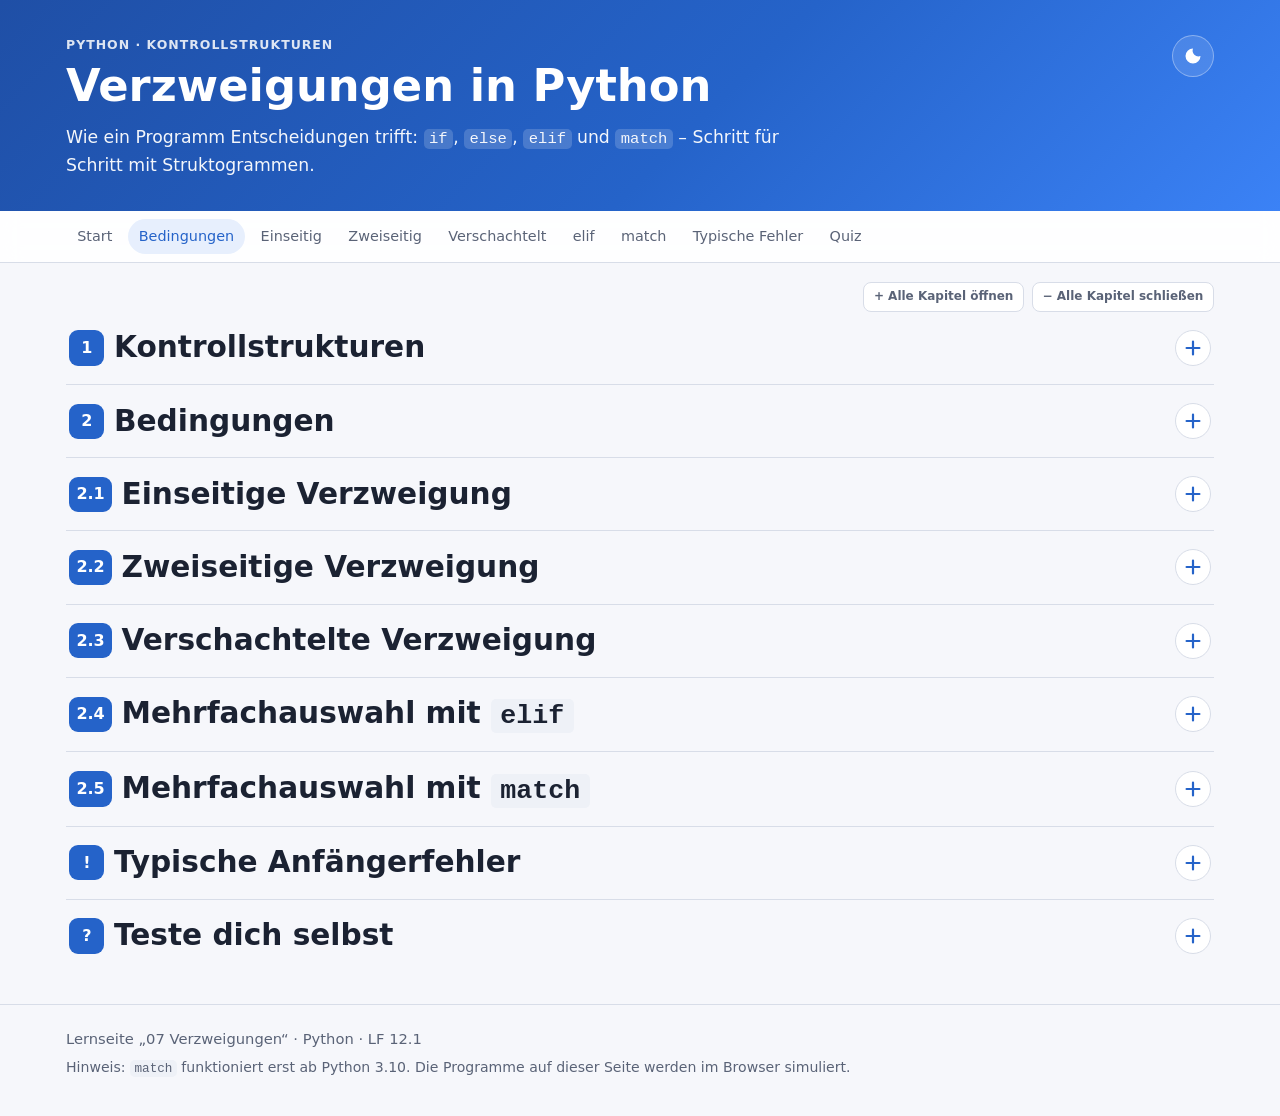
<file: index.html>
<!DOCTYPE html>
<html lang="de">
<head>
  <meta charset="utf-8">
  <meta name="viewport" content="width=device-width, initial-scale=1">
  <title>Verzweigungen in Python</title>
  <meta name="description" content="Interaktive Lernseite zu if, else, elif und match in Python – mit klickbaren Struktogrammen.">
  <meta name="theme-color" content="#2563c9">
  <link rel="icon" href="data:image/svg+xml,%3Csvg xmlns='http://www.w3.org/2000/svg' viewBox='0 0 32 32'%3E%3Crect width='32' height='32' rx='7' fill='%232563c9'/%3E%3Cpath d='M4 8h24L16 22z' fill='none' stroke='white' stroke-width='2.5' stroke-linejoin='round'/%3E%3C/svg%3E">
  <link rel="stylesheet" href="css/style.css">
</head>
<body>

<header class="hero">
  <div class="wrap hero-inner">
    <div>
      <p class="eyebrow">Python · Kontrollstrukturen</p>
      <h1>Verzweigungen in Python</h1>
      <p class="lead">Wie ein Programm Entscheidungen trifft: <code>if</code>, <code>else</code>, <code>elif</code> und <code>match</code> – Schritt für Schritt mit Struktogrammen.</p>
    </div>
    <button class="theme-toggle" type="button" aria-label="Hell/Dunkel umschalten" title="Hell/Dunkel umschalten">
      <svg viewBox="0 0 24 24" width="20" height="20" aria-hidden="true"><path d="M12 3a9 9 0 1 0 9 9 7 7 0 0 1-9-9z" fill="currentColor"/></svg>
    </button>
  </div>
</header>

<nav class="toc" aria-label="Inhalt">
  <div class="wrap toc-inner">
    <a href="#start">Start</a>
    <a href="#bedingungen">Bedingungen</a>
    <a href="#einseitig">Einseitig</a>
    <a href="#zweiseitig">Zweiseitig</a>
    <a href="#verschachtelt">Verschachtelt</a>
    <a href="#elif">elif</a>
    <a href="#match">match</a>
    <a href="#fehler">Typische Fehler</a>
    <a href="#quiz">Quiz</a>
  </div>
</nav>

<main class="wrap">

  <!-- 1 Kontrollstrukturen -->
  <section id="start" class="section">
    <h2><span class="num">1</span> Kontrollstrukturen</h2>
    <p>Bisher liefen unsere Programme einfach <strong>von oben nach unten</strong> durch – Zeile für Zeile. Im echten Leben hängt aber vieles von Bedingungen ab: <em>Wenn</em> es regnet, nehme ich einen Schirm mit. Damit Programme so etwas können, gibt es <strong>Kontrollstrukturen</strong>.</p>

    <div class="tree" role="img" aria-label="Übersicht der Kontrollstrukturen: Sequenz, Verzweigung und Schleife">
      <div class="tree-root">Kontrollstrukturen</div>
      <div class="tree-branches">
        <div class="tree-branch">
          <div class="tree-node">Anweisungsfolge<small>Sequenz</small></div>
        </div>
        <div class="tree-branch is-focus">
          <div class="tree-node">Verzweigung<small>Selektion – dieses Thema</small></div>
          <ul>
            <li><a href="#einseitig">Einseitige Verzweigung</a></li>
            <li><a href="#zweiseitig">Zweiseitige Verzweigung</a></li>
            <li><a href="#elif">Mehrfachauswahl</a></li>
          </ul>
        </div>
        <div class="tree-branch is-muted">
          <div class="tree-node">Schleife<small>Iteration – kommt später</small></div>
          <ul>
            <li>Kopfgesteuerte Schleife</li>
            <li>Fußgesteuerte Schleife</li>
            <li>Zählschleife</li>
          </ul>
        </div>
      </div>
    </div>

    <div class="howto">
      <h3>So benutzt du diese Seite</h3>
      <ol>
        <li><strong>Tippe auf ein Feld im Struktogramm</strong> – die passenden Codezeilen werden <mark class="sw sw-sel">gelb</mark> markiert und erklärt.</li>
        <li><strong>Tippe auf eine Codezeile</strong> – das passende Feld im Struktogramm leuchtet auf.</li>
        <li><strong>Drücke „Ausführen“</strong> – das Programm läuft Schritt für Schritt, der durchlaufene Weg wird <mark class="sw sw-run">grün</mark>.</li>
      </ol>
    </div>
  </section>

  <!-- 2 Bedingungen -->
  <section id="bedingungen" class="section">
    <h2><span class="num">2</span> Bedingungen</h2>
    <p>Bei einer Verzweigung hängt der weitere Ablauf von einer <strong>Bedingung</strong> ab. Eine Bedingung ist eine Frage, die der Computer nur mit <code>True</code> (wahr) oder <code>False</code> (falsch) beantworten kann. Dafür nutzt man <strong>Vergleichsoperatoren</strong>:</p>

    <div class="table-wrap">
      <table class="ops">
        <thead><tr><th>Operator</th><th>Bedeutung</th><th>Beispiel</th><th>Ergebnis</th></tr></thead>
        <tbody>
          <tr><td><code>==</code></td><td>gleich</td><td><code>5 == 5</code></td><td class="t">True</td></tr>
          <tr><td><code>!=</code></td><td>ungleich</td><td><code>5 != 3</code></td><td class="t">True</td></tr>
          <tr><td><code>&gt;</code></td><td>größer als</td><td><code>3 &gt; 7</code></td><td class="f">False</td></tr>
          <tr><td><code>&lt;</code></td><td>kleiner als</td><td><code>3 &lt; 7</code></td><td class="t">True</td></tr>
          <tr><td><code>&gt;=</code></td><td>größer oder gleich</td><td><code>7 &gt;= 7</code></td><td class="t">True</td></tr>
          <tr><td><code>&lt;=</code></td><td>kleiner oder gleich</td><td><code>8 &lt;= 7</code></td><td class="f">False</td></tr>
        </tbody>
      </table>
    </div>

    <div class="callout warn">
      <strong>Achtung:</strong> <code>=</code> und <code>==</code> sind nicht dasselbe! <code>x = 5</code> <em>speichert</em> 5 in x. <code>x == 5</code> <em>fragt</em>, ob x gleich 5 ist.
    </div>

    <div class="card tester" id="tester">
      <h3>Probier's aus: Bedingungs-Tester</h3>
      <div class="tester-row">
        <input type="number" id="t-a" value="7" aria-label="Linker Wert">
        <select id="t-op" aria-label="Operator">
          <option>==</option><option>!=</option><option selected>&gt;</option><option>&lt;</option><option>&gt;=</option><option>&lt;=</option>
        </select>
        <input type="number" id="t-b" value="5" aria-label="Rechter Wert">
        <span class="arrow">→</span>
        <output id="t-out" class="bool">True</output>
      </div>
    </div>

    <h3>Bedingungen verknüpfen: <code>and</code>, <code>or</code>, <code>not</code></h3>
    <p>Mehrere Bedingungen kann man mit <strong>logischen Operatoren</strong> verbinden:</p>
    <ul class="plain">
      <li><code>and</code> – nur wahr, wenn <strong>beide</strong> Bedingungen wahr sind.</li>
      <li><code>or</code> – wahr, wenn <strong>mindestens eine</strong> Bedingung wahr ist.</li>
      <li><code>not</code> – dreht das Ergebnis um: aus <code>True</code> wird <code>False</code> und umgekehrt.</li>
    </ul>

    <div class="card logic" id="logic">
      <h3>Tippe auf A oder B, um den Wert zu ändern</h3>
      <div class="logic-toggles">
        <button type="button" class="bool-btn" data-var="A" aria-pressed="true">A = <b>True</b></button>
        <button type="button" class="bool-btn" data-var="B" aria-pressed="false">B = <b>False</b></button>
      </div>
      <div class="logic-results">
        <div><code>A and B</code><output class="bool" data-expr="and"></output></div>
        <div><code>A or B</code><output class="bool" data-expr="or"></output></div>
        <div><code>not A</code><output class="bool" data-expr="not"></output></div>
      </div>
    </div>
  </section>

  <!-- 2.1 Einseitig -->
  <section id="einseitig" class="section">
    <h2><span class="num">2.1</span> Einseitige Verzweigung</h2>
    <p>Es wird <strong>eine Bedingung</strong> geprüft. Ist sie wahr, wird ein Block ausgeführt. Ist sie falsch, passiert <strong>nichts</strong> – das Programm macht einfach nach der Verzweigung weiter. Im Struktogramm steht dafür im Falsch-Zweig das Zeichen <strong>∅</strong> (leer).</p>
    <div class="syntax">
      <div class="syntax-label">Syntax</div>
<pre class="py">
if Bedingung:
    Anweisung1
    Anweisung2
</pre>
    </div>
    <p><strong>Beispiel:</strong> Das Programm fragt nach der Temperatur. Nur wenn es wärmer als 25 °C ist, gibt es einen Hinweis aus.</p>
    <div class="example" data-example="einseitig"></div>
  </section>

  <!-- 2.2 Zweiseitig -->
  <section id="zweiseitig" class="section">
    <h2><span class="num">2.2</span> Zweiseitige Verzweigung</h2>
    <p>Jetzt gibt es eine <strong>Alternative</strong>: Ist die Bedingung falsch, wird der <code>else</code>-Block ausgeführt. Es wird also <strong>immer genau einer</strong> der beiden Zweige ausgeführt – nie beide, nie keiner.</p>
    <div class="syntax">
      <div class="syntax-label">Syntax</div>
<pre class="py">
if Bedingung:
    Anweisung1
else:
    Anweisung2
</pre>
    </div>
    <p><strong>Beispiel:</strong> Ein Laden hat von 8 bis 18 Uhr geöffnet. Die Bedingung verknüpft zwei Vergleiche mit <code>and</code> – die Uhrzeit muss <em>beide</em> erfüllen.</p>
    <div class="example" data-example="zweiseitig"></div>
  </section>

  <!-- 2.3 Verschachtelt -->
  <section id="verschachtelt" class="section">
    <h2><span class="num">2.3</span> Verschachtelte Verzweigung</h2>
    <p>Manchmal muss man nach einer Entscheidung <strong>noch eine weitere Frage</strong> stellen. Dann steht eine Verzweigung <em>innerhalb</em> einer anderen. Im Code erkennst du das an der <strong>doppelten Einrückung</strong>, im Struktogramm an dem kleineren Dreieck im Wahr- oder Falsch-Zweig.</p>
    <p><strong>Beispiel:</strong> Was soll ich anziehen? Zuerst wird gefragt, ob es regnet – danach je nach Antwort, wie warm es ist.</p>
    <div class="example" data-example="verschachtelt"></div>
    <div class="callout">
      <strong>Wichtig:</strong> Es wird immer nur <em>ein</em> Weg durch das Struktogramm genommen. Ist die äußere Bedingung wahr, wird der gesamte Falsch-Zweig (rechte Hälfte) übersprungen – auch die innere Bedingung dort wird gar nicht geprüft.
    </div>
  </section>

  <!-- 2.4 elif -->
  <section id="elif" class="section">
    <h2><span class="num">2.4</span> Mehrfachauswahl mit <code>elif</code></h2>
    <p><code>elif</code> ist die Abkürzung für <strong>„else if“</strong> – „sonst, wenn …“. Eine <code>elif</code>-Bedingung wird nur geprüft, wenn alle Bedingungen <em>davor</em> falsch waren. Anders als <code>else</code> braucht <code>elif</code> immer eine eigene Bedingung.</p>
    <div class="syntax">
      <div class="syntax-label">Syntax</div>
<pre class="py">
if Bedingung1:
    Anweisung1
elif Bedingung2:
    Anweisung2
else:
    Anweisung3
</pre>
    </div>
    <p><strong>Beispiel:</strong> Die Temperatur wird in Bereiche eingeteilt. Im Struktogramm sieht man gut: Jedes <code>elif</code> ist eine neue Verzweigung im Falsch-Zweig der vorherigen – wie eine Treppe.</p>
    <div class="example" data-example="elif"></div>
    <div class="callout">
      <strong>Die Reihenfolge zählt!</strong> Gib einmal 10 °C ein: 10 ist kleiner als 15 <em>und</em> kleiner als 25. Trotzdem erscheint nur „kühl“, denn nach dem ersten Treffer werden alle weiteren Zweige übersprungen.
    </div>
  </section>

  <!-- 2.5 match -->
  <section id="match" class="section">
    <h2><span class="num">2.5</span> Mehrfachauswahl mit <code>match</code></h2>
    <p>Wenn eine Variable mit <strong>vielen möglichen Werten</strong> verglichen werden soll, ist eine <strong>Fallunterscheidung</strong> übersichtlicher. In anderen Sprachen heißt das <code>switch-case</code>, in Python (ab Version 3.10) <code>match</code>.</p>
    <div class="syntax">
      <div class="syntax-label">Syntax</div>
<pre class="py">
match Variable:
    case Wert1:
        Anweisung1
    case Wert2:
        Anweisung2
    case _:
        Anweisung3
</pre>
    </div>
    <ul class="plain">
      <li>Die Fälle werden <strong>von oben nach unten</strong> verglichen. Beim ersten Treffer wird der Block ausgeführt – danach geht es <strong>nach</strong> der match-Anweisung weiter.</li>
      <li><code>case _</code> ist der „Sonst“-Fall – wie <code>else</code>. Er greift, wenn kein anderer Fall passt.</li>
      <li>Verglichen werden können z. B. ganze Zahlen, Kommazahlen, Texte und Wahrheitswerte.</li>
    </ul>

    <p><strong>Beispiel 1:</strong> Eine Fußgänger-Ampel. Teste auch einmal eine Farbe wie „blau“ oder „Rot“ mit großem R!</p>
    <div class="example" data-example="ampel"></div>

    <h3>Mehrere Werte in einem Fall: der Operator <code>|</code></h3>
    <p>Mit <code>|</code> (gesprochen „oder“) kann man mehrere Werte zu <strong>einem</strong> Fall zusammenfassen.</p>
    <p><strong>Beispiel 2:</strong> Ist heute Wochenende oder Schultag?</p>
    <div class="example" data-example="wochentag"></div>

    <h3>Zusatzbedingung mit <code>if</code> im case</h3>
    <p>Hinter einem <code>case</code> kann zusätzlich eine Bedingung mit <code>if</code> stehen. Der Fall greift dann nur, wenn der Wert passt <strong>und</strong> die Bedingung wahr ist:</p>
<pre class="py block">
note = 4
hausaufgaben = True

match note:
    case 1 | 2 | 3 | 4 if hausaufgaben == True:
        print("Bestanden")
    case 1 | 2 | 3 | 4 if hausaufgaben == False:
        print("Nicht bestanden – Hausaufgaben fehlen")
    case 5 | 6:
        print("Nicht bestanden")
</pre>
    <div class="callout tip">
      <strong>match oder elif?</strong> <code>match</code> eignet sich, wenn du eine Variable mit <em>festen Werten</em> vergleichst (z. B. „rot“, „gelb“, „grün“). Für <em>Bereiche</em> wie „kleiner als 15“ nimmst du <code>if</code> / <code>elif</code>.
    </div>
  </section>

  <!-- Fehler -->
  <section id="fehler" class="section">
    <h2><span class="num">!</span> Typische Anfängerfehler</h2>
    <div class="errors">
      <div class="err-card">
        <h3>Doppelpunkt vergessen</h3>
<pre class="py bad">if alter >= 18</pre>
<pre class="py good">if alter >= 18:</pre>
        <p>Hinter <code>if</code>, <code>elif</code>, <code>else</code>, <code>match</code> und <code>case</code> steht immer ein Doppelpunkt.</p>
      </div>
      <div class="err-card">
        <h3>Falsch eingerückt</h3>
<pre class="py bad">if alter >= 18:
print("Volljährig")</pre>
<pre class="py good">if alter >= 18:
    print("Volljährig")</pre>
        <p>Alles, was zum Zweig gehört, wird um <strong>4 Leerzeichen</strong> eingerückt. Die Einrückung entscheidet, was zum <code>if</code> gehört!</p>
      </div>
      <div class="err-card">
        <h3><code>=</code> statt <code>==</code></h3>
<pre class="py bad">if farbe = "rot":</pre>
<pre class="py good">if farbe == "rot":</pre>
        <p>Für einen Vergleich braucht man zwei Gleichheitszeichen.</p>
      </div>
      <div class="err-card">
        <h3>Text statt Zahl vergleichen</h3>
<pre class="py bad">alter = input("Alter? ")
if alter >= 18:</pre>
<pre class="py good">alter = int(input("Alter? "))
if alter >= 18:</pre>
        <p><code>input()</code> liefert immer einen Text. Mit <code>int()</code> wird daraus eine Zahl, mit der man rechnen und vergleichen kann.</p>
      </div>
    </div>
  </section>

  <!-- Quiz -->
  <section id="quiz" class="section">
    <h2><span class="num">?</span> Teste dich selbst</h2>
    <p>Wähle jeweils eine Antwort. Du bekommst sofort eine Rückmeldung.</p>
    <div id="quiz-list" class="quiz"></div>
    <p id="quiz-score" class="quiz-score" aria-live="polite"></p>
  </section>

</main>

<footer class="footer">
  <div class="wrap">
    <p>Lernseite „07 Verzweigungen“ · Python · LF 12.1</p>
    <p class="small">Hinweis: <code>match</code> funktioniert erst ab Python 3.10. Die Programme auf dieser Seite werden im Browser simuliert.</p>
  </div>
</footer>

<script src="js/main.js" defer></script>
</body>
</html>
</file>
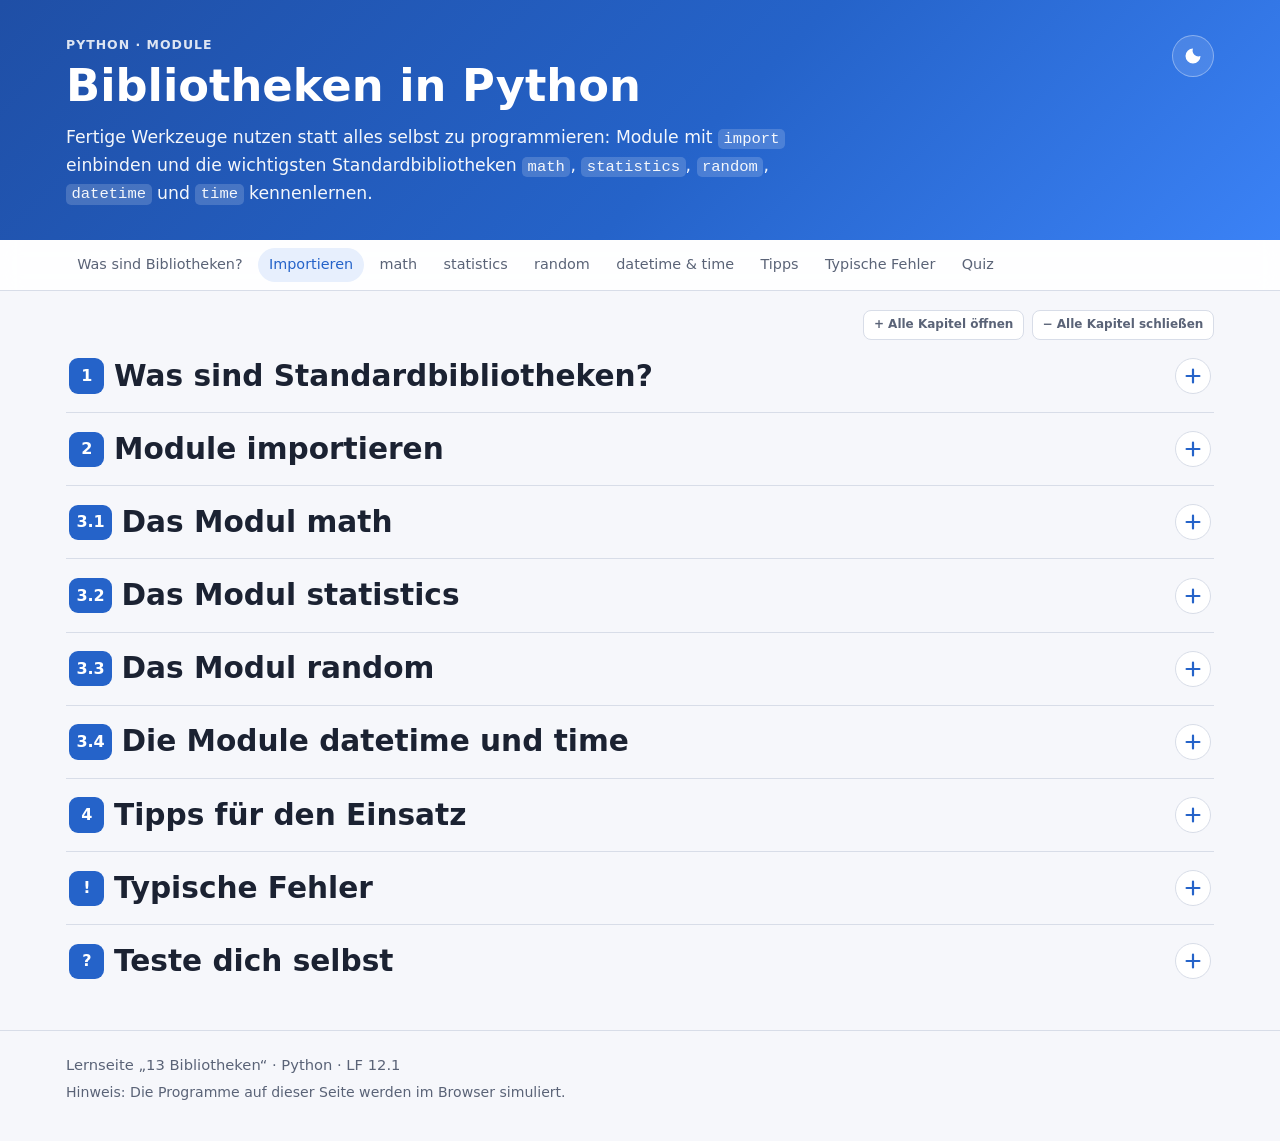
<file: bibliotheken/index.html>
<!DOCTYPE html>
<html lang="de">
<head>
  <meta charset="utf-8">
  <meta name="viewport" content="width=device-width, initial-scale=1">
  <title>Bibliotheken in Python</title>
  <meta name="description" content="Interaktive Lernseite zu Standardbibliotheken in Python: import, from … import, Alias, sowie math, statistics, random, datetime und time.">
  <meta name="theme-color" content="#2563c9">
  <link rel="icon" href="data:image/svg+xml,%3Csvg xmlns='http://www.w3.org/2000/svg' viewBox='0 0 32 32'%3E%3Crect width='32' height='32' rx='7' fill='%232563c9'/%3E%3Ctext x='16' y='21.5' font-family='Arial' font-weight='bold' font-size='11' fill='white' text-anchor='middle'%3Eimp%3C/text%3E%3C/svg%3E">
  <link rel="stylesheet" href="css/style.css">
</head>
<body>

<header class="hero">
  <div class="wrap hero-inner">
    <div>
      <p class="eyebrow">Python · Module</p>
      <h1>Bibliotheken in Python</h1>
      <p class="lead">Fertige Werkzeuge nutzen statt alles selbst zu programmieren: Module mit <code>import</code> einbinden und die wichtigsten Standardbibliotheken <code>math</code>, <code>statistics</code>, <code>random</code>, <code>datetime</code> und <code>time</code> kennenlernen.</p>
    </div>
    <button class="theme-toggle" type="button" aria-label="Hell/Dunkel umschalten" title="Hell/Dunkel umschalten">
      <svg viewBox="0 0 24 24" width="20" height="20" aria-hidden="true"><path d="M12 3a9 9 0 1 0 9 9 7 7 0 0 1-9-9z" fill="currentColor"/></svg>
    </button>
  </div>
</header>

<nav class="toc" aria-label="Inhalt">
  <div class="wrap toc-inner">
    <a href="#was">Was sind Bibliotheken?</a>
    <a href="#import">Importieren</a>
    <a href="#math">math</a>
    <a href="#statistics">statistics</a>
    <a href="#random">random</a>
    <a href="#datetime">datetime &amp; time</a>
    <a href="#tipps">Tipps</a>
    <a href="#fehler">Typische Fehler</a>
    <a href="#quiz">Quiz</a>
  </div>
</nav>

<main class="wrap">
  <!-- 1 Was -->
  <section id="was" class="section">
    <h2><span class="num">1</span> Was sind Standardbibliotheken?</h2>
    <p>Python wird mit einer großen Sammlung fertiger <strong>Module</strong> ausgeliefert – der <strong>Standardbibliothek</strong>. Ein Modul ist eine Python-Datei mit Funktionen (und Konstanten) zu einem Thema. Statt z. B. eine Wurzelfunktion selbst zu programmieren, nutzt man die fertige Funktion aus dem Modul <code>math</code>.</p>
    <div class="table-wrap">
      <table class="ops">
        <thead><tr><th>Bereich</th><th>Module (Auswahl)</th></tr></thead>
        <tbody>
          <tr><td>Mathematik und Statistik</td><td><code>math</code>, <code>random</code>, <code>statistics</code></td></tr>
          <tr><td>Datum und Zeit</td><td><code>datetime</code>, <code>time</code></td></tr>
          <tr><td>Dateien und Betriebssystem</td><td><code>os</code>, <code>shutil</code>, <code>pathlib</code></td></tr>
          <tr><td>Datenformate</td><td><code>csv</code>, <code>json</code>, <code>xml</code></td></tr>
          <tr><td>Netzwerk</td><td><code>socket</code>, <code>http</code></td></tr>
          <tr><td>Textbearbeitung</td><td><code>re</code> (reguläre Ausdrücke)</td></tr>
          <tr><td>Fehlerbehandlung und Protokolle</td><td><code>logging</code>, <code>traceback</code></td></tr>
        </tbody>
      </table>
    </div>
    <div class="callout">
      <strong>Standardbibliothek oder externe Bibliothek?</strong> Module der Standardbibliothek sind in Python bereits enthalten – eine Installation ist <strong>nicht</strong> nötig. Daneben gibt es unzählige <strong>externe</strong> Bibliotheken (z. B. <code>tabulate</code>, <code>numpy</code>, <code>pandas</code>). Diese muss man zuerst im Terminal installieren, z. B. mit <code>py -m pip install tabulate</code> (Windows) bzw. <code>python3 -m pip install tabulate</code>.
    </div>
  </section>

  <!-- 2 Import -->
  <section id="import" class="section">
    <h2><span class="num">2</span> Module importieren</h2>
    <p>Bevor man ein Modul nutzen kann, muss man es mit <code>import</code> einbinden. Import-Anweisungen stehen üblicherweise <strong>ganz oben</strong> in der Programmdatei. Es gibt drei gängige Varianten:</p>
    <div class="table-wrap">
      <table class="ops">
        <thead><tr><th>Variante</th><th>Aufruf danach</th><th>Wann verwenden?</th></tr></thead>
        <tbody>
          <tr><td><code>import math</code><br><small>ganzes Modul</small></td><td><code>math.sqrt(16)</code></td><td>Wenn man mehrere Funktionen aus dem Modul braucht. <b>Vorteil:</b> Man sieht sofort, woher eine Funktion stammt. <b>Nachteil:</b> Der Modulname muss vor jeder Funktion stehen.</td></tr>
          <tr><td><code>from math import sqrt, pi</code><br><small>einzelne Funktionen</small></td><td><code>sqrt(16)</code></td><td>Wenn man nur wenige Funktionen braucht. <b>Vorteil:</b> kürzerer Code. <b>Nachteil:</b> Bei vielen Funktionen weiß man nicht mehr, woher sie kommen.</td></tr>
          <tr><td><code>import datetime as dt</code><br><small>mit Alias (Kurzname)</small></td><td><code>dt.datetime.now()</code></td><td>Wenn der Modulname lang ist oder oft vorkommt. Üblich auch bei externen Bibliotheken: <code>import numpy as np</code>.</td></tr>
        </tbody>
      </table>
    </div>
    <div class="callout warn">
      <strong>Besser vermeiden:</strong> <code>from math import *</code> importiert alle Namen eines Moduls auf einmal. Dann ist nicht mehr erkennbar, woher eine Funktion stammt, und gleichnamige Funktionen können sich gegenseitig überschreiben.
    </div>

    <div class="card" id="imp-lab">
      <h3>Import-Labor: Welcher Aufruf funktioniert nach welchem Import?</h3>
      <div class="lab-row">
        <div class="field wide"><label for="imp-i">Import-Anweisung</label>
          <select id="imp-i">
            <option value="mod">import math</option>
            <option value="from">from math import sqrt</option>
            <option value="from2">from math import sqrt, pi</option>
            <option value="alias">import math as m</option>
            <option value="none">(kein Import)</option>
          </select>
        </div>
        <div class="field wide"><label for="imp-c">Aufruf</label>
          <select id="imp-c">
            <option value="math.sqrt">print(math.sqrt(16))</option>
            <option value="sqrt">print(sqrt(16))</option>
            <option value="m.sqrt">print(m.sqrt(16))</option>
            <option value="pi">print(pi)</option>
            <option value="math.pi">print(math.pi)</option>
          </select>
        </div>
      </div>
      <pre class="py no-hl" id="imp-code"></pre>
      <div class="tool-result" id="imp-out" aria-live="polite"></div>
    </div>
  </section>

  <!-- 3 math -->
  <section id="math" class="section">
    <h2><span class="num">3.1</span> Das Modul math</h2>
    <p><code>math</code> enthält mathematische Funktionen und Konstanten – für Berechnungen in Technik, Physik oder Geometrie.</p>
    <div class="table-wrap">
      <table class="ops">
        <thead><tr><th>Aufruf</th><th>Bedeutung</th><th>Beispiel</th></tr></thead>
        <tbody>
          <tr><td><code>math.sqrt(x)</code></td><td>Quadratwurzel</td><td><code>math.sqrt(16)</code> → <code>4.0</code></td></tr>
          <tr><td><code>math.pi</code></td><td>Kreiszahl π (Konstante, keine Klammern!)</td><td><code>3.141592653589793</code></td></tr>
          <tr><td><code>math.ceil(x)</code> / <code>math.floor(x)</code></td><td>aufrunden / abrunden auf eine ganze Zahl</td><td><code>math.ceil(2.1)</code> → <code>3</code></td></tr>
          <tr><td><code>math.pow(x, y)</code></td><td>Potenz als Kommazahl</td><td><code>math.pow(2, 3)</code> → <code>8.0</code></td></tr>
          <tr><td><code>math.sin(x)</code>, <code>math.cos(x)</code></td><td>Winkelfunktionen (x im Bogenmaß)</td><td><code>math.sin(math.pi / 2)</code> → <code>1.0</code></td></tr>
          <tr><td><code>math.radians(g)</code></td><td>Grad ins Bogenmaß umrechnen</td><td><code>math.radians(180)</code> → <code>3.141592653589793</code></td></tr>
        </tbody>
      </table>
    </div>
    <div class="card" id="math-lab">
      <h3>math ausprobieren</h3>
      <div class="lab-row">
        <div class="field"><label for="ml-f">Funktion</label>
          <select id="ml-f">
            <option>sqrt</option><option>ceil</option><option>floor</option><option>sin (Grad)</option><option>cos (Grad)</option><option>log10</option>
          </select>
        </div>
        <div class="field"><label for="ml-x">x</label><input id="ml-x" type="text" inputmode="decimal" value="2" autocomplete="off"></div>
      </div>
      <div class="tool-result" id="ml-out" aria-live="polite"></div>
    </div>
    <p><strong>Beispiel:</strong> Ein Programm berechnet Fläche und Umfang eines Kreises mit <code>math.pi</code>. Hier gibt es ein Struktogramm zum Anklicken.</p>
    <div class="example" data-example="kreis"></div>
  </section>

  <!-- statistics -->
  <section id="statistics" class="section">
    <h2><span class="num">3.2</span> Das Modul statistics</h2>
    <p><code>statistics</code> berechnet statistische Kennzahlen einer Liste von Zahlen – z. B. für die Auswertung von Messwerten, Noten oder Umsätzen.</p>
    <div class="table-wrap">
      <table class="ops">
        <thead><tr><th>Aufruf</th><th>Bedeutung</th></tr></thead>
        <tbody>
          <tr><td><code>statistics.mean(daten)</code></td><td>Mittelwert (Durchschnitt)</td></tr>
          <tr><td><code>statistics.median(daten)</code></td><td>Median: der mittlere Wert der sortierten Daten</td></tr>
          <tr><td><code>statistics.mode(daten)</code></td><td>Modus: der häufigste Wert</td></tr>
          <tr><td><code>statistics.stdev(daten)</code></td><td>Standardabweichung (Streuung um den Mittelwert)</td></tr>
        </tbody>
      </table>
    </div>
    <div class="card" id="stat-lab">
      <h3>statistics ausprobieren</h3>
      <div class="lab-row">
        <div class="field wide"><label for="sl-d">daten (Zahlen mit Komma getrennt)</label><input id="sl-d" type="text" value="1, 2, 3, 4, 5" autocomplete="off"></div>
      </div>
      <pre class="py no-hl" id="sl-code"></pre>
      <div class="result-grid stacked" id="sl-out" aria-live="polite"></div>
    </div>
  </section>

  <!-- random -->
  <section id="random" class="section">
    <h2><span class="num">3.3</span> Das Modul random</h2>
    <p><code>random</code> liefert Zufallszahlen und zufällige Auswahlen – für Spiele, Simulationen oder Testdaten.</p>
    <div class="table-wrap">
      <table class="ops">
        <thead><tr><th>Aufruf</th><th>Bedeutung</th></tr></thead>
        <tbody>
          <tr><td><code>random.randint(a, b)</code></td><td>zufällige ganze Zahl von a bis b (<strong>beide</strong> Grenzen sind möglich)</td></tr>
          <tr><td><code>random.uniform(a, b)</code></td><td>zufällige Kommazahl zwischen a und b</td></tr>
          <tr><td><code>random.random()</code></td><td>zufällige Kommazahl zwischen 0 und 1</td></tr>
          <tr><td><code>random.choice(liste)</code></td><td>zufälliges Element einer Liste</td></tr>
          <tr><td><code>random.shuffle(liste)</code></td><td>mischt die Liste (verändert sie selbst, gibt <code>None</code> zurück)</td></tr>
        </tbody>
      </table>
    </div>
    <div class="card" id="rnd-lab">
      <h3>random ausprobieren – jeder Klick liefert ein neues Ergebnis</h3>
      <div class="seg" role="group" aria-label="Funktion">
        <button type="button" data-r="randint" aria-pressed="false">random.randint(1, 6)</button>
        <button type="button" data-r="uniform" aria-pressed="false">random.uniform(1, 20)</button>
        <button type="button" data-r="random" aria-pressed="false">random.random()</button>
        <button type="button" data-r="choice" aria-pressed="false">random.choice(ausreden)</button>
        <button type="button" data-r="shuffle" aria-pressed="false">random.shuffle(ausreden)</button>
      </div>
      <div class="lab-log" id="rnd-log" aria-live="polite"></div>
      <div class="run-buttons"><button type="button" class="btn" id="rnd-reset">Zurücksetzen</button></div>
    </div>
      <aside class="ntk" data-title="Wie entstehen Zufallszahlen – und sind sie wirklich zufällig?">
<p>Ein Computer arbeitet <strong>deterministisch</strong>: Gleiche Eingabe führt immer zum gleichen Ergebnis. Echter Zufall ist so nicht möglich. Python verwendet deshalb einen <strong>Pseudozufallszahlengenerator</strong> (den „Mersenne Twister“): Eine Formel berechnet aus einem <strong>Startwert</strong> (englisch <em>seed</em>) eine sehr lange Zahlenfolge, die zufällig <em>aussieht</em>.</p>
      <p>Mit demselben Startwert entsteht immer dieselbe Folge – nach <code>random.seed(42)</code> liefert <code>random.randint(1, 6)</code> bei jedem Programmstart dieselben Würfe. Das ist zum Testen praktisch. Ohne <code>seed()</code> holt sich Python einen Startwert vom Betriebssystem, das dafür z. B. Zeitpunkte von Tastendrücken oder Hardware-Ereignissen sammelt.</p>
      <p>Für Passwörter und Sicherheitsanwendungen ist <code>random</code> ungeeignet, weil sich die Folge mit genug Aufwand vorhersagen lässt. Dafür gibt es das Modul <code>secrets</code>. Wie gefährlich schlechter Zufall ist, zeigte 2008 ein Fehler in Debian Linux: Nach einer fehlerhaften Code-Änderung gab es für Verschlüsselungsschlüssel nur noch rund 32 000 mögliche Startwerte – alle damit erzeugten Schlüssel ließen sich in kurzer Zeit durchprobieren.</p>
    </aside>
  </section>

  <!-- datetime/time -->
  <section id="datetime" class="section">
    <h2><span class="num">3.4</span> Die Module datetime und time</h2>
    <p><code>datetime</code> arbeitet mit <strong>Datum und Uhrzeit</strong>: aktuelles Datum abfragen, mit Daten rechnen (z. B. „in 30 Tagen“) und Datumswerte formatiert ausgeben. <code>time</code> eignet sich für <strong>Zeitmessungen</strong> und Pausen.</p>
<pre class="py block">
import datetime as dt

jetzt = dt.datetime.now()                      # aktuelles Datum und Uhrzeit
in_30_tagen = jetzt + dt.timedelta(days=30)    # mit Daten rechnen
print(jetzt.strftime("%d.%m.%Y %H:%M"))        # deutsches Format, z. B. 21.10.2026 14:05
</pre>
    <div class="card" id="dt-lab">
      <h3>datetime ausprobieren</h3>
      <div class="lab-row">
        <div class="field"><label for="dt-d">days in timedelta</label><input id="dt-d" type="text" inputmode="numeric" value="30" autocomplete="off"></div>
      </div>
      <div class="tool-result" id="dt-out" aria-live="polite"></div>
      <p class="tool-note">Formatkürzel: <code>%d</code> Tag, <code>%m</code> Monat, <code>%Y</code> Jahr, <code>%H</code> Stunde, <code>%M</code> Minute, <code>%S</code> Sekunde.</p>
    </div>
<pre class="py block">
import time

start = time.time()      # Sekunden seit dem 1.1.1970 (Zeitstempel)
time.sleep(2)            # Programm 2 Sekunden anhalten
ende = time.time()
print(ende - start)      # ca. 2.0 – so misst man Laufzeiten
</pre>
    <div class="card" id="tm-lab">
      <h3>time ausprobieren: Stoppuhr</h3>
      <div class="lab-row">
        <button type="button" class="btn primary" id="tm-start">start = time.time()</button>
        <button type="button" class="btn" id="tm-stop" disabled>ende = time.time()</button>
      </div>
      <div class="lab-log" id="tm-log" aria-live="polite"></div>
    </div>
      <aside class="ntk" data-title="Woher kennt der PC Datum und Uhrzeit?">
<p>Auf der Hauptplatine jedes Computers läuft eine kleine <strong>Echtzeituhr</strong>, die von einer Knopfzelle versorgt wird – auch wenn der PC ausgeschaltet ist. Sie geht allerdings ungenau. Deshalb gleicht das Betriebssystem die Uhrzeit regelmäßig über das Internet mit <strong>Zeitservern</strong> ab (Network Time Protocol, NTP). Diese erhalten ihre Zeit letztlich von Atomuhren – in Deutschland von der Physikalisch-Technischen Bundesanstalt (PTB) in Braunschweig.</p>
      <p>Intern zählt der Computer die Sekunden seit dem <strong>1. Januar 1970, 0 Uhr</strong> (UTC) – genau diese Zahl liefert <code>time.time()</code>.</p>
      <p><strong>Typische Probleme beim Programmieren:</strong></p>
      <ul>
        <li><strong>Zeitzonen:</strong> 9 Uhr in Berlin ist nicht 9 Uhr in New York. Ein Server kann in einer anderen Zeitzone laufen als der Nutzer.</li>
        <li><strong>Sommerzeit:</strong> Am Tag der Zeitumstellung gibt es 2:30 Uhr gar nicht – oder zweimal.</li>
        <li><strong>Schaltjahre:</strong> Der 29. Februar bringt schlecht getestete Programme immer wieder zum Absturz.</li>
        <li><strong>Datumsformate:</strong> 03.04.2026 ist in Deutschland der 3. April, in den USA (04/03/2026) wäre dasselbe Datum anders geschrieben.</li>
        <li><strong>Jahr-2038-Problem:</strong> Ältere Systeme speichern die Sekunden seit 1970 in einer 32-Bit-Zahl. Am 19. Januar 2038 läuft sie über – ähnlich wie beim „Millennium-Bug“ zum Jahr 2000.</li>
      </ul>
    </aside>
  </section>

  <!-- Tipps -->
  <section id="tipps" class="section">
    <h2><span class="num">4</span> Tipps für den Einsatz</h2>
    <div class="table-wrap">
      <table class="ops">
        <thead><tr><th>Modul</th><th>Typische Anwendungen</th></tr></thead>
        <tbody>
          <tr><td><code>math</code></td><td>Berechnungen in Physik, Technik, Geometrie, Trigonometrie</td></tr>
          <tr><td><code>statistics</code></td><td>Datenanalyse: Mittelwerte, Median, Streuung</td></tr>
          <tr><td><code>random</code></td><td>Spiele, Simulationen, zufällige Auswahl, Testdaten</td></tr>
          <tr><td><code>datetime</code></td><td>Kalenderfunktionen, Fristen und Laufzeiten berechnen, Zeitstempel</td></tr>
          <tr><td><code>time</code></td><td>Laufzeiten messen, Pausen, Zeitsteuerung</td></tr>
        </tbody>
      </table>
    </div>
    <ul class="plain">
      <li><strong>Dokumentation nutzen:</strong> Alle Module sind unter <a href="https://docs.python.org/3/library/" target="_blank" rel="noopener">docs.python.org/3/library</a> beschrieben. Im Programm hilft <code>help(math.sqrt)</code>; <code>dir(math)</code> listet alle Namen eines Moduls auf.</li>
      <li><strong>Gezielt importieren:</strong> Nur die Module einbinden, die man wirklich braucht – das hält den Code übersichtlich.</li>
      <li><strong>Alias sinnvoll einsetzen:</strong> Kurznamen wie <code>dt</code> oder <code>np</code> machen langen Code lesbarer.</li>
      <li><strong>Autovervollständigung verwenden:</strong> Nach <code>math.</code> zeigt die Entwicklungsumgebung (z. B. VS Code) alle verfügbaren Funktionen an.</li>
    </ul>
      <aside class="ntk" data-title="Fremder Code, fremde Risiken">
<p>Bibliotheken sparen viel Arbeit – man holt sich damit aber auch fremden Code ins Programm, samt seiner Fehler.</p>
      <ul>
        <li><strong>Log4Shell (2021):</strong> In der weit verbreiteten Java-Bibliothek Log4j, die Programme zum Mitschreiben von Ereignissen nutzen, steckte eine Lücke: Eine einzige präparierte Textzeile genügte, um fremden Code auf dem Server auszuführen. Betroffen waren Hunderttausende Systeme – von Cloud-Diensten bis zum Spiel Minecraft.</li>
        <li><strong>Typosquatting:</strong> Angreifer veröffentlichen im Python-Paketverzeichnis PyPI Schadsoftware unter Namen wie <code>reqeusts</code> statt <code>requests</code>. Wer sich bei <code>pip install</code> vertippt, installiert sie selbst.</li>
      </ul>
      <p>Deshalb: Paketnamen genau prüfen, nur bekannte und gepflegte Bibliotheken verwenden und sie aktuell halten.</p>
    </aside>
  </section>

  <!-- Fehler -->
  <section id="fehler" class="section">
    <h2><span class="num">!</span> Typische Fehler</h2>
    <div class="errors">
      <div class="err-card">
        <h3>Import vergessen</h3>
<pre class="py bad">print(math.sqrt(16))</pre>
<pre class="py good">import math
print(math.sqrt(16))</pre>
        <p>Ohne Import kennt Python das Modul nicht: <code>NameError: name 'math' is not defined</code>.</p>
      </div>
      <div class="err-card">
        <h3>Modulname fehlt</h3>
<pre class="py bad">import math
print(sqrt(16))</pre>
<pre class="py good">from math import sqrt
print(sqrt(16))</pre>
        <p>Nach <code>import math</code> muss <code>math.</code> vor der Funktion stehen.</p>
      </div>
      <div class="err-card">
        <h3>Eigene Datei heißt wie das Modul</h3>
<pre class="py bad"># Datei: random.py
import random</pre>
<pre class="py good"># Datei: wuerfel.py
import random</pre>
        <p>Heißt die eigene Datei <code>random.py</code>, importiert Python sich selbst statt der Bibliothek – es folgen rätselhafte Fehler.</p>
      </div>
      <div class="err-card">
        <h3>Externe Bibliothek nicht installiert</h3>
<pre class="py bad">import tabulate
# ModuleNotFoundError</pre>
<pre class="py good"># im Terminal:
# py -m pip install tabulate</pre>
        <p>Nur die Standardbibliothek ist vorinstalliert. Externe Pakete müssen mit <code>pip</code> installiert werden.</p>
      </div>
    </div>
  </section>

  <!-- Quiz -->
  <section id="quiz" class="section">
    <h2><span class="num">?</span> Teste dich selbst</h2>
    <p>Wähle jeweils eine Antwort. Du bekommst sofort eine Rückmeldung.</p>
    <div id="quiz-list" class="quiz"></div>
    <p id="quiz-score" class="quiz-score" aria-live="polite"></p>
  </section>

</main>

<footer class="footer">
  <div class="wrap">
    <p>Lernseite „13 Bibliotheken“ · Python · LF 12.1</p>
    <p class="small">Hinweis: Die Programme auf dieser Seite werden im Browser simuliert.</p>
  </div>
</footer>

<script src="js/engine.js" defer></script>
<script src="js/seite.js" defer></script>
<script src="js/extras.js" defer></script>
</body>
</html>
</file>
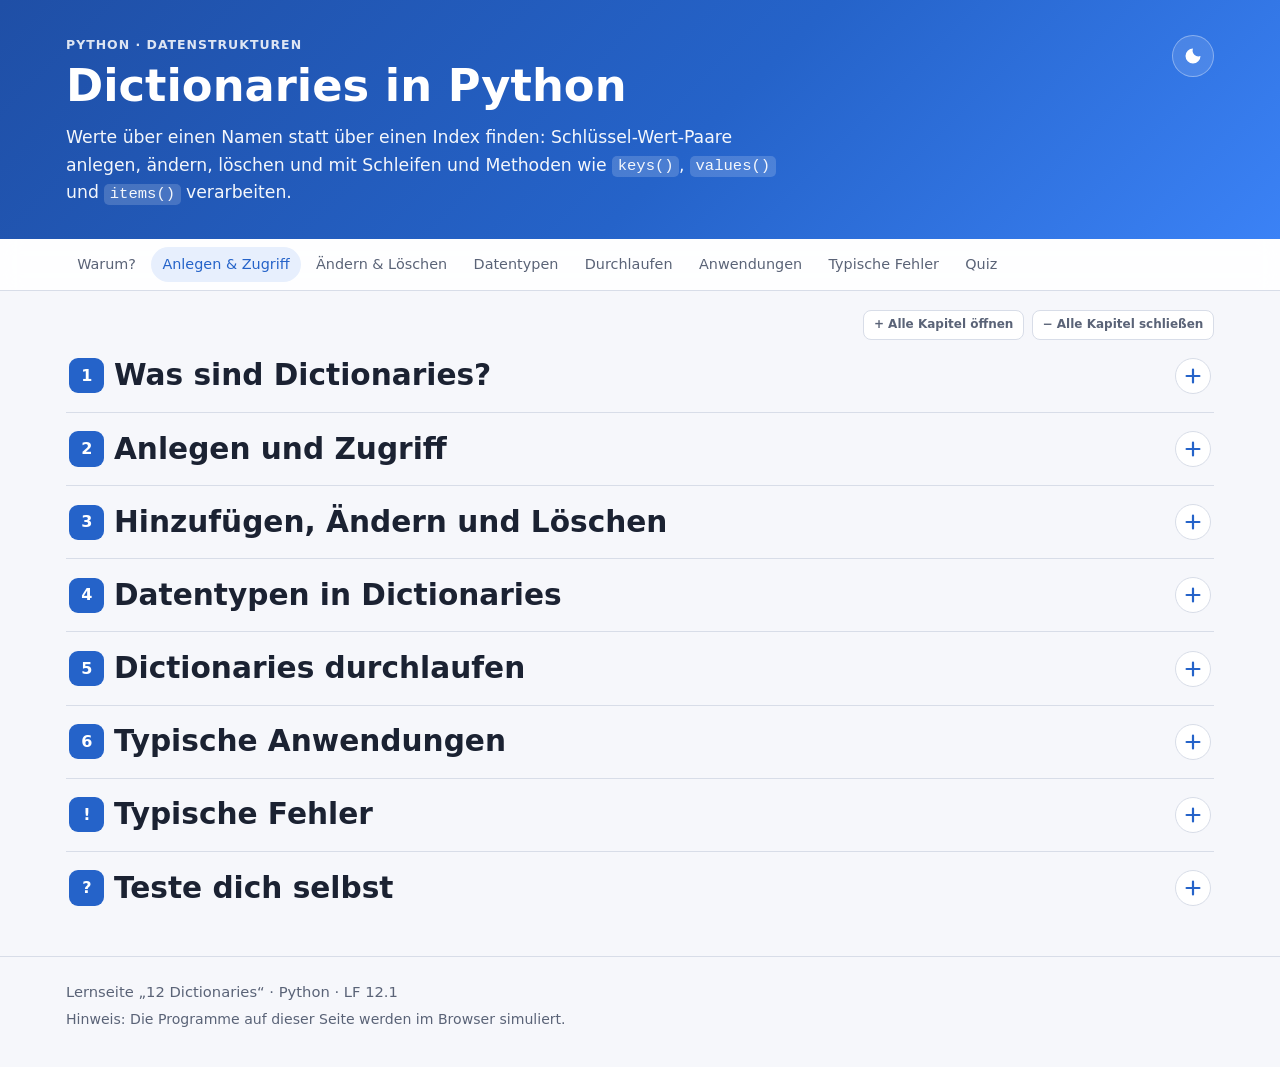
<file: dictionaries/index.html>
<!DOCTYPE html>
<html lang="de">
<head>
  <meta charset="utf-8">
  <meta name="viewport" content="width=device-width, initial-scale=1">
  <title>Dictionaries in Python</title>
  <meta name="description" content="Interaktive Lernseite zu Dictionaries in Python: Schlüssel-Wert-Paare anlegen, lesen, ändern, löschen und durchlaufen.">
  <meta name="theme-color" content="#2563c9">
  <link rel="icon" href="data:image/svg+xml,%3Csvg xmlns='http://www.w3.org/2000/svg' viewBox='0 0 32 32'%3E%3Crect width='32' height='32' rx='7' fill='%232563c9'/%3E%3Ctext x='16' y='21.5' font-family='Arial' font-weight='bold' font-size='13' fill='white' text-anchor='middle'%3E%7B %7D%3C/text%3E%3C/svg%3E">
  <link rel="stylesheet" href="css/style.css">
</head>
<body>

<header class="hero">
  <div class="wrap hero-inner">
    <div>
      <p class="eyebrow">Python · Datenstrukturen</p>
      <h1>Dictionaries in Python</h1>
      <p class="lead">Werte über einen Namen statt über einen Index finden: Schlüssel-Wert-Paare anlegen, ändern, löschen und mit Schleifen und Methoden wie <code>keys()</code>, <code>values()</code> und <code>items()</code> verarbeiten.</p>
    </div>
    <button class="theme-toggle" type="button" aria-label="Hell/Dunkel umschalten" title="Hell/Dunkel umschalten">
      <svg viewBox="0 0 24 24" width="20" height="20" aria-hidden="true"><path d="M12 3a9 9 0 1 0 9 9 7 7 0 0 1-9-9z" fill="currentColor"/></svg>
    </button>
  </div>
</header>

<nav class="toc" aria-label="Inhalt">
  <div class="wrap toc-inner">
    <a href="#warum">Warum?</a>
    <a href="#anlegen">Anlegen &amp; Zugriff</a>
    <a href="#aendern">Ändern &amp; Löschen</a>
    <a href="#datentypen">Datentypen</a>
    <a href="#durchlaufen">Durchlaufen</a>
    <a href="#anwendungen">Anwendungen</a>
    <a href="#fehler">Typische Fehler</a>
    <a href="#quiz">Quiz</a>
  </div>
</nav>

<main class="wrap">
  <!-- 1/2 Warum -->
  <section id="warum" class="section">
    <h2><span class="num">1</span> Was sind Dictionaries?</h2>
    <p>In Listen greift man über einen <strong>Index</strong> auf die Elemente zu. Das hat einen Nachteil: Man muss genau wissen, an welcher Stelle ein Wert steht. Werden Elemente eingefügt oder gelöscht, verschieben sich die Indizes der folgenden Elemente – man muss ständig mitzählen.</p>
    <p><strong>Dictionaries</strong> (deutsch: Wörterbücher) lösen dieses Problem. Auch sie speichern mehrere Werte, aber jeder Wert bekommt einen eindeutigen <strong>Schlüssel</strong> (englisch <em>key</em>). Zugegriffen wird über diesen Schlüssel – im <strong>Schlüssel-Wert-Format</strong> (<em>key-value</em>).</p>
    <div class="callout">
      <strong>Beispiel Telefonbuch:</strong> Niemand sucht im Telefonbuch „den dritten Eintrag“. Man sucht die Nummer, die zu einem <strong>Namen</strong> gehört. Der Name ist der Schlüssel, die Telefonnummer der Wert.
    </div>
    <p><strong>Beispiel: Gesucht ist die Telefonnummer von Alan Turing.</strong> In einer Liste muss man wissen, an welcher Stelle sie steht. Wird vorne etwas eingefügt, liefert derselbe Index plötzlich einen falschen Wert. Im Dictionary genügt der Name – egal, was dazukommt.</p>
    <div class="card" id="vs-lab">
      <h3>Ausprobieren: Gesucht ist die Nummer von Alan Turing</h3>
      <div class="compare">
        <div>
          <div class="syntax-label">Liste</div>
<pre class="py">
nummern = ["0681 1815", "06831 1912", "0176 1906"]
</pre>
          <div class="lv-wrap"><div class="lv" id="vs-list" style="flex-wrap:wrap"></div></div>
          <div class="seg" role="group" aria-label="Liste">
            <button type="button" id="vs-list-get">print(nummern[1])</button>
            <button type="button" id="vs-list-ins">nummern.insert(0, "06861 1910")</button>
          </div>
          <div class="lab-log" id="vs-list-log" aria-live="polite"></div>
        </div>
        <div>
          <div class="syntax-label">Dictionary</div>
<pre class="py">
telefonbuch = {"Ada Lovelace": "0681 1815",
               "Alan Turing": "06831 1912",
               "Grace Hopper": "0176 1906"}
</pre>
          <div class="table-wrap"><table class="dv" id="vs-dict"></table></div>
          <div class="seg" role="group" aria-label="Dictionary">
            <button type="button" id="vs-dict-get">print(telefonbuch["Alan Turing"])</button>
            <button type="button" id="vs-dict-ins">telefonbuch["Konrad Zuse"] = "06861 1910"</button>
          </div>
          <div class="lab-log" id="vs-dict-log" aria-live="polite"></div>
        </div>
      </div>
      <div class="run-buttons"><button type="button" class="btn" id="vs-reset">Zurücksetzen</button></div>
      <p class="tool-note">Erst die Nummer abfragen, dann einfügen und noch einmal abfragen – links und rechts.</p>
    </div>
    <div class="table-wrap">
      <table class="ops">
        <thead><tr><th></th><th>Liste</th><th>Dictionary</th></tr></thead>
        <tbody>
          <tr><td>Klammern</td><td><code>[ ]</code></td><td><code>{ }</code></td></tr>
          <tr><td>Zugriff über</td><td>Index (Position): <code>nummern[1]</code> – man muss die Position kennen</td><td>Schlüssel (Name): <code>telefonbuch["Alan Turing"]</code> – der Name genügt</td></tr>
          <tr><td>Reihenfolge</td><td>wichtig, bestimmt den Index</td><td>bleibt erhalten, ist für den Zugriff aber egal</td></tr>
          <tr><td>Geeignet für</td><td>gleichartige Werte in einer Reihe (Messwerte)</td><td>Zuordnungen (Name → Nummer, Merkmal → Wert)</td></tr>
        </tbody>
      </table>
    </div>
  </section>

  <!-- 3 Anlegen -->
  <section id="anlegen" class="section">
    <h2><span class="num">2</span> Anlegen und Zugriff</h2>
    <p>Ein Dictionary wird mit <strong>geschweiften Klammern</strong> <code>{ }</code> angelegt. Darin stehen Schlüssel-Wert-Paare in der Form <code>schlüssel: wert</code>, getrennt durch Kommas.</p>
<pre class="py block">
telefonbuch = {
    "Ada Lovelace": "0681 1815",
    "Alan Turing": "06831 1912",
    "Grace Hopper": "0176 1906"
}
</pre>
    <p>Auf einen Wert greift man zu, indem man den <strong>Schlüssel in eckige Klammern</strong> hinter den Namen des Dictionarys schreibt. Ein Zugriff über einen Index wie <code>telefonbuch[2]</code> ist <strong>nicht</strong> möglich – Python sucht dann nach dem Schlüssel <code>2</code> und meldet einen <code>KeyError</code>, weil es ihn nicht gibt.</p>
    <p>Dasselbe passiert, wenn es den Schlüssel nicht gibt: <code>telefonbuch["Hedy Lamarr"]</code> führt zu <code>KeyError: 'Hedy Lamarr'</code> – das Programm bricht ab.</p>
    <div class="callout tip">
      <strong>Sicherer Zugriff mit get():</strong> <code>get()</code> löst keinen Fehler aus, wenn der Schlüssel fehlt – das Programm läuft weiter. Aufbau:
      <code>telefonbuch.get(schlüssel, standardwert)</code>
      <ul>
        <li><code>schlüssel</code> (Pflicht): der gesuchte Schlüssel. Ist er vorhanden, liefert <code>get()</code> den zugehörigen Wert.</li>
        <li><code>standardwert</code> (optional): wird zurückgegeben, wenn der Schlüssel fehlt. Lässt man ihn weg, ist das Ergebnis <code>None</code>.</li>
      </ul>
    </div>
    <div class="card" id="zg-lab">
      <h3>Zugriff ausprobieren: telefonbuch</h3>
      <div class="table-wrap"><table class="dv" id="zg-table"></table></div>
      <div class="syntax-label">Zugriff mit eckigen Klammern</div>
      <div class="seg" role="group" aria-label="Zugriff mit eckigen Klammern" id="zg-a">
        <button type="button" data-k='"Alan Turing"'>print(telefonbuch["Alan Turing"])</button>
        <button type="button" data-k="2">print(telefonbuch[2])</button>
        <button type="button" data-k='"Hedy Lamarr"'>print(telefonbuch["Hedy Lamarr"])</button>
      </div>
      <div class="syntax-label">Zugriff mit get()</div>
      <div class="seg" role="group" aria-label="Zugriff mit get" id="zg-b">
        <button type="button" data-k='"Hedy Lamarr"'>print(telefonbuch.get("Hedy Lamarr"))</button>
        <button type="button" data-k='"Hedy Lamarr"' data-d='"unbekannt"'>print(telefonbuch.get("Hedy Lamarr", "unbekannt"))</button>
        <button type="button" data-k='"Grace Hopper"' data-d='"unbekannt"'>print(telefonbuch.get("Grace Hopper", "unbekannt"))</button>
      </div>
      <div class="syntax-label">Eigener Schlüssel</div>
      <div class="lab-row">
        <div class="field wide"><label for="zg-k">Schlüssel</label><input id="zg-k" type="text" value='"Konrad Zuse"' autocomplete="off" autocapitalize="off" spellcheck="false"></div>
        <div class="field wide"><label for="zg-d">Standardwert für get() (optional)</label><input id="zg-d" type="text" value='"unbekannt"' autocomplete="off" autocapitalize="off" spellcheck="false"></div>
        <div class="run-buttons">
          <button type="button" class="btn" id="zg-run-a">telefonbuch[…]</button>
          <button type="button" class="btn" id="zg-run-b">telefonbuch.get(…)</button>
        </div>
      </div>
      <div class="lab-log" id="zg-log" aria-live="polite"></div>
      <p class="tool-note">Texte in Anführungszeichen eingeben, z. B. <code>"Konrad Zuse"</code>.</p>
    </div>
    <div class="callout">
      <strong>Zusatzinfo – warum stehen die Telefonnummern als Text in Anführungszeichen?</strong> Als Zahl gespeichert würde die führende 0 verschwinden (<code>0681</code> wäre ungültig). Mit Telefonnummern, Postleitzahlen oder Kundennummern rechnet man nicht – sie gehören deshalb als <code>str</code> gespeichert.
    </div>
      <aside class="ntk" data-title="Wer steckt hinter den Namen?">
<p>Die Namen in den Beispielen gehören Menschen, die die Informatik geprägt haben:</p>
      <ul>
        <li><strong>Ada Lovelace</strong> (1815) schrieb das erste Computerprogramm der Welt – für eine Rechenmaschine, die nie gebaut wurde.</li>
        <li><strong>Alan Turing</strong> (1912) legte die theoretischen Grundlagen der Informatik und half im Zweiten Weltkrieg, die Verschlüsselungsmaschine Enigma zu knacken.</li>
        <li><strong>Grace Hopper</strong> (1906) entwickelte einen der ersten Compiler. Sie machte auch den Begriff „Bug“ bekannt: 1947 fand ihr Team eine Motte in einem Rechner und klebte sie ins Logbuch – „first actual case of bug being found“.</li>
        <li><strong>Konrad Zuse</strong> (1910) baute 1941 in Berlin mit der Z3 den ersten funktionsfähigen programmierbaren Computer.</li>
        <li><strong>Margaret Hamilton</strong> (1936) leitete die Entwicklung der Software für die Apollo-Mondlandung und prägte maßgeblich den Begriff „Software Engineering“.</li>
        <li><strong>Hedy Lamarr</strong> (1914) war Hollywood-Schauspielerin und Erfinderin: Ihr Frequenzsprungverfahren gilt als Vorläufer heutiger Funktechniken wie WLAN und Bluetooth.</li>
        <li><strong>Guido van Rossum</strong> (1956) erfand Python. Benannt hat er die Sprache nach der Comedy-Gruppe Monty Python – nicht nach der Schlange.</li>
      </ul>
      <p>Die Personalnummern in den Beispielen sind übrigens ihre Geburtsjahre.</p>
    </aside>
  </section>

  <!-- 4,5,8 Ändern -->
  <section id="aendern" class="section">
    <h2><span class="num">3</span> Hinzufügen, Ändern und Löschen</h2>
    <div class="table-wrap">
      <table class="ops">
        <thead><tr><th>Aufruf</th><th>Wirkung</th></tr></thead>
        <tbody>
          <tr><td><code>d[schlüssel] = wert</code></td><td>Gibt es den Schlüssel noch nicht, wird ein <strong>neues Paar hinzugefügt</strong>. Gibt es ihn schon, wird sein Wert <strong>überschrieben</strong>.</td></tr>
          <tr><td><code>del d[schlüssel]</code></td><td>löscht das Paar – <strong>gibt nichts zurück</strong>. Fehlt der Schlüssel: <code>KeyError</code></td></tr>
          <tr><td><code>d.pop(schlüssel)</code></td><td>löscht das Paar und <strong>gibt den Wert zurück</strong>. Man kann ihn speichern: <code>nummer = d.pop(schlüssel)</code></td></tr>
          <tr><td><code>schlüssel in d</code></td><td><code>True</code>, wenn es den Schlüssel gibt – meist in einer Bedingung: <code>if "Grace Hopper" in d:</code></td></tr>
          <tr><td><code>len(d)</code></td><td>Anzahl der Schlüssel-Wert-Paare</td></tr>
          <tr><td><code>d.keys()</code>, <code>d.values()</code>, <code>d.items()</code></td><td>alle Schlüssel, alle Werte, alle Paare</td></tr>
        </tbody>
      </table>
    </div>
    <div class="card" id="dict-lab">
      <h3>Dictionary-Labor: telefonbuch</h3>
      <div class="table-wrap"><table class="dv" id="dl-table"></table></div>
      <div class="lab-row">
        <div class="field"><label for="dl-op">Aufruf</label><select id="dl-op"></select></div>
        <div class="field wide" id="dl-kw"><label for="dl-k">Schlüssel</label><input id="dl-k" type="text" autocomplete="off" autocapitalize="off" spellcheck="false"></div>
        <div class="field wide" id="dl-vw"><label for="dl-v" id="dl-vl">Wert</label><input id="dl-v" type="text" autocomplete="off" autocapitalize="off" spellcheck="false"></div>
        <div class="run-buttons">
          <button type="button" class="btn primary" id="dl-run">▶ Ausführen</button>
          <button type="button" class="btn" id="dl-reset">Zurücksetzen</button>
        </div>
      </div>
      <div class="lab-call" id="dl-call"></div>
      <div class="lab-log" id="dl-log" aria-live="polite"></div>
      <p class="tool-note">Texte in Anführungszeichen eingeben, z. B. <code>"Konrad Zuse"</code>.</p>
    </div>
  </section>

  <!-- 6/7 Datentypen -->
  <section id="datentypen" class="section">
    <h2><span class="num">4</span> Datentypen in Dictionaries</h2>
    <p>Die <strong>Werte</strong> dürfen jeden Datentyp haben – auch Listen oder andere Dictionaries. Innerhalb eines Dictionarys dürfen die Datentypen gemischt werden.</p>
<pre class="py block">
mitarbeiter = {
    "name": "Zuse",
    "personalnummer": 1910,
    "gehalt": 3850.50,
    "teilzeit": False,
    "projekte": ["Z1", "Z3", "Plankalkül"]
}
print(mitarbeiter["projekte"][1])     # Z3
</pre>
    <p>Die <strong>Schlüssel</strong> dagegen müssen <strong>unveränderlich</strong> sein. Erlaubt sind z. B. ganze Zahlen (<code>int</code>), Kommazahlen (<code>float</code>), Texte (<code>str</code>) und Wahrheitswerte (<code>bool</code>). In der Praxis verwendet man fast immer Texte oder ganze Zahlen. Listen sind <strong>nicht</strong> erlaubt, weil man sie verändern kann:</p>
<pre class="py block">
d = {[1, 2]: "a"}     # TypeError: unhashable type: 'list'
</pre>
    <p>Jeder Schlüssel kommt in einem Dictionary nur <strong>einmal</strong> vor. Wird ein Schlüssel ein zweites Mal verwendet, überschreibt er den ersten Eintrag.</p>
  </section>

  <!-- 9/10 Durchlaufen -->
  <section id="durchlaufen" class="section">
    <h2><span class="num">5</span> Dictionaries durchlaufen</h2>
    <p>Eine <code>for</code>-Schleife über ein Dictionary liefert nacheinander die <strong>Schlüssel</strong>. Den Wert holt man über den Schlüssel. Noch übersichtlicher ist <code>items()</code>, das Schlüssel und Wert gleichzeitig liefert:</p>
<pre class="py block">
telefonbuch = {"Ada Lovelace": "0681 1815", "Alan Turing": "06831 1912", "Grace Hopper": "0176 1906"}
</pre>
    <div class="compare">
      <div>
        <div class="syntax-label">Über die Schlüssel</div>
<pre class="py">
for name in telefonbuch:
    print(f"{name}: {telefonbuch[name]}")
</pre>
      </div>
      <div>
        <div class="syntax-label">Mit items()</div>
<pre class="py">
for name, nummer in telefonbuch.items():
    print(f"{name}: {nummer}")
</pre>
      </div>
    </div>
    <p>Beide Schleifen geben dasselbe aus:</p>
<pre class="py block">
Ada Lovelace: 0681 1815
Alan Turing: 06831 1912
Grace Hopper: 0176 1906
</pre>
    <p><code>keys()</code>, <code>values()</code> und <code>items()</code> liefern eigene Datentypen (<code>dict_keys</code>, <code>dict_values</code>, <code>dict_items</code>). Braucht man eine echte Liste, wandelt man sie mit <code>list()</code> um:</p>
<pre class="py block">
print(telefonbuch.keys())           # dict_keys(['Ada Lovelace', 'Alan Turing', 'Grace Hopper'])
print(list(telefonbuch.keys()))     # ['Ada Lovelace', 'Alan Turing', 'Grace Hopper']
print(list(telefonbuch.items()))    # [('Ada Lovelace', '0681 1815'), ('Alan Turing', '06831 1912'), ('Grace Hopper', '0176 1906')]
</pre>
    <p><code>list(telefonbuch.items())</code> ergibt eine Liste von Paaren – jedes Paar steht in runden Klammern.</p>
    <p><strong>Beispiel:</strong> Ein Dictionary eignet sich hervorragend zum <strong>Zählen</strong>. Gehe das Programm mit „Schritt“ durch und beobachte, wie <code>zaehler</code> wächst.</p>
    <div class="example" data-example="zaehlen"></div>
  </section>

  <!-- 11 Anwendungen -->
  <section id="anwendungen" class="section">
    <h2><span class="num">6</span> Typische Anwendungen</h2>
    <h3>Ein Datensatz: Merkmale eines Objekts</h3>
    <p>Ein Dictionary kann die Daten <strong>einer Person</strong> (oder eines Produkts, eines Fahrzeugs …) beschreiben. Jeder Schlüssel ist ein Merkmal. Man muss sich keine Indizes merken, und Merkmale können jederzeit hinzukommen.</p>
<pre class="py block">
mitarbeiterin = {"name": "Hopper", "vorname": "Grace", "email": "grace.hopper@example.de", "abteilung": "Compilerbau"}
print(mitarbeiterin["email"])
mitarbeiterin["telefon"] = "0176 1906"     # neues Merkmal
</pre>
    <h3>Eindeutige Kennung als Schlüssel</h3>
    <p>Haben Daten eine eindeutige Nummer (Kundennummer, Personalnummer, Matrikelnummer), eignet sie sich als Schlüssel:</p>
<pre class="py block">
personal = {
    1815: "Ada Lovelace",
    1906: "Grace Hopper",
    1910: "Konrad Zuse",
    1912: "Alan Turing"
}
print(personal[1912])     # Alan Turing
</pre>
    <h3>Beides kombiniert</h3>
    <p>Die Werte können selbst Dictionaries sein: Jede Personalnummer (Kennung) verweist auf einen Datensatz. So entsteht eine kleine Datenbank – mit zwei Schlüsseln nacheinander greift man auf ein Merkmal zu:</p>
<pre class="py block">
personal = {
    1906: {
        "name": "Hopper",
        "vorname": "Grace",
        "email": "grace.hopper@example.de"
    },
    1910: {
        "name": "Zuse",
        "vorname": "Konrad",
        "email": "konrad.zuse@example.de"
    }
}
print(personal[1906]["email"])     # grace.hopper@example.de
</pre>
    <p><code>personal[1906]</code> liefert den Datensatz von Grace Hopper (ein Dictionary), <code>["email"]</code> daraus die E-Mail-Adresse.</p>
  </section>

  <!-- Fehler -->
  <section id="fehler" class="section">
    <h2><span class="num">!</span> Typische Fehler</h2>
    <p>Alle Beispiele beziehen sich auf dieses Dictionary:</p>
<pre class="py block">
telefonbuch = {"Ada Lovelace": "0681 1815", "Alan Turing": "06831 1912", "Grace Hopper": "0176 1906"}
</pre>
    <div class="errors">
      <div class="err-card">
        <h3>Zugriff über einen Index</h3>
<pre class="py bad">print(telefonbuch[0])</pre>
<pre class="py good">print(telefonbuch["Ada Lovelace"])</pre>
        <p>Dictionaries haben keinen Index: <code>KeyError: 0</code>.</p>
      </div>
      <div class="err-card">
        <h3>Schlüssel existiert nicht</h3>
<pre class="py bad">print(telefonbuch["Hedy Lamarr"])</pre>
<pre class="py good">print(telefonbuch.get("Hedy Lamarr", "unbekannt"))</pre>
        <p><code>KeyError: 'Hedy Lamarr'</code>. Mit <code>get()</code> und Standardwert gibt es keinen Fehler – oder vorher mit <code>in</code> prüfen.</p>
      </div>
      <div class="err-card">
        <h3>Groß-/Kleinschreibung im Schlüssel</h3>
<pre class="py bad">print(telefonbuch["alan turing"])</pre>
<pre class="py good">print(telefonbuch["Alan Turing"])</pre>
        <p>Schlüssel müssen exakt übereinstimmen – <code>"alan turing"</code> und <code>"Alan Turing"</code> sind verschiedene Schlüssel: <code>KeyError: 'alan turing'</code>.</p>
      </div>
      <div class="err-card">
        <h3>Doppelpunkt vergessen</h3>
<pre class="py bad">d = {"rot", 1, "blau", 2}</pre>
<pre class="py good">d = {"rot": 1, "blau": 2}</pre>
        <p>Ohne Doppelpunkte entsteht kein Dictionary, sondern eine Menge (<code>set</code>).</p>
      </div>
    </div>
  </section>

  <!-- Quiz -->
  <section id="quiz" class="section">
    <h2><span class="num">?</span> Teste dich selbst</h2>
    <p>Wähle jeweils eine Antwort. Du bekommst sofort eine Rückmeldung.</p>
    <div id="quiz-list" class="quiz"></div>
    <p id="quiz-score" class="quiz-score" aria-live="polite"></p>
  </section>

</main>

<footer class="footer">
  <div class="wrap">
    <p>Lernseite „12 Dictionaries“ · Python · LF 12.1</p>
    <p class="small">Hinweis: Die Programme auf dieser Seite werden im Browser simuliert.</p>
  </div>
</footer>

<script src="js/engine.js" defer></script>
<script src="js/seite.js" defer></script>
<script src="js/extras.js" defer></script>
</body>
</html>
</file>
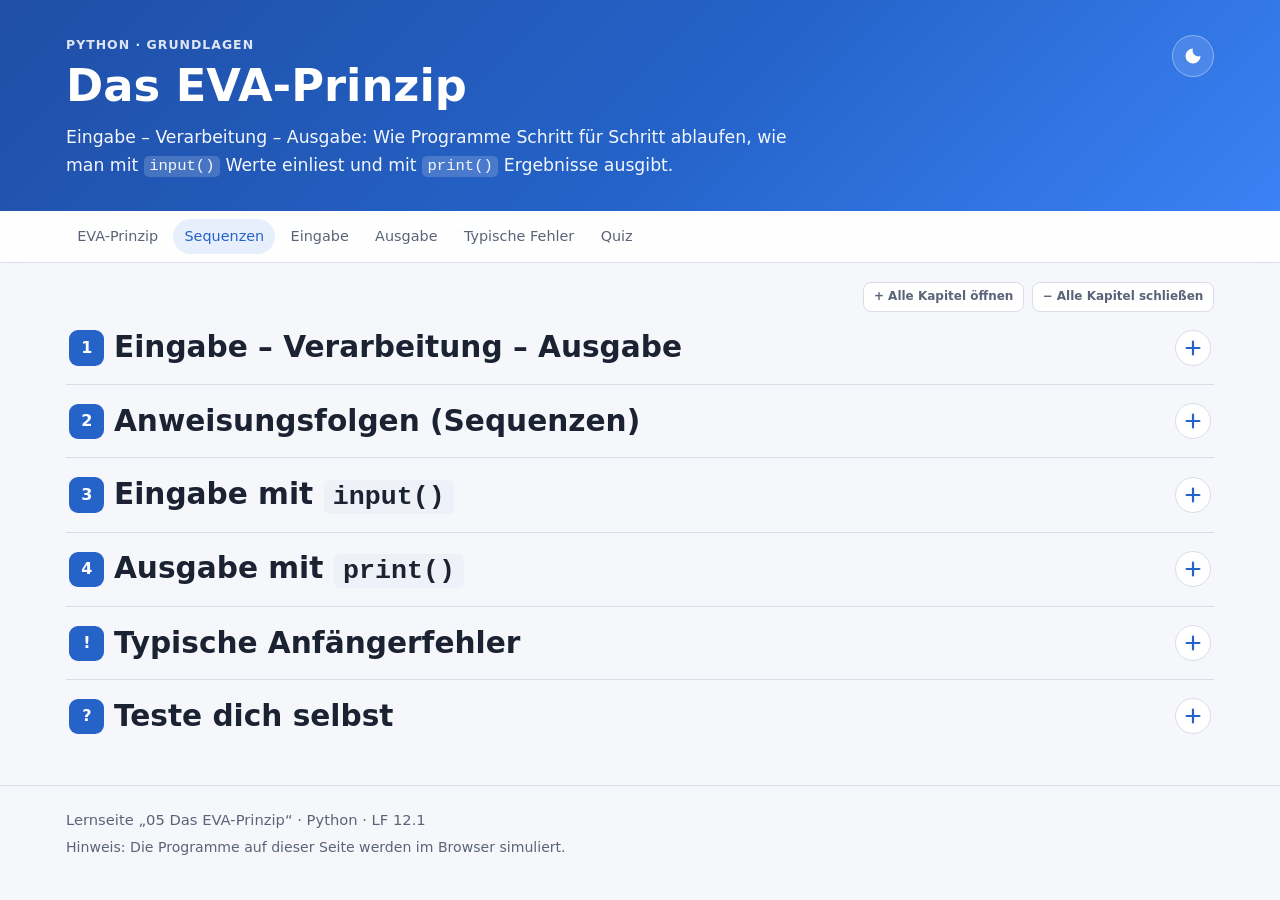
<file: eva/index.html>
<!DOCTYPE html>
<html lang="de">
<head>
  <meta charset="utf-8">
  <meta name="viewport" content="width=device-width, initial-scale=1">
  <title>Das EVA-Prinzip</title>
  <meta name="description" content="Interaktive Lernseite zum EVA-Prinzip (Eingabe – Verarbeitung – Ausgabe), zu Sequenzen, input() und print() in Python.">
  <meta name="theme-color" content="#2563c9">
  <link rel="icon" href="data:image/svg+xml,%3Csvg xmlns='http://www.w3.org/2000/svg' viewBox='0 0 32 32'%3E%3Crect width='32' height='32' rx='7' fill='%232563c9'/%3E%3Ctext x='16' y='21' font-family='Arial' font-weight='bold' font-size='11' fill='white' text-anchor='middle'%3EEVA%3C/text%3E%3C/svg%3E">
  <link rel="stylesheet" href="css/style.css">
</head>
<body>

<header class="hero">
  <div class="wrap hero-inner">
    <div>
      <p class="eyebrow">Python · Grundlagen</p>
      <h1>Das EVA-Prinzip</h1>
      <p class="lead">Eingabe – Verarbeitung – Ausgabe: Wie Programme Schritt für Schritt ablaufen, wie man mit <code>input()</code> Werte einliest und mit <code>print()</code> Ergebnisse ausgibt.</p>
    </div>
    <button class="theme-toggle" type="button" aria-label="Hell/Dunkel umschalten" title="Hell/Dunkel umschalten">
      <svg viewBox="0 0 24 24" width="20" height="20" aria-hidden="true"><path d="M12 3a9 9 0 1 0 9 9 7 7 0 0 1-9-9z" fill="currentColor"/></svg>
    </button>
  </div>
</header>

<nav class="toc" aria-label="Inhalt">
  <div class="wrap toc-inner">
    <a href="#eva-prinzip">EVA-Prinzip</a>
    <a href="#sequenz">Sequenzen</a>
    <a href="#eingabe">Eingabe</a>
    <a href="#ausgabe">Ausgabe</a>
    <a href="#fehler">Typische Fehler</a>
    <a href="#quiz">Quiz</a>
  </div>
</nav>

<main class="wrap">

  <!-- 1 EVA -->
  <section id="eva-prinzip" class="section">
    <h2><span class="num">1</span> Eingabe – Verarbeitung – Ausgabe</h2>
    <p>Die meisten Programme folgen in ihrem groben Ablauf dem <strong>EVA-Prinzip</strong>: Der Benutzer macht eine <strong>Eingabe</strong>, das Programm <strong>verarbeitet</strong> sie, und anschließend wird dem Benutzer das Ergebnis <strong>ausgegeben</strong>.</p>
    <p>Ein Taschenrechner arbeitet so: Du tippst <em>3 + 4</em> ein (Eingabe), er rechnet (Verarbeitung) und zeigt <em>7</em> an (Ausgabe).</p>

    <div class="card" id="eva-tool">
      <h3>Tippe auf E, V oder A</h3>
      <div class="eva" role="group" aria-label="EVA-Prinzip">
        <button type="button" class="eva-box eva-E" data-tag="E" aria-pressed="false"><b>E</b><span>Eingabe</span></button>
        <span class="eva-arrow" aria-hidden="true">➜</span>
        <button type="button" class="eva-box eva-V" data-tag="V" aria-pressed="false"><b>V</b><span>Verarbeitung</span></button>
        <span class="eva-arrow" aria-hidden="true">➜</span>
        <button type="button" class="eva-box eva-A" data-tag="A" aria-pressed="false"><b>A</b><span>Ausgabe</span></button>
      </div>
      <pre class="code code-tagged" id="eva-code"><code class="code-inner"></code></pre>
      <div class="info" id="eva-info" aria-live="polite"><p>Jede Zeile des Programms gehört zu einem Teil des EVA-Prinzips. Tippe oben auf einen Teil, um seine Zeilen hervorzuheben.</p></div>
    </div>
      <aside class="ntk" data-title="EVA steckt auch in der Hardware">
<p>Nicht nur Programme, auch der Computer selbst ist nach dem EVA-Prinzip aufgebaut:</p>
      <ul>
        <li><strong>Eingabe:</strong> Tastatur, Maus, Touchscreen, Mikrofon, Kamera, Sensoren</li>
        <li><strong>Verarbeitung:</strong> der Prozessor (CPU)</li>
        <li><strong>Ausgabe:</strong> Bildschirm, Drucker, Lautsprecher</li>
      </ul>
      <p>Weil Daten zwischendurch abgelegt werden – im Arbeitsspeicher oder auf der SSD –, spricht man auch vom <strong>EVAS-Prinzip</strong>, mit S für Speicherung.</p>
      <p class="joke">Und wenn das Ergebnis Unsinn ist? Dann gilt eine der ältesten Regeln der Informatik: „Garbage in, garbage out“ – wer Müll eingibt, bekommt Müll heraus. Deshalb prüfen gute Programme ihre Eingaben.</p>
    </aside>
  </section>

  <!-- 2 Sequenzen -->
  <section id="sequenz" class="section">
    <h2><span class="num">2</span> Anweisungsfolgen (Sequenzen)</h2>
    <p>Bei einfachen Programmen werden die Anweisungen <strong>eine nach der anderen</strong> von oben nach unten ausgeführt – ohne Verzweigungen oder Wiederholungen. So eine lineare Abfolge nennt man <strong>Anweisungsfolge</strong> oder <strong>Sequenz</strong>, man spricht auch von einem <strong>sequenziellen Ablauf</strong>.</p>
    <p>Im Struktogramm steht jede Anweisung in einem eigenen Rechteck. Die Buchstaben <span class="ns-tag tag-E">E</span> <span class="ns-tag tag-V">V</span> <span class="ns-tag tag-A">A</span> zeigen, zu welchem Teil des EVA-Prinzips sie gehören.</p>
    <p><strong>Beispiel 1:</strong> Ein Programm berechnet die Tankkosten.</p>
    <div class="example" data-example="tanken"></div>
    <p><strong>Beispiel 2:</strong> Fläche und Umfang eines Rechtecks. Hier gibt es zwei Verarbeitungsschritte und zwei Ausgaben.</p>
    <div class="example" data-example="rechteck"></div>
  </section>

  <!-- 3 Eingabe -->
  <section id="eingabe" class="section">
    <h2><span class="num">3</span> Eingabe mit <code>input()</code></h2>
    <p>Mit <code>input()</code> liest ein Programm eine Eingabe des Benutzers ein. Das Programm <strong>wartet</strong>, bis der Benutzer etwas eingetippt und mit der Eingabetaste bestätigt hat – erst dann geht es mit der nächsten Zeile weiter.</p>
    <ul class="plain">
      <li>Damit der Benutzer weiß, was er eingeben soll, schreibt man einen <strong>Hinweistext</strong> in die Klammer: <code>input("Bitte geben Sie den Preis ein: ")</code></li>
      <li><code>input()</code> liefert <strong>immer einen Text</strong> (<code>str</code>) – auch wenn Ziffern eingegeben werden.</li>
      <li>Für eine <strong>Kommazahl</strong> wandelt man die Eingabe mit <code>float(input(…))</code> um, für eine <strong>ganze Zahl</strong> mit <code>int(input(…))</code>. Bei <strong>Text</strong> ist keine Umwandlung nötig.</li>
      <li>Welcher Datentyp passt, entscheidet der Programmierer: Preise sind z. B. immer Kommazahlen, also <code>float</code>.</li>
    </ul>
    <div class="callout warn">
      <strong>Achtung:</strong> Gibt der Benutzer etwas ein, das sich nicht umwandeln lässt (z. B. Buchstaben bei <code>float()</code> oder <code>1,5</code> mit Komma), bricht das Programm mit einem Fehler ab.
    </div>

    <div class="card" id="input-lab">
      <h3>input()-Labor: Was kommt bei der Eingabe heraus?</h3>
      <div class="presets" role="group" aria-label="Beispiele">
        <button type="button" class="btn small" data-in="5" data-fn="">5 ohne Umwandlung</button>
        <button type="button" class="btn small" data-in="5" data-fn="int">5 mit int()</button>
        <button type="button" class="btn small" data-in="1.79" data-fn="float">1.79 mit float()</button>
        <button type="button" class="btn small" data-in="1,79" data-fn="float">1,79 mit float()</button>
        <button type="button" class="btn small" data-in="2.5" data-fn="int">2.5 mit int()</button>
        <button type="button" class="btn small" data-in="Anna" data-fn="">Anna ohne Umwandlung</button>
      </div>
      <div class="tool-row">
        <div class="field"><label for="il-in">Eingabe des Benutzers</label><input id="il-in" type="text" value="5" autocomplete="off" autocapitalize="off" spellcheck="false"></div>
        <div class="field"><label for="il-fn">Umwandlung</label>
          <select id="il-fn"><option value="">keine</option><option value="int">int()</option><option value="float">float()</option></select>
        </div>
      </div>
      <div class="tool-result" id="il-out" aria-live="polite"></div>
    </div>
  </section>

  <!-- 4 Ausgabe -->
  <section id="ausgabe" class="section">
    <h2><span class="num">4</span> Ausgabe mit <code>print()</code></h2>
    <p>Auch bei der Ausgabe soll der Benutzer wissen, was er sieht. Deshalb verbindet man einen <strong>erklärenden Text</strong> mit dem <strong>Wert der Ergebnisvariablen</strong>. Dafür gibt es mehrere Möglichkeiten:</p>
    <ul class="plain">
      <li><strong>Mit Kommas:</strong> <code>print("Die Kosten betragen", kosten, "€.")</code> – <code>print</code> setzt automatisch Leerzeichen zwischen die Teile.</li>
      <li><strong>Mit <code>str()</code> und <code>+</code>:</strong> Die Zahl wird mit <code>str()</code> in einen Text umgewandelt, dann werden die Texte mit <code>+</code> verbunden. Leerzeichen muss man selbst einfügen.</li>
      <li><strong>Mit einem f-String</strong> <span class="badge-rec">empfohlen</span><strong>:</strong> Vor die Anführungszeichen kommt ein <code>f</code>. In geschweiften Klammern <code>{ }</code> steht die Variable, deren Wert eingesetzt wird.</li>
    </ul>
    <p>Alle drei Wege funktionieren. Auf den weiteren Lernseiten wird für Ausgaben immer der <strong>f-String</strong> verwendet, weil Text und Werte darin am übersichtlichsten zusammenstehen.</p>

    <div class="card" id="out-lab">
      <h3>Ausgabe-Baukasten</h3>
      <div class="tool-row">
        <div class="field"><label for="ol-in">Wert von kosten</label><input id="ol-in" type="text" inputmode="decimal" value="71.6" autocomplete="off"></div>
      </div>
      <div id="ol-out" class="out-variants" aria-live="polite"></div>
    </div>
    <div class="callout tip">
      <strong>Runden: round() oder :.2f?</strong> Beide runden mathematisch. Der Unterschied liegt in der Anzeige:
      <ul class="plain" style="margin:.4rem 0 0">
        <li><code>round(kosten, 2)</code> liefert eine <strong>Zahl</strong>, mit der man weiterrechnen kann. Nullen am Ende fallen dabei weg: <code>71.6</code>.</li>
        <li><code>{kosten:.2f}</code> wirkt nur in der <strong>Ausgabe</strong> und zeigt immer genau zwei Nachkommastellen: <code>71.60</code>.</li>
      </ul>
      <p style="margin:.4rem 0 0">Faustregel: Zum Rechnen <code>round()</code>, für <strong>Eurobeträge</strong> in der Ausgabe <code>:.2f</code>. Probiere im Baukasten z. B. die Werte <code>71.6</code> und <code>71.96000000000001</code>.</p>
    </div>
  </section>

  <!-- Fehler -->
  <section id="fehler" class="section">
    <h2><span class="num">!</span> Typische Anfängerfehler</h2>
    <div class="errors">
      <div class="err-card">
        <h3>Eingabe nicht umgewandelt</h3>
<pre class="py bad">a = input("Zahl: ")     # 5
print(a + a)            # 55</pre>
<pre class="py good">a = int(input("Zahl: "))
print(a + a)            # 10</pre>
        <p><code>input()</code> liefert Text. <code>"5" + "5"</code> hängt die Texte aneinander: <code>"55"</code>.</p>
      </div>
      <div class="err-card">
        <h3>Komma bei der Eingabe</h3>
<pre class="py bad">preis = float(input())  # 1,79</pre>
<pre class="py good">preis = float(input())  # 1.79</pre>
        <p><code>float("1,79")</code> ergibt einen <code>ValueError</code>. Auch bei der Eingabe braucht Python einen Punkt.</p>
      </div>
      <div class="err-card">
        <h3>str() vergessen</h3>
<pre class="py bad">print("Kosten: " + kosten)</pre>
<pre class="py good">print("Kosten: " + str(kosten))</pre>
        <p>Text und Zahl kann man nicht mit <code>+</code> verbinden: <code>TypeError</code>.</p>
      </div>
      <div class="err-card">
        <h3>f vergessen</h3>
<pre class="py bad">print("Kosten: {kosten} €")</pre>
<pre class="py good">print(f"Kosten: {kosten} €")</pre>
        <p>Ohne <code>f</code> wird <code>{kosten}</code> einfach als Text ausgegeben, statt den Wert einzusetzen.</p>
      </div>
    </div>
  </section>

  <!-- Quiz -->
  <section id="quiz" class="section">
    <h2><span class="num">?</span> Teste dich selbst</h2>
    <p>Wähle jeweils eine Antwort. Du bekommst sofort eine Rückmeldung.</p>
    <div id="quiz-list" class="quiz"></div>
    <p id="quiz-score" class="quiz-score" aria-live="polite"></p>
  </section>

</main>

<footer class="footer">
  <div class="wrap">
    <p>Lernseite „05 Das EVA-Prinzip“ · Python · LF 12.1</p>
    <p class="small">Hinweis: Die Programme auf dieser Seite werden im Browser simuliert.</p>
  </div>
</footer>

<script src="js/engine.js" defer></script>
<script src="js/seite.js" defer></script>
<script src="js/extras.js" defer></script>
</body>
</html>
</file>
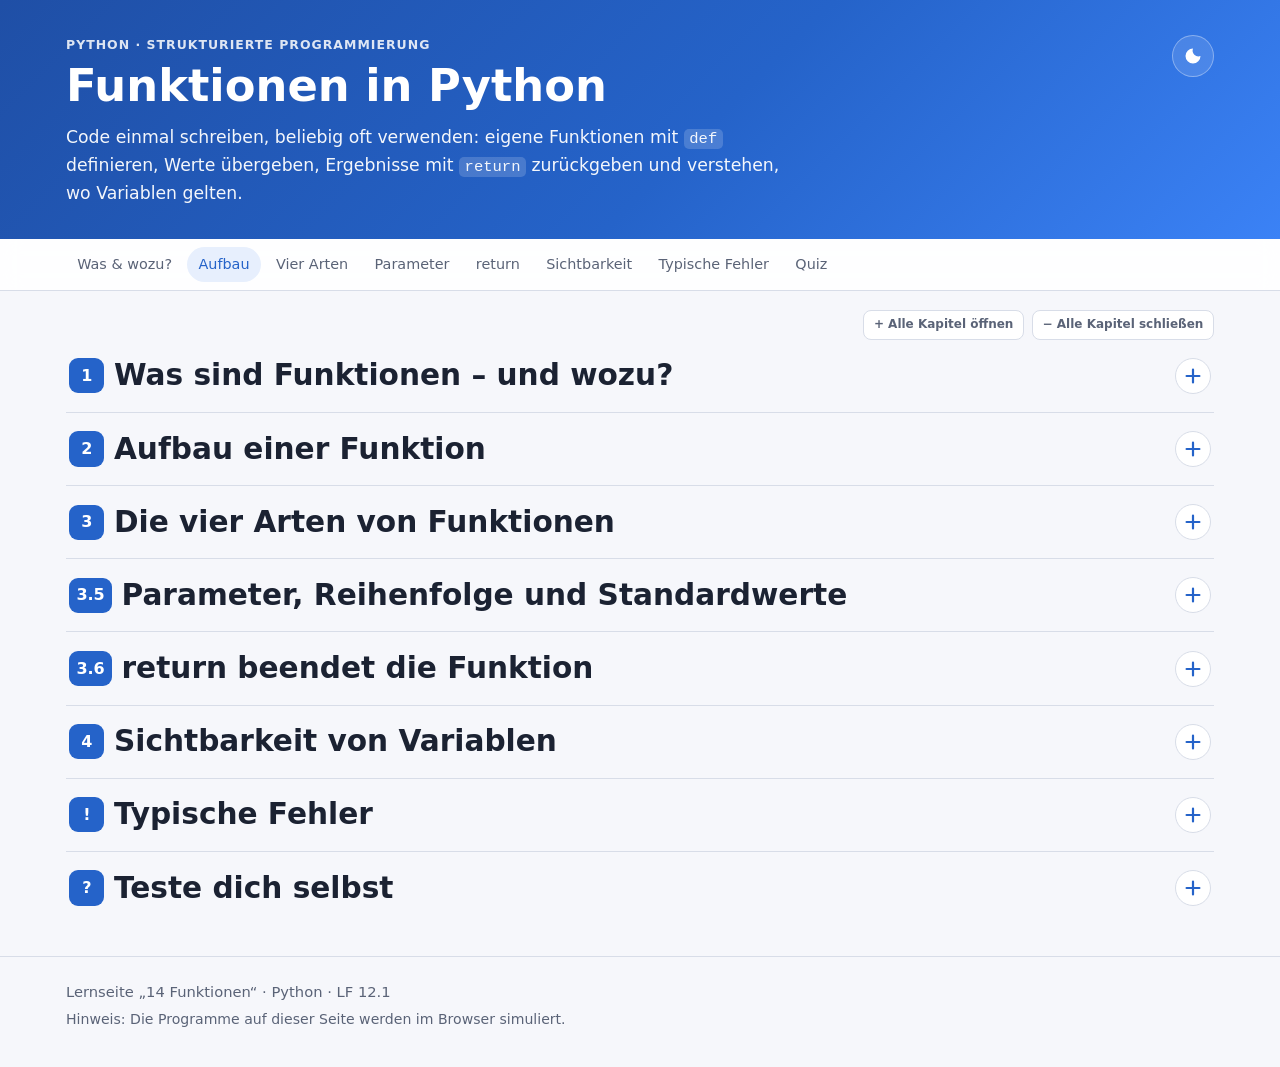
<file: funktionen/index.html>
<!DOCTYPE html>
<html lang="de">
<head>
  <meta charset="utf-8">
  <meta name="viewport" content="width=device-width, initial-scale=1">
  <title>Funktionen in Python</title>
  <meta name="description" content="Interaktive Lernseite zu Funktionen in Python: def, Parameter, Rückgabewerte mit return, Standardwerte sowie lokale und globale Variablen.">
  <meta name="theme-color" content="#2563c9">
  <link rel="icon" href="data:image/svg+xml,%3Csvg xmlns='http://www.w3.org/2000/svg' viewBox='0 0 32 32'%3E%3Crect width='32' height='32' rx='7' fill='%232563c9'/%3E%3Ctext x='16' y='21.5' font-family='Arial' font-weight='bold' font-size='11' fill='white' text-anchor='middle'%3Edef%3C/text%3E%3C/svg%3E">
  <link rel="stylesheet" href="css/style.css">
</head>
<body>

<header class="hero">
  <div class="wrap hero-inner">
    <div>
      <p class="eyebrow">Python · Strukturierte Programmierung</p>
      <h1>Funktionen in Python</h1>
      <p class="lead">Code einmal schreiben, beliebig oft verwenden: eigene Funktionen mit <code>def</code> definieren, Werte übergeben, Ergebnisse mit <code>return</code> zurückgeben und verstehen, wo Variablen gelten.</p>
    </div>
    <button class="theme-toggle" type="button" aria-label="Hell/Dunkel umschalten" title="Hell/Dunkel umschalten">
      <svg viewBox="0 0 24 24" width="20" height="20" aria-hidden="true"><path d="M12 3a9 9 0 1 0 9 9 7 7 0 0 1-9-9z" fill="currentColor"/></svg>
    </button>
  </div>
</header>

<nav class="toc" aria-label="Inhalt">
  <div class="wrap toc-inner">
    <a href="#was">Was &amp; wozu?</a>
    <a href="#aufbau">Aufbau</a>
    <a href="#typen">Vier Arten</a>
    <a href="#parameter">Parameter</a>
    <a href="#return">return</a>
    <a href="#sichtbarkeit">Sichtbarkeit</a>
    <a href="#fehler">Typische Fehler</a>
    <a href="#quiz">Quiz</a>
  </div>
</nav>

<main class="wrap">
  <!-- 1/2 Was und wozu -->
  <section id="was" class="section">
    <h2><span class="num">1</span> Was sind Funktionen – und wozu?</h2>
    <p>Eine <strong>Funktion</strong> ist ein benannter Programmteil, der eine bestimmte Aufgabe erledigt und bei Bedarf <strong>aufgerufen</strong> wird. Viele Funktionen kennst du schon: <code>print()</code>, <code>input()</code>, <code>int()</code>, <code>len()</code>. Wie sie intern programmiert sind, muss man nicht wissen. Für die Verwendung reicht es zu wissen:</p>
    <ul class="plain">
      <li>wie die Funktion <strong>heißt</strong> (Funktionsname),</li>
      <li>welche Werte man ihr <strong>übergeben</strong> muss (Parameter),</li>
      <li>ob und was sie <strong>zurückgibt</strong> (Rückgabewert).</li>
    </ul>
    <h3>Warum eigene Funktionen?</h3>
    <div class="table-wrap">
      <table class="ops">
        <thead><tr><th>Vorteil</th><th>Bedeutung</th></tr></thead>
        <tbody>
          <tr><td><strong>Wiederverwendbarkeit</strong></td><td>Eine Funktionalität wird einmal programmiert und kann beliebig oft aufgerufen werden, ohne den Code zu kopieren.</td></tr>
          <tr><td><strong>Übersichtlichkeit</strong></td><td>Das Programm wird in kleine, verständliche Teile (Module) gegliedert, statt als ein langer Block von oben nach unten zu laufen.</td></tr>
          <tr><td><strong>Wartbarkeit</strong></td><td>Wiederholungen (Redundanz) im Code werden vermieden. Fehler müssen nur an <strong>einer</strong> Stelle korrigiert werden.</td></tr>
        </tbody>
      </table>
    </div>
  </section>

  <!-- 3 Aufbau -->
  <section id="aufbau" class="section">
    <h2><span class="num">2</span> Aufbau einer Funktion</h2>
    <div class="syntax">
      <div class="syntax-label">Syntax</div>
<pre class="py">
def funktions_name(parameter1, parameter2):
    Anweisung1
    ...
    return ergebnis      # optional
</pre>
    </div>
    <ul class="plain">
      <li><code>def</code> leitet die <strong>Definition</strong> ein. Danach folgen der Name, runde Klammern mit den Parametern (oder leere Klammern) und ein Doppelpunkt.</li>
      <li>Der <strong>Funktionskörper</strong> ist eingerückt.</li>
      <li>Die Definition führt noch <strong>nichts</strong> aus. Erst der <strong>Aufruf</strong> <code>funktions_name(…)</code> startet die Funktion.</li>
      <li>Eine Funktion muss <strong>definiert sein, bevor</strong> sie aufgerufen wird – die Definition steht also weiter oben im Code.</li>
      <li>Funktionsnamen werden wie Variablennamen klein geschrieben und beschreiben, was die Funktion tut – am besten mit einem Verb: <code>berechne_volumen</code> oder <code>kaffee_kochen</code>.</li>
    </ul>
    <div class="table-wrap">
      <table class="ops">
        <thead><tr><th>Begriff</th><th>Bedeutung</th><th>Im Beispiel <code>def flaeche(laenge, breite): …</code></th></tr></thead>
        <tbody>
          <tr><td>Parameter</td><td>Platzhalter in der Definition, die beim Aufruf Werte bekommen</td><td><code>laenge</code>, <code>breite</code></td></tr>
          <tr><td>Argument</td><td>konkreter Wert, der beim Aufruf übergeben wird</td><td><code>flaeche(4, 2.5)</code> → 4 und 2.5</td></tr>
          <tr><td>Rückgabewert</td><td>Ergebnis, das die Funktion mit <code>return</code> an den Aufrufer zurückgibt</td><td><code>return laenge * breite</code></td></tr>
        </tbody>
      </table>
    </div>
    <p><strong>Beispiel:</strong> Gehe das Programm mit „Schritt“ durch. Beachte die Reihenfolge: Erst wird die Funktion nur <em>definiert</em>, ausgeführt wird sie erst beim Aufruf in der letzten Zeile. Ihre Variablen erscheinen im Bereich „Lokal“ und verschwinden, wenn die Funktion endet.</p>
    <div class="example" data-example="volumen"></div>
  </section>

  <!-- 3.1–3.4 Typen -->
  <section id="typen" class="section">
    <h2><span class="num">3</span> Die vier Arten von Funktionen</h2>
    <p>Je nachdem, ob eine Funktion Werte <strong>bekommt</strong> (Parameter) und ob sie ein Ergebnis <strong>zurückgibt</strong> (Rückgabewert), unterscheidet man vier Arten. Tippe auf ein Feld:</p>
    <div class="card" id="types">
      <div class="table-wrap">
        <table class="ops ftypes">
          <thead><tr><th></th><th>ohne Rückgabewert</th><th>mit Rückgabewert</th></tr></thead>
          <tbody>
            <tr><th>ohne Parameter</th><td><button type="button" class="btn small" data-t="0">3.1 berechne_volumen()</button></td><td><button type="button" class="btn small" data-t="1">3.2 berechne_durchmesser()</button></td></tr>
            <tr><th>mit Parametern</th><td><button type="button" class="btn small" data-t="2">3.3 berechne_gesamtkosten(anzahl, preis)</button></td><td><button type="button" class="btn small" data-t="3">3.4 berechne_gesamtpreis(preise, rabatt=0)</button></td></tr>
          </tbody>
        </table>
      </div>
      <pre class="py no-hl" id="types-code"></pre>
      <div class="info is-sel" id="types-info" aria-live="polite"></div>
    </div>
    <div class="callout">
      <strong>Ausgabe oder Rückgabe?</strong> Eine Funktion mit <code>print()</code> zeigt ein Ergebnis nur auf dem Bildschirm an – weiterrechnen kann das Programm damit nicht. Mit <code>return</code> bekommt der Aufrufer das Ergebnis und kann es speichern, weiterverarbeiten oder ausgeben. Funktionen mit Rückgabewert sind deshalb meist vielseitiger.
    </div>
  </section>

  <!-- Parameter -->
  <section id="parameter" class="section">
    <h2><span class="num">3.5</span> Parameter, Reihenfolge und Standardwerte</h2>
    <p>Beim Aufruf werden die Argumente <strong>in der Reihenfolge</strong> den Parametern zugeordnet. <code>berechne_gesamtkosten(17.5, 3)</code> würde also mit einer Anzahl von 17,5 und einem Preis von 3 rechnen. Sicherer ist es, die Parameter beim Aufruf <strong>beim Namen</strong> zu nennen – dann ist die Reihenfolge egal:</p>
<pre class="py block">
berechne_gesamtkosten(3, 17.5)                  # anzahl = 3, preis = 17.5
berechne_gesamtkosten(preis=17.5, anzahl=3)     # gleiche Wirkung, gut lesbar
</pre>
    <p>Ein Parameter kann einen <strong>Standardwert</strong> bekommen (<code>rabatt=0</code>). Wird beim Aufruf kein Wert für ihn angegeben, gilt der Standardwert. Parameter mit Standardwert stehen immer <strong>hinter</strong> den Parametern ohne Standardwert.</p>
    <p><strong>Beispiel:</strong> Dieselbe Funktion wird zweimal aufgerufen – einmal ohne und einmal mit Rabatt. Beobachte, wie die Argumente in den lokalen Bereich übernommen werden und der Rückgabewert in der globalen Variablen landet.</p>
    <div class="example" data-example="gesamtpreis"></div>
  </section>

  <!-- return -->
  <section id="return" class="section">
    <h2><span class="num">3.6</span> return beendet die Funktion</h2>
    <p>Sobald <code>return</code> ausgeführt wird, ist die Funktion <strong>sofort beendet</strong>. Alles, was danach im Funktionsblock steht, wird nicht mehr ausgeführt (Entwicklungsumgebungen zeigen solchen Code meist grau an).</p>
<pre class="py block">
def pruefe_alter(alter):
    if alter >= 18:
        return "volljährig"     # Funktion endet hier
    return "minderjährig"
    print("Wird nie ausgeführt")
</pre>
    <p>Hat eine Funktion <strong>kein</strong> <code>return</code>, gibt sie automatisch <code>None</code> („nichts“) zurück. Speichert man das Ergebnis einer solchen Funktion, steht in der Variablen <code>None</code>.</p>
<pre class="py block">
def begruesse(name):
    print(f"Hallo {name}")

ergebnis = begruesse("Lea")   # gibt "Hallo Lea" aus
print(ergebnis)               # None
</pre>
      <aside class="ntk" data-title="Funktionen, die sich selbst aufrufen">
<p>Eine Funktion darf sich selbst aufrufen – das nennt man <strong>Rekursion</strong>. Ein Klassiker ist die Fakultät: 4! = 4 · 3 · 2 · 1 = 24.</p>
      <pre class="py">
def fakultaet(n):
    if n &lt;= 1:
        return 1                      # Abbruchbedingung
    return n * fakultaet(n - 1)       # ruft sich selbst auf

print(fakultaet(4))   # 24
</pre>
      <p>Wichtig ist die <strong>Abbruchbedingung</strong>, sonst ruft sich die Funktion endlos selbst auf. Python bricht dann nach etwa 1000 Aufrufen mit einem <code>RecursionError</code> ab.</p>
      <p class="joke">„Um Rekursion zu verstehen, muss man zuerst Rekursion verstehen.“ – Und wer bei Google nach „recursion“ sucht, bekommt die Rückfrage: „Meinten Sie: recursion“.</p>
    </aside>
  </section>

  <!-- 4 Sichtbarkeit -->
  <section id="sichtbarkeit" class="section">
    <h2><span class="num">4</span> Sichtbarkeit von Variablen</h2>
    <p>Jede Variable hat einen <strong>Geltungsbereich</strong> (englisch <em>scope</em>), der festlegt, wo man auf sie zugreifen kann.</p>
    <ul class="plain">
      <li><strong>Global:</strong> Eine Variable, die außerhalb jeder Funktion angelegt wird, ist global. Man kann sie im ganzen Programm <em>lesen</em> – auch innerhalb von Funktionen.</li>
      <li><strong>Lokal:</strong> Eine Variable, die innerhalb einer Funktion angelegt wird, ist lokal. Sie existiert nur, solange die Funktion läuft, und ist außerhalb unbekannt. Das gilt auch für die Parameter einer Funktion.</li>
      <li><strong>Verbergen:</strong> Hat eine lokale Variable denselben Namen wie eine globale, verdeckt sie die globale innerhalb der Funktion. Die globale Variable bleibt dabei unverändert.</li>
    </ul>
    <p><strong>Beispiel:</strong> Gehe das Programm mit „Schritt“ durch und vergleiche den globalen und den lokalen Bereich.</p>
    <div class="example" data-example="scope"></div>
    <p>Weil lokale Variablen nur in ihrer Funktion gelten, dürfen verschiedene Funktionen Variablen mit demselben Namen haben, ohne sich gegenseitig zu stören. Der Versuch, eine lokale Variable außerhalb ihrer Funktion zu benutzen, führt dagegen zu einem Fehler:</p>
<pre class="py block">
def play_music():
    song = "Running up that hill"

play_music()
print(song)     # NameError: name 'song' is not defined
</pre>
    <div class="callout tip">
      <strong>Empfehlungen:</strong>
      <ol style="margin:.4rem 0 0; padding-left:1.2rem">
        <li>Achte bewusst auf globale und lokale Bereiche.</li>
        <li>Vermeide es, in Funktionen globale Variablen zu verwenden.</li>
        <li>Übergib Werte, die eine Funktion braucht, als <strong>Parameter</strong>, und gib Ergebnisse mit <strong>return</strong> zurück. So ist jede Funktion in sich abgeschlossen und leicht zu testen.</li>
      </ol>
    </div>
  </section>

  <!-- Fehler -->
  <section id="fehler" class="section">
    <h2><span class="num">!</span> Typische Fehler</h2>
    <div class="errors">
      <div class="err-card">
        <h3>Aufruf vor der Definition</h3>
<pre class="py bad">gruesse()
def gruesse():
    print("Hallo")</pre>
<pre class="py good">def gruesse():
    print("Hallo")
gruesse()</pre>
        <p>Python liest von oben nach unten: <code>NameError: name 'gruesse' is not defined</code>.</p>
      </div>
      <div class="err-card">
        <h3>Klammern beim Aufruf vergessen</h3>
<pre class="py bad">gruesse</pre>
<pre class="py good">gruesse()</pre>
        <p>Ohne Klammern wird die Funktion nicht aufgerufen – es passiert einfach nichts.</p>
      </div>
      <div class="err-card">
        <h3>Rückgabewert nicht gespeichert</h3>
<pre class="py bad">berechne_durchmesser()
print(ergebnis)</pre>
<pre class="py good">ergebnis = berechne_durchmesser()
print(ergebnis)</pre>
        <p>Der Rückgabewert muss beim Aufruf in einer Variablen gespeichert (oder direkt verwendet) werden.</p>
      </div>
      <div class="err-card">
        <h3>Falsche Anzahl an Argumenten</h3>
<pre class="py bad">berechne_gesamtkosten(3)</pre>
<pre class="py good">berechne_gesamtkosten(3, 17.5)</pre>
        <p><code>TypeError: … missing 1 required positional argument: 'preis'</code></p>
      </div>
    </div>
  </section>

  <!-- Quiz -->
  <section id="quiz" class="section">
    <h2><span class="num">?</span> Teste dich selbst</h2>
    <p>Wähle jeweils eine Antwort. Du bekommst sofort eine Rückmeldung.</p>
    <div id="quiz-list" class="quiz"></div>
    <p id="quiz-score" class="quiz-score" aria-live="polite"></p>
  </section>

</main>

<footer class="footer">
  <div class="wrap">
    <p>Lernseite „14 Funktionen“ · Python · LF 12.1</p>
    <p class="small">Hinweis: Die Programme auf dieser Seite werden im Browser simuliert.</p>
  </div>
</footer>

<script src="js/engine.js" defer></script>
<script src="js/seite.js" defer></script>
<script src="js/extras.js" defer></script>
</body>
</html>
</file>
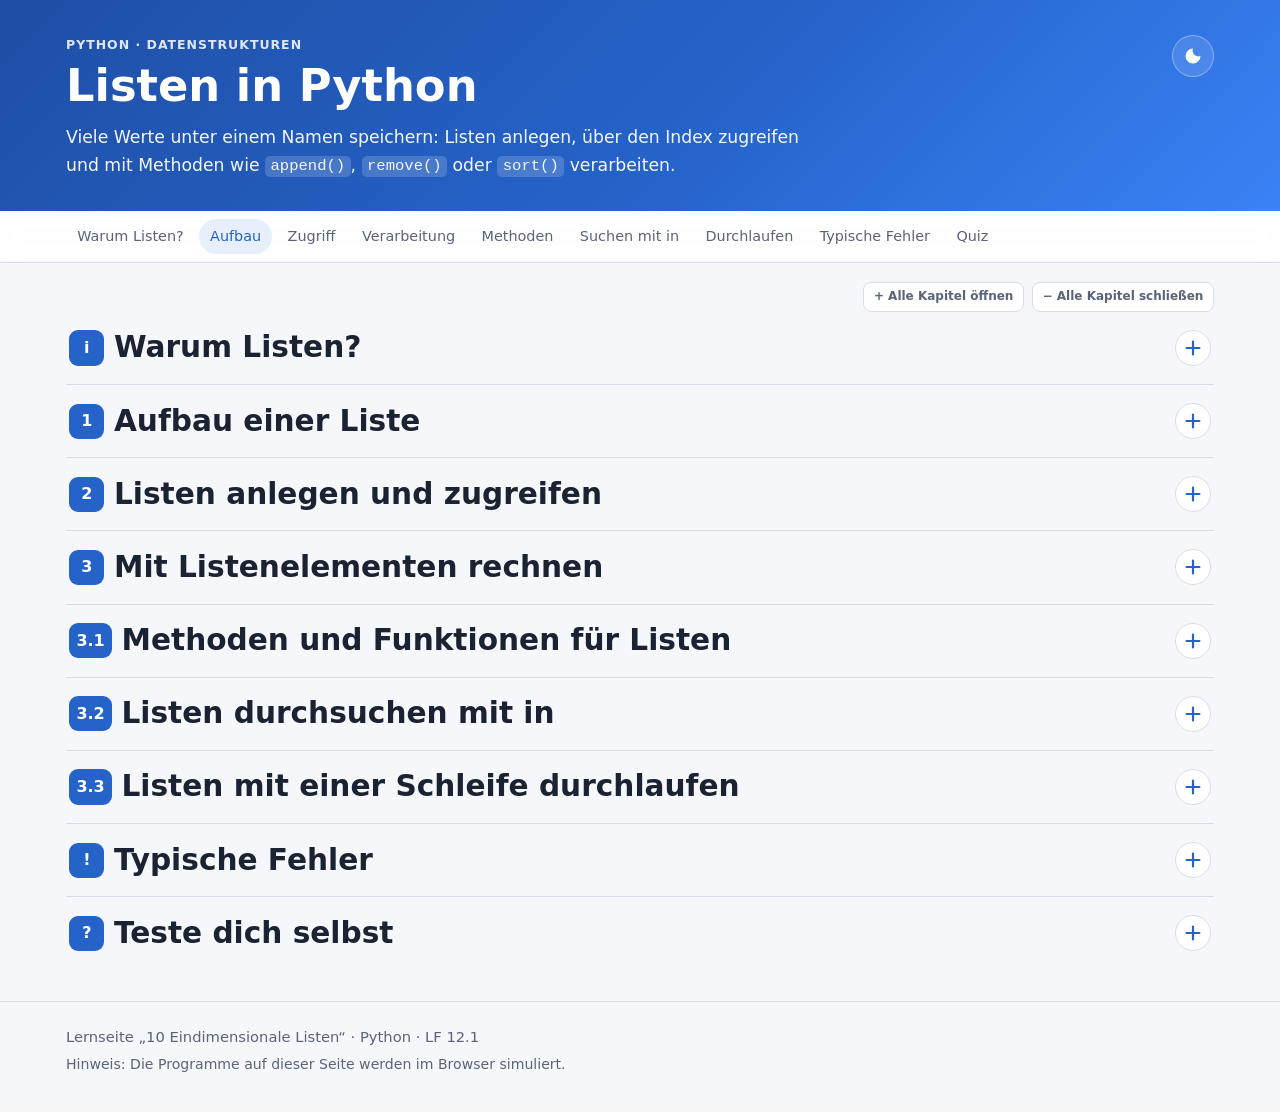
<file: listen/index.html>
<!DOCTYPE html>
<html lang="de">
<head>
  <meta charset="utf-8">
  <meta name="viewport" content="width=device-width, initial-scale=1">
  <title>Listen in Python</title>
  <meta name="description" content="Interaktive Lernseite zu eindimensionalen Listen in Python: Aufbau, Index, Methoden wie append, insert, remove, pop und sort.">
  <meta name="theme-color" content="#2563c9">
  <link rel="icon" href="data:image/svg+xml,%3Csvg xmlns='http://www.w3.org/2000/svg' viewBox='0 0 32 32'%3E%3Crect width='32' height='32' rx='7' fill='%232563c9'/%3E%3Ctext x='16' y='21.5' font-family='Arial' font-weight='bold' font-size='13' fill='white' text-anchor='middle'%3E%5B %5D%3C/text%3E%3C/svg%3E">
  <link rel="stylesheet" href="css/style.css">
</head>
<body>

<header class="hero">
  <div class="wrap hero-inner">
    <div>
      <p class="eyebrow">Python · Datenstrukturen</p>
      <h1>Listen in Python</h1>
      <p class="lead">Viele Werte unter einem Namen speichern: Listen anlegen, über den Index zugreifen und mit Methoden wie <code>append()</code>, <code>remove()</code> oder <code>sort()</code> verarbeiten.</p>
    </div>
    <button class="theme-toggle" type="button" aria-label="Hell/Dunkel umschalten" title="Hell/Dunkel umschalten">
      <svg viewBox="0 0 24 24" width="20" height="20" aria-hidden="true"><path d="M12 3a9 9 0 1 0 9 9 7 7 0 0 1-9-9z" fill="currentColor"/></svg>
    </button>
  </div>
</header>

<nav class="toc" aria-label="Inhalt">
  <div class="wrap toc-inner">
    <a href="#warum">Warum Listen?</a>
    <a href="#aufbau">Aufbau</a>
    <a href="#zugriff">Zugriff</a>
    <a href="#verarbeitung">Verarbeitung</a>
    <a href="#methoden">Methoden</a>
    <a href="#suchen">Suchen mit in</a>
    <a href="#durchlaufen">Durchlaufen</a>
    <a href="#fehler">Typische Fehler</a>
    <a href="#quiz">Quiz</a>
  </div>
</nav>

<main class="wrap">
  <!-- Warum -->
  <section id="warum" class="section">
    <h2><span class="num">i</span> Warum Listen?</h2>
    <p>Bisher wurde jeder Wert in einer eigenen Variablen gespeichert. Das wird schnell unübersichtlich: Sollen etwa die Windstärken eines Sturmtiefs ausgewertet werden, bräuchte man für jeden Messwert eine Variable – bei mehreren hundert oder tausend Messwerten ist das nicht mehr zu verwalten.</p>
    <div class="compare">
      <div>
        <div class="syntax-label">Ohne Liste</div>
<pre class="py">
messwert1 = 100.2
messwert2 = 80.5
messwert3 = 49.4
messwert4 = 55.4
# … für jeden Wert eine Variable
</pre>
      </div>
      <div>
        <div class="syntax-label">Mit Liste</div>
<pre class="py">
messwerte = [100.2, 80.5, 49.4, 55.4]
</pre>
        <p class="small muted-text">Ein Name für alle Werte. Die Liste kann beliebig wachsen, und man kann sie mit einer Schleife durchlaufen.</p>
      </div>
    </div>
  </section>

  <!-- 1 Aufbau -->
  <section id="aufbau" class="section">
    <h2><span class="num">1</span> Aufbau einer Liste</h2>
    <p>Eine (eindimensionale) Liste speichert <strong>mehrere Werte hintereinander</strong> unter einem Namen. Sie wird mit <strong>eckigen Klammern</strong> <code>[ ]</code> angelegt, die Elemente werden durch Kommas getrennt. Die Werte müssen <strong>nicht</strong> denselben Datentyp haben.</p>
<pre class="py block">
liste1 = [1, 3, 5, -10]
tage = ["Montag", "Dienstag", "Mittwoch"]
monat1 = ["Januar", 1, 31, 8.4]
</pre>
    <p>Jedes Element hat eine Position, den <strong>Index</strong>. Gezählt wird ab <strong>0</strong>. Das letzte Element hat deshalb den Index <em>Anzahl der Elemente − 1</em>. Zusätzlich kann man von hinten zählen: <code>-1</code> ist das letzte, <code>-2</code> das vorletzte Element usw.</p>
    <div class="card" id="aufbau-vis">
      <h3>Tippe auf ein Element von monat1</h3>
      <div class="lv-wrap"><div class="lv" id="av-list"></div></div>
      <div class="lab-call" id="av-out" aria-live="polite">Oben steht der Index von vorne, unten (orange) der Index von hinten.</div>
    </div>
      <aside class="ntk" data-title="Warum beginnt der Index bei 0?">
<p>Der Index gibt an, <strong>wie weit</strong> ein Element vom Anfang der Liste entfernt ist. Das erste Element ist 0 Schritte vom Anfang entfernt, das zweite einen Schritt usw. So kann der Computer die Speicheradresse eines Elements direkt berechnen: Startadresse + Index × Größe eines Elements.</p>
      <p>Diese Zählweise stammt aus frühen Programmiersprachen wie C und wurde von fast allen späteren übernommen.</p>
      <p class="joke">„Es gibt nur zwei schwierige Probleme in der Informatik: Cache-Invalidierung, die Benennung von Dingen und Off-by-one-Fehler.“</p>
      <p>Ein <strong>Off-by-one-Fehler</strong> ist ein Fehler um genau eins – etwa <code>liste[len(liste)]</code> statt <code>liste[len(liste) - 1]</code>. Der Witz macht ihn gleich selbst: Er kündigt zwei Probleme an und zählt drei auf.</p>
    </aside>
  </section>

  <!-- 2 Zugriff -->
  <section id="zugriff" class="section">
    <h2><span class="num">2</span> Listen anlegen und zugreifen</h2>
    <h3>Möglichkeiten, eine Liste anzulegen</h3>
    <div class="table-wrap">
      <table class="ops">
        <thead><tr><th>Code</th><th>Ergebnis</th><th>Wann sinnvoll?</th></tr></thead>
        <tbody>
          <tr><td><code>monat2 = ["Februar", 2, 28]</code></td><td><code>['Februar', 2, 28]</code></td><td>Die Werte sind schon bekannt.</td></tr>
          <tr><td><code>werte = []</code></td><td><code>[]</code></td><td>Leere Liste, die später mit <code>append()</code> gefüllt wird.</td></tr>
          <tr><td><code>werte = [0] * 5</code></td><td><code>[0, 0, 0, 0, 0]</code></td><td>Feste Anzahl von Plätzen, die später per Index belegt werden.</td></tr>
          <tr><td><code>zahlen = list(range(5))</code></td><td><code>[0, 1, 2, 3, 4]</code></td><td>Liste mit fortlaufenden Zahlen.</td></tr>
        </tbody>
      </table>
    </div>

    <h3>Lesen und Ändern über den Index</h3>
    <p>Über <code>liste[index]</code> liest man ein Element. Mit <code>liste[index] = wert</code> bekommt es einen neuen Wert. Ein Index außerhalb der Liste führt zu einem <code>IndexError</code>.</p>
<pre class="py block">
monat2 = ["Februar", 2, 28]
print(monat2[0])     # Februar
print(monat2[-1])    # 28  (letztes Element)
monat2[2] = 29       # Schaltjahr: Wert ändern
</pre>
    <div class="card" id="idx-lab">
      <h3>Index-Tester: monat2 = ["Februar", 2, 28]</h3>
      <div class="lv-wrap"><div class="lv" id="ix-list"></div></div>
      <div class="lab-row">
        <div class="field"><label for="ix-in">Index</label><input id="ix-in" type="text" inputmode="numeric" value="-1" autocomplete="off"></div>
        <div class="presets" role="group" aria-label="Beispiele">
          <button type="button" class="btn small" data-ix="0">0</button>
          <button type="button" class="btn small" data-ix="2">2</button>
          <button type="button" class="btn small" data-ix="-2">-2</button>
          <button type="button" class="btn small" data-ix="3">3</button>
        </div>
      </div>
      <div class="lab-call" id="ix-out" aria-live="polite"></div>
    </div>
      <aside class="ntk" data-title="Wenn niemand den Index prüft: Heartbleed">
<p>Python passt auf: Ein Index außerhalb der Liste führt sofort zu einem <code>IndexError</code>. Programmiersprachen wie C prüfen das nicht – dort liest das Programm einfach weiter im Speicher, egal, was dort steht.</p>
      <p>Genau das war 2014 die Sicherheitslücke <strong>„Heartbleed“</strong> in OpenSSL, einer Software, die einen großen Teil der verschlüsselten Internetverbindungen absichert. Ein Server schickte auf eine Anfrage hin so viele Daten zurück, wie der Absender <em>behauptete</em> geschickt zu haben – ohne die Länge zu prüfen. So konnten Angreifer bis zu 64 KB aus dem Arbeitsspeicher des Servers auslesen, darunter Passwörter und geheime Schlüssel. Millionen Server mussten aktualisiert und Zertifikate ausgetauscht werden.</p>
    </aside>
  </section>

  <!-- 3 Verarbeitung -->
  <section id="verarbeitung" class="section">
    <h2><span class="num">3</span> Mit Listenelementen rechnen</h2>
    <p>Mit einem einzelnen Listenelement kann man genauso arbeiten wie mit einer Variablen – rechnen, vergleichen, ausgeben.</p>
<pre class="py block">
monat2 = ["Februar", 2, 28]
arbeitstage_feb = monat2[2] - 4 * 2    # 28 - 8 = 20
print(arbeitstage_feb)                 # 20
</pre>
  </section>

  <!-- 3.x Methoden -->
  <section id="methoden" class="section">
    <h2><span class="num">3.1</span> Methoden und Funktionen für Listen</h2>
    <div class="table-wrap">
      <table class="ops">
        <thead><tr><th>Aufruf</th><th>Wirkung</th></tr></thead>
        <tbody>
          <tr><td><code>liste.append(wert)</code></td><td>hängt <code>wert</code> ans Ende an</td></tr>
          <tr><td><code>liste.insert(index, wert)</code></td><td>fügt <code>wert</code> an der Stelle <code>index</code> ein, die folgenden Elemente rücken nach hinten</td></tr>
          <tr><td><code>liste.remove(wert)</code></td><td>löscht das <strong>erste</strong> Vorkommen von <code>wert</code></td></tr>
          <tr><td><code>liste.pop(index)</code></td><td>entfernt das Element an der Stelle <code>index</code> und gibt es zurück; ohne Index das letzte Element</td></tr>
          <tr><td><code>liste.sort()</code></td><td>sortiert die Liste aufsteigend (verändert die Liste selbst)</td></tr>
          <tr><td><code>liste.reverse()</code></td><td>kehrt die Reihenfolge um</td></tr>
          <tr><td><code>liste.clear()</code></td><td>entfernt alle Elemente</td></tr>
          <tr><td><code>liste.count(wert)</code></td><td>zählt, wie oft <code>wert</code> vorkommt</td></tr>
          <tr><td><code>liste.index(wert)</code></td><td>liefert den Index des ersten Vorkommens</td></tr>
          <tr><td><code>liste.copy()</code></td><td>liefert eine Kopie der Liste</td></tr>
          <tr><td><code>len(liste)</code></td><td>Anzahl der Elemente</td></tr>
          <tr><td><code>sum(liste)</code>, <code>min(liste)</code>, <code>max(liste)</code></td><td>Summe, kleinster und größter Wert (bei Zahlen)</td></tr>
          <tr><td><code>wert in liste</code></td><td><code>True</code>, wenn <code>wert</code> in der Liste vorkommt</td></tr>
        </tbody>
      </table>
    </div>
    <p>Methoden werden mit einem Punkt an den Listennamen gehängt (<code>liste.append(5)</code>), Funktionen bekommen die Liste in die Klammer (<code>len(liste)</code>).</p>

    <div class="card" id="list-lab">
      <h3>Listen-Labor: Probiere die Methoden aus</h3>
      <div class="lv-wrap"><div class="lv" id="ll-list"></div></div>
      <div class="lv-meta" id="ll-meta"></div>
      <div class="lab-row">
        <div class="field"><label for="ll-op">Aufruf</label><select id="ll-op"></select></div>
        <div class="field" id="ll-a1w"><label for="ll-a1" id="ll-a1l">wert</label><input id="ll-a1" type="text" autocomplete="off" autocapitalize="off" spellcheck="false"></div>
        <div class="field" id="ll-a2w"><label for="ll-a2" id="ll-a2l">wert</label><input id="ll-a2" type="text" autocomplete="off" autocapitalize="off" spellcheck="false"></div>
        <div class="run-buttons">
          <button type="button" class="btn primary" id="ll-run">▶ Ausführen</button>
          <button type="button" class="btn" id="ll-reset">Zurücksetzen</button>
        </div>
      </div>
      <div class="lab-call" id="ll-call"></div>
      <div class="lab-log" id="ll-log" aria-live="polite"></div>
      <p class="tool-note">Texte bitte in Anführungszeichen eingeben, z. B. <code>"April"</code>, Kommazahlen mit Punkt.</p>
    </div>

    <div class="callout warn">
      <strong>Achtung bei sort():</strong> <code>sort()</code> verändert die Liste selbst und gibt <code>None</code> zurück. <code>liste = liste.sort()</code> macht die Liste deshalb kaputt – richtig ist einfach <code>liste.sort()</code>. Wer die ursprüngliche Liste behalten will, nimmt <code>sortiert = sorted(liste)</code>. Listen mit gemischten Datentypen (Text und Zahl) lassen sich nicht sortieren.
    </div>
    <div class="callout warn">
      <strong>Achtung beim Kopieren:</strong> <code>kopie = liste</code> erzeugt <strong>keine</strong> Kopie, sondern einen zweiten Namen für <strong>dieselbe</strong> Liste. Änderungen an <code>kopie</code> verändern auch <code>liste</code>. Eine echte Kopie liefert <code>kopie = liste.copy()</code>.
    </div>
  </section>

  <!-- 3.2 in -->
  <section id="suchen" class="section">
    <h2><span class="num">3.2</span> Listen durchsuchen mit in</h2>
    <p>Oft will man nur wissen, <strong>ob</strong> ein Wert in einer Liste vorkommt – etwa, ob ein Name auf der Gästeliste steht. Dafür braucht man keine Schleife: Der Operator <code>in</code> durchsucht die Liste und liefert <code>True</code> oder <code>False</code>. Mit <code>not in</code> prüft man, ob ein Wert <strong>fehlt</strong>.</p>
    <div class="compare">
      <div>
        <div class="syntax-label">Mit Schleife (umständlich)</div>
<pre class="py">
gefunden = False
for gast in gaeste:
    if gast == "Ben":
        gefunden = True
print(gefunden)
</pre>
      </div>
      <div>
        <div class="syntax-label">Mit in (eine Zeile)</div>
<pre class="py">
print("Ben" in gaeste)
</pre>
      </div>
    </div>
    <p>Meist steht <code>in</code> direkt in einer Bedingung:</p>
<pre class="py block">
gaeste = ["Anna", "Ben", "Cem", "Dana"]
name = input("Ihr Name: ")
if name in gaeste:
    print("Willkommen!")
else:
    print("Sie stehen leider nicht auf der Liste.")
</pre>
    <div class="card" id="in-lab">
      <h3>Probier's aus: gaeste = ["Anna", "Ben", "Cem", "Dana"]</h3>
      <div class="lv-wrap"><div class="lv" id="in-list"></div></div>
      <div class="lab-row">
        <div class="field wide"><label for="in-v">gesuchter Name</label><input id="in-v" type="text" value="Ben" autocomplete="off" spellcheck="false"></div>
        <div class="field"><label for="in-op">Operator</label><select id="in-op"><option>in</option><option>not in</option></select></div>
      </div>
      <div class="lab-call" id="in-out" aria-live="polite"></div>
    </div>
    <div class="callout tip">
      <strong>Tipp:</strong> <code>in</code> vergleicht exakt – auch Groß- und Kleinschreibung zählt: <code>"ben" in gaeste</code> ist <code>False</code>. Und wer die <strong>Position</strong> eines Werts braucht, prüft zuerst mit <code>in</code> und ruft erst dann <code>index()</code> auf – so gibt es keinen <code>ValueError</code>.
    </div>
  </section>

  <!-- Durchlaufen -->
  <section id="durchlaufen" class="section">
    <h2><span class="num">3.3</span> Listen mit einer Schleife durchlaufen</h2>
    <p>Mit <code>for wert in liste:</code> nimmt die Schleife nacheinander jedes Element. Braucht man zusätzlich den Index, läuft man mit <code>for i in range(len(liste)):</code> über alle Indizes und greift mit <code>liste[i]</code> zu.</p>
    <p><strong>Beispiel:</strong> Die Windstärken eines Sturmtiefs werden ausgewertet. Gehe das Programm mit „Schritt“ durch und beobachte <code>summe</code> und <code>wert</code> im Arbeitsspeicher.</p>
    <div class="example" data-example="wind"></div>
  </section>

  <!-- Fehler -->
  <section id="fehler" class="section">
    <h2><span class="num">!</span> Typische Fehler</h2>
    <div class="errors">
      <div class="err-card">
        <h3>Index zu groß</h3>
<pre class="py bad">tage = ["Mo", "Di", "Mi"]
print(tage[3])</pre>
<pre class="py good">print(tage[2])    # oder tage[-1]</pre>
        <p>Bei 3 Elementen ist der letzte Index 2: <code>IndexError: list index out of range</code>.</p>
      </div>
      <div class="err-card">
        <h3>In leere Liste schreiben</h3>
<pre class="py bad">werte = []
werte[0] = 5</pre>
<pre class="py good">werte = []
werte.append(5)</pre>
        <p>Eine leere Liste hat noch keinen Platz mit Index 0.</p>
      </div>
      <div class="err-card">
        <h3>Ergebnis von sort() speichern</h3>
<pre class="py bad">zahlen = zahlen.sort()</pre>
<pre class="py good">zahlen.sort()</pre>
        <p><code>sort()</code> gibt <code>None</code> zurück – danach wäre <code>zahlen</code> leer (<code>None</code>).</p>
      </div>
      <div class="err-card">
        <h3>Wert nicht vorhanden</h3>
<pre class="py bad">tage.remove("So")</pre>
<pre class="py good">if "So" in tage:
    tage.remove("So")</pre>
        <p><code>remove()</code> und <code>index()</code> melden einen <code>ValueError</code>, wenn der Wert fehlt.</p>
      </div>
    </div>
  </section>

  <!-- Quiz -->
  <section id="quiz" class="section">
    <h2><span class="num">?</span> Teste dich selbst</h2>
    <p>Wähle jeweils eine Antwort. Du bekommst sofort eine Rückmeldung.</p>
    <div id="quiz-list" class="quiz"></div>
    <p id="quiz-score" class="quiz-score" aria-live="polite"></p>
  </section>

</main>

<footer class="footer">
  <div class="wrap">
    <p>Lernseite „10 Eindimensionale Listen“ · Python · LF 12.1</p>
    <p class="small">Hinweis: Die Programme auf dieser Seite werden im Browser simuliert.</p>
  </div>
</footer>

<script src="js/engine.js" defer></script>
<script src="js/seite.js" defer></script>
<script src="js/extras.js" defer></script>
</body>
</html>
</file>
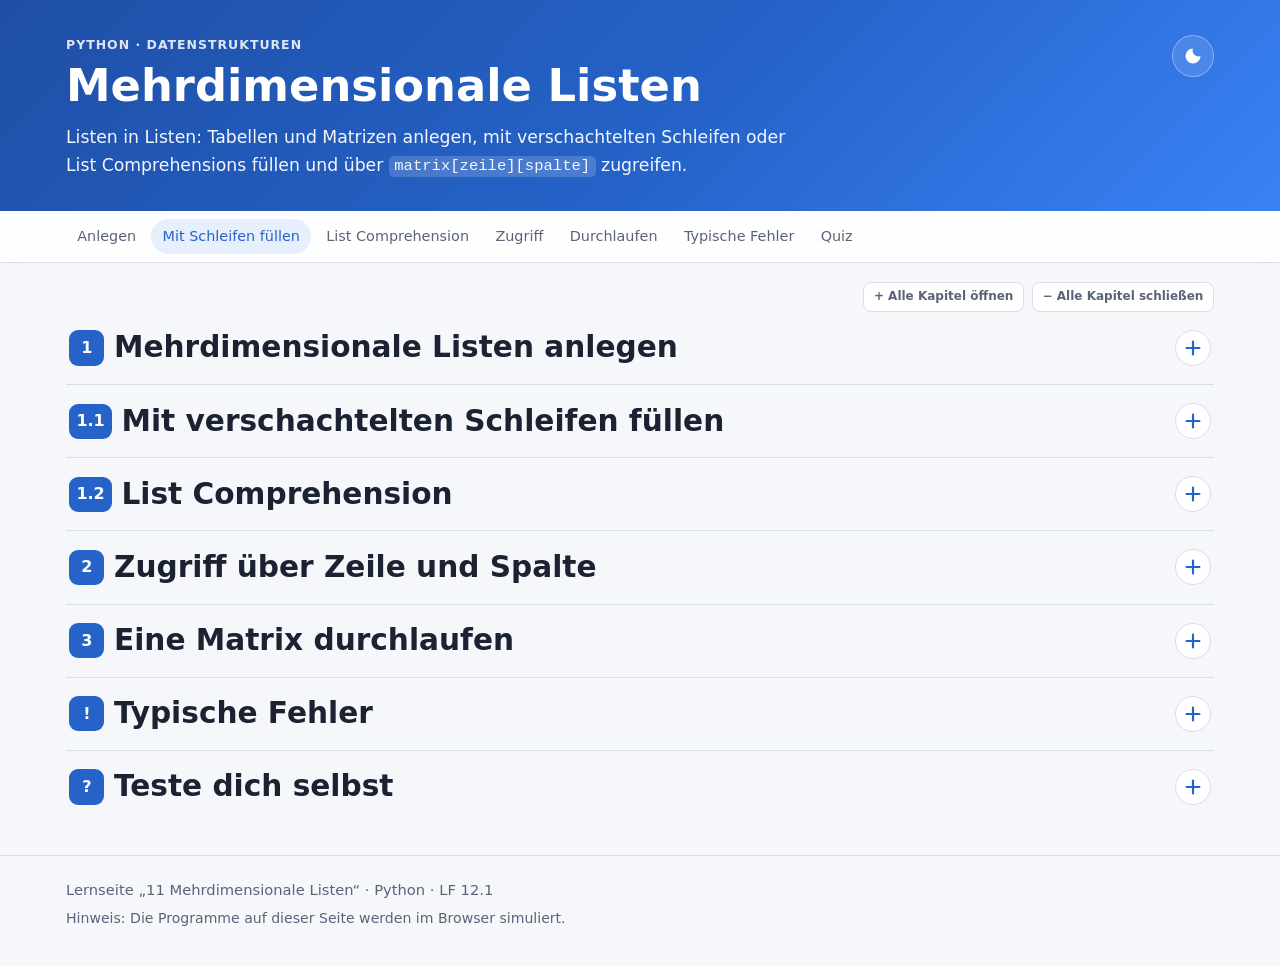
<file: mehrdimensionale_listen/index.html>
<!DOCTYPE html>
<html lang="de">
<head>
  <meta charset="utf-8">
  <meta name="viewport" content="width=device-width, initial-scale=1">
  <title>Mehrdimensionale Listen</title>
  <meta name="description" content="Interaktive Lernseite zu mehrdimensionalen Listen (Matrizen) in Python: anlegen, mit Schleifen und List Comprehensions füllen, über Zeile und Spalte zugreifen.">
  <meta name="theme-color" content="#2563c9">
  <link rel="icon" href="data:image/svg+xml,%3Csvg xmlns='http://www.w3.org/2000/svg' viewBox='0 0 32 32'%3E%3Crect width='32' height='32' rx='7' fill='%232563c9'/%3E%3Ctext x='16' y='21.5' font-family='Arial' font-weight='bold' font-size='10' fill='white' text-anchor='middle'%3E%5B%5B %5D%5D%3C/text%3E%3C/svg%3E">
  <link rel="stylesheet" href="css/style.css">
</head>
<body>

<header class="hero">
  <div class="wrap hero-inner">
    <div>
      <p class="eyebrow">Python · Datenstrukturen</p>
      <h1>Mehrdimensionale Listen</h1>
      <p class="lead">Listen in Listen: Tabellen und Matrizen anlegen, mit verschachtelten Schleifen oder List Comprehensions füllen und über <code>matrix[zeile][spalte]</code> zugreifen.</p>
    </div>
    <button class="theme-toggle" type="button" aria-label="Hell/Dunkel umschalten" title="Hell/Dunkel umschalten">
      <svg viewBox="0 0 24 24" width="20" height="20" aria-hidden="true"><path d="M12 3a9 9 0 1 0 9 9 7 7 0 0 1-9-9z" fill="currentColor"/></svg>
    </button>
  </div>
</header>

<nav class="toc" aria-label="Inhalt">
  <div class="wrap toc-inner">
    <a href="#anlegen">Anlegen</a>
    <a href="#schleifen">Mit Schleifen füllen</a>
    <a href="#comprehension">List Comprehension</a>
    <a href="#zugriff">Zugriff</a>
    <a href="#durchlaufen">Durchlaufen</a>
    <a href="#fehler">Typische Fehler</a>
    <a href="#quiz">Quiz</a>
  </div>
</nav>

<main class="wrap">
  <!-- 1 Anlegen -->
  <section id="anlegen" class="section">
    <h2><span class="num">1</span> Mehrdimensionale Listen anlegen</h2>
    <p>Eine mehrdimensionale Liste ist in Python einfach eine <strong>Liste, die weitere Listen enthält</strong>. Bei zwei Dimensionen kann man sie sich als <strong>Tabelle</strong> oder <strong>Matrix</strong> vorstellen: Jede innere Liste ist eine <strong>Zeile</strong>, die Positionen darin sind die <strong>Spalten</strong>.</p>
<pre class="py block">
zwei_d_liste = [
    [1, 2, 3],
    [4, 5, 6],
    [7, 8, 9]
]
# [[1, 2, 3], [4, 5, 6], [7, 8, 9]]  →  3 Zeilen, 3 Spalten (3x3-Matrix)
</pre>
    <p>Eine leere Liste wird mehrdimensional, indem man ihr weitere Listen anhängt:</p>
<pre class="py block">
matrix = []
matrix.append([1, 2, 3])
matrix.append([4, 5, 6])
matrix.append([7, 8, 9])
</pre>
    <p>Stehen die Werte schon fest, ist das unproblematisch. Wichtig ist nur, dass man weiß, welche Dimension wofür steht: die <strong>äußere</strong> Liste enthält die Zeilen, die <strong>inneren</strong> Listen die Werte einer Zeile.</p>
  </section>

  <!-- 1.1 Schleifen -->
  <section id="schleifen" class="section">
    <h2><span class="num">1.1</span> Mit verschachtelten Schleifen füllen</h2>
    <p>Stehen die Werte nicht vorher fest oder ist die Matrix groß, füllt man sie mit <strong>verschachtelten Schleifen</strong>: Die <strong>äußere</strong> Schleife erzeugt die Zeilen, die <strong>innere</strong> Schleife füllt jede Zeile mit Werten.</p>
    <p><strong>Beispiel:</strong> Gehe das Programm mit „Schritt“ durch und beobachte, wie erst <code>zeile</code> gefüllt und dann an <code>matrix</code> angehängt wird.</p>
    <div class="example" data-example="fuellen"></div>
    <div class="callout">
      <strong>Wichtig:</strong> <code>zeile = []</code> muss <strong>innerhalb</strong> der äußeren Schleife stehen. So bekommt jede Zeile eine eigene, neue Liste.
    </div>
  </section>

  <!-- 1.2 Comprehension -->
  <section id="comprehension" class="section">
    <h2><span class="num">1.2</span> List Comprehension</h2>
    <p>Eine <strong>List Comprehension</strong> ist eine Kurzschreibweise, um eine Liste in einer Zeile zu erzeugen und zu füllen. Beide Varianten liefern dasselbe Ergebnis:</p>
    <div class="compare">
      <div>
        <div class="syntax-label">Mit Schleife</div>
<pre class="py">
zahlen = []
for x in range(5):
    zahlen.append(x)
</pre>
      </div>
      <div>
        <div class="syntax-label">Als List Comprehension</div>
<pre class="py">
zahlen = [x for x in range(5)]
# [0, 1, 2, 3, 4]
</pre>
      </div>
    </div>
    <p>Gelesen wird sie so: „Nimm <code>x</code> – für jedes <code>x</code> in <code>range(5)</code>“. Vorne kann statt <code>x</code> auch eine Berechnung stehen, z. B. <code>[x * x for x in range(5)]</code> ergibt <code>[0, 1, 4, 9, 16]</code>.</p>
    <p>Für zwei Dimensionen setzt man eine zweite Comprehension hinein: Die <strong>innere</strong> (<code>for j in range(cols)</code>) erzeugt die Werte einer Zeile, die <strong>äußere</strong> (<code>for i in range(rows)</code>) wiederholt das für jede Zeile.</p>
<pre class="py block">
rows, cols = 3, 4
matrix = [[0 for j in range(cols)] for i in range(rows)]
# [[0, 0, 0, 0], [0, 0, 0, 0], [0, 0, 0, 0]]
</pre>

    <div class="card" id="gen">
      <h3>Matrix-Generator</h3>
      <div class="lab-row">
        <div class="field"><label for="gen-r">rows</label><select id="gen-r"></select></div>
        <div class="field"><label for="gen-c">cols</label><select id="gen-c"></select></div>
        <div class="field wide"><label for="gen-e">Wert in jeder Zelle</label>
          <select id="gen-e">
            <option value="0">0</option>
            <option value="i * cols + j + 1">i * cols + j + 1</option>
            <option value="i * j">i * j</option>
            <option value="i + j">i + j</option>
            <option value="(i + 1) * (j + 1)">(i + 1) * (j + 1)</option>
            <option value="i">i</option>
            <option value="j">j</option>
          </select>
        </div>
      </div>
      <pre class="py no-hl" id="gen-code"></pre>
      <div class="mx-wrap"><table class="mx" id="gen-mx"></table></div>
      <p class="tool-note" id="gen-note">Tippe auf eine Zelle, um zu sehen, wie ihr Wert berechnet wurde.</p>
    </div>

    <h3>Die Kopierfalle</h3>
    <p>Eine Matrix voller Nullen könnte man auch scheinbar kürzer mit <code>[[0] * cols] * rows</code> anlegen. Das ist ein <strong>häufiger Fehler</strong>: Dabei wird nur <strong>eine</strong> Zeile erzeugt, und die äußere Liste enthält mehrmals <strong>dieselbe</strong> Zeile. Ändert man einen Wert, ändert er sich in allen Zeilen.</p>
    <div class="card" id="trap">
      <div class="seg" role="group" aria-label="Variante">
        <button type="button" data-v="ok" aria-pressed="true">[[0 for j in range(3)] for i in range(3)]</button>
        <button type="button" data-v="bad" aria-pressed="false">[[0] * 3] * 3</button>
      </div>
      <div class="lab-row">
        <button type="button" class="btn primary" id="trap-run">matrix[0][0] = 1 ausführen</button>
        <button type="button" class="btn" id="trap-reset">Zurücksetzen</button>
      </div>
      <div class="mx-wrap"><table class="mx" id="trap-mx"></table></div>
      <p class="tool-note" id="trap-note"></p>
    </div>
  </section>

  <!-- 2 Zugriff -->
  <section id="zugriff" class="section">
    <h2><span class="num">2</span> Zugriff über Zeile und Spalte</h2>
    <p>In einer zweidimensionalen Liste braucht man <strong>zwei Indizes</strong>: <code>matrix[zeile][spalte]</code>. Der <strong>erste</strong> Index wählt die Zeile (eine innere Liste), der <strong>zweite</strong> die Spalte darin. Beide beginnen bei 0.</p>
<pre class="py block">
matrix = [[1, 2, 3], [4, 5, 6], [7, 8, 9]]
print(matrix[0][0])   # 1  (erste Zeile, erste Spalte)
print(matrix[1][2])   # 6  (zweite Zeile, dritte Spalte)
print(matrix[2][1])   # 8
print(matrix[1])      # [4, 5, 6]  (die ganze zweite Zeile)
matrix[0][1] = 99     # Wert ändern
</pre>
    <div class="card" id="acc">
      <h3>Matrix-Labor: Tippe auf eine Zelle oder gib Indizes ein</h3>
      <div class="mx-wrap"><table class="mx" id="acc-mx"></table></div>
      <div class="lab-row">
        <div class="field"><label for="acc-i">Zeile</label><input id="acc-i" type="text" inputmode="numeric" value="1" autocomplete="off"></div>
        <div class="field"><label for="acc-j">Spalte (leer = ganze Zeile)</label><input id="acc-j" type="text" inputmode="numeric" value="2" autocomplete="off"></div>
        <div class="field"><label for="acc-v">neuer Wert (optional)</label><input id="acc-v" type="text" autocomplete="off" spellcheck="false"></div>
        <div class="run-buttons">
          <button type="button" class="btn primary" id="acc-run">▶ Ausführen</button>
          <button type="button" class="btn" id="acc-reset">Zurücksetzen</button>
        </div>
      </div>
      <div class="lab-log" id="acc-log" aria-live="polite"></div>
    </div>
    <ul class="plain">
      <li><code>len(matrix)</code> liefert die Anzahl der <strong>Zeilen</strong>.</li>
      <li><code>len(matrix[0])</code> liefert die Anzahl der <strong>Spalten</strong> (Länge der ersten Zeile).</li>
    </ul>
      <aside class="ntk" data-title="Ein Foto ist eine Matrix">
<p>Ein Digitalfoto ist eine Matrix aus Bildpunkten (Pixeln): <code>bild[zeile][spalte]</code>. Ein Smartphone-Foto mit 12 Megapixeln hat z. B. 3000 Zeilen und 4000 Spalten.</p>
      <p>Jeder Pixel speichert drei Werte – Rot, Grün und Blau –, jeweils von 0 bis 255. Streng genommen ist ein Farbfoto also eine <strong>dreidimensionale</strong> Liste. Ein Schwarz-Weiß-Filter ist nichts anderes als zwei verschachtelte Schleifen:</p>
      <pre class="py">
for zeile in range(hoehe):
    for spalte in range(breite):
        r, g, b = bild[zeile][spalte]
        grau = (r + g + b) // 3
        bild[zeile][spalte] = [grau, grau, grau]
</pre>
      <p>Auch Tabellenkalkulationen, Spielfelder (Schach, Sudoku, Minecraft-Welten) und Sitzpläne werden intern als Matrizen gespeichert.</p>
    </aside>
  </section>

  <!-- 3 Durchlaufen -->
  <section id="durchlaufen" class="section">
    <h2><span class="num">3</span> Eine Matrix durchlaufen</h2>
    <p>Um alle Werte zu verarbeiten, braucht man wieder zwei verschachtelte Schleifen – oder man durchläuft direkt die Zeilen:</p>
    <div class="compare">
      <div>
        <div class="syntax-label">Mit Indizes</div>
<pre class="py">
for i in range(len(matrix)):
    for j in range(len(matrix[i])):
        print(matrix[i][j], end=" ")
    print()   # Zeilenumbruch
</pre>
      </div>
      <div>
        <div class="syntax-label">Direkt über die Zeilen</div>
<pre class="py">
for zeile in matrix:
    print(sum(zeile))   # Zeilensumme
# 6
# 15
# 24
</pre>
      </div>
    </div>
    <p class="small"><code>print(..., end=" ")</code> setzt statt eines Zeilenumbruchs ein Leerzeichen ans Ende. So stehen die Werte einer Zeile nebeneinander.</p>
  </section>

  <!-- Fehler -->
  <section id="fehler" class="section">
    <h2><span class="num">!</span> Typische Fehler</h2>
    <div class="errors">
      <div class="err-card">
        <h3>Kopierfalle</h3>
<pre class="py bad">matrix = [[0] * 3] * 3</pre>
<pre class="py good">matrix = [[0] * 3 for i in range(3)]</pre>
        <p>Mit <code>* 3</code> außen entstehen keine drei Zeilen, sondern dreimal <strong>dieselbe</strong> Zeile.</p>
      </div>
      <div class="err-card">
        <h3>Indizes vertauscht</h3>
<pre class="py bad">wert = matrix[spalte][zeile]</pre>
<pre class="py good">wert = matrix[zeile][spalte]</pre>
        <p>Zuerst kommt die Zeile, dann die Spalte. Bei nicht quadratischen Matrizen gibt es sonst einen <code>IndexError</code>.</p>
      </div>
      <div class="err-card">
        <h3>Neue Zeile vergessen</h3>
<pre class="py bad">zeile = []
for i in range(2):
    for j in range(3):
        zeile.append(0)
    matrix.append(zeile)</pre>
<pre class="py good">for i in range(2):
    zeile = []
    for j in range(3):
        zeile.append(0)
    matrix.append(zeile)</pre>
        <p><code>zeile = []</code> gehört in die äußere Schleife, sonst wird immer dieselbe Liste weiter gefüllt.</p>
      </div>
      <div class="err-card">
        <h3>Eine Klammer zu wenig</h3>
<pre class="py bad">print(matrix[1, 2])</pre>
<pre class="py good">print(matrix[1][2])</pre>
        <p>Jeder Index steht in eigenen eckigen Klammern.</p>
      </div>
    </div>
  </section>

  <!-- Quiz -->
  <section id="quiz" class="section">
    <h2><span class="num">?</span> Teste dich selbst</h2>
    <p>Wähle jeweils eine Antwort. Du bekommst sofort eine Rückmeldung.</p>
    <div id="quiz-list" class="quiz"></div>
    <p id="quiz-score" class="quiz-score" aria-live="polite"></p>
  </section>

</main>

<footer class="footer">
  <div class="wrap">
    <p>Lernseite „11 Mehrdimensionale Listen“ · Python · LF 12.1</p>
    <p class="small">Hinweis: Die Programme auf dieser Seite werden im Browser simuliert.</p>
  </div>
</footer>

<script src="js/engine.js" defer></script>
<script src="js/seite.js" defer></script>
<script src="js/extras.js" defer></script>
</body>
</html>
</file>
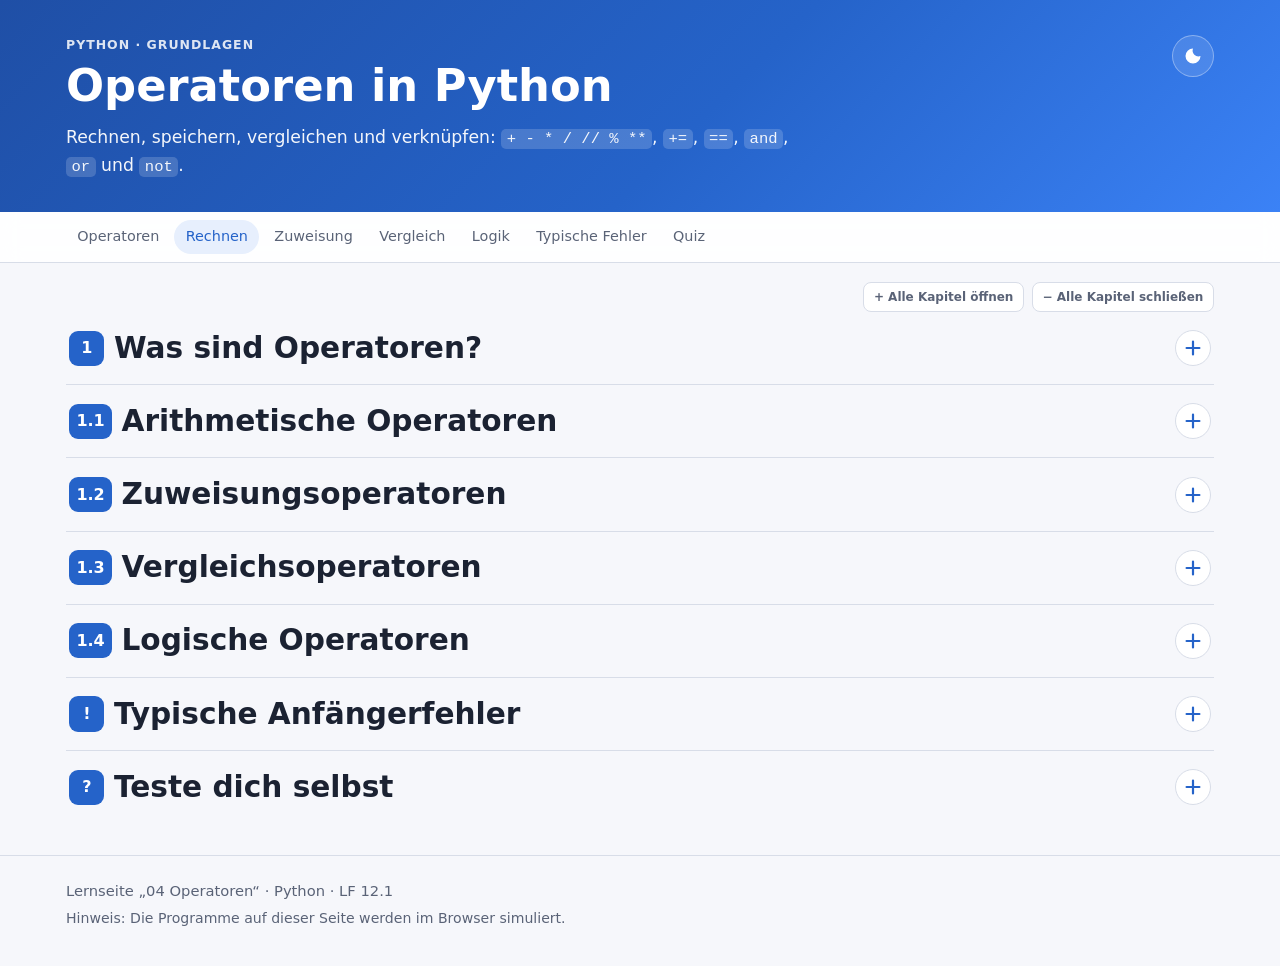
<file: operatoren/index.html>
<!DOCTYPE html>
<html lang="de">
<head>
  <meta charset="utf-8">
  <meta name="viewport" content="width=device-width, initial-scale=1">
  <title>Operatoren in Python</title>
  <meta name="description" content="Interaktive Lernseite zu arithmetischen, Zuweisungs-, Vergleichs- und logischen Operatoren in Python.">
  <meta name="theme-color" content="#2563c9">
  <link rel="icon" href="data:image/svg+xml,%3Csvg xmlns='http://www.w3.org/2000/svg' viewBox='0 0 32 32'%3E%3Crect width='32' height='32' rx='7' fill='%232563c9'/%3E%3Cpath d='M9 11h6M12 8v6M18 11h6M9 21h6M18 19h6M18 23h6' stroke='white' stroke-width='2.4' stroke-linecap='round'/%3E%3C/svg%3E">
  <link rel="stylesheet" href="css/style.css">
</head>
<body>

<header class="hero">
  <div class="wrap hero-inner">
    <div>
      <p class="eyebrow">Python · Grundlagen</p>
      <h1>Operatoren in Python</h1>
      <p class="lead">Rechnen, speichern, vergleichen und verknüpfen: <code>+ - * / // % **</code>, <code>+=</code>, <code>==</code>, <code>and</code>, <code>or</code> und <code>not</code>.</p>
    </div>
    <button class="theme-toggle" type="button" aria-label="Hell/Dunkel umschalten" title="Hell/Dunkel umschalten">
      <svg viewBox="0 0 24 24" width="20" height="20" aria-hidden="true"><path d="M12 3a9 9 0 1 0 9 9 7 7 0 0 1-9-9z" fill="currentColor"/></svg>
    </button>
  </div>
</header>

<nav class="toc" aria-label="Inhalt">
  <div class="wrap toc-inner">
    <a href="#start">Operatoren</a>
    <a href="#arithmetisch">Rechnen</a>
    <a href="#zuweisung">Zuweisung</a>
    <a href="#vergleich">Vergleich</a>
    <a href="#logisch">Logik</a>
    <a href="#fehler">Typische Fehler</a>
    <a href="#quiz">Quiz</a>
  </div>
</nav>

<main class="wrap">

  <!-- 1 Operatoren -->
  <section id="start" class="section">
    <h2><span class="num">1</span> Was sind Operatoren?</h2>
    <p><strong>Operatoren</strong> sind Symbole, die eine Aktion auslösen – zum Beispiel eine Rechnung oder einen Vergleich. In einem <strong>Ausdruck</strong> (z. B. <code>2 + 3 * 4</code>) können mehrere Operatoren vorkommen. In welcher Reihenfolge gerechnet wird, bestimmen die <strong>Vorrangregeln</strong> der Mathematik („Punkt vor Strich“) und <strong>Klammern</strong>.</p>
    <div class="table-wrap">
      <table class="ops">
        <thead><tr><th>Rang</th><th>Operatoren</th><th>Bedeutung</th></tr></thead>
        <tbody>
          <tr><td>1 (zuerst)</td><td><code>( )</code></td><td>Klammern</td></tr>
          <tr><td>2</td><td><code>**</code></td><td>Potenz</td></tr>
          <tr><td>3</td><td><code>*  /  //  %</code></td><td>„Punktrechnung“</td></tr>
          <tr><td>4</td><td><code>+  -</code></td><td>„Strichrechnung“</td></tr>
          <tr><td>5</td><td><code>==  !=  &lt;  &gt;  &lt;=  &gt;=</code></td><td>Vergleiche</td></tr>
          <tr><td>6</td><td><code>not</code></td><td>Logisches Nicht</td></tr>
          <tr><td>7</td><td><code>and</code></td><td>Logisches Und</td></tr>
          <tr><td>8 (zuletzt)</td><td><code>or</code></td><td>Logisches Oder</td></tr>
        </tbody>
      </table>
    </div>
    <p>Operatoren auf derselben Stufe werden <strong>von links nach rechts</strong> ausgewertet.</p>

    <div class="card" id="eval">
      <h3>Schritt für Schritt: Wie rechnet Python?</h3>
      <div class="tool-row">
        <div class="field"><label for="ev-sel">Ausdruck</label><select id="ev-sel"></select></div>
        <div class="run-buttons">
          <button type="button" class="btn primary" id="ev-next">Nächster Schritt</button>
          <button type="button" class="btn" id="ev-all">Alle zeigen</button>
        </div>
      </div>
      <div class="eval-steps" id="ev-out" aria-live="polite"></div>
    </div>
  </section>

  <!-- 1.1 Arithmetisch -->
  <section id="arithmetisch" class="section">
    <h2><span class="num">1.1</span> Arithmetische Operatoren</h2>
    <p>Arithmetische Operatoren <strong>rechnen</strong>. Sie bekommen Zahlen und liefern eine Zahl als Ergebnis.</p>
    <div class="table-wrap">
      <table class="ops">
        <thead><tr><th>Operator</th><th>Bedeutung</th><th>Beispiel</th><th>Ergebnis</th></tr></thead>
        <tbody>
          <tr><td><code>+</code></td><td>Addition</td><td><code>20 + 6</code></td><td><code>26</code></td></tr>
          <tr><td><code>-</code></td><td>Subtraktion</td><td><code>20 - 6</code></td><td><code>14</code></td></tr>
          <tr><td><code>*</code></td><td>Multiplikation</td><td><code>20 * 6</code></td><td><code>120</code></td></tr>
          <tr><td><code>/</code></td><td>Division – liefert <strong>immer</strong> eine Kommazahl</td><td><code>20 / 5</code></td><td><code>4.0</code></td></tr>
          <tr><td><code>//</code></td><td>Ganzzahlige Division – „Wie oft passt es ganz hinein?“</td><td><code>20 // 6</code></td><td><code>3</code></td></tr>
          <tr><td><code>%</code></td><td>Modulo – der Rest der ganzzahligen Division</td><td><code>20 % 6</code></td><td><code>2</code></td></tr>
          <tr><td><code>**</code></td><td>Potenz (2³)</td><td><code>2 ** 3</code></td><td><code>8</code></td></tr>
        </tbody>
      </table>
    </div>
    <h3>Ganzzahlige Division und Modulo</h3>
    <p><code>//</code> und <code>%</code> gehören zusammen: <code>//</code> gibt an, wie oft der Divisor <strong>vollständig</strong> in den Dividenden passt, <code>%</code> liefert den <strong>Rest</strong>, der dabei übrig bleibt.</p>
    <div class="callout">
      <strong>Beispiel:</strong> 20 Teilnehmende sollen in Gruppen zu je 6 Personen eingeteilt werden. Es entstehen <code>20 // 6 = 3</code> vollständige Gruppen, und <code>20 % 6 = 2</code> Personen bleiben übrig. Probe: 3 · 6 + 2 = 20.
    </div>
    <p>Eine typische Anwendung ist das Umrechnen von Einheiten, z. B. von Sekunden in Minuten und Sekunden:</p>
    <div class="example" data-example="zeit"></div>

    <div class="card" id="calc">
      <h3>Rechen-Labor: alle arithmetischen Operatoren auf einmal</h3>
      <div class="tool-row">
        <div class="field"><label for="ca-a">a</label><input id="ca-a" type="text" inputmode="decimal" value="20" autocomplete="off"></div>
        <div class="field"><label for="ca-b">b</label><input id="ca-b" type="text" inputmode="decimal" value="6" autocomplete="off"></div>
      </div>
      <div class="result-grid" id="ca-out" aria-live="polite"></div>
      <p class="tool-note">Probiere auch Kommazahlen (mit Punkt), negative Zahlen oder 0 als b.</p>
    </div>

    <h3><code>//</code> und <code>%</code> mit Kommazahlen und negativen Zahlen</h3>
    <p>Im Rechen-Labor fällt auf: <code>//</code> und <code>%</code> funktionieren auch mit Kommazahlen. Das liegt daran, wie Python die beiden Operatoren definiert:</p>
    <ul class="plain">
      <li><code>a // b</code> bedeutet: <strong>a / b berechnen und auf die nächstkleinere ganze Zahl abrunden.</strong> Das geht mit jeder Zahl, nicht nur mit ganzen Zahlen.</li>
      <li><code>a % b</code> ist der <strong>Rest</strong>, der dabei bleibt: <code>a - (a // b) * b</code>.</li>
      <li>Der <strong>Datentyp</strong> richtet sich nach den Operanden: Ist mindestens einer davon ein <code>float</code>, ist auch das Ergebnis ein <code>float</code> – selbst wenn es einen ganzzahligen Wert hat.</li>
    </ul>
    <div class="table-wrap">
      <table class="ops">
        <thead><tr><th>Ausdruck</th><th>Ergebnis</th><th>Erklärung</th></tr></thead>
        <tbody>
          <tr><td><code>7.5 // 2</code></td><td><code>3.0</code></td><td>7.5 / 2 = 3.75, abgerundet 3 – als <code>float</code>, weil 7.5 ein <code>float</code> ist</td></tr>
          <tr><td><code>7.5 % 2</code></td><td><code>1.5</code></td><td>7.5 − 3 · 2 = 1.5</td></tr>
          <tr><td><code>-7 // 2</code></td><td><code>-4</code></td><td>−7 / 2 = −3.5, abgerundet −4 (nicht −3: abgerundet wird immer zur kleineren Zahl)</td></tr>
          <tr><td><code>-7 % 2</code></td><td><code>1</code></td><td>−7 − (−4) · 2 = 1</td></tr>
        </tbody>
      </table>
    </div>
    <div class="callout">
      <strong>Praxisbeispiel:</strong> Eine Schicht dauert 2 Stunden. Wie viele vollständige Schichten passen in 7,5 Stunden? <code>7.5 // 2</code> ergibt <code>3.0</code> Schichten, und <code>7.5 % 2</code> ergibt <code>1.5</code> Stunden Restzeit.
    </div>
    <div class="callout warn">
      <strong>Hinweis:</strong> Kommazahlen werden im Computer nicht immer exakt gespeichert. Deshalb können bei <code>//</code> und <code>%</code> mit Kommazahlen kleine Abweichungen entstehen, z. B. ergibt <code>0.3 % 0.1</code> nicht 0, sondern <code>0.09999999999999998</code>. In der Praxis verwendet man <code>//</code> und <code>%</code> daher meist mit ganzen Zahlen.
    </div>

    <h3>Mit Texten „rechnen“</h3>
    <p>Auch bei Texten (Strings) gibt es zwei Operatoren: <code>+</code> <strong>verbindet</strong> Texte, <code>*</code> <strong>vervielfacht</strong> sie. <code>'ab' * 2</code> ergibt <code>'abab'</code>.</p>
    <div class="card" id="strops">
      <div class="tool-row">
        <div class="field"><label for="so-t">Text</label><input id="so-t" type="text" value="ab" autocomplete="off" autocapitalize="off" spellcheck="false"></div>
        <div class="field"><label for="so-n">Zahl</label><input id="so-n" type="text" inputmode="numeric" value="3" autocomplete="off"></div>
      </div>
      <div class="result-grid" id="so-out" aria-live="polite"></div>
    </div>
      <aside class="ntk" data-title="Modulo – vom Alltag bis zur Verschlüsselung">
<p>Der unscheinbare Operator <code>%</code> steckt in vielen Anwendungen:</p>
      <ul>
        <li><strong>Gerade oder ungerade:</strong> <code>zahl % 2 == 0</code></li>
        <li><strong>Uhrzeiten:</strong> 14 Uhr plus 12 Stunden → <code>(14 + 12) % 24</code> = 2 Uhr</li>
        <li><strong>Prüfziffern:</strong> Bei jeder IBAN muss eine Rechnung mit <code>% 97</code> den Rest 1 ergeben. So erkennt die Bank Tippfehler, bevor Geld falsch überwiesen wird. Auch ISBN-Nummern von Büchern haben eine Prüfziffer.</li>
        <li><strong>Caesar-Verschlüsselung:</strong> Julius Caesar verschob jeden Buchstaben um 3 Stellen im Alphabet: Aus A wird D. Damit nach Z wieder vorne begonnen wird, rechnet man mit Modulo: <code>(position + 3) % 26</code>. Z hat die Position 25 und wird zu <code>(25 + 3) % 26</code> = 2, also C.</li>
      </ul>
      <p>Auch moderne Verschlüsselung wie <strong>RSA</strong>, die z. B. beim Onlinebanking und bei HTTPS-Verbindungen eingesetzt wird, rechnet mit Modulo – allerdings mit Zahlen, die mehrere hundert Stellen lang sind. Ihre Sicherheit beruht darauf, dass sich so große Zahlen praktisch nicht in ihre Primfaktoren zerlegen lassen.</p>
    </aside>
  </section>

  <!-- 1.2 Zuweisung -->
  <section id="zuweisung" class="section">
    <h2><span class="num">1.2</span> Zuweisungsoperatoren</h2>
    <p>Mit einem Zuweisungsoperator wird ein Wert in einer Variablen <strong>gespeichert</strong>. Links steht die Variable, rechts der Wert, der gespeichert werden soll.</p>
    <div class="table-wrap">
      <table class="ops">
        <thead><tr><th>Operator</th><th>Bedeutung</th><th>entspricht</th></tr></thead>
        <tbody>
          <tr><td><code>=</code></td><td>Zuweisung</td><td><code>x = 5</code></td></tr>
          <tr><td><code>+=</code></td><td>addieren</td><td><code>x = x + 2</code></td></tr>
          <tr><td><code>-=</code></td><td>subtrahieren</td><td><code>x = x - 2</code></td></tr>
          <tr><td><code>*=</code></td><td>multiplizieren</td><td><code>x = x * 2</code></td></tr>
          <tr><td><code>/=</code></td><td>dividieren</td><td><code>x = x / 2</code></td></tr>
          <tr><td><code>//=</code>, <code>%=</code>, <code>**=</code></td><td>ganzzahlig dividieren, Modulo bilden, potenzieren</td><td><code>x = x // 2</code> usw.</td></tr>
        </tbody>
      </table>
    </div>
    <p><strong>Beispiel:</strong> Gehe das Programm mit „Schritt“ durch und beobachte die Variable <code>punkte</code> im Arbeitsspeicher. Achte auf die letzte Zeile: Was passiert mit dem Datentyp?</p>
    <div class="example" data-example="punkte"></div>
  </section>

  <!-- 1.3 Vergleich -->
  <section id="vergleich" class="section">
    <h2><span class="num">1.3</span> Vergleichsoperatoren</h2>
    <p>Vergleichsoperatoren <strong>vergleichen</strong> zwei Werte und liefern einen Wahrheitswert: <code>True</code> oder <code>False</code>.</p>
    <div class="table-wrap">
      <table class="ops">
        <thead><tr><th>Operator</th><th>Bedeutung</th><th>Beispiel</th><th>Ergebnis</th></tr></thead>
        <tbody>
          <tr><td><code>==</code></td><td>gleich</td><td><code>5 == 5</code></td><td class="t">True</td></tr>
          <tr><td><code>!=</code></td><td>ungleich</td><td><code>5 != 5</code></td><td class="f">False</td></tr>
          <tr><td><code>&lt;</code></td><td>kleiner</td><td><code>3 &lt; 7</code></td><td class="t">True</td></tr>
          <tr><td><code>&gt;</code></td><td>größer</td><td><code>3 &gt; 7</code></td><td class="f">False</td></tr>
          <tr><td><code>&lt;=</code></td><td>kleiner oder gleich</td><td><code>7 &lt;= 7</code></td><td class="t">True</td></tr>
          <tr><td><code>&gt;=</code></td><td>größer oder gleich</td><td><code>6 &gt;= 7</code></td><td class="f">False</td></tr>
        </tbody>
      </table>
    </div>
    <div class="callout warn">
      <strong>Nicht verwechseln:</strong> <code>=</code> ist eine <em>Zuweisung</em> (speichern), <code>==</code> ist ein <em>Vergleich</em> (fragen).
    </div>
    <div class="card tester" id="tester">
      <h3>Bedingungs-Tester</h3>
      <div class="tester-row">
        <input type="number" id="t-a" value="7" aria-label="Linker Wert">
        <select id="t-op" aria-label="Operator">
          <option>==</option><option>!=</option><option selected>&lt;</option><option>&gt;</option><option>&lt;=</option><option>&gt;=</option>
        </select>
        <input type="number" id="t-b" value="7" aria-label="Rechter Wert">
        <span class="arrow">→</span>
        <output id="t-out" class="bool">False</output>
      </div>
    </div>
  </section>

  <!-- 1.4 Logisch -->
  <section id="logisch" class="section">
    <h2><span class="num">1.4</span> Logische Operatoren</h2>
    <p>Logische Operatoren stammen aus der <strong>booleschen Algebra</strong>. Mit ihnen verknüpft man mehrere Vergleiche zu einer Bedingung – zum Beispiel, wenn etwas nur passieren soll, wenn <strong>zwei Bedingungen gleichzeitig</strong> wahr sind: <code>x == 4 and y == 5</code>.</p>
    <div class="table-wrap">
      <table class="ops">
        <thead><tr><th>Operator</th><th>Bedeutung</th></tr></thead>
        <tbody>
          <tr><td><code>and</code></td><td>Und: ergibt <code>True</code>, wenn <strong>beide</strong> Aussagen True sind</td></tr>
          <tr><td><code>or</code></td><td>Oder: ergibt <code>True</code>, wenn <strong>mindestens eine</strong> Aussage True ist</td></tr>
          <tr><td><code>not</code></td><td>Nicht: <strong>dreht</strong> die Aussage um</td></tr>
        </tbody>
      </table>
    </div>

    <div class="card logic" id="logic">
      <h3>Tippe auf A oder B – oder auf eine Zeile der Wahrheitstabellen</h3>
      <div class="logic-toggles">
        <button type="button" class="bool-btn" data-var="A" aria-pressed="true">A = <b>True</b></button>
        <button type="button" class="bool-btn" data-var="B" aria-pressed="false">B = <b>False</b></button>
      </div>
      <div class="logic-results">
        <div><code>A and B</code><output class="bool" data-expr="and"></output></div>
        <div><code>A or B</code><output class="bool" data-expr="or"></output></div>
        <div><code>not A</code><output class="bool" data-expr="not"></output></div>
      </div>
      <div class="truth-wrap">
        <table class="truth">
          <caption>Wahrheitstabelle and</caption>
          <thead><tr><th>A</th><th>B</th><th>A and B</th></tr></thead>
          <tbody>
            <tr data-a="false" data-b="false"><td class="f">False</td><td class="f">False</td><td class="f">False</td></tr>
            <tr data-a="false" data-b="true"><td class="f">False</td><td class="t">True</td><td class="f">False</td></tr>
            <tr data-a="true" data-b="false"><td class="t">True</td><td class="f">False</td><td class="f">False</td></tr>
            <tr data-a="true" data-b="true"><td class="t">True</td><td class="t">True</td><td class="t">True</td></tr>
          </tbody>
        </table>
        <table class="truth">
          <caption>Wahrheitstabelle or</caption>
          <thead><tr><th>A</th><th>B</th><th>A or B</th></tr></thead>
          <tbody>
            <tr data-a="false" data-b="false"><td class="f">False</td><td class="f">False</td><td class="f">False</td></tr>
            <tr data-a="false" data-b="true"><td class="f">False</td><td class="t">True</td><td class="t">True</td></tr>
            <tr data-a="true" data-b="false"><td class="t">True</td><td class="f">False</td><td class="t">True</td></tr>
            <tr data-a="true" data-b="true"><td class="t">True</td><td class="t">True</td><td class="t">True</td></tr>
          </tbody>
        </table>
      </div>
      <p class="tool-note">In der Digitaltechnik schreibt man statt False und True oft <strong>0</strong> und <strong>1</strong>.</p>
    </div>

    <div class="card" id="combo">
      <h3>Probier's aus: x == 4 and y == 5</h3>
      <div class="tool-row">
        <div class="field"><label for="cb-x">x</label><input id="cb-x" type="text" inputmode="numeric" value="4" autocomplete="off"></div>
        <div class="field"><label for="cb-y">y</label><input id="cb-y" type="text" inputmode="numeric" value="3" autocomplete="off"></div>
      </div>
      <div class="tool-result" id="cb-out" aria-live="polite"></div>
    </div>
  </section>

  <!-- Fehler -->
  <section id="fehler" class="section">
    <h2><span class="num">!</span> Typische Anfängerfehler</h2>
    <div class="errors">
      <div class="err-card">
        <h3>^ statt ** für Potenzen</h3>
<pre class="py bad">print(2 ^ 3)    # ergibt 1 !</pre>
<pre class="py good">print(2 ** 3)   # ergibt 8</pre>
        <p><code>^</code> ist in Python <strong>keine</strong> Potenz, sondern ein ganz anderer Operator. Potenzen schreibt man mit <code>**</code>.</p>
      </div>
      <div class="err-card">
        <h3>Klammern vergessen</h3>
<pre class="py bad">schnitt = 2 + 4 / 2   # 4.0</pre>
<pre class="py good">schnitt = (2 + 4) / 2 # 3.0</pre>
        <p>Punkt vor Strich gilt auch in Python. Für den Durchschnitt müssen Klammern gesetzt werden.</p>
      </div>
      <div class="err-card">
        <h3>= statt ==</h3>
<pre class="py bad">if x = 5:</pre>
<pre class="py good">if x == 5:</pre>
        <p>Ein Gleichheitszeichen speichert, zwei vergleichen.</p>
      </div>
      <div class="err-card">
        <h3>/ statt //</h3>
<pre class="py bad">gruppen = 20 / 6    # 3.3333333333333335</pre>
<pre class="py good">gruppen = 20 // 6   # 3</pre>
        <p><code>/</code> liefert immer eine Kommazahl. Wer nur ganze Gruppen zählen will, braucht <code>//</code>.</p>
      </div>
    </div>
  </section>

  <!-- Quiz -->
  <section id="quiz" class="section">
    <h2><span class="num">?</span> Teste dich selbst</h2>
    <p>Wähle jeweils eine Antwort. Du bekommst sofort eine Rückmeldung.</p>
    <div id="quiz-list" class="quiz"></div>
    <p id="quiz-score" class="quiz-score" aria-live="polite"></p>
  </section>

</main>

<footer class="footer">
  <div class="wrap">
    <p>Lernseite „04 Operatoren“ · Python · LF 12.1</p>
    <p class="small">Hinweis: Die Programme auf dieser Seite werden im Browser simuliert.</p>
  </div>
</footer>

<script src="js/engine.js" defer></script>
<script src="js/seite.js" defer></script>
<script src="js/extras.js" defer></script>
</body>
</html>
</file>
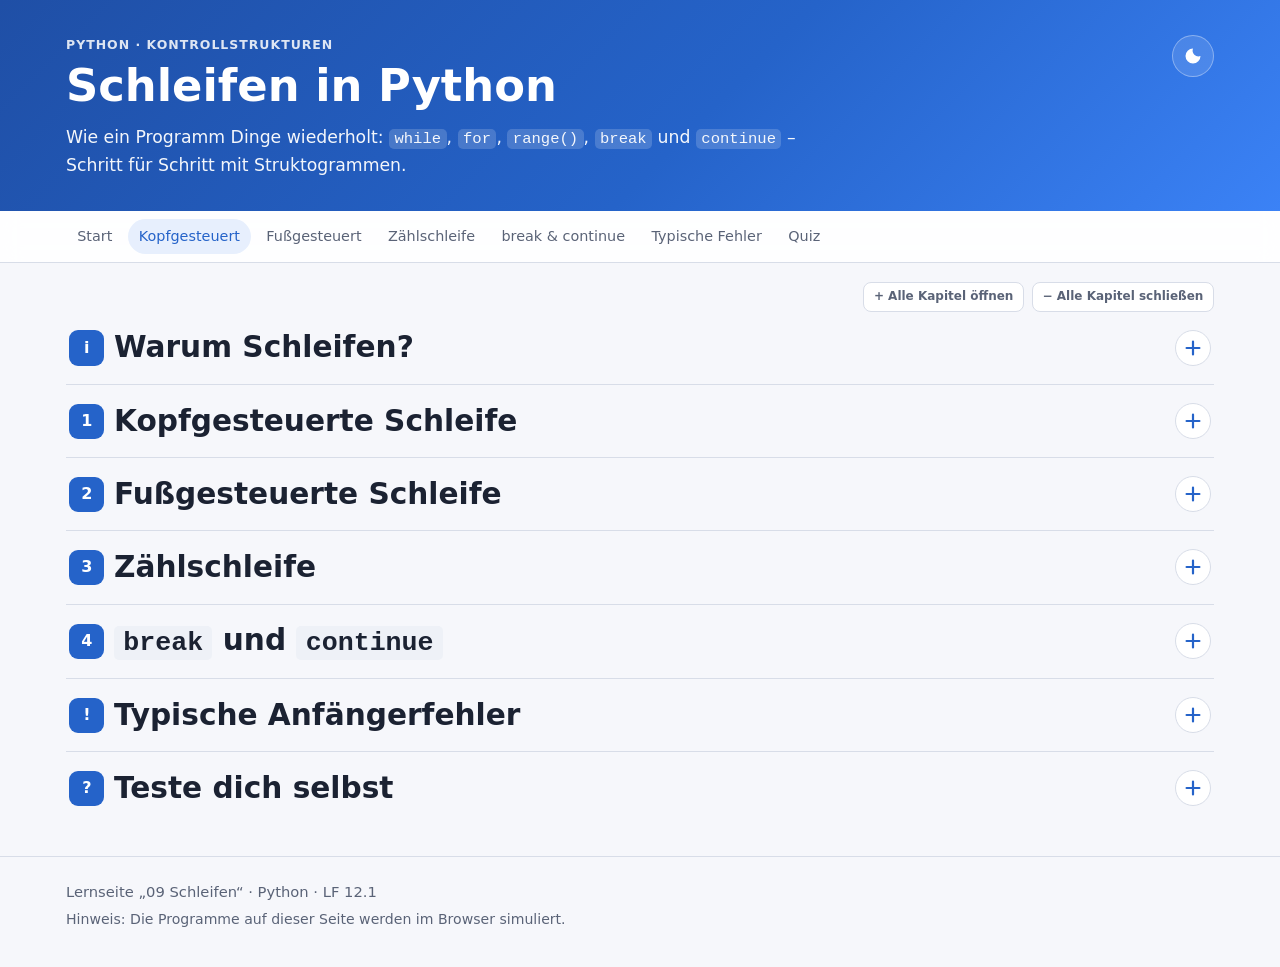
<file: schleifen/index.html>
<!DOCTYPE html>
<html lang="de">
<head>
  <meta charset="utf-8">
  <meta name="viewport" content="width=device-width, initial-scale=1">
  <title>Schleifen in Python</title>
  <meta name="description" content="Interaktive Lernseite zu while- und for-Schleifen, range, break und continue in Python – mit klickbaren Struktogrammen.">
  <meta name="theme-color" content="#2563c9">
  <link rel="icon" href="data:image/svg+xml,%3Csvg xmlns='http://www.w3.org/2000/svg' viewBox='0 0 32 32'%3E%3Crect width='32' height='32' rx='7' fill='%232563c9'/%3E%3Cpath d='M22 11a8 8 0 1 0 1 7' fill='none' stroke='white' stroke-width='2.6' stroke-linecap='round'/%3E%3Cpath d='M23 6v6h-6' fill='none' stroke='white' stroke-width='2.6' stroke-linecap='round' stroke-linejoin='round'/%3E%3C/svg%3E">
  <link rel="stylesheet" href="css/style.css">
</head>
<body>

<header class="hero">
  <div class="wrap hero-inner">
    <div>
      <p class="eyebrow">Python · Kontrollstrukturen</p>
      <h1>Schleifen in Python</h1>
      <p class="lead">Wie ein Programm Dinge wiederholt: <code>while</code>, <code>for</code>, <code>range()</code>, <code>break</code> und <code>continue</code> – Schritt für Schritt mit Struktogrammen.</p>
    </div>
    <button class="theme-toggle" type="button" aria-label="Hell/Dunkel umschalten" title="Hell/Dunkel umschalten">
      <svg viewBox="0 0 24 24" width="20" height="20" aria-hidden="true"><path d="M12 3a9 9 0 1 0 9 9 7 7 0 0 1-9-9z" fill="currentColor"/></svg>
    </button>
  </div>
</header>

<nav class="toc" aria-label="Inhalt">
  <div class="wrap toc-inner">
    <a href="#start">Start</a>
    <a href="#kopf">Kopfgesteuert</a>
    <a href="#fuss">Fußgesteuert</a>
    <a href="#zaehl">Zählschleife</a>
    <a href="#break-continue">break &amp; continue</a>
    <a href="#fehler">Typische Fehler</a>
    <a href="#quiz">Quiz</a>
  </div>
</nav>

<main class="wrap">

  <!-- Start -->
  <section id="start" class="section">
    <h2><span class="num">i</span> Warum Schleifen?</h2>
    <p>Schleifen sorgen dafür, dass derselbe Code <strong>mehrmals ausgeführt</strong> wird, ohne dass man ihn kopieren muss. Stell dir vor, du sollst die Zahlen von 1 bis 1000 ausgeben – ohne Schleife bräuchtest du 1000 Zeilen.</p>

    <div class="compare">
      <div>
        <div class="syntax-label">Ohne Schleife</div>
<pre class="py">
print(1)
print(2)
print(3)
print(4)
print(5)
# … und so weiter
</pre>
      </div>
      <div>
        <div class="syntax-label">Mit Schleife</div>
<pre class="py">
for i in range(1, 6):
    print(i)
</pre>
        <p class="small muted-text">Zwei Zeilen – egal ob bis 5 oder bis 1000.</p>
      </div>
    </div>

    <div class="tree" role="img" aria-label="Übersicht der Kontrollstrukturen: Sequenz, Verzweigung und Schleife">
      <div class="tree-root">Kontrollstrukturen</div>
      <div class="tree-branches">
        <div class="tree-branch is-muted">
          <div class="tree-node">Anweisungsfolge<small>Sequenz</small></div>
        </div>
        <div class="tree-branch is-muted">
          <div class="tree-node">Verzweigung<small>Selektion</small></div>
          <ul>
            <li>Einseitige Verzweigung</li>
            <li>Zweiseitige Verzweigung</li>
            <li>Mehrfachauswahl</li>
          </ul>
        </div>
        <div class="tree-branch is-focus">
          <div class="tree-node">Schleife<small>Iteration – dieses Thema</small></div>
          <ul>
            <li><a href="#kopf">Kopfgesteuerte Schleife</a></li>
            <li><a href="#fuss">Fußgesteuerte Schleife</a></li>
            <li><a href="#zaehl">Zählschleife</a></li>
          </ul>
        </div>
      </div>
    </div>

    <h3>Welche Schleife nehme ich wann?</h3>
    <div class="table-wrap">
      <table class="ops">
        <thead><tr><th>Schleife</th><th>In Python</th><th>Wann?</th></tr></thead>
        <tbody>
          <tr><td>Kopfgesteuert</td><td><code>while Bedingung:</code></td><td>Man weiß vorher <strong>nicht</strong>, wie oft wiederholt wird. Kann auch 0-mal laufen.</td></tr>
          <tr><td>Fußgesteuert</td><td><code>while True:</code> + <code>break</code></td><td>Der Block soll <strong>mindestens einmal</strong> laufen.</td></tr>
          <tr><td>Zählschleife</td><td><code>for i in range(…):</code></td><td>Die Anzahl der Wiederholungen steht <strong>vorher fest</strong>.</td></tr>
        </tbody>
      </table>
    </div>

    <div class="howto">
      <h3>So benutzt du diese Seite</h3>
      <ol>
        <li><strong>Tippe auf ein Feld im Struktogramm</strong> – die passenden Codezeilen werden <mark class="sw sw-sel">gelb</mark> markiert und erklärt.</li>
        <li><strong>Tippe auf eine Codezeile</strong> – das passende Feld im Struktogramm leuchtet auf.</li>
        <li><strong>Drücke „Ausführen“</strong> – das Programm läuft, der durchlaufene Weg wird <mark class="sw sw-run">grün</mark>. Mit <strong>„Schritt“</strong> gehst du selbst Schritt für Schritt weiter und siehst bei <strong>Variablen</strong>, wie sich die Werte ändern.</li>
      </ol>
    </div>
  </section>

  <!-- 1 Kopfgesteuert -->
  <section id="kopf" class="section">
    <h2><span class="num">1</span> Kopfgesteuerte Schleife</h2>
    <p>Bei einer kopfgesteuerten Schleife steht die <strong>Bedingung am Anfang</strong> (im „Kopf“). Vor jedem Durchlauf wird geprüft: Ist die Bedingung wahr? Dann wird der eingerückte Block ausgeführt und es geht zurück zum Kopf. Ist sie falsch, endet die Schleife.</p>
    <div class="syntax">
      <div class="syntax-label">Syntax</div>
<pre class="py">
while Bedingung:
    Anweisung1
    Anweisung2
</pre>
    </div>
    <p>Im Struktogramm erkennst du die Schleife an der <strong>Klammer links</strong>: Alles, was rechts daneben steht, wird wiederholt.</p>
    <p><strong>Beispiel:</strong> Ein Programm fixt Bug für Bug. Probiere auch einmal <strong>0</strong> als Startwert (der Traum jedes Entwicklers): Dann ist die Bedingung schon beim ersten Prüfen falsch und die Schleife läuft <em>kein einziges Mal</em>.</p>
    <div class="example" data-example="countdown"></div>

    <div class="callout tip">
      <strong>Kurzschreibweise:</strong> <code>bugs = bugs - 1</code> kann man auch als <code>bugs -= 1</code> schreiben. Genauso ist <code>i += 1</code> dasselbe wie <code>i = i + 1</code>.
    </div>

    <h3>Achtung: Endlosschleife!</h3>
    <p>Damit die Schleife irgendwann endet, muss sich im Schleifenblock etwas ändern, das die Bedingung beeinflusst – hier die Variable <code>bugs</code>. Vergisst man das, bleibt die Bedingung für immer wahr: Das Programm hört nie auf. Probier's aus – die Lernseite bricht nach ein paar Durchläufen für dich ab.</p>
    <div class="example" data-example="endlos"></div>
      <aside class="ntk" data-title="Gewollte Endlosschleifen">
<p>Endlosschleifen sind nicht immer ein Fehler. Viele Programme laufen absichtlich in einer <strong>Hauptschleife</strong>, bis man sie beendet:</p>
      <ul>
        <li><strong>Spiele</strong> wiederholen in ihrer „Game Loop“ 60-mal pro Sekunde: Eingaben lesen, Spielwelt berechnen, Bild zeichnen.</li>
        <li><strong>Webserver</strong> warten in einer Schleife auf die nächste Anfrage – rund um die Uhr.</li>
        <li><strong>Betriebssysteme</strong> und Maschinensteuerungen (SPS) arbeiten ebenfalls in einer Endlosschleife.</li>
      </ul>
      <p class="joke">Warum kommt der Informatiker nicht mehr aus der Dusche? Auf der Shampooflasche steht: „Auftragen. Ausspülen. Wiederholen.“</p>
    </aside>
  </section>

  <!-- 2 Fußgesteuert -->
  <section id="fuss" class="section">
    <h2><span class="num">2</span> Fußgesteuerte Schleife</h2>
    <p>Bei einer fußgesteuerten Schleife steht die Bedingung <strong>am Ende</strong> (im „Fuß“). Deshalb wird der Block <strong>mindestens einmal</strong> ausgeführt – erst danach wird geprüft, ob es weitergeht.</p>
    <p>Python hat dafür keinen eigenen Befehl. Man baut sie mit <code>while True:</code> (eine Schleife, die eigentlich endlos laufen würde) und beendet sie mit <code>break</code>, sobald die Abbruchbedingung erfüllt ist.</p>
    <div class="syntax">
      <div class="syntax-label">Syntax</div>
<pre class="py">
while True:
    Anweisung1
    Anweisung2
    if Abbruchbedingung:
        break
</pre>
    </div>
    <p><strong>Beispiel:</strong> Es wird so lange gewürfelt, bis eine 6 fällt. Man muss mindestens einmal würfeln – ein typischer Fall für eine fußgesteuerte Schleife. Jeder Durchlauf ist zufällig, also probiere es mehrmals!</p>
    <div class="example" data-example="wuerfel"></div>
    <div class="callout">
      <strong>Achte auf die Bedingung:</strong> Im Struktogramm steht im Fuß, <em>wie lange</em> wiederholt wird: „solange wurf ≠ 6“. Im Python-Code steht dagegen, <em>wann abgebrochen</em> wird: <code>if wurf == 6: break</code>. Das ist genau das Gegenteil!
    </div>
    <div class="callout warn">
      <strong>Hinweis:</strong> <code>while True</code> mit <code>break</code> ist fehleranfällig – wird <code>break</code> nie erreicht, entsteht eine Endlosschleife. Nutze diese Form nur, wenn der Block wirklich mindestens einmal laufen muss.
    </div>
  </section>

  <!-- 3 Zählschleife -->
  <section id="zaehl" class="section">
    <h2><span class="num">3</span> Zählschleife</h2>
    <p>Bei einer Zählschleife steht <strong>von Anfang an fest</strong>, wie oft wiederholt wird. Die <strong>Laufvariable</strong> (meist <code>i</code>, <code>j</code> oder <code>k</code>) bekommt nacheinander alle Werte, die <code>range()</code> erzeugt. Um das Hochzählen muss man sich – anders als bei <code>while</code> – nicht selbst kümmern.</p>
    <div class="syntax">
      <div class="syntax-label">Syntax – drei Möglichkeiten</div>
<pre class="py">
for i in range(stop):
for i in range(start, stop):
for i in range(start, stop, step):
</pre>
    </div>
    <ul class="plain">
      <li>Ohne <strong>start</strong> beginnt die Schleife bei <strong>0</strong>.</li>
      <li>Der <strong>stop</strong>-Wert ist <strong>nicht mehr dabei</strong> (exklusiv): <code>range(1, 5)</code> liefert 1, 2, 3, 4.</li>
      <li><strong>step</strong> ist die Schrittweite (Standard: 1). Sie darf auch negativ sein – dann wird rückwärts gezählt.</li>
    </ul>

    <div class="card range-lab" id="range-lab">
      <h3>range-Labor: Welche Zahlen bekommt i?</h3>
      <div class="presets" role="group" aria-label="Beispiele">
        <button type="button" class="btn small" data-preset=",4,">range(4)</button>
        <button type="button" class="btn small" data-preset="1,5,">range(1, 5)</button>
        <button type="button" class="btn small" data-preset="1,10,2">range(1, 10, 2)</button>
        <button type="button" class="btn small" data-preset="10,0,-1">range(10, 0, -1)</button>
      </div>
      <div class="range-row">
        <div class="field"><label for="r-start">start</label><input id="r-start" type="text" inputmode="numeric" placeholder="leer = 0"></div>
        <div class="field"><label for="r-stop">stop</label><input id="r-stop" type="text" inputmode="numeric" value="5"></div>
        <div class="field"><label for="r-step">step</label><input id="r-step" type="text" inputmode="numeric" placeholder="leer = 1"></div>
      </div>
      <pre class="py range-code" id="r-code"></pre>
      <div class="chips" id="r-chips" aria-live="polite"></div>
      <p class="range-note" id="r-note"></p>
    </div>

    <p><strong>Beispiel:</strong> Eine Einmaleins-Reihe ausgeben. Beachte: Damit die 10 noch dabei ist, muss <code>range(1, 11)</code> stehen.</p>
    <div class="example" data-example="einmaleins"></div>
      <aside class="ntk" data-title="Passwörter knacken mit einer Schleife">
<p>Eine vierstellige PIN hat genau 10 000 Möglichkeiten. Ein Computer probiert sie in Sekundenbruchteilen alle durch – das nennt man <strong>Brute-Force-Angriff</strong>:</p>
      <pre class="py">
for pin in range(10000):
    if pin == geheime_pin:
        print(f"Gefunden: {pin}")
        break
</pre>
      <p>Deshalb sperren Bankkarten und Smartphones nach wenigen Fehlversuchen. Bei Passwörtern hilft nur Länge: Acht Kleinbuchstaben ergeben 26<sup>8</sup> ≈ 209 Milliarden Möglichkeiten – das klingt viel, schnelle Grafikkarten schaffen bei schlecht geschützten Passwortdateien aber Milliarden Versuche pro Sekunde. Mit 12 Zeichen aus Groß- und Kleinbuchstaben, Ziffern und Sonderzeichen sind es über 10<sup>23</sup> Kombinationen.</p>
    </aside>
  </section>

  <!-- 4 break / continue -->
  <section id="break-continue" class="section">
    <h2><span class="num">4</span> <code>break</code> und <code>continue</code></h2>
    <p>Mit zwei Befehlen kann man den Ablauf einer Schleife von innen steuern:</p>
    <ul class="plain">
      <li><code>continue</code> bricht nur den <strong>aktuellen Durchlauf</strong> ab und springt sofort zum nächsten.</li>
      <li><code>break</code> beendet die <strong>ganze Schleife</strong> sofort.</li>
    </ul>

    <h3><code>continue</code> – diesen Durchlauf überspringen</h3>
    <p><strong>Beispiel:</strong> In manchen Hotels gibt es kein 13. Stockwerk. Der Aufzug hält in den Stockwerken 10 bis 15 – die 13 wird mit <code>continue</code> übersprungen.</p>
    <div class="example" data-example="aufzug"></div>

    <h3><code>break</code> – die Schleife verlassen</h3>
    <p><strong>Beispiel:</strong> Ein Programm sucht den Bug und prüft dazu die Zeilen 0 bis 4. Sobald es ihn gefunden hat, hört es mit <code>break</code> auf.</p>
    <p>Neu ist hier das <code>else</code> <strong>nach der Schleife</strong>: Es wird nur ausgeführt, wenn die Schleife <strong>ganz normal zu Ende</strong> gelaufen ist – also <em>ohne</em> <code>break</code>. Probiere eine Fehlerzeile zwischen 0 und 4 und eine größere, z. B. 7.</p>
    <div class="example" data-example="geheim"></div>
    <div class="callout tip">
      <strong>Merke:</strong> Das <code>else</code> einer Schleife bedeutet „wenn nicht abgebrochen wurde“. Es funktioniert bei <code>for</code> und bei <code>while</code>. Wird die Schleife mit <code>break</code> verlassen, wird der <code>else</code>-Block übersprungen.
    </div>
  </section>

  <!-- Fehler -->
  <section id="fehler" class="section">
    <h2><span class="num">!</span> Typische Anfängerfehler</h2>
    <div class="errors">
      <div class="err-card">
        <h3>Hochzählen vergessen</h3>
<pre class="py bad">i = 0
while i < 5:
    print(i)</pre>
<pre class="py good">i = 0
while i < 5:
    print(i)
    i += 1</pre>
        <p>Ohne <code>i += 1</code> bleibt <code>i</code> immer 0 – die Bedingung ist immer wahr: <strong>Endlosschleife</strong>.</p>
      </div>
      <div class="err-card">
        <h3>stop-Wert vergessen</h3>
<pre class="py bad"># soll 1 bis 10 ausgeben
for i in range(1, 10):
    print(i)</pre>
<pre class="py good">for i in range(1, 11):
    print(i)</pre>
        <p>Der stop-Wert ist <strong>nicht</strong> dabei. Für 1 bis 10 braucht man <code>range(1, 11)</code>.</p>
      </div>
      <div class="err-card">
        <h3>Falsch eingerückt</h3>
<pre class="py bad">for i in range(3):
    print(i)
    print("Fertig")</pre>
<pre class="py good">for i in range(3):
    print(i)
print("Fertig")</pre>
        <p>Was eingerückt ist, wird <strong>wiederholt</strong>. „Fertig“ soll nur einmal nach der Schleife kommen – also nicht einrücken.</p>
      </div>
      <div class="err-card">
        <h3>Doppelpunkt vergessen</h3>
<pre class="py bad">while zahl > 0</pre>
<pre class="py good">while zahl > 0:</pre>
        <p>Hinter <code>while</code>, <code>for</code> und dem Schleifen-<code>else</code> steht immer ein Doppelpunkt.</p>
      </div>
    </div>
  </section>

  <!-- Quiz -->
  <section id="quiz" class="section">
    <h2><span class="num">?</span> Teste dich selbst</h2>
    <p>Wähle jeweils eine Antwort. Du bekommst sofort eine Rückmeldung.</p>
    <div id="quiz-list" class="quiz"></div>
    <p id="quiz-score" class="quiz-score" aria-live="polite"></p>
  </section>

</main>

<footer class="footer">
  <div class="wrap">
    <p>Lernseite „09 Schleifen“ · Python · LF 12.1</p>
    <p class="small">Hinweis: Die Programme auf dieser Seite werden im Browser simuliert.</p>
  </div>
</footer>

<script src="js/main.js" defer></script>
<script src="js/extras.js" defer></script>
</body>
</html>
</file>
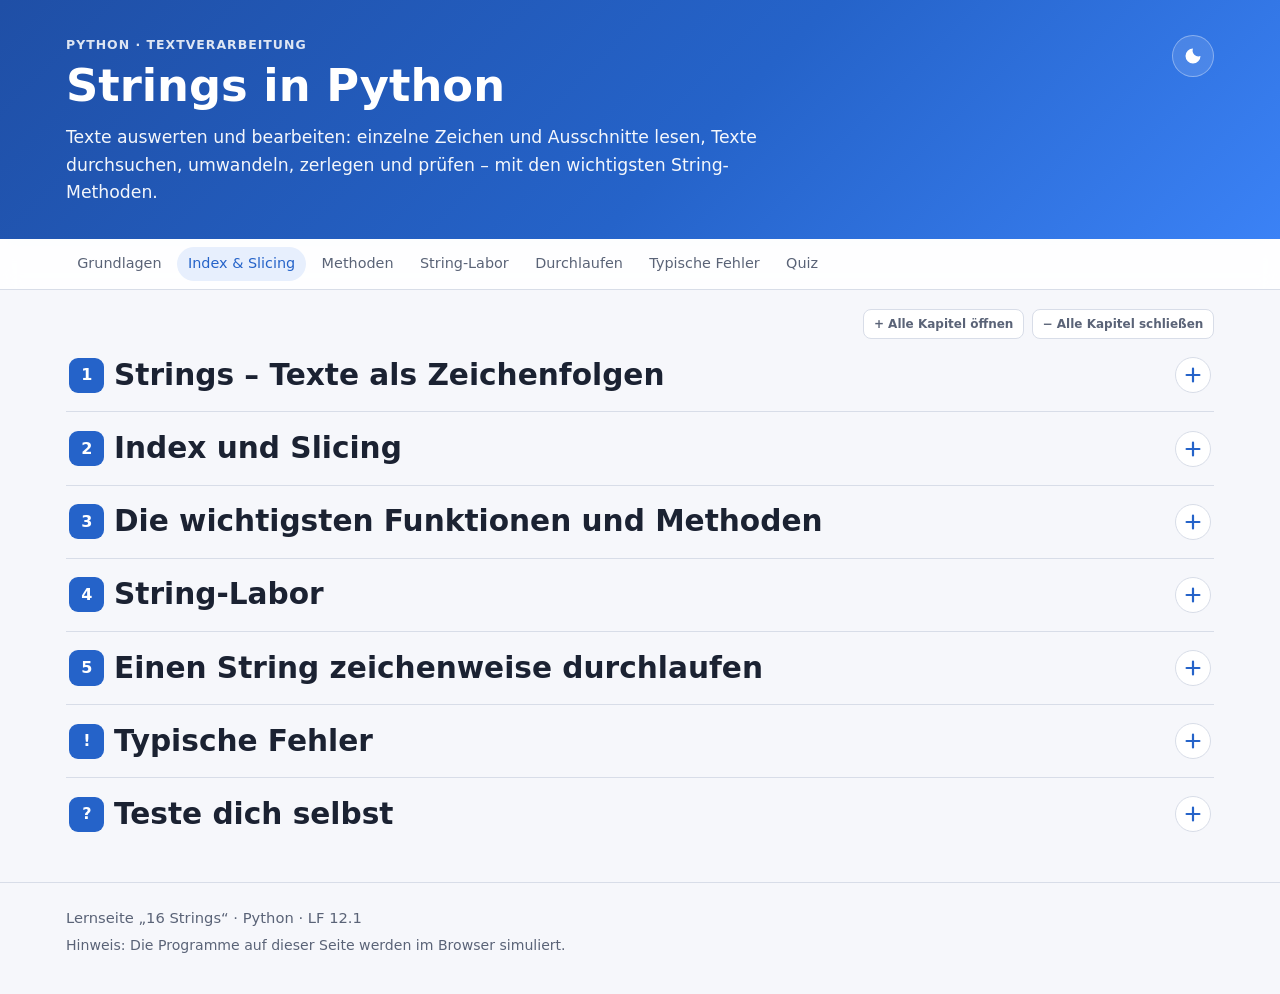
<file: strings/index.html>
<!DOCTYPE html>
<html lang="de">
<head>
  <meta charset="utf-8">
  <meta name="viewport" content="width=device-width, initial-scale=1">
  <title>Strings in Python</title>
  <meta name="description" content="Interaktive Lernseite zu Strings in Python: Index, Slicing, len, in, upper, lower, strip, replace, split, join, count, find und is-Methoden.">
  <meta name="theme-color" content="#2563c9">
  <link rel="icon" href="data:image/svg+xml,%3Csvg xmlns='http://www.w3.org/2000/svg' viewBox='0 0 32 32'%3E%3Crect width='32' height='32' rx='7' fill='%232563c9'/%3E%3Ctext x='16' y='21.5' font-family='Arial' font-weight='bold' font-size='11' fill='white' text-anchor='middle'%3Eabc%3C/text%3E%3C/svg%3E">
  <link rel="stylesheet" href="css/style.css">
</head>
<body>

<header class="hero">
  <div class="wrap hero-inner">
    <div>
      <p class="eyebrow">Python · Textverarbeitung</p>
      <h1>Strings in Python</h1>
      <p class="lead">Texte auswerten und bearbeiten: einzelne Zeichen und Ausschnitte lesen, Texte durchsuchen, umwandeln, zerlegen und prüfen – mit den wichtigsten String-Methoden.</p>
    </div>
    <button class="theme-toggle" type="button" aria-label="Hell/Dunkel umschalten" title="Hell/Dunkel umschalten">
      <svg viewBox="0 0 24 24" width="20" height="20" aria-hidden="true"><path d="M12 3a9 9 0 1 0 9 9 7 7 0 0 1-9-9z" fill="currentColor"/></svg>
    </button>
  </div>
</header>

<nav class="toc" aria-label="Inhalt">
  <div class="wrap toc-inner">
    <a href="#grundlagen">Grundlagen</a>
    <a href="#zugriff">Index &amp; Slicing</a>
    <a href="#methoden">Methoden</a>
    <a href="#labor">String-Labor</a>
    <a href="#durchlaufen">Durchlaufen</a>
    <a href="#fehler">Typische Fehler</a>
    <a href="#quiz">Quiz</a>
  </div>
</nav>

<main class="wrap">
  <!-- Grundlagen -->
  <section id="grundlagen" class="section">
    <h2><span class="num">1</span> Strings – Texte als Zeichenfolgen</h2>
    <p>Bei der Arbeit mit Benutzereingaben oder Textdateien muss man Texte häufig auswerten: Wie lang ist die Eingabe? Kommt ein bestimmtes Wort vor? Besteht sie nur aus Ziffern? Dafür bietet Python zahlreiche Funktionen und Methoden.</p>
    <p>Ein <strong>String</strong> (<code>str</code>) ist eine <strong>Folge von Zeichen</strong> – Buchstaben, Ziffern, Leerzeichen, Satzzeichen. Wie bei einer Liste hat jedes Zeichen einen <strong>Index</strong>, beginnend bei 0.</p>
    <div class="card" id="chars">
      <h3>text = "Hello World"</h3>
      <div class="lv-wrap"><div class="sv" id="ch-view"></div></div>
      <p class="tool-note">Oben der Index von vorne, unten (orange) der Index von hinten. Auch das Leerzeichen ist ein Zeichen und hat einen Index.</p>
    </div>
    <div class="callout warn">
      <strong>Strings sind unveränderlich.</strong> Methoden wie <code>upper()</code> oder <code>replace()</code> verändern den ursprünglichen String nicht, sondern liefern einen <strong>neuen</strong> String. Das Ergebnis muss man speichern: <code>text = text.upper()</code>. Ein einzelnes Zeichen kann man nicht ersetzen: <code>text[0] = "h"</code> führt zu einem <code>TypeError</code>.
    </div>
      <aside class="ntk" data-title="Jedes Zeichen ist eine Zahl">
<pre class="py">
print(ord("A"))     # 65
print(chr(65))      # A
print(ord("a"))     # 97
print(ord("€"))     # 8364
print(ord("😀"))    # 128512
</pre>
      <p>Welche Zahl zu welchem Zeichen gehört, legt der <strong>Unicode</strong>-Standard fest – mit über 150 000 Zeichen aus fast allen Schriften der Welt, inklusive Emojis.</p>
      <p>Deshalb kann man Strings vergleichen: <code>"Apfel" &lt; "Birne"</code> ist <code>True</code>, weil 65 &lt; 66. Aber auch <code>"Zebra" &lt; "apfel"</code> ist <code>True</code>, denn alle Großbuchstaben haben kleinere Zahlen als die Kleinbuchstaben.</p>
    </aside>
  </section>

  <!-- Zugriff -->
  <section id="zugriff" class="section">
    <h2><span class="num">2</span> Index und Slicing</h2>
    <p>Mit <code>text[index]</code> liest man ein <strong>einzelnes Zeichen</strong>. Mit <strong>Slicing</strong> <code>text[start:stop:step]</code> schneidet man einen <strong>Ausschnitt</strong> heraus. Wie bei <code>range()</code> gilt: <code>start</code> ist dabei, <code>stop</code> nicht mehr.</p>
    <div class="table-wrap">
      <table class="ops">
        <thead><tr><th>Ausdruck</th><th>Bedeutung</th><th>Ergebnis bei <code>text = "Hello World"</code></th></tr></thead>
        <tbody>
          <tr><td><code>text[0]</code></td><td>erstes Zeichen</td><td><code>'H'</code></td></tr>
          <tr><td><code>text[-1]</code></td><td>letztes Zeichen</td><td><code>'d'</code></td></tr>
          <tr><td><code>text[3:5]</code></td><td>Index 3 bis 4</td><td><code>'lo'</code></td></tr>
          <tr><td><code>text[:5]</code></td><td>vom Anfang bis Index 4</td><td><code>'Hello'</code></td></tr>
          <tr><td><code>text[6:]</code></td><td>ab Index 6 bis zum Ende</td><td><code>'World'</code></td></tr>
          <tr><td><code>text[::2]</code></td><td>jedes 2. Zeichen</td><td><code>'HloWrd'</code></td></tr>
          <tr><td><code>text[::-1]</code></td><td>rückwärts</td><td><code>'dlroW olleH'</code></td></tr>
        </tbody>
      </table>
    </div>
    <div class="card" id="slice-lab">
      <h3>Slicing-Labor</h3>
      <div class="lab-row">
        <div class="field wide"><label for="sl-t">text</label><input id="sl-t" type="text" value="Hello World" autocomplete="off" spellcheck="false"></div>
        <div class="field"><label for="sl-a">start</label><input id="sl-a" type="text" inputmode="numeric" value="0" autocomplete="off"></div>
        <div class="field"><label for="sl-b">stop</label><input id="sl-b" type="text" inputmode="numeric" value="5" autocomplete="off"></div>
        <div class="field"><label for="sl-c">step</label><input id="sl-c" type="text" inputmode="numeric" value="" placeholder="leer = 1" autocomplete="off"></div>
      </div>
      <div class="presets" role="group" aria-label="Beispiele">
        <button type="button" class="btn small" data-s="3,5,">[3:5]</button>
        <button type="button" class="btn small" data-s=",5,">[:5]</button>
        <button type="button" class="btn small" data-s="6,,">[6:]</button>
        <button type="button" class="btn small" data-s=",,2">[::2]</button>
        <button type="button" class="btn small" data-s=",,-1">[::-1]</button>
        <button type="button" class="btn small" data-s="-5,,">[-5:]</button>
      </div>
      <div class="lv-wrap"><div class="sv" id="sl-view"></div></div>
      <div class="lab-call" id="sl-out" aria-live="polite"></div>
    </div>
  </section>

  <!-- Methoden -->
  <section id="methoden" class="section">
    <h2><span class="num">3</span> Die wichtigsten Funktionen und Methoden</h2>
    <div class="table-wrap">
      <table class="ops">
        <thead><tr><th>Aufruf</th><th>Bedeutung</th><th>Beispiel mit <code>text = "Hello World"</code></th></tr></thead>
        <tbody>
          <tr><td><code>len(text)</code></td><td>Anzahl der Zeichen</td><td><code>len(text)</code> → <code>11</code></td></tr>
          <tr><td><code>teil in text</code></td><td>ist <code>teil</code> enthalten? (auch <code>not in</code>)</td><td><code>"World" in text</code> → <code>True</code></td></tr>
          <tr><td><code>+</code></td><td>Strings verbinden</td><td><code>"Hello" + " " + "World"</code></td></tr>
          <tr><td><code>upper()</code> / <code>lower()</code></td><td>in Groß- bzw. Kleinbuchstaben umwandeln</td><td><code>text.upper()</code> → <code>'HELLO WORLD'</code></td></tr>
          <tr><td><code>strip()</code></td><td>Leerzeichen und Zeilenumbrüche am Anfang und Ende entfernen</td><td><code>"  Hi \n".strip()</code> → <code>'Hi'</code></td></tr>
          <tr><td><code>replace(alt, neu)</code></td><td>ersetzt <strong>jedes</strong> Vorkommen von <code>alt</code> durch <code>neu</code></td><td><code>text.replace("o", "0")</code> → <code>'Hell0 W0rld'</code></td></tr>
          <tr><td><code>split(trenner)</code></td><td>zerlegt den String an <code>trenner</code> in eine <strong>Liste</strong>; ohne Angabe an Leerzeichen</td><td><code>text.split(" ")</code> → <code>['Hello', 'World']</code></td></tr>
          <tr><td><code>trenner.join(liste)</code></td><td>Gegenstück zu <code>split()</code>: fügt eine Liste von Strings zusammen</td><td><code>"-".join(["a", "b"])</code> → <code>'a-b'</code></td></tr>
          <tr><td><code>count(teil)</code></td><td>wie oft kommt <code>teil</code> vor?</td><td><code>text.count("l")</code> → <code>3</code></td></tr>
          <tr><td><code>find(teil)</code></td><td>Index des ersten Vorkommens, <code>-1</code> wenn nicht gefunden</td><td><code>text.find("World")</code> → <code>6</code></td></tr>
          <tr><td><code>startswith(teil)</code> / <code>endswith(teil)</code></td><td>beginnt / endet der Text mit <code>teil</code>?</td><td><code>text.endswith("ld")</code> → <code>True</code></td></tr>
          <tr><td><code>isalnum()</code></td><td>nur Buchstaben und Ziffern?</td><td><code>"Abc123".isalnum()</code> → <code>True</code></td></tr>
          <tr><td><code>isalpha()</code></td><td>nur Buchstaben?</td><td><code>text.isalpha()</code> → <code>False</code> (Leerzeichen!)</td></tr>
          <tr><td><code>isupper()</code> / <code>islower()</code></td><td>nur Groß- bzw. nur Kleinbuchstaben?</td><td><code>"ABC".isupper()</code> → <code>True</code></td></tr>
          <tr><td><code>isdigit()</code></td><td>nur Ziffern?</td><td><code>"2026".isdigit()</code> → <code>True</code></td></tr>
        </tbody>
      </table>
    </div>
    <p><code>len()</code> ist eine <strong>Funktion</strong> – der String kommt in die Klammer. Alle anderen sind <strong>Methoden</strong> – sie werden mit einem Punkt an den String gehängt: <code>text.upper()</code>. Die <code>is…()</code>-Methoden liefern <code>True</code> oder <code>False</code> und eignen sich zum Prüfen von Eingaben:</p>
<pre class="py block">
eingabe = input("Bitte Ihr Alter eingeben: ")
if eingabe.isdigit():
    alter = int(eingabe)
else:
    print("Bitte nur Ziffern eingeben.")
</pre>
      <aside class="ntk" data-title="Little Bobby Tables – warum man Eingaben prüft">
<p>Ein berühmter Informatik-Comic (xkcd) erzählt von einer Mutter, die ihren Sohn <code>Robert'); DROP TABLE Students;--</code> genannt hat – kurz „Little Bobby Tables“. Als die Schule seinen Namen in ihre Datenbank eintrug, wurde die komplette Schülertabelle gelöscht.</p>
      <p>Dahinter steckt die <strong>SQL-Injection</strong>, eine der häufigsten Sicherheitslücken überhaupt: Ein Programm baut eine Benutzereingabe ungeprüft in einen Datenbankbefehl ein – und die Eingabe enthält selbst Befehle.</p>
      <p>Daraus folgt eine Grundregel: <strong>Eingaben nie ungeprüft weiterverwenden.</strong> Methoden wie <code>isalnum()</code>, <code>isdigit()</code> oder <code>strip()</code> sind ein erster Schritt; Datenbanken bieten dafür zusätzlich sichere „Platzhalter“ an.</p>
    </aside>
  </section>

  <!-- Labor -->
  <section id="labor" class="section">
    <h2><span class="num">4</span> String-Labor</h2>
    <p>Probiere alle Methoden an einem eigenen Text aus. Die betroffenen Zeichen werden hervorgehoben.</p>
    <div class="card" id="str-lab">
      <div class="lab-row">
        <div class="field wide"><label for="st-t">text</label><input id="st-t" type="text" value="Hello World" autocomplete="off" spellcheck="false"></div>
        <div class="field"><label for="st-op">Aufruf</label><select id="st-op"></select></div>
        <div class="field" id="st-aw"><label for="st-a" id="st-al">a</label><input id="st-a" type="text" autocomplete="off" spellcheck="false"></div>
        <div class="field" id="st-bw"><label for="st-b" id="st-bl">b</label><input id="st-b" type="text" autocomplete="off" spellcheck="false"></div>
      </div>
      <div class="lv-wrap"><div class="sv" id="st-view"></div></div>
      <div class="lab-call" id="st-out" aria-live="polite"></div>
      <p class="tool-note">Argumente ohne Anführungszeichen eingeben – sie werden automatisch als String übergeben.</p>
    </div>
  </section>

  <!-- Durchlaufen -->
  <section id="durchlaufen" class="section">
    <h2><span class="num">5</span> Einen String zeichenweise durchlaufen</h2>
    <p>Mit <code>for zeichen in text:</code> nimmt die Schleife nacheinander jedes Zeichen des Strings. So kann man z. B. bestimmte Zeichen zählen.</p>
    <p><strong>Beispiel: Ein (etwas ehrlicher) Passwort-Prüfer.</strong> Das Programm zählt Ziffern und Großbuchstaben und prüft danach, ob das Passwort mindestens 12 Zeichen lang ist. Gehe das Programm mit „Schritt“ durch und probiere verschiedene Passwörter aus, z. B. <code>Sommer2026</code>, <code>MeinPasswort123</code> oder <code>KaffeeIstLeer42</code>.</p>
    <div class="example" data-example="vokale"></div>
  </section>

  <!-- Fehler -->
  <section id="fehler" class="section">
    <h2><span class="num">!</span> Typische Fehler</h2>
    <div class="errors">
      <div class="err-card">
        <h3>Ergebnis nicht gespeichert</h3>
<pre class="py bad">text.upper()
print(text)      # unverändert</pre>
<pre class="py good">text = text.upper()
print(text)</pre>
        <p>Strings sind unveränderlich – Methoden liefern einen neuen String.</p>
      </div>
      <div class="err-card">
        <h3>Zeichen direkt ändern</h3>
<pre class="py bad">text[0] = "h"</pre>
<pre class="py good">text = "h" + text[1:]</pre>
        <p><code>TypeError: 'str' object does not support item assignment</code></p>
      </div>
      <div class="err-card">
        <h3>Index zu groß</h3>
<pre class="py bad">text = "Hallo"
print(text[5])</pre>
<pre class="py good">print(text[4])   # oder text[-1]</pre>
        <p><code>IndexError: string index out of range</code> – bei 5 Zeichen ist 4 der letzte Index. Beim Slicing gibt es dagegen keinen Fehler: <code>text[2:99]</code> liefert einfach <code>'llo'</code>.</p>
      </div>
      <div class="err-card">
        <h3>Groß-/Kleinschreibung beim Suchen</h3>
<pre class="py bad">"world" in "Hello World"   # False</pre>
<pre class="py good">"world" in "Hello World".lower()   # True</pre>
        <p>Vergleiche unterscheiden Groß- und Kleinschreibung. Mit <code>lower()</code> auf beiden Seiten wird sie ignoriert.</p>
      </div>
    </div>
  </section>

  <!-- Quiz -->
  <section id="quiz" class="section">
    <h2><span class="num">?</span> Teste dich selbst</h2>
    <p>Wähle jeweils eine Antwort. Du bekommst sofort eine Rückmeldung.</p>
    <div id="quiz-list" class="quiz"></div>
    <p id="quiz-score" class="quiz-score" aria-live="polite"></p>
  </section>

</main>

<footer class="footer">
  <div class="wrap">
    <p>Lernseite „16 Strings“ · Python · LF 12.1</p>
    <p class="small">Hinweis: Die Programme auf dieser Seite werden im Browser simuliert.</p>
  </div>
</footer>

<script src="js/engine.js" defer></script>
<script src="js/seite.js" defer></script>
<script src="js/extras.js" defer></script>
</body>
</html>
</file>
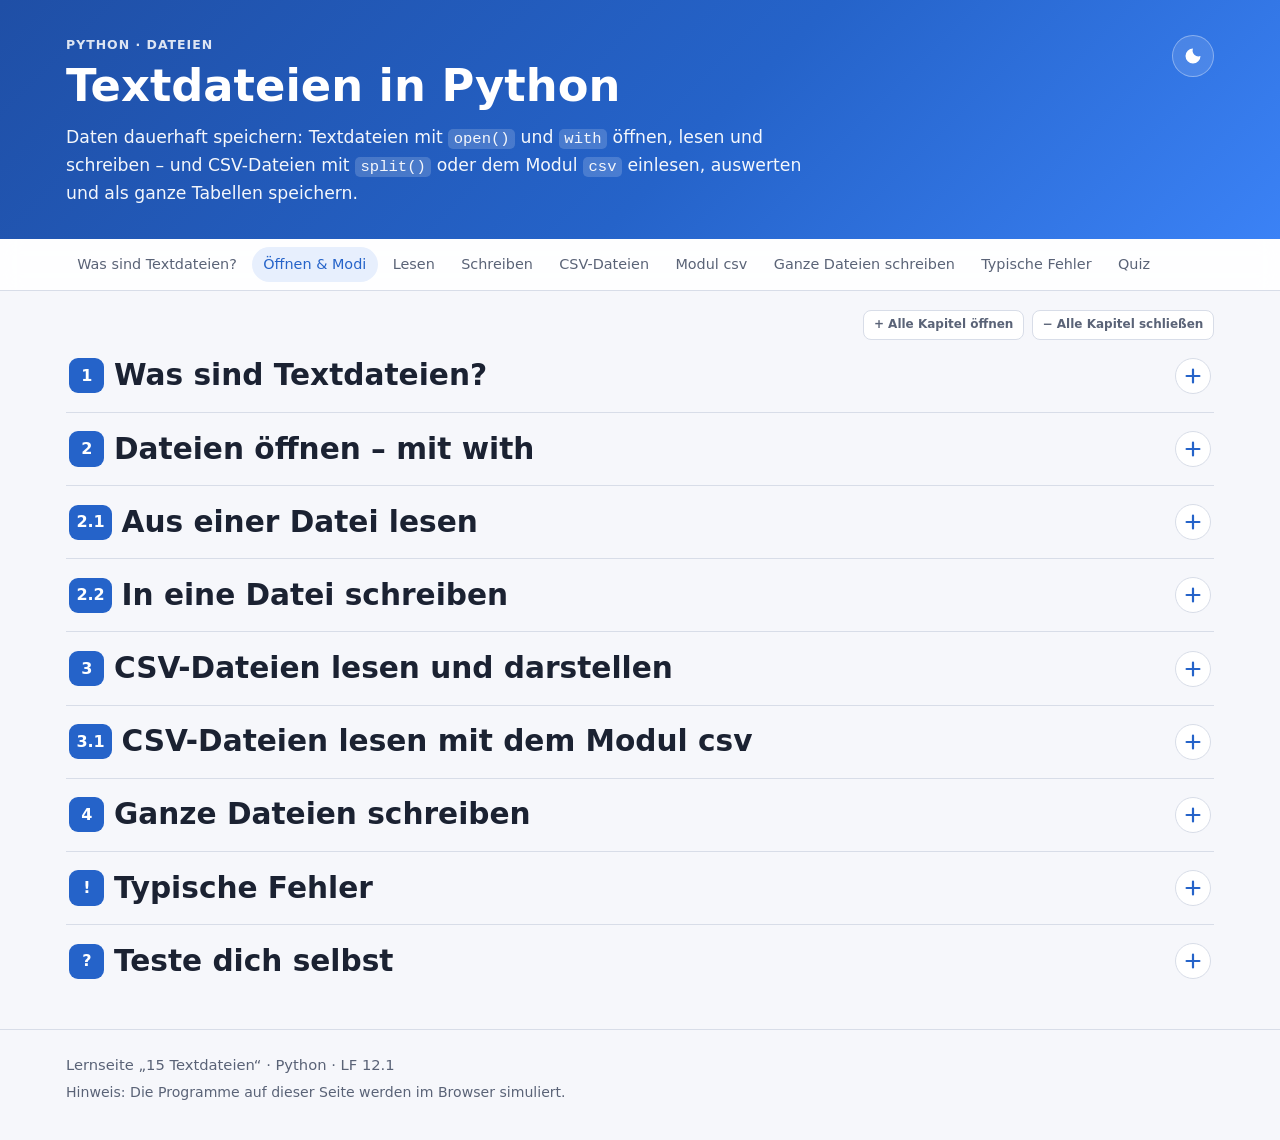
<file: textdateien/index.html>
<!DOCTYPE html>
<html lang="de">
<head>
  <meta charset="utf-8">
  <meta name="viewport" content="width=device-width, initial-scale=1">
  <title>Textdateien in Python</title>
  <meta name="description" content="Interaktive Lernseite zu Textdateien in Python: Dateien öffnen, lesen, schreiben, Dateimodi, with-Anweisung, strip(), split() und CSV-Dateien mit tabulate und csv.">
  <meta name="theme-color" content="#2563c9">
  <link rel="icon" href="data:image/svg+xml,%3Csvg xmlns='http://www.w3.org/2000/svg' viewBox='0 0 32 32'%3E%3Crect width='32' height='32' rx='7' fill='%232563c9'/%3E%3Ctext x='16' y='21.5' font-family='Arial' font-weight='bold' font-size='11' fill='white' text-anchor='middle'%3Etxt%3C/text%3E%3C/svg%3E">
  <link rel="stylesheet" href="css/style.css">
</head>
<body>

<header class="hero">
  <div class="wrap hero-inner">
    <div>
      <p class="eyebrow">Python · Dateien</p>
      <h1>Textdateien in Python</h1>
      <p class="lead">Daten dauerhaft speichern: Textdateien mit <code>open()</code> und <code>with</code> öffnen, lesen und schreiben – und CSV-Dateien mit <code>split()</code> oder dem Modul <code>csv</code> einlesen, auswerten und als ganze Tabellen speichern.</p>
    </div>
    <button class="theme-toggle" type="button" aria-label="Hell/Dunkel umschalten" title="Hell/Dunkel umschalten">
      <svg viewBox="0 0 24 24" width="20" height="20" aria-hidden="true"><path d="M12 3a9 9 0 1 0 9 9 7 7 0 0 1-9-9z" fill="currentColor"/></svg>
    </button>
  </div>
</header>

<nav class="toc" aria-label="Inhalt">
  <div class="wrap toc-inner">
    <a href="#was">Was sind Textdateien?</a>
    <a href="#oeffnen">Öffnen &amp; Modi</a>
    <a href="#lesen">Lesen</a>
    <a href="#schreiben">Schreiben</a>
    <a href="#csv">CSV-Dateien</a>
    <a href="#csv-modul">Modul csv</a>
    <a href="#ganz-schreiben">Ganze Dateien schreiben</a>
    <a href="#fehler">Typische Fehler</a>
    <a href="#quiz">Quiz</a>
  </div>
</nav>

<main class="wrap">
  <!-- 1 Was -->
  <section id="was" class="section">
    <h2><span class="num">1</span> Was sind Textdateien?</h2>
    <p>Bisher lagen alle Daten – Eingaben des Benutzers ebenso wie berechnete Ergebnisse – nur im <strong>Arbeitsspeicher</strong>. Dieser ist flüchtig: Nach dem Programmende sind die Daten verloren.</p>
    <p><strong>Textdateien</strong> speichern Daten <strong>dauerhaft</strong> auf der Festplatte. Sie bestehen aus Zeichen, die in <strong>Zeilen</strong> angeordnet sind und nacheinander (sequenziell) gelesen werden. Am Ende jeder Zeile steht ein unsichtbares Zeilenumbruch-Zeichen, in Python <code>\n</code> geschrieben.</p>
    <h3>Die drei Schritte beim Dateizugriff</h3>
    <ol class="plain" style="padding-left:1.4rem">
      <li><strong>Öffnen</strong> der Datei und Zuweisen zu einer Variablen</li>
      <li><strong>Zugreifen:</strong> aus der Datei lesen oder in die Datei schreiben</li>
      <li><strong>Schließen</strong> der Datei</li>
    </ol>
  </section>

  <!-- 2.1 Öffnen -->
  <section id="oeffnen" class="section">
    <h2><span class="num">2</span> Dateien öffnen – mit with</h2>
    <p>Die Funktion <code>open()</code> öffnet eine Datei. Sie bekommt den <strong>Dateinamen</strong> und den <strong>Modus</strong>. Liegt die Datei nicht im selben Ordner wie das Programm, muss der Pfad mit angegeben werden. Am einfachsten ist es, Datei und Python-Programm im selben Ordner zu speichern.</p>
    <p>Weil das Schließen leicht vergessen wird, verwendet man die <strong>with-Anweisung</strong>: Sobald der eingerückte with-Block verlassen wird, schließt Python die Datei automatisch – auch wenn ein Fehler auftritt.</p>
<pre class="py block">
with open("notizen.txt", "w", encoding="utf-8") as datei:
    datei.write("Hallo Welt!")
# hier ist die Datei bereits wieder geschlossen
</pre>
    <p><code>datei</code> ist der Name, unter dem die geöffnete Datei im with-Block angesprochen wird (oft auch <code>file</code> oder <code>f</code>).</p>
    <div class="callout tip">
      <strong>Tipp: encoding="utf-8" angeben.</strong> Ohne diese Angabe verwendet Python die Standardkodierung des Betriebssystems. Unter Windows werden Umlaute wie ä, ö, ü dann oft falsch gespeichert oder gelesen. Mit <code>encoding="utf-8"</code> funktioniert es auf allen Systemen gleich.
    </div>

    <h3>Die wichtigsten Modi</h3>
    <div class="table-wrap">
      <table class="ops">
        <thead><tr><th>Modus</th><th>Bedeutung</th><th>Lesen</th><th>Schreiben</th><th>Datei fehlt</th><th>Datei vorhanden</th></tr></thead>
        <tbody>
          <tr><td><code>"r"</code></td><td>read – nur lesen (Standard)</td><td>✓</td><td>✗</td><td>Fehler</td><td>wird gelesen</td></tr>
          <tr><td><code>"w"</code></td><td>write – nur schreiben</td><td>✗</td><td>✓</td><td>wird erstellt</td><td><strong>Inhalt wird gelöscht!</strong></td></tr>
          <tr><td><code>"a"</code></td><td>append – anhängen</td><td>✗</td><td>✓ (am Ende)</td><td>wird erstellt</td><td>bleibt erhalten, Neues kommt ans Ende</td></tr>
          <tr><td><code>"r+"</code></td><td>lesen und schreiben</td><td>✓</td><td>✓ (ab Anfang)</td><td>Fehler</td><td>bleibt erhalten, wird ab Beginn überschrieben</td></tr>
          <tr><td><code>"w+"</code></td><td>schreiben und lesen</td><td>✓</td><td>✓</td><td>wird erstellt</td><td><strong>Inhalt wird gelöscht!</strong></td></tr>
        </tbody>
      </table>
    </div>

    <div class="card" id="file-lab">
      <h3>Datei-Labor: Was passiert mit notizen.txt?</h3>
      <div class="file" id="fl-file">
        <div class="file-head"><span>📄 notizen.txt</span><button type="button" class="btn small" id="fl-del">Datei löschen</button></div>
        <div class="file-body" id="fl-body"></div>
      </div>
      <div class="lab-row">
        <div class="field"><label for="fl-mode">Modus</label>
          <select id="fl-mode"><option>r</option><option selected>w</option><option>a</option><option>r+</option><option>w+</option></select>
        </div>
        <div class="field"><label for="fl-act">Aktion</label>
          <select id="fl-act"><option value="write">write(text)</option><option value="read">read()</option></select>
        </div>
        <div class="field wide" id="fl-tw"><label for="fl-text">text</label><input id="fl-text" type="text" value="Einkaufen\n" autocomplete="off" spellcheck="false"></div>
        <div class="run-buttons">
          <button type="button" class="btn primary" id="fl-run">▶ Ausführen</button>
          <button type="button" class="btn" id="fl-reset">Zurücksetzen</button>
        </div>
      </div>
      <pre class="py no-hl" id="fl-code"></pre>
      <div class="lab-log" id="fl-log" aria-live="polite"></div>
      <p class="tool-note"><span class="nl" style="color:#d97706;font-weight:700">↵</span> markiert einen Zeilenumbruch <code>\n</code>. Im Textfeld kannst du <code>\n</code> eintippen.</p>
    </div>
      <aside class="ntk" data-title="Warum wird aus „ä“ manchmal „Ã¤“?">
<p>Eine Datei enthält keine Buchstaben, sondern nur Bytes – also Zahlen. Welche Zahl für welches Zeichen steht, legt die <strong>Zeichenkodierung</strong> fest. In UTF-8 wird „ä“ als zwei Bytes gespeichert. Liest ein Programm die Datei mit einer anderen Kodierung (z. B. der alten Windows-Kodierung), deutet es jedes Byte einzeln als Zeichen – und aus „ä“ wird „Ã¤“, aus „ü“ wird „Ã¼“.</p>
      <p>Solchen Zeichensalat nennt man <strong>Mojibake</strong> (japanisch für „verwandelte Zeichen“). Deshalb steht in allen Beispielen <code>encoding="utf-8"</code>: beim Schreiben und beim Lesen dieselbe Kodierung.</p>
    </aside>
  </section>

  <!-- 2.2 Lesen -->
  <section id="lesen" class="section">
    <h2><span class="num">2.1</span> Aus einer Datei lesen</h2>
    <p>Eine geöffnete Datei kann man mit einer <code>for</code>-Schleife <strong>zeilenweise</strong> durchlaufen. Jede Zeile ist ein String – <strong>einschließlich</strong> des Zeilenumbruchs <code>\n</code> am Ende. Weil <code>print()</code> selbst noch einen Zeilenumbruch anhängt, entstehen in der Ausgabe Leerzeilen.</p>
    <p><strong>Beispiel:</strong> Achte im Arbeitsspeicher auf das <code>\n</code> am Ende von <code>zeile</code> und auf die Leerzeilen in der Ausgabe.</p>
    <div class="example" data-example="lesen1"></div>
    <p>Abhilfe schafft <code>strip()</code>: Es entfernt Leerzeichen, Tabulatoren und Zeilenumbrüche am <strong>Anfang und Ende</strong> eines Strings.</p>
    <div class="example" data-example="lesen2"></div>
    <div class="table-wrap">
      <table class="ops">
        <thead><tr><th>Methode</th><th>Liefert</th></tr></thead>
        <tbody>
          <tr><td><code>datei.read()</code></td><td>den gesamten Inhalt als <strong>einen</strong> String</td></tr>
          <tr><td><code>datei.readline()</code></td><td>die <strong>nächste</strong> Zeile als String (z. B. für eine Überschriftenzeile)</td></tr>
          <tr><td><code>datei.readlines()</code></td><td>alle Zeilen als <strong>Liste</strong> von Strings</td></tr>
          <tr><td><code>for zeile in datei:</code></td><td>die Zeilen nacheinander – speichersparend auch bei großen Dateien</td></tr>
        </tbody>
      </table>
    </div>
  </section>

  <!-- 2.3 Schreiben -->
  <section id="schreiben" class="section">
    <h2><span class="num">2.2</span> In eine Datei schreiben</h2>
    <p>Zum Schreiben wird die Datei im Modus <code>"w"</code> (überschreiben) oder <code>"a"</code> (anhängen) geöffnet. Die Methode <code>write(text)</code> schreibt einen String in die Datei. Dabei gilt:</p>
    <ul class="plain">
      <li><code>write()</code> akzeptiert <strong>nur Strings</strong>. Zahlen müssen vorher mit <code>str()</code> umgewandelt werden.</li>
      <li><code>write()</code> fügt <strong>keinen</strong> Zeilenumbruch hinzu. Soll eine neue Zeile beginnen, muss <code>\n</code> angehängt werden.</li>
    </ul>
    <div class="compare">
      <div>
        <div class="syntax-label">Text schreiben</div>
<pre class="py">
with open("notizen.txt", "w", encoding="utf-8") as datei:
    datei.write("Hallo Welt!\n")
    datei.write("Noch eine Zeile.\n")
</pre>
      </div>
      <div>
        <div class="syntax-label">Zahlen schreiben</div>
<pre class="py">
with open("zahlen.txt", "w", encoding="utf-8") as datei:
    for i in range(1, 101):
        datei.write(str(i) + "\n")
</pre>
      </div>
    </div>
    <p class="small">Die zweite Datei enthält danach die Zahlen 1 bis 100, jede in einer eigenen Zeile. Beim Einlesen erhält man sie wieder als Strings und muss sie mit <code>int()</code> zurückwandeln, um damit zu rechnen.</p>
      <aside class="ntk" data-title="Passwörter gehören nie im Klartext in eine Datei">
<p>2009 wurde der Spieleanbieter RockYou gehackt. Er hatte die Passwörter von rund <strong>32 Millionen</strong> Nutzern im Klartext gespeichert – lesbar wie eine normale Textdatei. Die Liste ist bis heute eines der wichtigsten Werkzeuge beim Passwortknacken. Das häufigste Passwort darin: <code>123456</code>.</p>
      <p>Richtig ist es, Passwörter nur als <strong>Hashwert</strong> zu speichern: eine Art Fingerabdruck, aus dem sich das Passwort nicht zurückrechnen lässt. Beim Anmelden wird das eingegebene Passwort ebenso umgerechnet und nur der Fingerabdruck verglichen. In Python helfen dabei Module wie <code>hashlib</code>.</p>
    </aside>
  </section>

  <!-- 3 CSV -->
  <section id="csv" class="section">
    <h2><span class="num">3</span> CSV-Dateien lesen und darstellen</h2>
    <p><strong>CSV-Dateien</strong> (<em>comma-separated values</em>) sind Textdateien, die Tabellen speichern: Jede Zeile ist ein Datensatz, die Werte darin sind durch ein <strong>Trennzeichen</strong> getrennt. In Deutschland ist das meist ein Semikolon <code>;</code>, im englischsprachigen Raum ein Komma <code>,</code>. Die erste Zeile enthält in der Regel die <strong>Spaltenüberschriften</strong>. CSV-Dateien lassen sich auch mit Excel öffnen – jedes Semikolon trennt dort eine Spalte.</p>
    <h3>Vorgehen</h3>
    <ol class="plain" style="padding-left:1.4rem">
      <li>Datei zum Lesen öffnen.</li>
      <li>Die erste Zeile mit <code>readline()</code> lesen, mit <code>strip()</code> säubern und mit <code>split(";")</code> in eine Liste der Überschriften zerlegen.</li>
      <li>Die übrigen Zeilen in einer Schleife ebenso mit <code>strip()</code> und <code>split(";")</code> zerlegen und an eine Liste anhängen. Hier kann man die Werte auch gleich <strong>auswerten</strong>.</li>
      <li>Die entstandene zweidimensionale Liste ausgeben – z. B. als Tabelle mit <code>tabulate</code>.</li>
    </ol>
    <div class="card" id="csv-lab">
      <h3>CSV-Labor: wetter.csv</h3>
      <div class="lab-row">
        <div class="field wide" style="flex:1 1 100%"><label for="csv-in">Inhalt der Datei (bearbeitbar)</label>
          <textarea id="csv-in" rows="6" spellcheck="false" style="width:100%;font-family:var(--mono);font-size:.9rem;border:1px solid var(--border);border-radius:8px;padding:.5rem;background:var(--surface);color:var(--text)"></textarea>
        </div>
      </div>
      <div class="lab-row">
        <div class="field"><label for="csv-line">Zeile untersuchen</label><select id="csv-line"></select></div>
        <div class="field"><label for="csv-col">Spalte auswerten</label><select id="csv-col"></select></div>
      </div>
      <div class="tool-result" id="csv-steps" aria-live="polite"></div>
      <div class="syntax-label" style="margin-top:.8rem">Ausgabe von print(tabulate.tabulate(tabelle, headers=ueberschrift))</div>
      <div class="ascii" id="csv-table"></div>
      <div class="syntax-label" style="margin-top:1rem">Quellcode zum Auswerten der gewählten Spalte</div>
      <pre class="py no-hl" id="csv-eval-code"></pre>
      <div class="syntax-label" style="margin-top:.6rem">Ausgabe</div>
      <div class="console" id="csv-eval-out" style="min-height:0"></div>
      <p class="tool-note">Die Werte kommen als Strings aus der Datei. Zum Rechnen werden sie mit <code>float()</code> umgewandelt. Wähle oben eine andere Spalte – der Index im Code passt sich an.</p>
    </div>
    <div class="syntax-label">Der vollständige Code</div>
<pre class="py block">
import tabulate     # externe Bibliothek, vorher installieren: py -m pip install tabulate

tabelle = []        # leere Liste für die Datensätze

with open("wetter.csv", "r", encoding="utf-8") as datei:
    # erste Zeile: Überschriften
    ueberschrift = datei.readline().strip().split(";")

    # restliche Zeilen: Datensätze
    for zeile in datei:
        werte = zeile.strip().split(";")
        tabelle.append(werte)
        # hier kann jede Zeile ausgewertet werden

print(tabulate.tabulate(tabelle, headers=ueberschrift))
</pre>
    <div class="callout">
      <strong>tabulate ist eine externe Bibliothek.</strong> Sie wird einmalig im Terminal (z. B. in VS Code) installiert: <code>py -m pip install tabulate</code> unter Windows bzw. <code>python3 -m pip install tabulate</code>. In einem Jupyter-Notebook genügt eine Zelle mit <code>%pip install tabulate</code>.
    </div>

  </section>


  <!-- 3.1 csv-Modul -->
  <section id="csv-modul" class="section">
    <h2><span class="num">3.1</span> CSV-Dateien lesen mit dem Modul csv</h2>
    <p>Das Zerlegen mit <code>strip()</code> und <code>split(";")</code> funktioniert, hat aber Grenzen: Enthält ein Wert selbst ein Semikolon (z. B. <code>"Müller; Söhne"</code> in Anführungszeichen), wird falsch getrennt. Die Standardbibliothek enthält deshalb das Modul <code>csv</code>, das solche Fälle korrekt behandelt. Eine Installation ist nicht nötig.</p>
    <div class="table-wrap">
      <table class="ops">
        <thead><tr><th>Werkzeug</th><th>Liefert pro Zeile</th><th>Zugriff auf die Temperatur</th></tr></thead>
        <tbody>
          <tr><td><code>split(";")</code></td><td>eine Liste von Strings</td><td><code>werte[1]</code></td></tr>
          <tr><td><code>csv.reader</code></td><td>eine Liste von Strings – Zeilenumbruch schon entfernt</td><td><code>werte[1]</code></td></tr>
          <tr><td><code>csv.DictReader</code></td><td>ein Dictionary – die Überschriften sind die Schlüssel</td><td><code>zeile["Temperatur"]</code></td></tr>
        </tbody>
      </table>
    </div>
    <div class="compare">
      <div>
        <div class="syntax-label">csv.reader</div>
<pre class="py">
import csv

with open("wetter.csv", "r", encoding="utf-8", newline="") as datei:
    leser = csv.reader(datei, delimiter=";")
    ueberschrift = next(leser)      # erste Zeile
    for werte in leser:             # jede Zeile ist eine Liste
        print(f"{werte[0]}: {werte[1]} °C")
</pre>
      </div>
      <div>
        <div class="syntax-label">csv.DictReader</div>
<pre class="py">
import csv

with open("wetter.csv", "r", encoding="utf-8", newline="") as datei:
    leser = csv.DictReader(datei, delimiter=";")
    for zeile in leser:             # jede Zeile ist ein Dictionary
        print(f"{zeile['Stadt']}: {zeile['Temperatur']} °C")
</pre>
      </div>
    </div>
    <ul class="plain">
      <li><code>delimiter=";"</code> gibt das Trennzeichen an. Ohne diese Angabe erwartet das Modul ein Komma.</li>
      <li><code>newline=""</code> beim Öffnen überlässt die Zeilenumbrüche dem Modul <code>csv</code>. So wird alles korrekt gelesen – und beim Schreiben entstehen unter Windows keine zusätzlichen Leerzeilen.</li>
      <li><code>next(leser)</code> holt die nächste Zeile – hier die Überschriften. Beim <code>DictReader</code> ist das nicht nötig, er liest die Überschriften selbst.</li>
      <li>Auch hier sind alle Werte <strong>Strings</strong>. Zum Rechnen: <code>float(zeile["Temperatur"])</code>.</li>
    </ul>
    <div class="card" id="csv-compare">
      <h3>Was liefert die Schleife? (Inhalt aus dem CSV-Labor)</h3>
      <div class="seg" role="group" aria-label="Werkzeug">
        <button type="button" data-m="split" aria-pressed="true">split(";")</button>
        <button type="button" data-m="reader" aria-pressed="false">csv.reader</button>
        <button type="button" data-m="dict" aria-pressed="false">csv.DictReader</button>
      </div>
      <div class="lab-log" id="csv-compare-out" aria-live="polite"></div>
    </div>
    <div class="callout tip">
      <strong>Welche Variante?</strong> Für einfache, selbst erzeugte Dateien genügt <code>split()</code>. Für Dateien aus anderen Programmen (z. B. ein Export aus Excel) ist das Modul <code>csv</code> sicherer. <code>DictReader</code> macht den Code besonders gut lesbar, weil man Spalten über ihren Namen statt über einen Index anspricht.
    </div>
  </section>

  <!-- 4 Ganze Dateien schreiben -->
  <section id="ganz-schreiben" class="section">
    <h2><span class="num">4</span> Ganze Dateien schreiben</h2>
    <p>Meist schreibt man nicht nur einzelne Einträge, sondern ganze Listen oder Tabellen in eine Datei – zum Beispiel Messwerte oder die Ergebnisse einer Auswertung. Die Daten liegen dann in einer (zweidimensionalen) Liste und werden in einer Schleife Zeile für Zeile geschrieben.</p>
    <p><strong>Beispiel:</strong> Eine Tabelle wird nur mit <code>open(…, "w")</code> und <code>write()</code> als CSV-Datei gespeichert. Gehe das Programm mit „Schritt“ durch und beobachte, wie die Datei wächst.</p>
    <div class="example" data-example="schreiben_csv"></div>
    <h3>Vier Wege im Vergleich</h3>
    <div class="card" id="write-compare">
      <div class="seg" role="group" aria-label="Variante">
        <button type="button" data-w="txt" aria-pressed="true">Textdatei mit write()</button>
        <button type="button" data-w="csvw" aria-pressed="false">CSV mit write()</button>
        <button type="button" data-w="writer" aria-pressed="false">csv.writer</button>
        <button type="button" data-w="dictwriter" aria-pressed="false">csv.DictWriter</button>
      </div>
      <pre class="py no-hl" id="wc-code" style="margin-top:.8rem"></pre>
      <div class="file" style="margin-top:.6rem">
        <div class="file-head"><span id="wc-name"></span></div>
        <div class="file-body" id="wc-file"></div>
      </div>
      <p class="tool-note" id="wc-note"></p>
    </div>
    <div class="table-wrap">
      <table class="ops">
        <thead><tr><th>Methode</th><th>Wirkung</th></tr></thead>
        <tbody>
          <tr><td><code>datei.write(text)</code></td><td>schreibt einen String – Zeilenumbruch <code>\n</code> selbst anhängen</td></tr>
          <tr><td><code>schreiber.writerow(liste)</code></td><td>schreibt eine Zeile; Zahlen werden automatisch umgewandelt</td></tr>
          <tr><td><code>schreiber.writerows(tabelle)</code></td><td>schreibt alle Zeilen einer zweidimensionalen Liste auf einmal</td></tr>
          <tr><td><code>dict_schreiber.writeheader()</code></td><td>schreibt die Überschriftenzeile (aus <code>fieldnames</code>)</td></tr>
          <tr><td><code>dict_schreiber.writerows(liste_von_dicts)</code></td><td>schreibt eine Liste von Dictionaries</td></tr>
        </tbody>
      </table>
    </div>
  </section>

  <!-- Fehler -->
  <section id="fehler" class="section">
    <h2><span class="num">!</span> Typische Fehler</h2>
    <div class="errors">
      <div class="err-card">
        <h3>Datei nicht gefunden</h3>
<pre class="py bad">open("daten.txt", "r")
# FileNotFoundError</pre>
<pre class="py good"># Datei in denselben Ordner wie das
# Programm legen oder Pfad angeben</pre>
        <p>Im Lesemodus muss die Datei existieren. Häufige Ursachen: Tippfehler im Namen oder falscher Ordner.</p>
      </div>
      <div class="err-card">
        <h3>Zahl statt String schreiben</h3>
<pre class="py bad">datei.write(42)</pre>
<pre class="py good">datei.write(str(42) + "\n")</pre>
        <p><code>TypeError: write() argument must be str, not int</code></p>
      </div>
      <div class="err-card">
        <h3>Daten versehentlich gelöscht</h3>
<pre class="py bad">open("log.txt", "w")   # zum Ergänzen</pre>
<pre class="py good">open("log.txt", "a")</pre>
        <p>Modus <code>"w"</code> leert eine vorhandene Datei sofort beim Öffnen. Zum Ergänzen nimmt man <code>"a"</code>.</p>
      </div>
      <div class="err-card">
        <h3>Leerzeilen in der CSV-Datei</h3>
<pre class="py bad">open("daten.csv", "w", encoding="utf-8")</pre>
<pre class="py good">open("daten.csv", "w", encoding="utf-8", newline="")</pre>
        <p>Schreibt man mit dem Modul <code>csv</code>, entstehen unter Windows ohne <code>newline=""</code> zusätzliche Leerzeilen zwischen den Datensätzen.</p>
      </div>
      <div class="err-card">
        <h3>Mit eingelesenen Zahlen rechnen</h3>
<pre class="py bad">summe = summe + zeile</pre>
<pre class="py good">summe = summe + float(zeile.strip())</pre>
        <p>Aus Dateien kommen immer Strings. Zum Rechnen müssen sie umgewandelt werden.</p>
      </div>
    </div>
  </section>

  <!-- Quiz -->
  <section id="quiz" class="section">
    <h2><span class="num">?</span> Teste dich selbst</h2>
    <p>Wähle jeweils eine Antwort. Du bekommst sofort eine Rückmeldung.</p>
    <div id="quiz-list" class="quiz"></div>
    <p id="quiz-score" class="quiz-score" aria-live="polite"></p>
  </section>

</main>

<footer class="footer">
  <div class="wrap">
    <p>Lernseite „15 Textdateien“ · Python · LF 12.1</p>
    <p class="small">Hinweis: Die Programme auf dieser Seite werden im Browser simuliert.</p>
  </div>
</footer>

<script src="js/engine.js" defer></script>
<script src="js/seite.js" defer></script>
<script src="js/extras.js" defer></script>
</body>
</html>
</file>
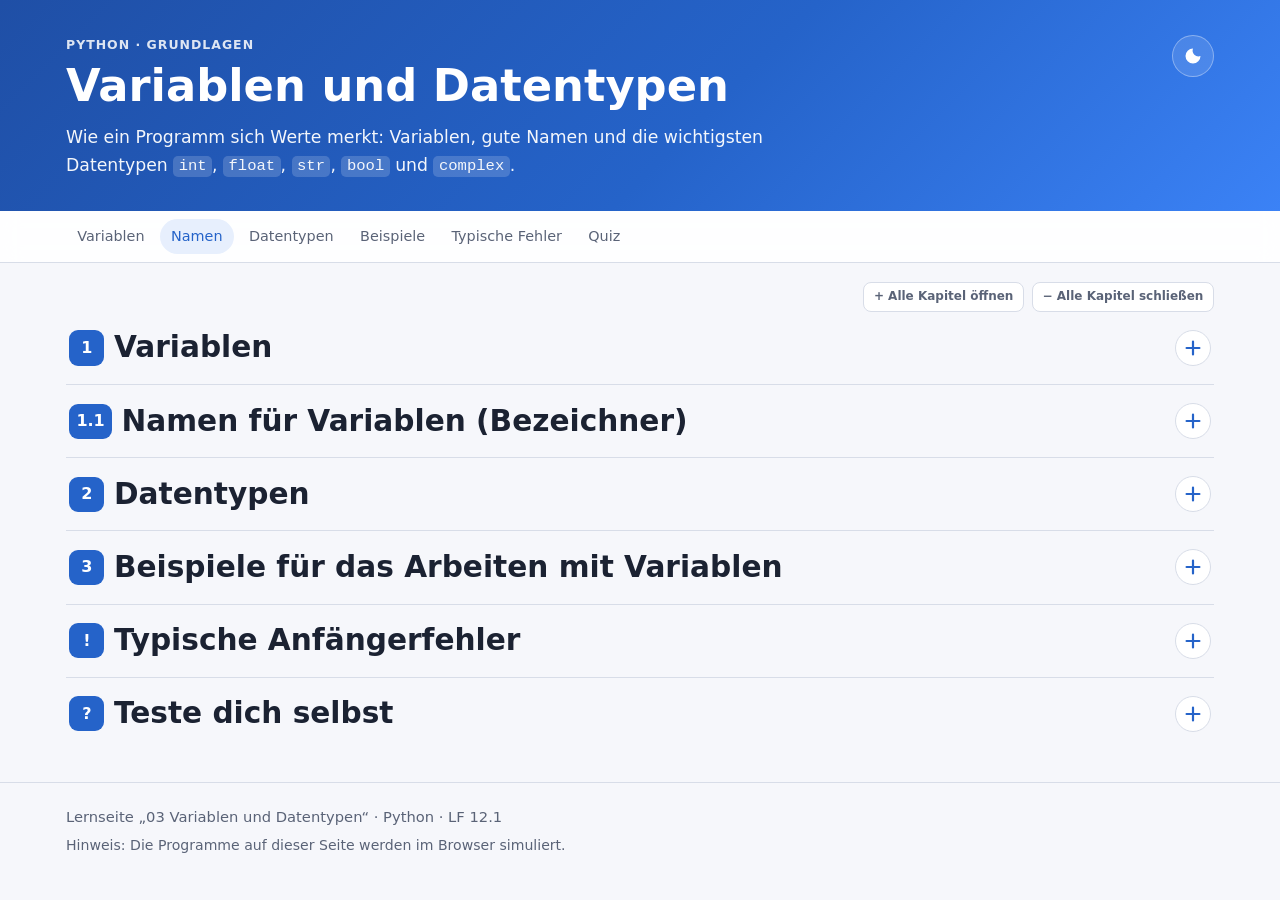
<file: variablen/index.html>
<!DOCTYPE html>
<html lang="de">
<head>
  <meta charset="utf-8">
  <meta name="viewport" content="width=device-width, initial-scale=1">
  <title>Variablen und Datentypen</title>
  <meta name="description" content="Interaktive Lernseite zu Variablen, Bezeichnern und Datentypen in Python.">
  <meta name="theme-color" content="#2563c9">
  <link rel="icon" href="data:image/svg+xml,%3Csvg xmlns='http://www.w3.org/2000/svg' viewBox='0 0 32 32'%3E%3Crect width='32' height='32' rx='7' fill='%232563c9'/%3E%3Crect x='7' y='10' width='18' height='13' rx='2' fill='none' stroke='white' stroke-width='2.4'/%3E%3Cpath d='M11 10V7h10v3' fill='none' stroke='white' stroke-width='2.4'/%3E%3C/svg%3E">
  <link rel="stylesheet" href="css/style.css">
</head>
<body>

<header class="hero">
  <div class="wrap hero-inner">
    <div>
      <p class="eyebrow">Python · Grundlagen</p>
      <h1>Variablen und Datentypen</h1>
      <p class="lead">Wie ein Programm sich Werte merkt: Variablen, gute Namen und die wichtigsten Datentypen <code>int</code>, <code>float</code>, <code>str</code>, <code>bool</code> und <code>complex</code>.</p>
    </div>
    <button class="theme-toggle" type="button" aria-label="Hell/Dunkel umschalten" title="Hell/Dunkel umschalten">
      <svg viewBox="0 0 24 24" width="20" height="20" aria-hidden="true"><path d="M12 3a9 9 0 1 0 9 9 7 7 0 0 1-9-9z" fill="currentColor"/></svg>
    </button>
  </div>
</header>

<nav class="toc" aria-label="Inhalt">
  <div class="wrap toc-inner">
    <a href="#variablen">Variablen</a>
    <a href="#namen">Namen</a>
    <a href="#datentypen">Datentypen</a>
    <a href="#beispiele">Beispiele</a>
    <a href="#fehler">Typische Fehler</a>
    <a href="#quiz">Quiz</a>
  </div>
</nav>

<main class="wrap">

  <!-- 1 Variablen -->
  <section id="variablen" class="section">
    <h2><span class="num">1</span> Variablen</h2>
    <p>Variablen sind – wie in der Mathematik – <strong>Platzhalter für Werte</strong>, die sich ändern können. Man kann sie sich wie <strong>beschriftete Kästchen im Arbeitsspeicher</strong> vorstellen: Auf dem Kästchen steht der Name, darin liegt der Wert.</p>
    <ul class="plain">
      <li>Der Wert wird nur <strong>vorübergehend</strong> gespeichert – solange das Programm läuft. Danach wird der Platz im Arbeitsspeicher wieder freigegeben.</li>
      <li>Eine Variable bekommt ihren Wert mit dem <strong>Zuweisungsoperator</strong> <code>=</code>. Links steht der Name, rechts der Wert: <code>x = 3</code></li>
      <li>Eine Variable muss <strong>zuerst einen Wert bekommen</strong>, bevor man sie benutzen kann.</li>
      <li>In Python muss man den <strong>Datentyp nicht angeben</strong>. Python erkennt ihn automatisch am zugewiesenen Wert.</li>
      <li>Bekommt eine Variable einen <strong>neuen Wert</strong>, wird der alte überschrieben.</li>
    </ul>
    <div class="callout">
      <strong>Wichtig:</strong> <code>=</code> bedeutet in Python nicht „ist gleich“ wie in der Mathematik, sondern <strong>„speichere“</strong>. <code>alter = alter + 1</code> heißt: Nimm den alten Wert, rechne plus 1 und speichere das Ergebnis wieder in <code>alter</code>.
    </div>
    <p><strong>Beispiel:</strong> Gehe das Programm mit „Schritt“ durch und beobachte, wie im Arbeitsspeicher Kästchen entstehen und sich ändern. Tippe auf eine Codezeile für eine Erklärung.</p>
    <div class="example" data-example="speicher"></div>
  </section>

  <!-- 1.1 Namen -->
  <section id="namen" class="section">
    <h2><span class="num">1.1</span> Namen für Variablen (Bezeichner)</h2>
    <p>Bei der Wahl von Variablennamen gibt es <strong>Regeln</strong>, die Python vorschreibt, und <strong>Konventionen</strong> (Vereinbarungen), an die sich alle halten sollten, damit Programme gut lesbar sind.</p>

    <h3>Regeln – sonst gibt es eine Fehlermeldung</h3>
    <ul class="plain">
      <li>Python ist <strong>case-sensitive</strong>: Groß- und Kleinschreibung wird unterschieden. <code>alter</code> und <code>Alter</code> sind zwei verschiedene Variablen!</li>
      <li>Namen dürfen <strong>nicht mit einer Zahl beginnen</strong>: <code>2zahl</code> geht nicht, <code>zahl2</code> schon.</li>
      <li>Keine <strong>Leerzeichen</strong>, keine <strong>Bindestriche</strong> und keine Sonderzeichen wie <code>! ? € %</code>.</li>
      <li><strong>Schlüsselwörter</strong> von Python (z. B. <code>False</code>, <code>if</code>, <code>while</code>) sind als Namen verboten.</li>
    </ul>

    <h3>Konventionen – so macht man es richtig</h3>
    <ul class="plain">
      <li>Namen beginnen mit einem <strong>Kleinbuchstaben</strong>.</li>
      <li>Namen sollen <strong>aussagekräftig</strong> sein: <code>summe</code> statt <code>zahl23</code>.</li>
      <li>Bei langen Namen trennt man die Wörter mit Unterstrich (<code>anzahl_monate</code>) oder mit Großbuchstaben (<code>anzahlMonate</code>).</li>
      <li><strong>Keine Umlaute</strong> und kein <code>ß</code> – das funktioniert zwar, ist aber unüblich: <code>groesse</code> statt <code>größe</code>.</li>
      <li>Kein <code>_</code> am Anfang – das ist für Python-interne Daten vorgesehen.</li>
    </ul>

    <div class="card" id="name-check">
      <h3>Namens-Prüfer: Ist das ein guter Variablenname?</h3>
      <div class="presets" role="group" aria-label="Beispiele">
        <button type="button" class="btn small" data-name="anzahl_monate">anzahl_monate</button>
        <button type="button" class="btn small" data-name="2zahl">2zahl</button>
        <button type="button" class="btn small" data-name="mein-name">mein-name</button>
        <button type="button" class="btn small" data-name="mein name">mein name</button>
        <button type="button" class="btn small" data-name="False">False</button>
        <button type="button" class="btn small" data-name="Alter">Alter</button>
        <button type="button" class="btn small" data-name="größe">größe</button>
        <button type="button" class="btn small" data-name="zahl23">zahl23</button>
        <button type="button" class="btn small" data-name="_geheim">_geheim</button>
      </div>
      <div class="tool-row">
        <div class="field"><label for="nc-in">Variablenname</label><input id="nc-in" type="text" value="anzahl_monate" autocomplete="off" autocapitalize="off" spellcheck="false"></div>
      </div>
      <div class="tool-result" id="nc-out" aria-live="polite"></div>
    </div>
  </section>

  <!-- 2 Datentypen -->
  <section id="datentypen" class="section">
    <h2><span class="num">2</span> Datentypen</h2>
    <p>Jeder Wert hat einen <strong>Datentyp</strong>. Er legt fest, was man mit dem Wert machen kann – mit Zahlen kann man rechnen, mit Texten nicht. Mit <code>type(wert)</code> kann man den Datentyp abfragen.</p>
    <div class="table-wrap">
      <table class="ops">
        <thead><tr><th>Datentyp</th><th>Name in Python</th><th>Beispiele</th></tr></thead>
        <tbody>
          <tr><td>Ganze Zahlen</td><td><code>int</code></td><td><code>x = 3</code><br><code>anzahl_monate = 12</code></td></tr>
          <tr><td>Kommazahlen (Gleitkommazahlen)</td><td><code>float</code></td><td><code>y = 3.0</code><br><code>preis = 12.34</code> – Punkt statt Komma!</td></tr>
          <tr><td>Komplexe Zahlen</td><td><code>complex</code></td><td><code>z = 3+4j</code></td></tr>
          <tr><td>Wahrheitswerte (boolesche Werte)</td><td><code>bool</code></td><td><code>b = False</code><br><code>b = True</code></td></tr>
          <tr><td>Zeichenketten (Texte)</td><td><code>str</code> (String)</td><td><code>s = 'abc'</code><br><code>s = "abc"</code></td></tr>
        </tbody>
      </table>
    </div>
    <div class="callout warn">
      <strong>Achtung:</strong> Kommazahlen schreibt man in Python mit <strong>Punkt</strong>: <code>12.34</code>. Und: <code>3</code> ist ein <code>int</code>, <code>3.0</code> ein <code>float</code> und <code>"3"</code> ein <code>str</code> – drei verschiedene Datentypen!
    </div>

    <div class="card" id="type-check">
      <h3>Typ-Detektor: Welchen Datentyp hat dieser Wert?</h3>
      <div class="presets" role="group" aria-label="Beispiele">
        <button type="button" class="btn small" data-val="42">42</button>
        <button type="button" class="btn small" data-val="3.0">3.0</button>
        <button type="button" class="btn small" data-val="12,34">12,34</button>
        <button type="button" class="btn small" data-val="3+4j">3+4j</button>
        <button type="button" class="btn small" data-val="True">True</button>
        <button type="button" class="btn small" data-val="true">true</button>
        <button type="button" class="btn small" data-val="'abc'">'abc'</button>
        <button type="button" class="btn small" data-val='"42"'>"42"</button>
        <button type="button" class="btn small" data-val="Hallo">Hallo</button>
      </div>
      <div class="tool-row">
        <div class="field"><label for="tc-in">Wert, wie er im Code stehen würde</label><input id="tc-in" type="text" value="3.0" autocomplete="off" autocapitalize="off" spellcheck="false"></div>
      </div>
      <div class="tool-result" id="tc-out" aria-live="polite"></div>
    </div>

    <h3>Datentypen umwandeln</h3>
    <p>Mit <code>int()</code>, <code>float()</code>, <code>str()</code> und <code>bool()</code> kann man einen Wert in einen anderen Datentyp umwandeln. Das braucht man z. B., weil <code>input()</code> immer einen Text liefert. Nicht jede Umwandlung klappt!</p>
    <div class="card" id="convert">
      <h3>Umwandlungs-Labor</h3>
      <div class="presets" role="group" aria-label="Beispiele">
        <button type="button" class="btn small" data-fn="int" data-val='"12"'>int("12")</button>
        <button type="button" class="btn small" data-fn="int" data-val='"12.5"'>int("12.5")</button>
        <button type="button" class="btn small" data-fn="int" data-val="12.9">int(12.9)</button>
        <button type="button" class="btn small" data-fn="float" data-val="7">float(7)</button>
        <button type="button" class="btn small" data-fn="float" data-val='"1,5"'>float("1,5")</button>
        <button type="button" class="btn small" data-fn="str" data-val="12.34">str(12.34)</button>
        <button type="button" class="btn small" data-fn="bool" data-val="0">bool(0)</button>
        <button type="button" class="btn small" data-fn="bool" data-val='"Hallo"'>bool("Hallo")</button>
      </div>
      <div class="tool-row">
        <div class="field"><label for="cv-fn">Funktion</label>
          <select id="cv-fn"><option>int</option><option>float</option><option>str</option><option>bool</option></select>
        </div>
        <div class="field"><label for="cv-in">Wert</label><input id="cv-in" type="text" value='"12"' autocomplete="off" autocapitalize="off" spellcheck="false"></div>
      </div>
      <div class="tool-result" id="cv-out" aria-live="polite"></div>
    </div>
      <aside class="ntk" data-title="Warum ist 0.1 + 0.2 nicht 0.3?">
<pre class="py">
print(0.1 + 0.2)          # 0.30000000000000004
print(round(18.705, 2))   # 18.7 – und nicht 18.71
</pre>
      <p>Der Computer speichert Kommazahlen im <strong>Binärsystem</strong>, also nur mit 0 und 1. Viele Dezimalzahlen wie 0,1 lassen sich dort nicht exakt darstellen – so wie 1/3 = 0,333… im Dezimalsystem nie aufgeht. Gespeichert wird der nächstgelegene Wert: Aus 18.705 wird intern 18.704999999999998…, und das rundet <code>round()</code> korrekt <em>ab</em>.</p>
      <p>Für Geldbeträge, bei denen jeder Cent stimmen muss (Banken, Buchhaltung), rechnet man deshalb mit dem Modul <code>decimal</code> oder intern in ganzen Cent.</p>
    </aside>
  </section>

  <!-- 3 Beispiele -->
  <section id="beispiele" class="section">
    <h2><span class="num">3</span> Beispiele für das Arbeiten mit Variablen</h2>
    <p>Hier werden Variablen aller Datentypen angelegt und einige davon ausgegeben. Beobachte im Arbeitsspeicher, welchen Datentyp Python jeweils erkennt – und was mit <code>b</code> passiert, wenn es einen neuen Wert bekommt.</p>
    <div class="example" data-example="alle_typen"></div>
    <div class="callout tip">
      <strong>Tipp:</strong> Ob man Texte in einfache <code>'abc'</code> oder doppelte Anführungszeichen <code>"abc"</code> setzt, ist egal – nur gleich müssen sie am Anfang und Ende sein.
    </div>
  </section>

  <!-- Fehler -->
  <section id="fehler" class="section">
    <h2><span class="num">!</span> Typische Anfängerfehler</h2>
    <div class="errors">
      <div class="err-card">
        <h3>Komma statt Punkt</h3>
<pre class="py bad">preis = 12,34</pre>
<pre class="py good">preis = 12.34</pre>
        <p>Mit Komma speichert Python <strong>zwei</strong> Zahlen <code>(12, 34)</code> statt einer Kommazahl.</p>
      </div>
      <div class="err-card">
        <h3>Groß-/Kleinschreibung</h3>
<pre class="py bad">alter = 16
print(Alter)</pre>
<pre class="py good">alter = 16
print(alter)</pre>
        <p><code>Alter</code> gibt es nicht: <code>NameError: name 'Alter' is not defined</code>.</p>
      </div>
      <div class="err-card">
        <h3>Ungültiger Name</h3>
<pre class="py bad">2te-zahl = 5</pre>
<pre class="py good">zweite_zahl = 5</pre>
        <p>Namen dürfen nicht mit einer Zahl beginnen und keinen Bindestrich enthalten – der wird als Minus gelesen.</p>
      </div>
      <div class="err-card">
        <h3>Variable ohne Wert benutzt</h3>
<pre class="py bad">summe = summe + 5</pre>
<pre class="py good">summe = 0
summe = summe + 5</pre>
        <p>Eine Variable muss zuerst einen Startwert bekommen, sonst kennt Python sie noch nicht.</p>
      </div>
    </div>
      <aside class="ntk" data-title="Wenn Zahlen nicht mehr in die Variable passen">
<p>In vielen Programmiersprachen hat eine ganze Zahl eine feste Größe, z. B. 32 Bit – der größte Wert ist dann 2 147 483 647.</p>
      <ul>
        <li><strong>1996:</strong> Die Rakete Ariane 5 explodierte 37 Sekunden nach ihrem ersten Start. Die Steuerungssoftware wandelte eine 64-Bit-Kommazahl in eine 16-Bit-Ganzzahl um – der Wert war zu groß, das Programm stürzte ab. Schaden: mehrere hundert Millionen US-Dollar.</li>
        <li><strong>2014:</strong> Das Musikvideo „Gangnam Style“ überschritt 2 147 483 647 Aufrufe – mehr, als der Zähler von YouTube speichern konnte. YouTube musste auf 64 Bit umstellen.</li>
      </ul>
      <p>In Python kann das bei <code>int</code> nicht passieren: Ganze Zahlen dürfen beliebig groß werden. Probieren Sie <code>print(2 ** 1000)</code>.</p>
    </aside>
  </section>

  <!-- Quiz -->
  <section id="quiz" class="section">
    <h2><span class="num">?</span> Teste dich selbst</h2>
    <p>Wähle jeweils eine Antwort. Du bekommst sofort eine Rückmeldung.</p>
    <div id="quiz-list" class="quiz"></div>
    <p id="quiz-score" class="quiz-score" aria-live="polite"></p>
  </section>

</main>

<footer class="footer">
  <div class="wrap">
    <p>Lernseite „03 Variablen und Datentypen“ · Python · LF 12.1</p>
    <p class="small">Hinweis: Die Programme auf dieser Seite werden im Browser simuliert.</p>
  </div>
</footer>

<script src="js/engine.js" defer></script>
<script src="js/seite.js" defer></script>
<script src="js/extras.js" defer></script>
</body>
</html>
</file>
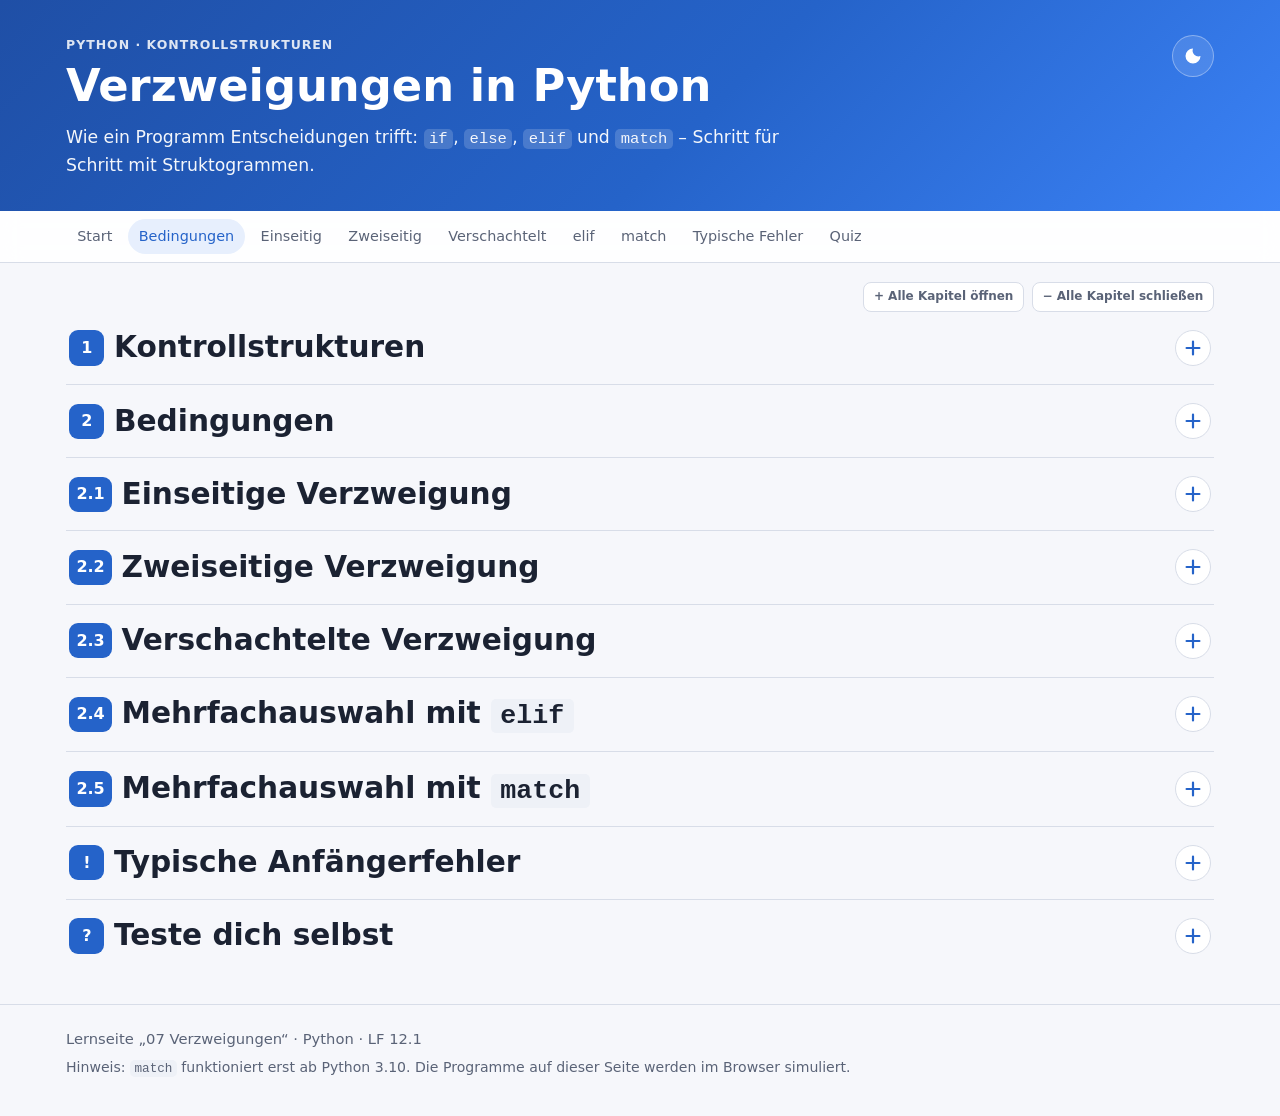
<file: verzweigungen/index.html>
<!DOCTYPE html>
<html lang="de">
<head>
  <meta charset="utf-8">
  <meta name="viewport" content="width=device-width, initial-scale=1">
  <title>Verzweigungen in Python</title>
  <meta name="description" content="Interaktive Lernseite zu if, else, elif und match in Python – mit klickbaren Struktogrammen.">
  <meta name="theme-color" content="#2563c9">
  <link rel="icon" href="data:image/svg+xml,%3Csvg xmlns='http://www.w3.org/2000/svg' viewBox='0 0 32 32'%3E%3Crect width='32' height='32' rx='7' fill='%232563c9'/%3E%3Cpath d='M4 8h24L16 22z' fill='none' stroke='white' stroke-width='2.5' stroke-linejoin='round'/%3E%3C/svg%3E">
  <link rel="stylesheet" href="css/style.css">
</head>
<body>

<header class="hero">
  <div class="wrap hero-inner">
    <div>
      <p class="eyebrow">Python · Kontrollstrukturen</p>
      <h1>Verzweigungen in Python</h1>
      <p class="lead">Wie ein Programm Entscheidungen trifft: <code>if</code>, <code>else</code>, <code>elif</code> und <code>match</code> – Schritt für Schritt mit Struktogrammen.</p>
    </div>
    <button class="theme-toggle" type="button" aria-label="Hell/Dunkel umschalten" title="Hell/Dunkel umschalten">
      <svg viewBox="0 0 24 24" width="20" height="20" aria-hidden="true"><path d="M12 3a9 9 0 1 0 9 9 7 7 0 0 1-9-9z" fill="currentColor"/></svg>
    </button>
  </div>
</header>

<nav class="toc" aria-label="Inhalt">
  <div class="wrap toc-inner">
    <a href="#start">Start</a>
    <a href="#bedingungen">Bedingungen</a>
    <a href="#einseitig">Einseitig</a>
    <a href="#zweiseitig">Zweiseitig</a>
    <a href="#verschachtelt">Verschachtelt</a>
    <a href="#elif">elif</a>
    <a href="#match">match</a>
    <a href="#fehler">Typische Fehler</a>
    <a href="#quiz">Quiz</a>
  </div>
</nav>

<main class="wrap">

  <!-- 1 Kontrollstrukturen -->
  <section id="start" class="section">
    <h2><span class="num">1</span> Kontrollstrukturen</h2>
    <p>Bisher liefen unsere Programme einfach <strong>von oben nach unten</strong> durch – Zeile für Zeile. Im echten Leben hängt aber vieles von Bedingungen ab: <em>Wenn</em> es regnet, nehme ich einen Schirm mit. Damit Programme so etwas können, gibt es <strong>Kontrollstrukturen</strong>.</p>

    <div class="tree" role="img" aria-label="Übersicht der Kontrollstrukturen: Sequenz, Verzweigung und Schleife">
      <div class="tree-root">Kontrollstrukturen</div>
      <div class="tree-branches">
        <div class="tree-branch">
          <div class="tree-node">Anweisungsfolge<small>Sequenz</small></div>
        </div>
        <div class="tree-branch is-focus">
          <div class="tree-node">Verzweigung<small>Selektion – dieses Thema</small></div>
          <ul>
            <li><a href="#einseitig">Einseitige Verzweigung</a></li>
            <li><a href="#zweiseitig">Zweiseitige Verzweigung</a></li>
            <li><a href="#elif">Mehrfachauswahl</a></li>
          </ul>
        </div>
        <div class="tree-branch is-muted">
          <div class="tree-node">Schleife<small>Iteration – kommt später</small></div>
          <ul>
            <li>Kopfgesteuerte Schleife</li>
            <li>Fußgesteuerte Schleife</li>
            <li>Zählschleife</li>
          </ul>
        </div>
      </div>
    </div>

    <div class="howto">
      <h3>So benutzt du diese Seite</h3>
      <ol>
        <li><strong>Tippe auf ein Feld im Struktogramm</strong> – die passenden Codezeilen werden <mark class="sw sw-sel">gelb</mark> markiert und erklärt.</li>
        <li><strong>Tippe auf eine Codezeile</strong> – das passende Feld im Struktogramm leuchtet auf.</li>
        <li><strong>Drücke „Ausführen“</strong> – das Programm läuft Schritt für Schritt, der durchlaufene Weg wird <mark class="sw sw-run">grün</mark>.</li>
      </ol>
    </div>
  </section>

  <!-- 2 Bedingungen -->
  <section id="bedingungen" class="section">
    <h2><span class="num">2</span> Bedingungen</h2>
    <p>Bei einer Verzweigung hängt der weitere Ablauf von einer <strong>Bedingung</strong> ab. Eine Bedingung ist eine Frage, die der Computer nur mit <code>True</code> (wahr) oder <code>False</code> (falsch) beantworten kann. Dafür nutzt man <strong>Vergleichsoperatoren</strong>:</p>

    <div class="table-wrap">
      <table class="ops">
        <thead><tr><th>Operator</th><th>Bedeutung</th><th>Beispiel</th><th>Ergebnis</th></tr></thead>
        <tbody>
          <tr><td><code>==</code></td><td>gleich</td><td><code>5 == 5</code></td><td class="t">True</td></tr>
          <tr><td><code>!=</code></td><td>ungleich</td><td><code>5 != 3</code></td><td class="t">True</td></tr>
          <tr><td><code>&gt;</code></td><td>größer als</td><td><code>3 &gt; 7</code></td><td class="f">False</td></tr>
          <tr><td><code>&lt;</code></td><td>kleiner als</td><td><code>3 &lt; 7</code></td><td class="t">True</td></tr>
          <tr><td><code>&gt;=</code></td><td>größer oder gleich</td><td><code>7 &gt;= 7</code></td><td class="t">True</td></tr>
          <tr><td><code>&lt;=</code></td><td>kleiner oder gleich</td><td><code>8 &lt;= 7</code></td><td class="f">False</td></tr>
        </tbody>
      </table>
    </div>

    <div class="callout warn">
      <strong>Achtung:</strong> <code>=</code> und <code>==</code> sind nicht dasselbe! <code>x = 5</code> <em>speichert</em> 5 in x. <code>x == 5</code> <em>fragt</em>, ob x gleich 5 ist.
    </div>

    <div class="card tester" id="tester">
      <h3>Probier's aus: Bedingungs-Tester</h3>
      <div class="tester-row">
        <input type="number" id="t-a" value="7" aria-label="Linker Wert">
        <select id="t-op" aria-label="Operator">
          <option>==</option><option>!=</option><option selected>&gt;</option><option>&lt;</option><option>&gt;=</option><option>&lt;=</option>
        </select>
        <input type="number" id="t-b" value="5" aria-label="Rechter Wert">
        <span class="arrow">→</span>
        <output id="t-out" class="bool">True</output>
      </div>
    </div>

    <h3>Bedingungen verknüpfen: <code>and</code>, <code>or</code>, <code>not</code></h3>
    <p>Mehrere Bedingungen kann man mit <strong>logischen Operatoren</strong> verbinden:</p>
    <ul class="plain">
      <li><code>and</code> – nur wahr, wenn <strong>beide</strong> Bedingungen wahr sind.</li>
      <li><code>or</code> – wahr, wenn <strong>mindestens eine</strong> Bedingung wahr ist.</li>
      <li><code>not</code> – dreht das Ergebnis um: aus <code>True</code> wird <code>False</code> und umgekehrt.</li>
    </ul>

    <div class="card logic" id="logic">
      <h3>Tippe auf A oder B, um den Wert zu ändern</h3>
      <div class="logic-toggles">
        <button type="button" class="bool-btn" data-var="A" aria-pressed="true">A = <b>True</b></button>
        <button type="button" class="bool-btn" data-var="B" aria-pressed="false">B = <b>False</b></button>
      </div>
      <div class="logic-results">
        <div><code>A and B</code><output class="bool" data-expr="and"></output></div>
        <div><code>A or B</code><output class="bool" data-expr="or"></output></div>
        <div><code>not A</code><output class="bool" data-expr="not"></output></div>
      </div>
    </div>
  </section>

  <!-- 2.1 Einseitig -->
  <section id="einseitig" class="section">
    <h2><span class="num">2.1</span> Einseitige Verzweigung</h2>
    <p>Es wird <strong>eine Bedingung</strong> geprüft. Ist sie wahr, wird ein Block ausgeführt. Ist sie falsch, passiert <strong>nichts</strong> – das Programm macht einfach nach der Verzweigung weiter. Im Struktogramm steht dafür im Falsch-Zweig das Zeichen <strong>∅</strong> (leer).</p>
    <div class="syntax">
      <div class="syntax-label">Syntax</div>
<pre class="py">
if Bedingung:
    Anweisung1
    Anweisung2
</pre>
    </div>
    <p><strong>Beispiel:</strong> Das Programm fragt nach dem Kaffeevorrat. Nur wenn keiner mehr da ist, schlägt es Alarm – programmiert wird danach trotzdem.</p>
    <div class="example" data-example="einseitig"></div>
      <aside class="ntk" data-title="Informatiker-Humor: der Einkauf">
<p class="joke">„Schatz, gehst du bitte einkaufen? Bring ein Brot mit. Und wenn es Eier gibt, bring sechs mit.“<br>Er kommt mit sechs Broten zurück. „Warum hast du sechs Brote gekauft?“ – „Es gab Eier.“</p>
      <p>Der Witz funktioniert, weil die Bedingung „wenn es Eier gibt“ sich im Satz auf die Anzahl bezieht – und die gehört grammatisch zum Brot. Ein Computer macht genau das, was im Code steht, nicht das, was gemeint war. Als Programm wäre der Fehler sofort sichtbar:</p>
<pre class="py">
brote = 1
if eier_vorhanden:
    brote = 6       # gemeint war: eier = 6
</pre>
    </aside>
  </section>

  <!-- 2.2 Zweiseitig -->
  <section id="zweiseitig" class="section">
    <h2><span class="num">2.2</span> Zweiseitige Verzweigung</h2>
    <p>Jetzt gibt es eine <strong>Alternative</strong>: Ist die Bedingung falsch, wird der <code>else</code>-Block ausgeführt. Es wird also <strong>immer genau einer</strong> der beiden Zweige ausgeführt – nie beide, nie keiner.</p>
    <div class="syntax">
      <div class="syntax-label">Syntax</div>
<pre class="py">
if Bedingung:
    Anweisung1
else:
    Anweisung2
</pre>
    </div>
    <p><strong>Beispiel:</strong> Der Code „läuft“ nur, wenn es weder Fehler noch Warnungen gibt. Die Bedingung verknüpft zwei Vergleiche mit <code>and</code> – <em>beide</em> müssen erfüllt sein.</p>
    <div class="example" data-example="zweiseitig"></div>
  </section>

  <!-- 2.3 Verschachtelt -->
  <section id="verschachtelt" class="section">
    <h2><span class="num">2.3</span> Verschachtelte Verzweigung</h2>
    <p>Manchmal muss man nach einer Entscheidung <strong>noch eine weitere Frage</strong> stellen. Dann steht eine Verzweigung <em>innerhalb</em> einer anderen. Im Code erkennst du das an der <strong>doppelten Einrückung</strong>, im Struktogramm an dem kleineren Dreieck im Wahr- oder Falsch-Zweig.</p>
    <p><strong>Beispiel:</strong> Was soll ich anziehen? Zuerst wird gefragt, ob es regnet – danach je nach Antwort, wie warm es ist.</p>
    <div class="example" data-example="verschachtelt"></div>
    <div class="callout">
      <strong>Wichtig:</strong> Es wird immer nur <em>ein</em> Weg durch das Struktogramm genommen. Ist die äußere Bedingung wahr, wird der gesamte Falsch-Zweig (rechte Hälfte) übersprungen – auch die innere Bedingung dort wird gar nicht geprüft.
    </div>
      <aside class="ntk" data-title="Wenn-dann in Industrie und Cybersicherheit">
<p><strong>Industrie:</strong> Maschinen, Förderbänder und ganze Fabriken werden von <strong>SPS</strong> (speicherprogrammierbaren Steuerungen) gesteuert. Ihr Programm läuft in einer Endlosschleife und prüft ständig Bedingungen: „Wenn die Lichtschranke unterbrochen ist, dann stoppe das Band.“</p>
      <p><strong>Stuxnet:</strong> 2010 wurde ein Computerwurm entdeckt, der gezielt solche Steuerungen in einer iranischen Urananreicherungsanlage manipulierte. Er veränderte unbemerkt die Drehzahl von Zentrifugen und zeigte den Technikern gleichzeitig normale Werte an. Stuxnet gilt als erste bekannte digitale Waffe gegen Industrieanlagen.</p>
      <p><strong>„goto fail“:</strong> 2014 enthielt die Verschlüsselungssoftware von Apple eine doppelte Zeile. Weil in der Programmiersprache C nicht die Einrückung, sondern Klammern bestimmen, was zu einem <code>if</code> gehört, wurde die zweite Zeile <em>immer</em> ausgeführt – und eine wichtige Sicherheitsprüfung einfach übersprungen. Angreifer hätten verschlüsselte Verbindungen mitlesen können:</p>
<pre class="py no-hl">if (fehler != 0)
    goto fail;
    goto fail;      /* gehört NICHT zum if – wird immer ausgeführt */</pre>
      <p>In Python wäre das nicht passiert: Hier bestimmt die Einrückung, was zum <code>if</code> gehört.</p>
      <p class="joke">Wie man Drohnen davon abhält, zusammenzustoßen? Ganz einfach:</p>
<pre class="py">
if gleich_zusammenstoss:
    nicht_tun()
</pre>
      <p>Das <code>if</code> ist der leichte Teil – die eigentliche Arbeit steckt in der <strong>Bedingung</strong>. Genau so ist es bei Notbremsassistenten in Autos: Zu berechnen, <em>ob</em> ein Zusammenstoß droht, ist die Kunst.</p>
    </aside>
  </section>

  <!-- 2.4 elif -->
  <section id="elif" class="section">
    <h2><span class="num">2.4</span> Mehrfachauswahl mit <code>elif</code></h2>
    <p><code>elif</code> ist die Abkürzung für <strong>„else if“</strong> – „sonst, wenn …“. Eine <code>elif</code>-Bedingung wird nur geprüft, wenn alle Bedingungen <em>davor</em> falsch waren. Anders als <code>else</code> braucht <code>elif</code> immer eine eigene Bedingung.</p>
    <div class="syntax">
      <div class="syntax-label">Syntax</div>
<pre class="py">
if Bedingung1:
    Anweisung1
elif Bedingung2:
    Anweisung2
else:
    Anweisung3
</pre>
    </div>
    <p><strong>Beispiel:</strong> Die Temperatur wird in Bereiche eingeteilt. Im Struktogramm sieht man gut: Jedes <code>elif</code> ist eine neue Verzweigung im Falsch-Zweig der vorherigen – wie eine Treppe.</p>
    <div class="example" data-example="elif"></div>
    <div class="callout">
      <strong>Die Reihenfolge zählt!</strong> Gib einmal 10 °C ein: 10 ist kleiner als 15 <em>und</em> kleiner als 25. Trotzdem erscheint nur „kühl“, denn nach dem ersten Treffer werden alle weiteren Zweige übersprungen.
    </div>
  </section>

  <!-- 2.5 match -->
  <section id="match" class="section">
    <h2><span class="num">2.5</span> Mehrfachauswahl mit <code>match</code></h2>
    <p>Wenn eine Variable mit <strong>vielen möglichen Werten</strong> verglichen werden soll, ist eine <strong>Fallunterscheidung</strong> übersichtlicher. In anderen Sprachen heißt das <code>switch-case</code>, in Python (ab Version 3.10) <code>match</code>.</p>
    <div class="syntax">
      <div class="syntax-label">Syntax</div>
<pre class="py">
match Variable:
    case Wert1:
        Anweisung1
    case Wert2:
        Anweisung2
    case _:
        Anweisung3
</pre>
    </div>
    <ul class="plain">
      <li>Die Fälle werden <strong>von oben nach unten</strong> verglichen. Beim ersten Treffer wird der Block ausgeführt – danach geht es <strong>nach</strong> der match-Anweisung weiter.</li>
      <li><code>case _</code> ist der „Sonst“-Fall – wie <code>else</code>. Er greift, wenn kein anderer Fall passt.</li>
      <li>Verglichen werden können z. B. ganze Zahlen, Kommazahlen, Texte und Wahrheitswerte.</li>
    </ul>

    <p><strong>Beispiel 1:</strong> Webserver antworten auf jede Anfrage mit einem Statuscode. Probiere 200, 404, 418 – und einen Code, den es im Programm nicht gibt, z. B. 500.</p>
    <div class="example" data-example="ampel"></div>

    <h3>Mehrere Werte in einem Fall: der Operator <code>|</code></h3>
    <p>Mit <code>|</code> (gesprochen „oder“) kann man mehrere Werte zu <strong>einem</strong> Fall zusammenfassen.</p>
    <p><strong>Beispiel 2:</strong> Ist heute Wochenende oder Schultag?</p>
    <div class="example" data-example="wochentag"></div>

    <h3>Zusatzbedingung mit <code>if</code> im case</h3>
    <p>Hinter einem <code>case</code> kann zusätzlich eine Bedingung mit <code>if</code> stehen. Der Fall greift dann nur, wenn der Wert passt <strong>und</strong> die Bedingung wahr ist:</p>
<pre class="py block">
note = 4
hausaufgaben = True

match note:
    case 1 | 2 | 3 | 4 if hausaufgaben == True:
        print("Bestanden")
    case 1 | 2 | 3 | 4 if hausaufgaben == False:
        print("Nicht bestanden – Hausaufgaben fehlen")
    case 5 | 6:
        print("Nicht bestanden")
</pre>
    <div class="callout tip">
      <strong>match oder elif?</strong> <code>match</code> eignet sich, wenn du eine Variable mit <em>festen Werten</em> vergleichst (z. B. Statuscodes oder Wochentage). Für <em>Bereiche</em> wie „kleiner als 15“ nimmst du <code>if</code> / <code>elif</code>.
    </div>
      <aside class="ntk" data-title="Seit wann gibt es Verzweigungen – und braucht man match?">
<p>Verzweigungen sind fast so alt wie der Computer selbst. Schon Charles Babbages „Analytical Engine“ (entworfen ab 1837, nie fertig gebaut) sollte je nach Zwischenergebnis unterschiedlich weiterrechnen können. Konrad Zuses Z3 von 1941 konnte das dagegen noch nicht – eine echte Einschränkung.</p>
      <p>In Maschinensprache und Assembler gibt es kein <code>if</code>, sondern nur <strong>Sprungbefehle</strong> wie „springe zu Adresse X, wenn das letzte Ergebnis 0 war“. Frühe Hochsprachen übernahmen das als <code>goto</code>. Wildes Hin- und Herspringen führte zu unlesbarem „Spaghetti-Code“, bis Edsger Dijkstra 1968 mit dem Aufsatz „Go To Statement Considered Harmful“ die <strong>strukturierte Programmierung</strong> mit <code>if</code>/<code>else</code>-Blöcken durchsetzte.</p>
      <p>Übrigens: „prozedural“ bedeutet „in Prozeduren (Funktionen) gegliedert“ – Verzweigungen gehörten von Anfang an dazu.</p>
      <p><strong>Und match?</strong> Das gibt es in Python erst seit Version 3.10 (2021) – Python kam also 30 Jahre ohne aus. Alles, was <code>match</code> kann, lässt sich auch mit <code>if</code>/<code>elif</code> schreiben. Seine eigentliche Stärke ist das Zerlegen von Datenstrukturen (z. B. <code>case [x, y]:</code>), nicht der einfache Wertvergleich.</p>
    </aside>
  </section>

  <!-- Fehler -->
  <section id="fehler" class="section">
    <h2><span class="num">!</span> Typische Anfängerfehler</h2>
    <div class="errors">
      <div class="err-card">
        <h3>Doppelpunkt vergessen</h3>
<pre class="py bad">if alter >= 18</pre>
<pre class="py good">if alter >= 18:</pre>
        <p>Hinter <code>if</code>, <code>elif</code>, <code>else</code>, <code>match</code> und <code>case</code> steht immer ein Doppelpunkt.</p>
      </div>
      <div class="err-card">
        <h3>Falsch eingerückt</h3>
<pre class="py bad">if alter >= 18:
print("Volljährig")</pre>
<pre class="py good">if alter >= 18:
    print("Volljährig")</pre>
        <p>Alles, was zum Zweig gehört, wird um <strong>4 Leerzeichen</strong> eingerückt. Die Einrückung entscheidet, was zum <code>if</code> gehört!</p>
      </div>
      <div class="err-card">
        <h3><code>=</code> statt <code>==</code></h3>
<pre class="py bad">if farbe = "rot":</pre>
<pre class="py good">if farbe == "rot":</pre>
        <p>Für einen Vergleich braucht man zwei Gleichheitszeichen.</p>
      </div>
      <div class="err-card">
        <h3>Text statt Zahl vergleichen</h3>
<pre class="py bad">alter = input("Alter? ")
if alter >= 18:</pre>
<pre class="py good">alter = int(input("Alter? "))
if alter >= 18:</pre>
        <p><code>input()</code> liefert immer einen Text. Mit <code>int()</code> wird daraus eine Zahl, mit der man rechnen und vergleichen kann.</p>
      </div>
    </div>
  </section>

  <!-- Quiz -->
  <section id="quiz" class="section">
    <h2><span class="num">?</span> Teste dich selbst</h2>
    <p>Wähle jeweils eine Antwort. Du bekommst sofort eine Rückmeldung.</p>
    <div id="quiz-list" class="quiz"></div>
    <p id="quiz-score" class="quiz-score" aria-live="polite"></p>
  </section>

</main>

<footer class="footer">
  <div class="wrap">
    <p>Lernseite „07 Verzweigungen“ · Python · LF 12.1</p>
    <p class="small">Hinweis: <code>match</code> funktioniert erst ab Python 3.10. Die Programme auf dieser Seite werden im Browser simuliert.</p>
  </div>
</footer>

<script src="js/main.js" defer></script>
<script src="js/extras.js" defer></script>
</body>
</html>
</file>
<file: css/style.css>
/* ==========================================================
   Verzweigungen in Python – Stylesheet
   ========================================================== */

:root {
  --bg: #f6f7fb;
  --surface: #ffffff;
  --surface-2: #eef1f7;
  --text: #1b2232;
  --muted: #5a6377;
  --border: #d8dde8;
  --accent: #2563c9;
  --accent-soft: #e7effd;
  --warn-soft: #fff4e0;
  --warn: #d98a00;
  --tip-soft: #e6f7ee;
  --tip: #1f9d5c;

  /* Struktogramm */
  --ns-line: #2a2f3a;
  --ns-stmt: #fdecc8;
  --ns-cond: #f8d8d1;
  --ns-empty: #fffaf0;
  --ns-hover: rgba(37, 99, 201, .10);

  /* Markierungen */
  --sel: #f2b600;
  --sel-soft: #fff1b0;
  --run: #1f9d5c;
  --run-soft: #cdf1dc;
  --err: #c62828;
  --true: #1f9d5c;
  --false: #c62828;

  /* Code */
  --code-bg: #1d2130;
  --code-text: #e4e7ef;
  --code-num: #5e6782;
  --code-sel: rgba(242, 182, 0, .24);
  --code-run: rgba(31, 157, 92, .30);
  --t-kw: #c792ea;
  --t-str: #b5e08a;
  --t-num: #f79a6c;
  --t-fn: #7fb0ff;
  --t-com: #7d88a1;

  --radius: 12px;
  --shadow: 0 1px 2px rgba(16, 24, 40, .06), 0 4px 14px rgba(16, 24, 40, .06);
  --mono: ui-monospace, "SFMono-Regular", "Cascadia Code", Consolas, "Liberation Mono", Menlo, monospace;
  --sans: system-ui, -apple-system, "Segoe UI", Roboto, "Helvetica Neue", Arial, sans-serif;
  color-scheme: light;
}

@media (prefers-color-scheme: dark) {
  :root:not([data-theme="light"]) {
    --bg: #11141b; --surface: #191d27; --surface-2: #222838; --text: #e6e9f0; --muted: #9ba4b6;
    --border: #2d3445; --accent: #6ea0ff; --accent-soft: #1d2843; --warn-soft: #3a2c12; --warn: #f0b13e;
    --tip-soft: #15352a; --tip: #4fd08f;
    --ns-line: #c9cfdb; --ns-stmt: #4a3b1d; --ns-cond: #4b2b28; --ns-empty: #2a2619; --ns-hover: rgba(110, 160, 255, .14);
    --sel: #f2c230; --sel-soft: #5e4c10; --run: #3ccf84; --run-soft: #17462f;
    --true: #4fd08f; --false: #ff7b72;
    --shadow: 0 1px 2px rgba(0, 0, 0, .3), 0 4px 14px rgba(0, 0, 0, .25);
    color-scheme: dark;
  }
}
:root[data-theme="dark"] {
  --bg: #11141b; --surface: #191d27; --surface-2: #222838; --text: #e6e9f0; --muted: #9ba4b6;
  --border: #2d3445; --accent: #6ea0ff; --accent-soft: #1d2843; --warn-soft: #3a2c12; --warn: #f0b13e;
  --tip-soft: #15352a; --tip: #4fd08f;
  --ns-line: #c9cfdb; --ns-stmt: #4a3b1d; --ns-cond: #4b2b28; --ns-empty: #2a2619; --ns-hover: rgba(110, 160, 255, .14);
  --sel: #f2c230; --sel-soft: #5e4c10; --run: #3ccf84; --run-soft: #17462f;
  --true: #4fd08f; --false: #ff7b72;
  --shadow: 0 1px 2px rgba(0, 0, 0, .3), 0 4px 14px rgba(0, 0, 0, .25);
  color-scheme: dark;
}

/* ---------- Grundlayout ---------- */
* { box-sizing: border-box; }
html { scroll-behavior: smooth; scroll-padding-top: 64px; -webkit-text-size-adjust: 100%; }
@media (prefers-reduced-motion: reduce) { html { scroll-behavior: auto; } }

body {
  margin: 0;
  background: var(--bg);
  color: var(--text);
  font-family: var(--sans);
  font-size: 16px;
  line-height: 1.6;
}

.wrap { max-width: 1180px; margin: 0 auto; padding: 0 16px; }

h1, h2, h3 { line-height: 1.25; }
h2 { font-size: clamp(1.4rem, 1.1rem + 1.2vw, 1.85rem); margin: 0 0 .8rem; display: flex; align-items: center; gap: .6rem; flex-wrap: wrap; }
h3 { font-size: 1.12rem; margin: 1.6rem 0 .6rem; }
p { margin: 0 0 1rem; }
a { color: var(--accent); }

code {
  font-family: var(--mono);
  font-size: .9em;
  background: var(--surface-2);
  padding: .08em .35em;
  border-radius: 5px;
}

.small { font-size: .88rem; }
ul.plain { padding-left: 1.2rem; margin: 0 0 1rem; }
ul.plain li { margin-bottom: .35rem; }

/* ---------- Header ---------- */
.hero {
  background: linear-gradient(135deg, #1f4fa6 0%, #2563c9 55%, #3b82f6 100%);
  color: #fff;
  padding: 2.2rem 0 2rem;
}
.hero-inner { display: flex; justify-content: space-between; align-items: flex-start; gap: 1rem; }
.hero h1 { font-size: clamp(1.8rem, 1.3rem + 2.4vw, 2.8rem); margin: .2rem 0 .6rem; }
.hero .lead { font-size: 1.08rem; max-width: 46rem; opacity: .95; margin: 0; }
.hero code { background: rgba(255, 255, 255, .18); color: #fff; }
.eyebrow { text-transform: uppercase; letter-spacing: .08em; font-size: .78rem; font-weight: 600; opacity: .85; margin: 0; }

.theme-toggle {
  flex: none;
  width: 42px; height: 42px;
  border-radius: 50%;
  border: 1px solid rgba(255, 255, 255, .35);
  background: rgba(255, 255, 255, .12);
  color: #fff;
  cursor: pointer;
  display: grid; place-items: center;
}
.theme-toggle:hover { background: rgba(255, 255, 255, .22); }

/* ---------- Navigation ---------- */
.toc {
  position: sticky; top: 0; z-index: 20;
  background: color-mix(in srgb, var(--surface) 88%, transparent);
  -webkit-backdrop-filter: blur(10px);
  backdrop-filter: blur(10px);
  border-bottom: 1px solid var(--border);
}
.toc-inner {
  display: flex; gap: .25rem;
  overflow-x: auto;
  scrollbar-width: none;
  padding-top: .5rem; padding-bottom: .5rem;
}
.toc-inner::-webkit-scrollbar { display: none; }
.toc a {
  flex: none;
  text-decoration: none;
  color: var(--muted);
  font-size: .9rem; font-weight: 500;
  padding: .35rem .7rem;
  border-radius: 999px;
  white-space: nowrap;
}
.toc a:hover, .toc a.active { background: var(--accent-soft); color: var(--accent); }

/* ---------- Abschnitte ---------- */
.section { padding: 2.6rem 0 1rem; border-bottom: 1px solid var(--border); }
.section:last-of-type { border-bottom: 0; }
.num {
  display: inline-grid; place-items: center;
  min-width: 2.2rem; height: 2.2rem; padding: 0 .45rem;
  border-radius: 9px;
  background: var(--accent); color: #fff;
  font-size: 1rem; font-weight: 700;
}

.card {
  background: var(--surface);
  border: 1px solid var(--border);
  border-radius: var(--radius);
  box-shadow: var(--shadow);
  padding: 1rem 1.1rem;
  margin: 1rem 0 1.4rem;
}
.card h3 { margin-top: 0; font-size: 1rem; }

.callout {
  border-left: 4px solid var(--accent);
  background: var(--accent-soft);
  padding: .8rem 1rem;
  border-radius: 8px;
  margin: 1rem 0 1.2rem;
}
.callout.warn { border-color: var(--warn); background: var(--warn-soft); }
.callout.tip { border-color: var(--tip); background: var(--tip-soft); }

/* ---------- Übersichtsbaum ---------- */
.tree { margin: 1.4rem 0; text-align: center; }
.tree-root {
  display: inline-block;
  background: var(--accent); color: #fff;
  font-weight: 600;
  padding: .55rem 1.2rem;
  border-radius: 8px;
  position: relative;
}
.tree-branches {
  display: grid;
  grid-template-columns: repeat(3, minmax(0, 1fr));
  gap: .8rem;
  margin-top: 1.4rem;
  position: relative;
}
.tree-branches::before {
  content: ""; position: absolute;
  top: -1.4rem; left: 50%; height: .7rem;
  border-left: 2px solid var(--accent);
}
.tree-branches::after {
  content: ""; position: absolute;
  top: -.7rem; left: 16.66%; right: 16.66%;
  border-top: 2px solid var(--accent);
}
.tree-branch { position: relative; text-align: left; }
.tree-branch::before {
  content: ""; position: absolute;
  top: -.7rem; left: 50%; height: .7rem;
  border-left: 2px solid var(--accent);
}
.tree-node {
  background: #17b890; color: #fff;
  border-radius: 8px;
  padding: .55rem .6rem;
  text-align: center;
  font-weight: 600; font-size: .95rem;
}
.tree-node small { display: block; font-weight: 400; font-size: .78rem; opacity: .92; }
.tree-branch ul { list-style: none; margin: .5rem 0 0; padding: 0 0 0 .8rem; border-left: 2px solid #6cc96c; }
.tree-branch li {
  background: #6cc96c; color: #fff;
  border-radius: 6px;
  margin: .4rem 0; padding: .35rem .5rem;
  font-size: .86rem; text-align: center;
  position: relative;
}
.tree-branch li::before {
  content: ""; position: absolute; left: -.8rem; top: 50%; width: .8rem;
  border-top: 2px solid #6cc96c;
}
.tree-branch li a { color: #fff; text-decoration: none; display: block; font-weight: 600; }
.tree-branch.is-focus li { background: #3fae5a; }
.tree-branch.is-focus li:hover { background: #2f9a4a; }
.tree-branch.is-focus .tree-node { box-shadow: 0 0 0 3px var(--sel); }
.tree-branch.is-muted { opacity: .55; }

@media (max-width: 640px) {
  .tree-branches { grid-template-columns: 1fr; }
  .tree-branches::after, .tree-branch::before { display: none; }
  .tree-branches::before { height: 1.4rem; }
}

.howto {
  background: var(--surface);
  border: 1px solid var(--border);
  border-radius: var(--radius);
  padding: 1rem 1.2rem .4rem;
  box-shadow: var(--shadow);
}
.howto h3 { margin-top: 0; }
.howto ol { padding-left: 1.2rem; }
.howto li { margin-bottom: .45rem; }
mark.sw { padding: 0 .35em; border-radius: 4px; color: inherit; }
mark.sw-sel { background: var(--sel-soft); box-shadow: inset 0 0 0 2px var(--sel); }
mark.sw-run { background: var(--run-soft); box-shadow: inset 0 0 0 2px var(--run); }

/* ---------- Tabellen ---------- */
.table-wrap { overflow-x: auto; margin: 0 0 1rem; }
table.ops {
  border-collapse: collapse;
  width: 100%;
  background: var(--surface);
  border-radius: var(--radius);
  overflow: hidden;
  box-shadow: var(--shadow);
  font-size: .95rem;
}
.ops th, .ops td { padding: .5rem .8rem; border-bottom: 1px solid var(--border); text-align: left; white-space: nowrap; }
.ops th { background: var(--surface-2); font-size: .85rem; text-transform: uppercase; letter-spacing: .04em; color: var(--muted); }
.ops tr:last-child td { border-bottom: 0; }
.ops td.t { color: var(--true); font-weight: 700; font-family: var(--mono); }
.ops td.f { color: var(--false); font-weight: 700; font-family: var(--mono); }

/* ---------- Tester & Logik ---------- */
.tester-row { display: flex; flex-wrap: wrap; align-items: center; gap: .5rem; }
.tester-row input, .tester-row select { width: 5.5rem; }
.arrow { color: var(--muted); font-size: 1.2rem; }

input, select {
  font: inherit;
  font-size: 1rem;
  color: var(--text);
  background: var(--surface);
  border: 1px solid var(--border);
  border-radius: 8px;
  padding: .45rem .6rem;
  min-height: 42px;
}
input:focus, select:focus { outline: 3px solid color-mix(in srgb, var(--accent) 35%, transparent); border-color: var(--accent); }

output.bool, .bool {
  font-family: var(--mono);
  font-weight: 700;
  padding: .25rem .6rem;
  border-radius: 6px;
  min-width: 4.2rem;
  text-align: center;
  display: inline-block;
}
.bool.is-true { color: var(--true); background: color-mix(in srgb, var(--true) 14%, transparent); }
.bool.is-false { color: var(--false); background: color-mix(in srgb, var(--false) 14%, transparent); }

.logic-toggles { display: flex; gap: .6rem; flex-wrap: wrap; margin-bottom: .8rem; }
.bool-btn {
  font: inherit; font-family: var(--mono);
  cursor: pointer;
  padding: .5rem .9rem;
  border-radius: 8px;
  border: 2px solid var(--border);
  background: var(--surface);
  color: var(--text);
  min-height: 44px;
}
.bool-btn[aria-pressed="true"] b { color: var(--true); }
.bool-btn[aria-pressed="false"] b { color: var(--false); }
.bool-btn:hover { border-color: var(--accent); }
.logic-results { display: grid; grid-template-columns: repeat(auto-fit, minmax(150px, 1fr)); gap: .5rem; }
.logic-results > div {
  display: flex; justify-content: space-between; align-items: center; gap: .5rem;
  background: var(--surface-2);
  padding: .4rem .6rem;
  border-radius: 8px;
}
.logic-results code { background: transparent; }

/* ---------- Syntax-Box ---------- */
.syntax { margin: 0 0 1.2rem; max-width: 30rem; }
.syntax-label { font-size: .75rem; font-weight: 700; text-transform: uppercase; letter-spacing: .06em; color: var(--muted); margin-bottom: .25rem; }

pre.py {
  background: var(--code-bg);
  color: var(--code-text);
  font-family: var(--mono);
  font-size: .9rem;
  line-height: 1.6;
  padding: .7rem 1rem;
  border-radius: 10px;
  overflow-x: auto;
  margin: 0;
}
pre.py.block { margin: 0 0 1.2rem; }

.t-kw { color: var(--t-kw); font-weight: 600; }
.t-str { color: var(--t-str); }
.t-num { color: var(--t-num); }
.t-fn { color: var(--t-fn); }
.t-com { color: var(--t-com); font-style: italic; }

/* ==========================================================
   Interaktives Beispiel
   ========================================================== */
.example { margin: .6rem 0 1.4rem; }

.ex-grid {
  display: grid;
  grid-template-columns: minmax(0, 1fr);
  gap: 1rem;
}
@media (min-width: 920px) {
  .ex-grid { grid-template-columns: minmax(0, 1.1fr) minmax(0, 1fr); }
  .ex-run { grid-column: 1 / -1; }
}

.panel {
  background: var(--surface);
  border: 1px solid var(--border);
  border-radius: var(--radius);
  box-shadow: var(--shadow);
  padding: .9rem;
  min-width: 0;
}
.panel-title {
  display: flex; align-items: center; justify-content: space-between; gap: .5rem;
  font-size: .78rem; font-weight: 700;
  text-transform: uppercase; letter-spacing: .06em;
  color: var(--muted);
  margin-bottom: .6rem;
}

.btn {
  font: inherit; font-size: .92rem; font-weight: 600;
  cursor: pointer;
  border-radius: 8px;
  padding: .5rem 1rem;
  min-height: 42px;
  border: 1px solid var(--border);
  background: var(--surface);
  color: var(--text);
}
.btn:hover { border-color: var(--accent); }
.btn.primary { background: var(--run); border-color: var(--run); color: #fff; }
.btn.primary:hover { filter: brightness(1.07); }
.btn:disabled { opacity: .55; cursor: wait; }
.btn.small {
  font-size: .75rem; padding: .2rem .6rem; min-height: 30px;
  text-transform: none; letter-spacing: 0; font-weight: 600; color: var(--muted);
}

/* ---------- Struktogramm (Nassi-Shneiderman) ---------- */
.ns-scroll { overflow-x: auto; -webkit-overflow-scrolling: touch; padding-bottom: 2px; }
.ns {
  display: flex; flex-direction: column;
  min-width: var(--minw, 0px);
  border-top: 2px solid var(--ns-line);
  border-left: 2px solid var(--ns-line);
  font-size: .86rem;
  line-height: 1.35;
  background: var(--surface);
  color: var(--text);
}
.ns-cell {
  position: relative;
  border-right: 2px solid var(--ns-line);
  border-bottom: 2px solid var(--ns-line);
  padding: .5rem .6rem;
  cursor: pointer;
  transition: background-color .25s, box-shadow .25s;
  -webkit-tap-highlight-color: transparent;
  overflow-wrap: break-word;
  hyphens: auto;
}
.ns-cell:hover { background-image: linear-gradient(var(--ns-hover), var(--ns-hover)); }
.ns-cell:focus-visible { outline: 3px solid var(--accent); outline-offset: -3px; }

.ns-stmt { background-color: var(--ns-stmt); display: flex; align-items: center; min-height: 2.6rem; }
.ns-empty { background-color: var(--ns-empty); display: flex; align-items: center; justify-content: center; font-size: 1.25rem; color: var(--muted); min-height: 2.6rem; }

.ns-if { display: flex; flex-direction: column; }
.ns-cond {
  background-color: var(--ns-cond);
  min-height: 4.8rem;
  padding: .35rem .5rem 1.5rem;
  text-align: center;
}
.ns-cond .cond-text { position: relative; z-index: 1; font-family: var(--mono); font-size: .84rem; font-weight: 600; display: inline-block; padding: 0 .2rem; }
.ns-cond .lbl { position: absolute; bottom: .15rem; font-size: .72rem; font-weight: 700; z-index: 1; }
.ns-cond .lbl-t { left: .4rem; }
.ns-cond .lbl-f { right: .4rem; }

.ns-svg {
  position: absolute; inset: 0;
  width: 100%; height: 100%;
  pointer-events: none;
  overflow: visible;
}
.ns-svg polyline { fill: none; stroke: var(--ns-line); stroke-width: 1.5; vector-effect: non-scaling-stroke; }

.ns-branches { display: grid; flex: 1; }
.ns-col { display: flex; flex-direction: column; min-width: 0; }
.ns-col > :last-child { flex: 1; }

/* Fallunterscheidung */
.ns-case { display: flex; flex-direction: column; }
.ns-case-head { background-color: var(--ns-cond); min-height: 5.6rem; padding: 0; }
.case-expr { position: absolute; top: .4rem; transform: translateX(-50%); font-family: var(--mono); font-weight: 600; font-size: .84rem; z-index: 1; white-space: nowrap; }
.case-labels { position: absolute; left: 0; right: 0; bottom: 0; display: grid; z-index: 1; }
.case-label {
  justify-self: center;
  align-self: end;
  font-family: var(--mono);
  font-size: .76rem;
  font-weight: 600;
  text-align: center;
  padding: .1rem .3rem;
  margin: 0 .15rem .2rem;
  border-radius: 5px;
  background: var(--ns-cond);
  cursor: pointer;
  overflow-wrap: anywhere;
  transition: background-color .25s, box-shadow .25s;
}
.case-label:hover { background-image: linear-gradient(var(--ns-hover), var(--ns-hover)); }
.case-label:focus-visible { outline: 3px solid var(--accent); }
.ns-case-cols { display: grid; flex: 1; }

/* Markierungen im Struktogramm */
.ns-cell.is-run, .case-label.is-run { background-color: var(--run-soft); }
.ns-cell.is-sel, .case-label.is-sel { background-color: var(--sel-soft); box-shadow: inset 0 0 0 3px var(--sel); }
.case-label.is-sel { box-shadow: 0 0 0 2px var(--sel); }
.ns-cell.is-now { box-shadow: inset 0 0 0 3px var(--run); animation: pulse 1s ease-in-out infinite; }
.case-label.is-now { box-shadow: 0 0 0 2px var(--run); }
@keyframes pulse { 50% { box-shadow: inset 0 0 0 5px var(--run); } }
@media (prefers-reduced-motion: reduce) { .ns-cell.is-now { animation: none; } }

/* Erklärbox */
.info {
  margin-top: .8rem;
  border-left: 4px solid var(--accent);
  background: var(--accent-soft);
  border-radius: 8px;
  padding: .65rem .85rem;
  font-size: .94rem;
  min-height: 3.2rem;
}
.info.is-sel { border-color: var(--sel); background: var(--sel-soft); }
.info .info-lines { display: inline-block; margin-top: .35rem; font-size: .8rem; font-weight: 700; color: var(--muted); }
.info p { margin: 0; }

/* ---------- Code-Panel ---------- */
pre.code {
  margin: 0;
  background: var(--code-bg);
  color: var(--code-text);
  border-radius: 10px;
  overflow-x: auto;
  font-family: var(--mono);
  font-size: .86rem;
  line-height: 1.7;
  padding: .55rem 0;
}
.code-inner { display: inline-block; min-width: 100%; background: transparent; padding: 0; border-radius: 0; font-size: inherit; }
.ln {
  display: block;
  white-space: pre;
  padding-right: 1rem;
  border-left: 4px solid transparent;
  cursor: pointer;
  transition: background-color .25s, border-color .25s;
}
.ln:hover { background: rgba(255, 255, 255, .05); }
.ln:focus-visible { outline: 2px solid var(--t-fn); outline-offset: -2px; }
.ln .no { display: inline-block; width: 2.6em; text-align: right; padding-right: 1em; color: var(--code-num); user-select: none; -webkit-user-select: none; }
.ln.is-run { background: var(--code-run); border-left-color: #3ccf84; }
.ln.is-sel { background: var(--code-sel); border-left-color: #f2c230; }
.ln.is-now .no { color: #3ccf84; font-weight: 700; }

/* ---------- Ausprobieren ---------- */
.run-form { display: flex; flex-wrap: wrap; align-items: flex-end; gap: .7rem; margin-bottom: .8rem; }
.field { display: flex; flex-direction: column; gap: .2rem; }
.field label { font-size: .8rem; font-weight: 600; color: var(--muted); font-family: var(--mono); }
.field input { width: 9rem; }
.field select { width: 9rem; }
.run-buttons { display: flex; gap: .5rem; flex-wrap: wrap; }

.console {
  background: #0f1218;
  color: #d8dde8;
  font-family: var(--mono);
  font-size: .86rem;
  line-height: 1.6;
  border-radius: 10px;
  padding: .7rem .9rem;
  min-height: 6.5rem;
  max-height: 16rem;
  overflow: auto;
  white-space: pre-wrap;
  overflow-wrap: anywhere;
}
.console .c-line { display: block; }
.console .c-user { color: #ffd34d; }
.console .c-eval { color: #8d98b0; font-style: italic; }
.console .c-err { color: #ff7b72; }
.console .c-muted { color: #6c7690; }

/* ---------- Fehler-Karten ---------- */
.errors { display: grid; grid-template-columns: repeat(auto-fit, minmax(250px, 1fr)); gap: 1rem; margin: 1rem 0; }
.err-card {
  background: var(--surface);
  border: 1px solid var(--border);
  border-radius: var(--radius);
  box-shadow: var(--shadow);
  padding: 1rem;
}
.err-card h3 { margin: 0 0 .6rem; font-size: 1rem; }
.err-card pre.py { margin-bottom: .4rem; position: relative; padding-left: 2.2rem; }
.err-card pre.py::before { position: absolute; left: .7rem; top: .7rem; font-family: var(--sans); font-weight: 700; }
.err-card pre.bad { box-shadow: inset 3px 0 0 #ff7b72; }
.err-card pre.bad::before { content: "✗"; color: #ff7b72; }
.err-card pre.good { box-shadow: inset 3px 0 0 #3ccf84; }
.err-card pre.good::before { content: "✓"; color: #3ccf84; }
.err-card p { font-size: .92rem; margin: .6rem 0 0; }

/* ---------- Quiz ---------- */
.quiz { display: grid; gap: 1rem; }
.q-card {
  background: var(--surface);
  border: 1px solid var(--border);
  border-radius: var(--radius);
  box-shadow: var(--shadow);
  padding: 1rem 1.1rem;
}
.q-card h3 { margin: 0 0 .6rem; font-size: 1rem; }
.q-card pre.py { margin-bottom: .8rem; }
.q-opts { display: grid; grid-template-columns: repeat(auto-fit, minmax(180px, 1fr)); gap: .5rem; }
.q-opt {
  font: inherit; text-align: left;
  cursor: pointer;
  padding: .6rem .8rem;
  min-height: 44px;
  border-radius: 8px;
  border: 2px solid var(--border);
  background: var(--surface);
  color: var(--text);
}
.q-opt:hover:not(:disabled) { border-color: var(--accent); }
.q-opt:disabled { cursor: default; }
.q-opt.correct { border-color: var(--true); background: color-mix(in srgb, var(--true) 14%, var(--surface)); }
.q-opt.wrong { border-color: var(--false); background: color-mix(in srgb, var(--false) 12%, var(--surface)); }
.q-feedback { margin-top: .7rem; font-size: .94rem; padding: .55rem .8rem; border-radius: 8px; }
.q-feedback.ok { background: var(--tip-soft); border-left: 4px solid var(--tip); }
.q-feedback.no { background: var(--warn-soft); border-left: 4px solid var(--warn); }
.quiz-score { font-weight: 700; font-size: 1.05rem; margin-top: 1rem; }

/* ---------- Footer ---------- */
.footer { border-top: 1px solid var(--border); margin-top: 2rem; padding: 1.4rem 0 2rem; color: var(--muted); font-size: .92rem; }
.footer p { margin: 0 0 .3rem; }

/* ---------- Kleine Bildschirme ---------- */
@media (max-width: 520px) {
  .panel { padding: .7rem; }
  .ns { font-size: .8rem; }
  .ns-cond .cond-text, .case-expr { font-size: .78rem; }
  pre.code { font-size: .8rem; }
  .field input, .field select { width: 100%; }
  .field { flex: 1 1 8rem; }
  .run-buttons { width: 100%; }
  .run-buttons .btn { flex: 1; }
}

@media (max-width: 560px) {
  .ops th, .ops td { white-space: normal; padding: .45rem .5rem; }
  .ops th { font-size: .72rem; }
}

/* Grid-Kinder dürfen schrumpfen (wichtig fürs Smartphone) */
.quiz { grid-template-columns: minmax(0, 1fr); }
.q-card { min-width: 0; }
.q-opts { grid-template-columns: repeat(auto-fit, minmax(min(180px, 100%), 1fr)); }
.errors { grid-template-columns: repeat(auto-fit, minmax(min(250px, 100%), 1fr)); }
.err-card { min-width: 0; }

/* ==========================================================
   Ein- und Ausklappen
   ========================================================== */
.chapter-controls { display: flex; flex-wrap: wrap; gap: .5rem; justify-content: flex-end; padding-top: 1.2rem; }

.section.is-collapsible { padding: 0; }
.section.is-collapsible h2 { margin: 0; }
.chapter-toggle {
  font: inherit; color: inherit;
  display: flex; align-items: center; gap: .6rem;
  width: 100%;
  text-align: left;
  background: none; border: 0;
  padding: 1.1rem .2rem;
  cursor: pointer;
  border-radius: 10px;
}
.chapter-toggle:hover { background: var(--accent-soft); }
.chapter-toggle:focus-visible { outline: 3px solid var(--accent); outline-offset: 2px; }
.chapter-toggle .chev {
  margin-left: auto;
  display: grid; place-items: center;
  width: 36px; height: 36px;
  border-radius: 50%;
  border: 1px solid var(--border);
  background: var(--surface);
  color: var(--accent);
  flex: none;
  transition: transform .25s;
}
.section.is-open .chapter-toggle .chev { transform: rotate(45deg); }
@media (prefers-reduced-motion: reduce) { .chapter-toggle .chev { transition: none; } }
.section-body { padding: .4rem 0 1.6rem; }


.chapter-toggle .num { flex: none; }
.chapter-toggle .ct-title { flex: 1; min-width: 0; }
</file>
<file: bibliotheken/css/style.css>
/* ==========================================================
   Verzweigungen in Python – Stylesheet
   ========================================================== */

:root {
  --bg: #f6f7fb;
  --surface: #ffffff;
  --surface-2: #eef1f7;
  --text: #1b2232;
  --muted: #5a6377;
  --border: #d8dde8;
  --accent: #2563c9;
  --accent-soft: #e7effd;
  --warn-soft: #fff4e0;
  --warn: #d98a00;
  --tip-soft: #e6f7ee;
  --tip: #1f9d5c;

  /* Struktogramm */
  --ns-line: #2a2f3a;
  --ns-stmt: #fdecc8;
  --ns-cond: #f8d8d1;
  --ns-empty: #fffaf0;
  --ns-hover: rgba(37, 99, 201, .10);

  /* Markierungen */
  --sel: #f2b600;
  --sel-soft: #fff1b0;
  --run: #1f9d5c;
  --run-soft: #cdf1dc;
  --err: #c62828;
  --true: #1f9d5c;
  --false: #c62828;

  /* Code */
  --code-bg: #1d2130;
  --code-text: #e4e7ef;
  --code-num: #5e6782;
  --code-sel: rgba(242, 182, 0, .24);
  --code-run: rgba(31, 157, 92, .30);
  --t-kw: #c792ea;
  --t-str: #b5e08a;
  --t-num: #f79a6c;
  --t-fn: #7fb0ff;
  --t-com: #7d88a1;

  --radius: 12px;
  --shadow: 0 1px 2px rgba(16, 24, 40, .06), 0 4px 14px rgba(16, 24, 40, .06);
  --mono: ui-monospace, "SFMono-Regular", "Cascadia Code", Consolas, "Liberation Mono", Menlo, monospace;
  --sans: system-ui, -apple-system, "Segoe UI", Roboto, "Helvetica Neue", Arial, sans-serif;
  color-scheme: light;
}

@media (prefers-color-scheme: dark) {
  :root:not([data-theme="light"]) {
    --bg: #11141b; --surface: #191d27; --surface-2: #222838; --text: #e6e9f0; --muted: #9ba4b6;
    --border: #2d3445; --accent: #6ea0ff; --accent-soft: #1d2843; --warn-soft: #3a2c12; --warn: #f0b13e;
    --tip-soft: #15352a; --tip: #4fd08f;
    --ns-line: #c9cfdb; --ns-stmt: #4a3b1d; --ns-cond: #4b2b28; --ns-empty: #2a2619; --ns-hover: rgba(110, 160, 255, .14);
    --sel: #f2c230; --sel-soft: #5e4c10; --run: #3ccf84; --run-soft: #17462f;
    --true: #4fd08f; --false: #ff7b72;
    --shadow: 0 1px 2px rgba(0, 0, 0, .3), 0 4px 14px rgba(0, 0, 0, .25);
    color-scheme: dark;
  }
}
:root[data-theme="dark"] {
  --bg: #11141b; --surface: #191d27; --surface-2: #222838; --text: #e6e9f0; --muted: #9ba4b6;
  --border: #2d3445; --accent: #6ea0ff; --accent-soft: #1d2843; --warn-soft: #3a2c12; --warn: #f0b13e;
  --tip-soft: #15352a; --tip: #4fd08f;
  --ns-line: #c9cfdb; --ns-stmt: #4a3b1d; --ns-cond: #4b2b28; --ns-empty: #2a2619; --ns-hover: rgba(110, 160, 255, .14);
  --sel: #f2c230; --sel-soft: #5e4c10; --run: #3ccf84; --run-soft: #17462f;
  --true: #4fd08f; --false: #ff7b72;
  --shadow: 0 1px 2px rgba(0, 0, 0, .3), 0 4px 14px rgba(0, 0, 0, .25);
  color-scheme: dark;
}

/* ---------- Grundlayout ---------- */
* { box-sizing: border-box; }
html { scroll-behavior: smooth; scroll-padding-top: 64px; -webkit-text-size-adjust: 100%; }
@media (prefers-reduced-motion: reduce) { html { scroll-behavior: auto; } }

body {
  margin: 0;
  background: var(--bg);
  color: var(--text);
  font-family: var(--sans);
  font-size: 16px;
  line-height: 1.6;
}

.wrap { max-width: 1180px; margin: 0 auto; padding: 0 16px; }

h1, h2, h3 { line-height: 1.25; }
h2 { font-size: clamp(1.4rem, 1.1rem + 1.2vw, 1.85rem); margin: 0 0 .8rem; display: flex; align-items: center; gap: .6rem; flex-wrap: wrap; }
h3 { font-size: 1.12rem; margin: 1.6rem 0 .6rem; }
p { margin: 0 0 1rem; }
a { color: var(--accent); }

code {
  font-family: var(--mono);
  font-size: .9em;
  background: var(--surface-2);
  padding: .08em .35em;
  border-radius: 5px;
}

.small { font-size: .88rem; }
ul.plain { padding-left: 1.2rem; margin: 0 0 1rem; }
ul.plain li { margin-bottom: .35rem; }

/* ---------- Header ---------- */
.hero {
  background: linear-gradient(135deg, #1f4fa6 0%, #2563c9 55%, #3b82f6 100%);
  color: #fff;
  padding: 2.2rem 0 2rem;
}
.hero-inner { display: flex; justify-content: space-between; align-items: flex-start; gap: 1rem; }
.hero h1 { font-size: clamp(1.8rem, 1.3rem + 2.4vw, 2.8rem); margin: .2rem 0 .6rem; }
.hero .lead { font-size: 1.08rem; max-width: 46rem; opacity: .95; margin: 0; }
.hero code { background: rgba(255, 255, 255, .18); color: #fff; }
.eyebrow { text-transform: uppercase; letter-spacing: .08em; font-size: .78rem; font-weight: 600; opacity: .85; margin: 0; }

.theme-toggle {
  flex: none;
  width: 42px; height: 42px;
  border-radius: 50%;
  border: 1px solid rgba(255, 255, 255, .35);
  background: rgba(255, 255, 255, .12);
  color: #fff;
  cursor: pointer;
  display: grid; place-items: center;
}
.theme-toggle:hover { background: rgba(255, 255, 255, .22); }

/* ---------- Navigation ---------- */
.toc {
  position: sticky; top: 0; z-index: 20;
  background: color-mix(in srgb, var(--surface) 88%, transparent);
  -webkit-backdrop-filter: blur(10px);
  backdrop-filter: blur(10px);
  border-bottom: 1px solid var(--border);
}
.toc-inner {
  display: flex; gap: .25rem;
  overflow-x: auto;
  scrollbar-width: none;
  padding-top: .5rem; padding-bottom: .5rem;
}
.toc-inner::-webkit-scrollbar { display: none; }
.toc a {
  flex: none;
  text-decoration: none;
  color: var(--muted);
  font-size: .9rem; font-weight: 500;
  padding: .35rem .7rem;
  border-radius: 999px;
  white-space: nowrap;
}
.toc a:hover, .toc a.active { background: var(--accent-soft); color: var(--accent); }

/* ---------- Abschnitte ---------- */
.section { padding: 2.6rem 0 1rem; border-bottom: 1px solid var(--border); }
.section:last-of-type { border-bottom: 0; }
.num {
  display: inline-grid; place-items: center;
  min-width: 2.2rem; height: 2.2rem; padding: 0 .45rem;
  border-radius: 9px;
  background: var(--accent); color: #fff;
  font-size: 1rem; font-weight: 700;
}

.card {
  background: var(--surface);
  border: 1px solid var(--border);
  border-radius: var(--radius);
  box-shadow: var(--shadow);
  padding: 1rem 1.1rem;
  margin: 1rem 0 1.4rem;
}
.card h3 { margin-top: 0; font-size: 1rem; }

.callout {
  border-left: 4px solid var(--accent);
  background: var(--accent-soft);
  padding: .8rem 1rem;
  border-radius: 8px;
  margin: 1rem 0 1.2rem;
}
.callout.warn { border-color: var(--warn); background: var(--warn-soft); }
.callout.tip { border-color: var(--tip); background: var(--tip-soft); }

/* ---------- Übersichtsbaum ---------- */
.tree { margin: 1.4rem 0; text-align: center; }
.tree-root {
  display: inline-block;
  background: var(--accent); color: #fff;
  font-weight: 600;
  padding: .55rem 1.2rem;
  border-radius: 8px;
  position: relative;
}
.tree-branches {
  display: grid;
  grid-template-columns: repeat(3, minmax(0, 1fr));
  gap: .8rem;
  margin-top: 1.4rem;
  position: relative;
}
.tree-branches::before {
  content: ""; position: absolute;
  top: -1.4rem; left: 50%; height: .7rem;
  border-left: 2px solid var(--accent);
}
.tree-branches::after {
  content: ""; position: absolute;
  top: -.7rem; left: 16.66%; right: 16.66%;
  border-top: 2px solid var(--accent);
}
.tree-branch { position: relative; text-align: left; }
.tree-branch::before {
  content: ""; position: absolute;
  top: -.7rem; left: 50%; height: .7rem;
  border-left: 2px solid var(--accent);
}
.tree-node {
  background: #17b890; color: #fff;
  border-radius: 8px;
  padding: .55rem .6rem;
  text-align: center;
  font-weight: 600; font-size: .95rem;
}
.tree-node small { display: block; font-weight: 400; font-size: .78rem; opacity: .92; }
.tree-branch ul { list-style: none; margin: .5rem 0 0; padding: 0 0 0 .8rem; border-left: 2px solid #6cc96c; }
.tree-branch li {
  background: #6cc96c; color: #fff;
  border-radius: 6px;
  margin: .4rem 0; padding: .35rem .5rem;
  font-size: .86rem; text-align: center;
  position: relative;
}
.tree-branch li::before {
  content: ""; position: absolute; left: -.8rem; top: 50%; width: .8rem;
  border-top: 2px solid #6cc96c;
}
.tree-branch li a { color: #fff; text-decoration: none; display: block; font-weight: 600; }
.tree-branch.is-focus li { background: #3fae5a; }
.tree-branch.is-focus li:hover { background: #2f9a4a; }
.tree-branch.is-focus .tree-node { box-shadow: 0 0 0 3px var(--sel); }
.tree-branch.is-muted { opacity: .55; }

@media (max-width: 640px) {
  .tree-branches { grid-template-columns: 1fr; }
  .tree-branches::after, .tree-branch::before { display: none; }
  .tree-branches::before { height: 1.4rem; }
}

.howto {
  background: var(--surface);
  border: 1px solid var(--border);
  border-radius: var(--radius);
  padding: 1rem 1.2rem .4rem;
  box-shadow: var(--shadow);
}
.howto h3 { margin-top: 0; }
.howto ol { padding-left: 1.2rem; }
.howto li { margin-bottom: .45rem; }
mark.sw { padding: 0 .35em; border-radius: 4px; color: inherit; }
mark.sw-sel { background: var(--sel-soft); box-shadow: inset 0 0 0 2px var(--sel); }
mark.sw-run { background: var(--run-soft); box-shadow: inset 0 0 0 2px var(--run); }

/* ---------- Tabellen ---------- */
.table-wrap { overflow-x: auto; margin: 0 0 1rem; }
table.ops {
  border-collapse: collapse;
  width: 100%;
  background: var(--surface);
  border-radius: var(--radius);
  overflow: hidden;
  box-shadow: var(--shadow);
  font-size: .95rem;
}
.ops th, .ops td { padding: .5rem .8rem; border-bottom: 1px solid var(--border); text-align: left; white-space: nowrap; }
.ops th { background: var(--surface-2); font-size: .85rem; text-transform: uppercase; letter-spacing: .04em; color: var(--muted); }
.ops tr:last-child td { border-bottom: 0; }
.ops td.t { color: var(--true); font-weight: 700; font-family: var(--mono); }
.ops td.f { color: var(--false); font-weight: 700; font-family: var(--mono); }

/* ---------- Tester & Logik ---------- */
.tester-row { display: flex; flex-wrap: wrap; align-items: center; gap: .5rem; }
.tester-row input, .tester-row select { width: 5.5rem; }
.arrow { color: var(--muted); font-size: 1.2rem; }

input, select {
  font: inherit;
  font-size: 1rem;
  color: var(--text);
  background: var(--surface);
  border: 1px solid var(--border);
  border-radius: 8px;
  padding: .45rem .6rem;
  min-height: 42px;
}
input:focus, select:focus { outline: 3px solid color-mix(in srgb, var(--accent) 35%, transparent); border-color: var(--accent); }

output.bool, .bool {
  font-family: var(--mono);
  font-weight: 700;
  padding: .25rem .6rem;
  border-radius: 6px;
  min-width: 4.2rem;
  text-align: center;
  display: inline-block;
}
.bool.is-true { color: var(--true); background: color-mix(in srgb, var(--true) 14%, transparent); }
.bool.is-false { color: var(--false); background: color-mix(in srgb, var(--false) 14%, transparent); }

.logic-toggles { display: flex; gap: .6rem; flex-wrap: wrap; margin-bottom: .8rem; }
.bool-btn {
  font: inherit; font-family: var(--mono);
  cursor: pointer;
  padding: .5rem .9rem;
  border-radius: 8px;
  border: 2px solid var(--border);
  background: var(--surface);
  color: var(--text);
  min-height: 44px;
}
.bool-btn[aria-pressed="true"] b { color: var(--true); }
.bool-btn[aria-pressed="false"] b { color: var(--false); }
.bool-btn:hover { border-color: var(--accent); }
.logic-results { display: grid; grid-template-columns: repeat(auto-fit, minmax(150px, 1fr)); gap: .5rem; }
.logic-results > div {
  display: flex; justify-content: space-between; align-items: center; gap: .5rem;
  background: var(--surface-2);
  padding: .4rem .6rem;
  border-radius: 8px;
}
.logic-results code { background: transparent; }

/* ---------- Syntax-Box ---------- */
.syntax { margin: 0 0 1.2rem; max-width: 30rem; }
.syntax-label { font-size: .75rem; font-weight: 700; text-transform: uppercase; letter-spacing: .06em; color: var(--muted); margin-bottom: .25rem; }

pre.py {
  background: var(--code-bg);
  color: var(--code-text);
  font-family: var(--mono);
  font-size: .9rem;
  line-height: 1.6;
  padding: .7rem 1rem;
  border-radius: 10px;
  overflow-x: auto;
  margin: 0;
}
pre.py.block { margin: 0 0 1.2rem; }

.t-kw { color: var(--t-kw); font-weight: 600; }
.t-str { color: var(--t-str); }
.t-num { color: var(--t-num); }
.t-fn { color: var(--t-fn); }
.t-com { color: var(--t-com); font-style: italic; }

/* ==========================================================
   Interaktives Beispiel
   ========================================================== */
.example { margin: .6rem 0 1.4rem; }

.ex-grid {
  display: grid;
  grid-template-columns: minmax(0, 1fr);
  gap: 1rem;
}
@media (min-width: 920px) {
  .ex-grid { grid-template-columns: minmax(0, 1.1fr) minmax(0, 1fr); }
  .ex-run { grid-column: 1 / -1; }
}

.panel {
  background: var(--surface);
  border: 1px solid var(--border);
  border-radius: var(--radius);
  box-shadow: var(--shadow);
  padding: .9rem;
  min-width: 0;
}
.panel-title {
  display: flex; align-items: center; justify-content: space-between; gap: .5rem;
  font-size: .78rem; font-weight: 700;
  text-transform: uppercase; letter-spacing: .06em;
  color: var(--muted);
  margin-bottom: .6rem;
}

.btn {
  font: inherit; font-size: .92rem; font-weight: 600;
  cursor: pointer;
  border-radius: 8px;
  padding: .5rem 1rem;
  min-height: 42px;
  border: 1px solid var(--border);
  background: var(--surface);
  color: var(--text);
}
.btn:hover { border-color: var(--accent); }
.btn.primary { background: var(--run); border-color: var(--run); color: #fff; }
.btn.primary:hover { filter: brightness(1.07); }
.btn:disabled { opacity: .55; cursor: wait; }
.btn.small {
  font-size: .75rem; padding: .2rem .6rem; min-height: 30px;
  text-transform: none; letter-spacing: 0; font-weight: 600; color: var(--muted);
}

/* ---------- Struktogramm (Nassi-Shneiderman) ---------- */
.ns-scroll { overflow-x: auto; -webkit-overflow-scrolling: touch; padding-bottom: 2px; }
.ns {
  display: flex; flex-direction: column;
  min-width: var(--minw, 0px);
  border-top: 2px solid var(--ns-line);
  border-left: 2px solid var(--ns-line);
  font-size: .86rem;
  line-height: 1.35;
  background: var(--surface);
  color: var(--text);
}
.ns-cell {
  position: relative;
  border-right: 2px solid var(--ns-line);
  border-bottom: 2px solid var(--ns-line);
  padding: .5rem .6rem;
  cursor: pointer;
  transition: background-color .25s, box-shadow .25s;
  -webkit-tap-highlight-color: transparent;
  overflow-wrap: break-word;
  hyphens: auto;
}
.ns-cell:hover { background-image: linear-gradient(var(--ns-hover), var(--ns-hover)); }
.ns-cell:focus-visible { outline: 3px solid var(--accent); outline-offset: -3px; }

.ns-stmt { background-color: var(--ns-stmt); display: flex; align-items: center; min-height: 2.6rem; }
.ns-empty { background-color: var(--ns-empty); display: flex; align-items: center; justify-content: center; font-size: 1.25rem; color: var(--muted); min-height: 2.6rem; }

.ns-if { display: flex; flex-direction: column; }
.ns-cond {
  background-color: var(--ns-cond);
  min-height: 4.8rem;
  padding: .35rem .5rem 1.5rem;
  text-align: center;
}
.ns-cond .cond-text { position: relative; z-index: 1; font-family: var(--mono); font-size: .84rem; font-weight: 600; display: inline-block; padding: 0 .2rem; }
.ns-cond .lbl { position: absolute; bottom: .15rem; font-size: .72rem; font-weight: 700; z-index: 1; }
.ns-cond .lbl-t { left: .4rem; }
.ns-cond .lbl-f { right: .4rem; }

.ns-svg {
  position: absolute; inset: 0;
  width: 100%; height: 100%;
  pointer-events: none;
  overflow: visible;
}
.ns-svg polyline { fill: none; stroke: var(--ns-line); stroke-width: 1.5; vector-effect: non-scaling-stroke; }

.ns-branches { display: grid; flex: 1; }
.ns-col { display: flex; flex-direction: column; min-width: 0; }
.ns-col > :last-child { flex: 1; }

/* Fallunterscheidung */
.ns-case { display: flex; flex-direction: column; }
.ns-case-head { background-color: var(--ns-cond); min-height: 5.6rem; padding: 0; }
.case-expr { position: absolute; top: .4rem; transform: translateX(-50%); font-family: var(--mono); font-weight: 600; font-size: .84rem; z-index: 1; white-space: nowrap; }
.case-labels { position: absolute; left: 0; right: 0; bottom: 0; display: grid; z-index: 1; }
.case-label {
  justify-self: center;
  align-self: end;
  font-family: var(--mono);
  font-size: .76rem;
  font-weight: 600;
  text-align: center;
  padding: .1rem .3rem;
  margin: 0 .15rem .2rem;
  border-radius: 5px;
  background: var(--ns-cond);
  cursor: pointer;
  overflow-wrap: anywhere;
  transition: background-color .25s, box-shadow .25s;
}
.case-label:hover { background-image: linear-gradient(var(--ns-hover), var(--ns-hover)); }
.case-label:focus-visible { outline: 3px solid var(--accent); }
.ns-case-cols { display: grid; flex: 1; }

/* Markierungen im Struktogramm */
.ns-cell.is-run, .case-label.is-run { background-color: var(--run-soft); }
.ns-cell.is-sel, .case-label.is-sel { background-color: var(--sel-soft); box-shadow: inset 0 0 0 3px var(--sel); }
.case-label.is-sel { box-shadow: 0 0 0 2px var(--sel); }
.ns-cell.is-now { box-shadow: inset 0 0 0 3px var(--run); animation: pulse 1s ease-in-out infinite; }
.case-label.is-now { box-shadow: 0 0 0 2px var(--run); }
@keyframes pulse { 50% { box-shadow: inset 0 0 0 5px var(--run); } }
@media (prefers-reduced-motion: reduce) { .ns-cell.is-now { animation: none; } }

/* Erklärbox */
.info {
  margin-top: .8rem;
  border-left: 4px solid var(--accent);
  background: var(--accent-soft);
  border-radius: 8px;
  padding: .65rem .85rem;
  font-size: .94rem;
  min-height: 3.2rem;
}
.info.is-sel { border-color: var(--sel); background: var(--sel-soft); }
.info .info-lines { display: inline-block; margin-top: .35rem; font-size: .8rem; font-weight: 700; color: var(--muted); }
.info p { margin: 0; }

/* ---------- Code-Panel ---------- */
pre.code {
  margin: 0;
  background: var(--code-bg);
  color: var(--code-text);
  border-radius: 10px;
  overflow-x: auto;
  font-family: var(--mono);
  font-size: .86rem;
  line-height: 1.7;
  padding: .55rem 0;
}
.code-inner { display: inline-block; min-width: 100%; background: transparent; padding: 0; border-radius: 0; font-size: inherit; }
.ln {
  display: block;
  white-space: pre;
  padding-right: 1rem;
  border-left: 4px solid transparent;
  cursor: pointer;
  transition: background-color .25s, border-color .25s;
}
.ln:hover { background: rgba(255, 255, 255, .05); }
.ln:focus-visible { outline: 2px solid var(--t-fn); outline-offset: -2px; }
.ln .no { display: inline-block; width: 2.6em; text-align: right; padding-right: 1em; color: var(--code-num); user-select: none; -webkit-user-select: none; }
.ln.is-run { background: var(--code-run); border-left-color: #3ccf84; }
.ln.is-sel { background: var(--code-sel); border-left-color: #f2c230; }
.ln.is-now .no { color: #3ccf84; font-weight: 700; }

/* ---------- Ausprobieren ---------- */
.run-form { display: flex; flex-wrap: wrap; align-items: flex-end; gap: .7rem; margin-bottom: .8rem; }
.field { display: flex; flex-direction: column; gap: .2rem; }
.field label { font-size: .8rem; font-weight: 600; color: var(--muted); font-family: var(--mono); }
.field input { width: 9rem; }
.field select { width: 9rem; }
.run-buttons { display: flex; gap: .5rem; flex-wrap: wrap; }

.console {
  background: #0f1218;
  color: #d8dde8;
  font-family: var(--mono);
  font-size: .86rem;
  line-height: 1.6;
  border-radius: 10px;
  padding: .7rem .9rem;
  min-height: 6.5rem;
  max-height: 16rem;
  overflow: auto;
  white-space: pre-wrap;
  overflow-wrap: anywhere;
}
.console .c-line { display: block; }
.console .c-user { color: #ffd34d; }
.console .c-eval { color: #8d98b0; font-style: italic; }
.console .c-err { color: #ff7b72; }
.console .c-muted { color: #6c7690; }

/* ---------- Fehler-Karten ---------- */
.errors { display: grid; grid-template-columns: repeat(auto-fit, minmax(250px, 1fr)); gap: 1rem; margin: 1rem 0; }
.err-card {
  background: var(--surface);
  border: 1px solid var(--border);
  border-radius: var(--radius);
  box-shadow: var(--shadow);
  padding: 1rem;
}
.err-card h3 { margin: 0 0 .6rem; font-size: 1rem; }
.err-card pre.py { margin-bottom: .4rem; position: relative; padding-left: 2.2rem; }
.err-card pre.py::before { position: absolute; left: .7rem; top: .7rem; font-family: var(--sans); font-weight: 700; }
.err-card pre.bad { box-shadow: inset 3px 0 0 #ff7b72; }
.err-card pre.bad::before { content: "✗"; color: #ff7b72; }
.err-card pre.good { box-shadow: inset 3px 0 0 #3ccf84; }
.err-card pre.good::before { content: "✓"; color: #3ccf84; }
.err-card p { font-size: .92rem; margin: .6rem 0 0; }

/* ---------- Quiz ---------- */
.quiz { display: grid; gap: 1rem; }
.q-card {
  background: var(--surface);
  border: 1px solid var(--border);
  border-radius: var(--radius);
  box-shadow: var(--shadow);
  padding: 1rem 1.1rem;
}
.q-card h3 { margin: 0 0 .6rem; font-size: 1rem; }
.q-card pre.py { margin-bottom: .8rem; }
.q-opts { display: grid; grid-template-columns: repeat(auto-fit, minmax(180px, 1fr)); gap: .5rem; }
.q-opt {
  font: inherit; text-align: left;
  cursor: pointer;
  padding: .6rem .8rem;
  min-height: 44px;
  border-radius: 8px;
  border: 2px solid var(--border);
  background: var(--surface);
  color: var(--text);
}
.q-opt:hover:not(:disabled) { border-color: var(--accent); }
.q-opt:disabled { cursor: default; }
.q-opt.correct { border-color: var(--true); background: color-mix(in srgb, var(--true) 14%, var(--surface)); }
.q-opt.wrong { border-color: var(--false); background: color-mix(in srgb, var(--false) 12%, var(--surface)); }
.q-feedback { margin-top: .7rem; font-size: .94rem; padding: .55rem .8rem; border-radius: 8px; }
.q-feedback.ok { background: var(--tip-soft); border-left: 4px solid var(--tip); }
.q-feedback.no { background: var(--warn-soft); border-left: 4px solid var(--warn); }
.quiz-score { font-weight: 700; font-size: 1.05rem; margin-top: 1rem; }

/* ---------- Footer ---------- */
.footer { border-top: 1px solid var(--border); margin-top: 2rem; padding: 1.4rem 0 2rem; color: var(--muted); font-size: .92rem; }
.footer p { margin: 0 0 .3rem; }

/* ---------- Kleine Bildschirme ---------- */
@media (max-width: 520px) {
  .panel { padding: .7rem; }
  .ns { font-size: .8rem; }
  .ns-cond .cond-text, .case-expr { font-size: .78rem; }
  pre.code { font-size: .8rem; }
  .field input, .field select { width: 100%; }
  .field { flex: 1 1 8rem; }
  .run-buttons { width: 100%; }
  .run-buttons .btn { flex: 1; }
}

@media (max-width: 560px) {
  .ops th, .ops td { white-space: normal; padding: .45rem .5rem; }
  .ops th { font-size: .72rem; }
}

/* Grid-Kinder dürfen schrumpfen (wichtig fürs Smartphone) */
.quiz { grid-template-columns: minmax(0, 1fr); }
.q-card { min-width: 0; }
.q-opts { grid-template-columns: repeat(auto-fit, minmax(min(180px, 100%), 1fr)); }
.errors { grid-template-columns: repeat(auto-fit, minmax(min(250px, 100%), 1fr)); }
.err-card { min-width: 0; }

/* ==========================================================
   Ein- und Ausklappen
   ========================================================== */
.chapter-controls { display: flex; flex-wrap: wrap; gap: .5rem; justify-content: flex-end; padding-top: 1.2rem; }

.section.is-collapsible { padding: 0; }
.section.is-collapsible h2 { margin: 0; }
.chapter-toggle {
  font: inherit; color: inherit;
  display: flex; align-items: center; gap: .6rem;
  width: 100%;
  text-align: left;
  background: none; border: 0;
  padding: 1.1rem .2rem;
  cursor: pointer;
  border-radius: 10px;
}
.chapter-toggle:hover { background: var(--accent-soft); }
.chapter-toggle:focus-visible { outline: 3px solid var(--accent); outline-offset: 2px; }
.chapter-toggle .chev {
  margin-left: auto;
  display: grid; place-items: center;
  width: 36px; height: 36px;
  border-radius: 50%;
  border: 1px solid var(--border);
  background: var(--surface);
  color: var(--accent);
  flex: none;
  transition: transform .25s;
}
.section.is-open .chapter-toggle .chev { transform: rotate(45deg); }
@media (prefers-reduced-motion: reduce) { .chapter-toggle .chev { transition: none; } }
.section-body { padding: .4rem 0 1.6rem; }


.chapter-toggle .num { flex: none; }
.chapter-toggle .ct-title { flex: 1; min-width: 0; }

/* ==========================================================
   Schleifen
   ========================================================== */
:root { --ns-loop: #d5efe4; }
@media (prefers-color-scheme: dark) { :root:not([data-theme="light"]) { --ns-loop: #1d3d31; } }
:root[data-theme="dark"] { --ns-loop: #1d3d31; }

.ns-loop { display: flex; flex-direction: column; --bar: 1.6rem; }
.ns-loophead, .ns-loopfoot {
  background-color: var(--ns-loop);
  font-family: var(--mono);
  font-size: .84rem;
  font-weight: 600;
  min-height: 2.5rem;
  display: flex; align-items: center;
}
/* Kopf: Linie nur über dem Schleifenkörper, damit Kopf und Klammer ein „L“ bilden */
.ns-loophead { border-bottom: 0; }
.ns-loophead::after {
  content: ""; position: absolute;
  left: var(--bar); right: 0; bottom: 0;
  border-bottom: 2px solid var(--ns-line);
}
.ns-loop-inner { display: grid; grid-template-columns: var(--bar) minmax(0, 1fr); flex: 1; }
.ns-loopbar { background-color: var(--ns-loop); padding: 0; min-height: 1.2rem; }
.ns-loop.is-foot .ns-loopbar { border-bottom: 0; }
.ns-jump { font-style: italic; font-weight: 600; }

.compare { display: grid; grid-template-columns: repeat(auto-fit, minmax(min(240px, 100%), 1fr)); gap: 1rem; margin: 0 0 1.4rem; }
.compare > div { min-width: 0; }
.muted-text { color: var(--muted); margin-top: .4rem; }

/* Variablen-Anzeige */
.vars {
  display: flex; flex-wrap: wrap; align-items: center; gap: .4rem;
  margin-bottom: .6rem;
  min-height: 2rem;
  font-size: .85rem;
}
.vars-label { font-size: .75rem; font-weight: 700; text-transform: uppercase; letter-spacing: .06em; color: var(--muted); margin-right: .2rem; }
.var-chip {
  font-family: var(--mono);
  background: var(--surface-2);
  border: 1px solid var(--border);
  border-radius: 6px;
  padding: .15rem .55rem;
}
.var-chip.iter { background: var(--accent-soft); border-color: transparent; color: var(--accent); font-family: var(--sans); font-weight: 700; }
.var-chip.changed { animation: flash 1s ease-out; }
.vars .placeholder { color: var(--muted); font-style: italic; }
@keyframes flash { 0% { background: var(--sel-soft); box-shadow: 0 0 0 2px var(--sel); } 100% { } }
@media (prefers-reduced-motion: reduce) { .var-chip.changed { animation: none; } }

.speed { display: flex; flex-direction: column; gap: .2rem; }
.speed label { font-size: .8rem; font-weight: 600; color: var(--muted); }
.speed select { width: 8.5rem; }

/* range-Labor */
.presets { display: flex; flex-wrap: wrap; gap: .4rem; margin-bottom: .8rem; }
.presets .btn.small { font-family: var(--mono); color: var(--text); }
.range-row { display: flex; flex-wrap: wrap; gap: .7rem; margin-bottom: .8rem; }
.range-row .field input { width: 7rem; }
.range-code { margin-bottom: .8rem !important; }
.chips { display: flex; flex-wrap: wrap; gap: .35rem; align-items: center; min-height: 2.2rem; }
.chip {
  font-family: var(--mono); font-weight: 700;
  min-width: 2.4rem;
  text-align: center;
  padding: .3rem .45rem;
  border-radius: 7px;
  background: var(--run-soft);
  border: 2px solid var(--run);
  animation: pop .3s ease-out both;
}
.chip.stop {
  background: transparent;
  border-style: dashed;
  border-color: var(--false);
  color: var(--false);
  text-decoration: line-through;
}
.chip-label { font-size: .78rem; color: var(--muted); margin-left: .2rem; }
.range-note { font-size: .92rem; margin: .7rem 0 0; }
.range-note.err { color: var(--false); font-weight: 600; }
@keyframes pop { from { transform: scale(.6); opacity: 0; } to { transform: none; opacity: 1; } }
@media (prefers-reduced-motion: reduce) { .chip { animation: none; } }

@media (max-width: 520px) {
  .range-row .field { flex: 1 1 5rem; }
  .range-row .field input { width: 100%; }
  .speed { flex: 1 1 8rem; }
  .speed select { width: 100%; }
}

/* ==========================================================
   Erweiterungen des gemeinsamen Kerns
   ========================================================== */
.t-fx { color: var(--t-fn); }

/* Beispiel ohne Struktogramm: Code und Ausführen nebeneinander */
@media (min-width: 920px) {
  .ex-grid.no-dia { grid-template-columns: minmax(0, 1fr) minmax(0, 1fr); }
  .ex-grid.no-dia .ex-run { grid-column: auto; }
}
.ex-code .info { margin-top: .8rem; }

/* EVA-Markierung im Struktogramm */
.ns-stmt { gap: .5rem; }
.ns-text { flex: 1; min-width: 0; }
.ns-tag {
  flex: none;
  display: inline-grid; place-items: center;
  width: 1.55rem; height: 1.55rem;
  border-radius: 6px;
  font-family: var(--sans); font-weight: 800; font-size: .78rem;
  color: #fff;
}
.tag-E, .eva-E { background: #2563c9; }
.tag-V, .eva-V { background: #d97706; }
.tag-A, .eva-A { background: #1f9d5c; }

/* Arbeitsspeicher */
.memory { margin-bottom: .7rem; }
.mem-title { font-size: .75rem; font-weight: 700; text-transform: uppercase; letter-spacing: .06em; color: var(--muted); margin-bottom: .4rem; }
.mem-grid {
  display: flex; flex-wrap: wrap; gap: .5rem;
  min-height: 4.6rem;
  padding: .6rem;
  border: 2px dashed var(--border);
  border-radius: 10px;
  background: var(--surface-2);
}
.mem-grid .placeholder { color: var(--muted); font-style: italic; font-size: .88rem; align-self: center; }
.mem-box {
  min-width: 6.5rem;
  background: var(--surface);
  border: 2px solid var(--border);
  border-radius: 9px;
  padding: .3rem .6rem .4rem;
  text-align: center;
}
.mem-box.changed { animation: flashbox 1.1s ease-out; }
@keyframes flashbox { 0% { border-color: var(--sel); background: var(--sel-soft); } 100% { } }
@media (prefers-reduced-motion: reduce) { .mem-box.changed { animation: none; } }
.mem-name { font-family: var(--mono); font-size: .78rem; font-weight: 700; color: var(--muted); }
.mem-val { font-family: var(--mono); font-size: 1.05rem; font-weight: 700; margin: .1rem 0 .2rem; overflow-wrap: anywhere; }
.mem-type {
  display: inline-block;
  font-family: var(--mono); font-size: .72rem; font-weight: 700;
  padding: .05rem .45rem;
  border-radius: 5px;
  color: #fff;
  background: #6b7280;
}
.type-int { background: #2563c9; }
.type-float { background: #7c3aed; }
.type-str { background: #1f9d5c; }
.type-bool { background: #d97706; }
.type-complex { background: #db2777; }

/* Werkzeug-Karten */
.tool-row { display: flex; flex-wrap: wrap; align-items: flex-end; gap: .7rem; margin-bottom: .8rem; }
.tool-row .field input, .tool-row .field select { width: 10rem; }
.tool-result {
  font-family: var(--mono);
  background: var(--surface-2);
  border-radius: 8px;
  padding: .6rem .8rem;
  font-size: .95rem;
  overflow-wrap: anywhere;
}
.tool-result .ok { color: var(--true); font-weight: 700; }
.tool-result .bad { color: var(--false); font-weight: 700; }
.tool-note { font-size: .92rem; margin: .6rem 0 0; }
.verdict { display: inline-block; font-weight: 700; padding: .15rem .6rem; border-radius: 6px; margin-right: .4rem; font-family: var(--sans); }
.verdict.ok { background: color-mix(in srgb, var(--true) 15%, transparent); color: var(--true); }
.verdict.bad { background: color-mix(in srgb, var(--false) 14%, transparent); color: var(--false); }
.verdict.warn { background: var(--warn-soft); color: var(--warn); }
.check-list { list-style: none; padding: 0; margin: .6rem 0 0; font-size: .92rem; }
.check-list li { padding: .15rem 0; }
.check-list li::before { display: inline-block; width: 1.4em; font-weight: 700; }
.check-list li.ok::before { content: "✓"; color: var(--true); }
.check-list li.bad::before { content: "✗"; color: var(--false); }
.check-list li.warn::before { content: "!"; color: var(--warn); }

/* Ergebnis-Raster (z. B. Rechen-Labor) */
.result-grid { display: grid; grid-template-columns: repeat(auto-fill, minmax(min(250px, 100%), 1fr)); gap: .5rem; }
.result-grid > div {
  display: flex; justify-content: space-between; align-items: center; gap: .5rem;
  background: var(--surface-2);
  border-radius: 8px;
  padding: .45rem .7rem;
  font-family: var(--mono);
  font-size: .9rem;
}
.result-grid .res { font-weight: 700; text-align: right; overflow-wrap: anywhere; }
.result-grid .res.bad { color: var(--false); font-size: .8rem; }
.result-grid .ty { font-size: .7rem; margin-left: .3rem; }
.result-grid.stacked > div { flex-direction: column; align-items: flex-start; justify-content: flex-start; gap: .25rem; }
.result-grid.stacked .res { text-align: left; font-size: 1rem; }

/* Auswertungs-Schritte */
.eval-steps { display: flex; flex-direction: column; gap: .35rem; font-family: var(--mono); font-size: 1rem; }
.eval-steps .row { padding: .35rem .7rem; border-radius: 8px; background: var(--surface-2); }
.eval-steps .row.is-hidden { display: none; }
.eval-steps mark { background: var(--sel-soft); box-shadow: 0 0 0 2px var(--sel); border-radius: 4px; color: inherit; padding: 0 .15rem; }
.eval-steps .why { font-family: var(--sans); font-size: .8rem; color: var(--muted); margin-left: .6rem; }

/* Wahrheitstabellen */
.truth-wrap { display: flex; flex-wrap: wrap; gap: 1rem; margin: .8rem 0; }
table.truth { border-collapse: collapse; background: var(--surface); border-radius: 10px; overflow: hidden; box-shadow: var(--shadow); font-family: var(--mono); }
.truth caption { font-family: var(--sans); font-weight: 700; padding: .3rem; text-align: left; }
.truth th, .truth td { padding: .35rem .8rem; text-align: center; border-bottom: 1px solid var(--border); }
.truth th { background: var(--surface-2); }
.truth tbody tr { cursor: pointer; }
.truth tbody tr:hover { background: var(--ns-hover); }
.truth tbody tr.is-current { background: var(--sel-soft); }
.truth td.t { color: var(--true); font-weight: 700; }
.truth td.f { color: var(--false); font-weight: 700; }

/* EVA-Schaubild */
.eva {
  display: grid; grid-template-columns: 1fr auto 1fr auto 1fr; align-items: stretch; gap: .5rem;
  margin: 1rem 0 1.4rem;
}
.eva-box {
  font: inherit; color: #fff; text-align: left;
  border: 0; border-radius: 12px;
  padding: .9rem 1rem;
  cursor: pointer;
  box-shadow: var(--shadow);
}
.eva-box b { display: block; font-size: 1.15rem; }
.eva-box span { font-size: .88rem; opacity: .95; }
.eva-box[aria-pressed="true"] { outline: 4px solid var(--sel); outline-offset: 2px; }
.eva-arrow { align-self: center; font-size: 1.6rem; color: var(--muted); }
@media (max-width: 640px) {
  .eva { gap: .25rem; }
  .eva-box { padding: .55rem .5rem; text-align: center; }
  .eva-box b { font-size: 1.05rem; }
  .eva-box span { font-size: .68rem; }
  .eva-arrow { font-size: 1.1rem; }
}
.code-tagged .ln.tag-line-E { box-shadow: inset 4px 0 0 #2563c9; }
.code-tagged .ln.tag-line-V { box-shadow: inset 4px 0 0 #d97706; }
.code-tagged .ln.tag-line-A { box-shadow: inset 4px 0 0 #1f9d5c; }
.code-tagged .ln.dim { opacity: .35; }

@media (max-width: 520px) {
  .tool-row .field { flex: 1 1 8rem; }
  .tool-row .field input, .tool-row .field select { width: 100%; }
}
.tool-note { font-family: var(--sans); }
.ops td code { white-space: nowrap; }

/* Ausgabe-Varianten */
.out-variants { display: grid; grid-template-columns: repeat(auto-fit, minmax(min(320px, 100%), 1fr)); gap: .8rem; }
.variant { border: 1px solid var(--border); border-radius: 10px; padding: .6rem; background: var(--surface); min-width: 0; }
.variant.is-bad { border-color: color-mix(in srgb, var(--false) 45%, var(--border)); }
.variant-label { font-size: .8rem; font-weight: 700; color: var(--muted); margin-bottom: .35rem; }
.variant.is-bad .variant-label { color: var(--false); }
.variant pre.py { font-size: .8rem; margin-bottom: .4rem; }
.variant-out { font-family: var(--mono); font-size: .85rem; background: #0f1218; color: #d8dde8; border-radius: 8px; padding: .45rem .7rem; overflow-wrap: anywhere; }
.variant-out.bad { color: #ff7b72; }
.variant-out::before { content: "Ausgabe › "; color: #6c7690; }

/* ==========================================================
   Erweiterungen für Listen, Dictionaries, Funktionen, Dateien, Strings
   ========================================================== */
.mem-frame { margin-bottom: .6rem; }
.mem-frame.is-local .mem-grid { border-color: #7c3aed; background: color-mix(in srgb, #7c3aed 8%, var(--surface-2)); }
.mem-frame.is-local .mem-title { color: #7c3aed; }
.mem-hint { font-size: .85rem; color: var(--muted); font-style: italic; margin: .2rem 0 .6rem; }
.type-list { background: #0e7490; }
.type-dict { background: #b45309; }
.type-NoneType { background: #6b7280; }
.type-function { background: #4b5563; }

/* Listen-Darstellung */
.lv-wrap { overflow-x: auto; padding: .3rem 0 .4rem; }
.lv { display: inline-flex; gap: 4px; align-items: stretch; min-height: 5.2rem; }
.lv-empty { color: var(--muted); font-style: italic; align-self: center; padding: .6rem; border: 2px dashed var(--border); border-radius: 8px; font-family: var(--mono); }
.lv-cell { display: flex; flex-direction: column; align-items: center; min-width: 3.2rem; cursor: pointer; }
.lv-idx { font-family: var(--mono); font-size: .72rem; color: var(--muted); }
.lv-idx.neg { color: #b45309; }
.lv-val {
  font-family: var(--mono); font-weight: 700; font-size: .92rem;
  border: 2px solid var(--accent);
  background: var(--accent-soft);
  border-radius: 7px;
  padding: .45rem .55rem;
  min-width: 3.2rem; text-align: center;
  white-space: nowrap;
  margin: .15rem 0;
  transition: background-color .25s, box-shadow .25s, transform .25s;
}
.lv-cell.is-hl .lv-val { background: var(--sel-soft); border-color: var(--sel); box-shadow: 0 0 0 2px var(--sel); }
.lv-cell.is-new .lv-val { animation: pop .45s ease-out; background: var(--run-soft); border-color: var(--run); }
.lv-cell.is-dim { opacity: .35; }
.lv-meta { font-size: .85rem; color: var(--muted); margin-top: .2rem; }
.lab-log {
  font-family: var(--mono); font-size: .84rem;
  background: #0f1218; color: #d8dde8;
  border-radius: 10px; padding: .6rem .8rem;
  max-height: 12rem; overflow: auto; white-space: pre-wrap; overflow-wrap: anywhere;
  margin-top: .6rem;
}
.lab-log .c-in { color: #8fb8ff; }
.lab-log .c-err { color: #ff7b72; }
.lab-log .c-muted { color: #6c7690; }
.lab-row { display: flex; flex-wrap: wrap; gap: .5rem; align-items: flex-end; margin: .6rem 0; }
.lab-row .field input, .lab-row .field select { width: 9rem; }
.lab-row .field.wide input { width: 14rem; }
.lab-call { font-family: var(--mono); font-size: .95rem; background: var(--surface-2); border-radius: 8px; padding: .5rem .7rem; overflow-wrap: anywhere; }

/* Matrix */
.mx-wrap { overflow-x: auto; padding: .3rem 0; }
.mx { border-collapse: separate; border-spacing: 4px; font-family: var(--mono); }
.mx th { font-size: .72rem; color: var(--muted); font-weight: 600; padding: 0 .3rem; }
.mx td {
  min-width: 2.8rem; text-align: center; font-weight: 700;
  border: 2px solid var(--accent); background: var(--accent-soft);
  border-radius: 7px; padding: .45rem .4rem; cursor: pointer;
  transition: background-color .25s, box-shadow .25s;
}
.mx td.is-hl { background: var(--sel-soft); border-color: var(--sel); box-shadow: 0 0 0 2px var(--sel); }
.mx td.is-row { background: color-mix(in srgb, var(--sel) 12%, var(--surface)); }
.mx td.is-new { background: var(--run-soft); border-color: var(--run); }
.mx td.is-alias { background: color-mix(in srgb, var(--false) 14%, var(--surface)); border-color: var(--false); }
.mx tr.alias-note td { border: 0; background: none; }

/* Dictionary */
.dv { border-collapse: separate; border-spacing: 0 4px; font-family: var(--mono); min-width: 16rem; }
.dv th { font-size: .72rem; color: var(--muted); text-align: left; padding: 0 .6rem; font-family: var(--sans); text-transform: uppercase; letter-spacing: .05em; }
.dv td { padding: .45rem .7rem; background: var(--accent-soft); font-weight: 700; }
.dv td:first-child { border-radius: 7px 0 0 7px; background: color-mix(in srgb, #b45309 16%, var(--surface)); }
.dv td:last-child { border-radius: 0 7px 7px 0; }
.dv td.arrow { background: transparent; color: var(--muted); padding: 0 .2rem; font-weight: 400; }
.dv tr.is-hl td:not(.arrow) { background: var(--sel-soft); box-shadow: inset 0 0 0 2px var(--sel); }
.dv tr.is-new td:not(.arrow) { background: var(--run-soft); }

/* Datei */
.file {
  border: 2px solid var(--border); border-radius: 10px; overflow: hidden; background: var(--surface);
}
.file-head { display: flex; justify-content: space-between; gap: .5rem; align-items: center; background: var(--surface-2); padding: .35rem .7rem; font-family: var(--mono); font-size: .85rem; font-weight: 700; }
.file-body { font-family: var(--mono); font-size: .9rem; padding: .5rem .7rem; min-height: 4.5rem; white-space: pre-wrap; overflow-wrap: anywhere; }
.file-body .nl { color: #d97706; font-weight: 700; }
.file-body .missing { color: var(--muted); font-style: italic; font-family: var(--sans); }
.file.is-changed { animation: flashbox 1s ease-out; }

/* Zeichen eines Strings */
.sv { display: inline-flex; gap: 3px; }
.sv-cell { display: flex; flex-direction: column; align-items: center; min-width: 2rem; }
.sv-ch {
  font-family: var(--mono); font-weight: 700; font-size: 1rem;
  border: 2px solid var(--border); border-radius: 6px; background: var(--surface);
  width: 2rem; height: 2.2rem; display: grid; place-items: center;
  transition: background-color .2s;
}
.sv-cell.is-hl .sv-ch { background: var(--sel-soft); border-color: var(--sel); }
.sv-cell.is-space .sv-ch { color: var(--muted); }
.sv-cell .lv-idx { font-size: .68rem; }

/* Schaltflächen-Gruppe */
.seg { display: inline-flex; flex-wrap: wrap; gap: .3rem; }
.seg button { font: inherit; font-family: var(--mono); font-size: .85rem; padding: .35rem .65rem; border-radius: 7px; border: 1px solid var(--border); background: var(--surface); color: var(--text); cursor: pointer; min-height: 36px; }
.seg button[aria-pressed="true"] { background: var(--accent); color: #fff; border-color: var(--accent); }
.tabs-out { margin-top: .6rem; }
.ascii { font-family: var(--mono); font-size: .82rem; background: #0f1218; color: #d8dde8; border-radius: 10px; padding: .6rem .8rem; overflow-x: auto; white-space: pre; margin: .4rem 0 0; }

@media (max-width: 520px) {
  .lab-row .field, .lab-row .field.wide { flex: 1 1 8rem; }
  .lab-row .field input, .lab-row .field select, .lab-row .field.wide input { width: 100%; }
}
[hidden] { display: none !important; }
@media (max-width: 520px) { .ops td code { white-space: normal; } }
.type-file { background: #475569; }
.lab-call { white-space: pre-wrap; }
/* Auswahlfelder der Labore breit genug für den ganzen Aufruf */
#ll-op, #dl-op { width: 17rem; }
@media (max-width: 520px) { #ll-op, #dl-op { width: 100%; } }
@media (max-width: 520px) {
  .lab-row .field:has(#ll-op), .lab-row .field:has(#dl-op) { flex-basis: 100%; }
}

/* ==========================================================
   Ergänzungen: Nice to know, Umbrüche, Auswahlfelder
   ========================================================== */

/* ---------- Nice to know ---------- */
:root { --ntk: #7c3aed; --ntk-soft: #f5f0ff; }
@media (prefers-color-scheme: dark) { :root:not([data-theme="light"]) { --ntk: #a78bfa; --ntk-soft: #231c3a; } }
:root[data-theme="dark"] { --ntk: #a78bfa; --ntk-soft: #231c3a; }

.ntk {
  background: var(--ntk-soft);
  border: 2px dashed color-mix(in srgb, var(--ntk) 45%, transparent);
  border-radius: 14px;
  margin: 1.4rem 0;
  font-size: .95rem;
}
.ntk-toggle {
  font: inherit; color: var(--text); text-align: left;
  width: 100%;
  display: flex; align-items: center; gap: .9rem;
  background: none; border: 0; cursor: pointer;
  padding: .8rem 1.1rem;
  border-radius: 12px;
}
.ntk-toggle:focus-visible { outline: 3px solid var(--ntk); outline-offset: 2px; }
.ntk-icon {
  flex: none;
  width: 44px; height: 44px; border-radius: 50%;
  background: var(--ntk); color: #fff;
  display: grid; place-items: center;
  transition: transform .2s, box-shadow .2s;
}
.ntk-toggle:hover .ntk-icon { transform: scale(1.06); box-shadow: 0 0 0 5px color-mix(in srgb, var(--ntk) 22%, transparent); }
.ntk.is-open .ntk-icon { box-shadow: 0 0 14px 3px color-mix(in srgb, #facc15 75%, transparent); }
.ntk-head { flex: 1; min-width: 0; display: flex; flex-wrap: wrap; align-items: baseline; gap: .1rem .6rem; }
.ntk-label { font-size: .72rem; font-weight: 800; letter-spacing: .08em; text-transform: uppercase; color: var(--ntk); }
.ntk-title { font-weight: 700; font-size: 1.02rem; }
.ntk-more { flex: none; font-size: .78rem; font-weight: 600; color: var(--ntk); }
.ntk-body { padding: 0 1.1rem 1rem calc(1.1rem + 44px + .9rem); }
.ntk-body > :first-child { margin-top: 0; }
.ntk-body p { margin: .45rem 0 0; }
.ntk-body ul { margin: .45rem 0 0; padding-left: 1.1rem; }
.ntk-body li { margin: .2rem 0; }
.ntk-body pre.py { margin: .5rem 0 0; font-size: .82rem; }
.ntk-body .joke { font-style: italic; border-left: 3px solid var(--ntk); padding-left: .7rem; margin-top: .6rem; }
@media (max-width: 520px) {
  .ntk-toggle { padding: .7rem .8rem; gap: .7rem; }
  .ntk-icon { width: 36px; height: 36px; }
  .ntk-more { display: none; }
  .ntk-body { padding: 0 .9rem .9rem; }
}

/* ---------- Kein seitliches Scrollen ---------- */
/* Tabellen: Text darf umbrechen */
.ops th, .ops td { white-space: normal; }
.ops td code { white-space: normal; overflow-wrap: break-word; }
.table-wrap { overflow-x: visible; }

/* Codeblöcke: lange Zeilen umbrechen, Fortsetzung eingerückt */
pre.py, pre.code { white-space: pre-wrap; overflow-wrap: anywhere; overflow-x: hidden; }
pre.py .pl { display: block; padding-left: 4ch; text-indent: -4ch; }
.ln { white-space: pre-wrap; overflow-wrap: anywhere; padding-left: calc(2.6em + 4ch); text-indent: calc(-2.6em - 4ch); }
.ln .no { text-indent: 0; }
.code-inner { display: block; }
.ascii { white-space: pre; }

/* Listen- und Zeichendarstellung: in mehrere Zeilen umbrechen */
.lv, .sv { display: flex; flex-wrap: wrap; row-gap: .6rem; }
.lv-wrap { overflow-x: visible; }

/* Struktogramme: Mindestbreite nur auf großen Bildschirmen */
@media (max-width: 640px) {
  .ns { min-width: 0 !important; font-size: .76rem; }
  .ns-cell { padding: .4rem .3rem; overflow-wrap: break-word; hyphens: auto; -webkit-hyphens: auto; }
  .ns-cond { padding: .3rem .3rem 1.4rem; min-height: 4.2rem; }
  .ns-cond .cond-text, .case-expr { font-size: .72rem; white-space: normal; overflow-wrap: anywhere; }
  .ns-cond .lbl { font-size: .62rem; }
  .case-label { font-size: .66rem; }
  .ns-scroll { overflow-x: visible; }
  .ns-stmt:not(:has(.ns-text)) { display: block; }
}

/* ---------- Auswahlfelder ---------- */
select.is-fitted { max-width: 100%; }
@media (max-width: 520px) {
  .lab-row .field:has(select), .tool-row .field:has(select), .run-form .field:has(select), .range-row .field:has(select) { flex: 1 1 100% !important; }
  .lab-row .field select, .tool-row .field select { width: 100%; }
}

/* ---------- Empfohlen-Markierung ---------- */
.badge-rec { display: inline-block; font-size: .7rem; font-weight: 800; letter-spacing: .05em; text-transform: uppercase; background: var(--tip); color: #fff; border-radius: 5px; padding: .1rem .45rem; margin-left: .4rem; vertical-align: middle; }

/* Tabellen, die auf schmalen Bildschirmen nicht passen, werden als Karten dargestellt */
table.ops.is-stacked thead { display: none; }
table.ops.is-stacked, table.ops.is-stacked tbody, table.ops.is-stacked tr, table.ops.is-stacked td { display: block; width: 100%; }
table.ops.is-stacked tr { border-bottom: 2px solid var(--border); padding: .4rem 0; }
table.ops.is-stacked td { border: 0; padding: .15rem .8rem; display: grid; grid-template-columns: 7rem minmax(0, 1fr); gap: .6rem; align-items: baseline; }
table.ops.is-stacked td[data-label=""] { display: block; }
table.ops.is-stacked td::before { content: attr(data-label); display: block; font-size: .7rem; font-weight: 700; text-transform: uppercase; letter-spacing: .05em; color: var(--muted); }
table.ops.is-stacked td[data-label=""]::before { display: none; }

/* Auswahl-Tabelle der Funktionsarten */
.ftypes .btn { white-space: normal; text-align: left; font-family: var(--mono); height: auto; }
@media (max-width: 520px) {
  .ftypes th, .ftypes td { padding: .4rem .35rem; }
  .ftypes .btn { font-size: .68rem; padding: .3rem .4rem; }
}
table.ops.is-stacked td > code { justify-self: start; }
</file>
<file: dictionaries/css/style.css>
/* ==========================================================
   Verzweigungen in Python – Stylesheet
   ========================================================== */

:root {
  --bg: #f6f7fb;
  --surface: #ffffff;
  --surface-2: #eef1f7;
  --text: #1b2232;
  --muted: #5a6377;
  --border: #d8dde8;
  --accent: #2563c9;
  --accent-soft: #e7effd;
  --warn-soft: #fff4e0;
  --warn: #d98a00;
  --tip-soft: #e6f7ee;
  --tip: #1f9d5c;

  /* Struktogramm */
  --ns-line: #2a2f3a;
  --ns-stmt: #fdecc8;
  --ns-cond: #f8d8d1;
  --ns-empty: #fffaf0;
  --ns-hover: rgba(37, 99, 201, .10);

  /* Markierungen */
  --sel: #f2b600;
  --sel-soft: #fff1b0;
  --run: #1f9d5c;
  --run-soft: #cdf1dc;
  --err: #c62828;
  --true: #1f9d5c;
  --false: #c62828;

  /* Code */
  --code-bg: #1d2130;
  --code-text: #e4e7ef;
  --code-num: #5e6782;
  --code-sel: rgba(242, 182, 0, .24);
  --code-run: rgba(31, 157, 92, .30);
  --t-kw: #c792ea;
  --t-str: #b5e08a;
  --t-num: #f79a6c;
  --t-fn: #7fb0ff;
  --t-com: #7d88a1;

  --radius: 12px;
  --shadow: 0 1px 2px rgba(16, 24, 40, .06), 0 4px 14px rgba(16, 24, 40, .06);
  --mono: ui-monospace, "SFMono-Regular", "Cascadia Code", Consolas, "Liberation Mono", Menlo, monospace;
  --sans: system-ui, -apple-system, "Segoe UI", Roboto, "Helvetica Neue", Arial, sans-serif;
  color-scheme: light;
}

@media (prefers-color-scheme: dark) {
  :root:not([data-theme="light"]) {
    --bg: #11141b; --surface: #191d27; --surface-2: #222838; --text: #e6e9f0; --muted: #9ba4b6;
    --border: #2d3445; --accent: #6ea0ff; --accent-soft: #1d2843; --warn-soft: #3a2c12; --warn: #f0b13e;
    --tip-soft: #15352a; --tip: #4fd08f;
    --ns-line: #c9cfdb; --ns-stmt: #4a3b1d; --ns-cond: #4b2b28; --ns-empty: #2a2619; --ns-hover: rgba(110, 160, 255, .14);
    --sel: #f2c230; --sel-soft: #5e4c10; --run: #3ccf84; --run-soft: #17462f;
    --true: #4fd08f; --false: #ff7b72;
    --shadow: 0 1px 2px rgba(0, 0, 0, .3), 0 4px 14px rgba(0, 0, 0, .25);
    color-scheme: dark;
  }
}
:root[data-theme="dark"] {
  --bg: #11141b; --surface: #191d27; --surface-2: #222838; --text: #e6e9f0; --muted: #9ba4b6;
  --border: #2d3445; --accent: #6ea0ff; --accent-soft: #1d2843; --warn-soft: #3a2c12; --warn: #f0b13e;
  --tip-soft: #15352a; --tip: #4fd08f;
  --ns-line: #c9cfdb; --ns-stmt: #4a3b1d; --ns-cond: #4b2b28; --ns-empty: #2a2619; --ns-hover: rgba(110, 160, 255, .14);
  --sel: #f2c230; --sel-soft: #5e4c10; --run: #3ccf84; --run-soft: #17462f;
  --true: #4fd08f; --false: #ff7b72;
  --shadow: 0 1px 2px rgba(0, 0, 0, .3), 0 4px 14px rgba(0, 0, 0, .25);
  color-scheme: dark;
}

/* ---------- Grundlayout ---------- */
* { box-sizing: border-box; }
html { scroll-behavior: smooth; scroll-padding-top: 64px; -webkit-text-size-adjust: 100%; }
@media (prefers-reduced-motion: reduce) { html { scroll-behavior: auto; } }

body {
  margin: 0;
  background: var(--bg);
  color: var(--text);
  font-family: var(--sans);
  font-size: 16px;
  line-height: 1.6;
}

.wrap { max-width: 1180px; margin: 0 auto; padding: 0 16px; }

h1, h2, h3 { line-height: 1.25; }
h2 { font-size: clamp(1.4rem, 1.1rem + 1.2vw, 1.85rem); margin: 0 0 .8rem; display: flex; align-items: center; gap: .6rem; flex-wrap: wrap; }
h3 { font-size: 1.12rem; margin: 1.6rem 0 .6rem; }
p { margin: 0 0 1rem; }
a { color: var(--accent); }

code {
  font-family: var(--mono);
  font-size: .9em;
  background: var(--surface-2);
  padding: .08em .35em;
  border-radius: 5px;
}

.small { font-size: .88rem; }
ul.plain { padding-left: 1.2rem; margin: 0 0 1rem; }
ul.plain li { margin-bottom: .35rem; }

/* ---------- Header ---------- */
.hero {
  background: linear-gradient(135deg, #1f4fa6 0%, #2563c9 55%, #3b82f6 100%);
  color: #fff;
  padding: 2.2rem 0 2rem;
}
.hero-inner { display: flex; justify-content: space-between; align-items: flex-start; gap: 1rem; }
.hero h1 { font-size: clamp(1.8rem, 1.3rem + 2.4vw, 2.8rem); margin: .2rem 0 .6rem; }
.hero .lead { font-size: 1.08rem; max-width: 46rem; opacity: .95; margin: 0; }
.hero code { background: rgba(255, 255, 255, .18); color: #fff; }
.eyebrow { text-transform: uppercase; letter-spacing: .08em; font-size: .78rem; font-weight: 600; opacity: .85; margin: 0; }

.theme-toggle {
  flex: none;
  width: 42px; height: 42px;
  border-radius: 50%;
  border: 1px solid rgba(255, 255, 255, .35);
  background: rgba(255, 255, 255, .12);
  color: #fff;
  cursor: pointer;
  display: grid; place-items: center;
}
.theme-toggle:hover { background: rgba(255, 255, 255, .22); }

/* ---------- Navigation ---------- */
.toc {
  position: sticky; top: 0; z-index: 20;
  background: color-mix(in srgb, var(--surface) 88%, transparent);
  -webkit-backdrop-filter: blur(10px);
  backdrop-filter: blur(10px);
  border-bottom: 1px solid var(--border);
}
.toc-inner {
  display: flex; gap: .25rem;
  overflow-x: auto;
  scrollbar-width: none;
  padding-top: .5rem; padding-bottom: .5rem;
}
.toc-inner::-webkit-scrollbar { display: none; }
.toc a {
  flex: none;
  text-decoration: none;
  color: var(--muted);
  font-size: .9rem; font-weight: 500;
  padding: .35rem .7rem;
  border-radius: 999px;
  white-space: nowrap;
}
.toc a:hover, .toc a.active { background: var(--accent-soft); color: var(--accent); }

/* ---------- Abschnitte ---------- */
.section { padding: 2.6rem 0 1rem; border-bottom: 1px solid var(--border); }
.section:last-of-type { border-bottom: 0; }
.num {
  display: inline-grid; place-items: center;
  min-width: 2.2rem; height: 2.2rem; padding: 0 .45rem;
  border-radius: 9px;
  background: var(--accent); color: #fff;
  font-size: 1rem; font-weight: 700;
}

.card {
  background: var(--surface);
  border: 1px solid var(--border);
  border-radius: var(--radius);
  box-shadow: var(--shadow);
  padding: 1rem 1.1rem;
  margin: 1rem 0 1.4rem;
}
.card h3 { margin-top: 0; font-size: 1rem; }

.callout {
  border-left: 4px solid var(--accent);
  background: var(--accent-soft);
  padding: .8rem 1rem;
  border-radius: 8px;
  margin: 1rem 0 1.2rem;
}
.callout.warn { border-color: var(--warn); background: var(--warn-soft); }
.callout.tip { border-color: var(--tip); background: var(--tip-soft); }

/* ---------- Übersichtsbaum ---------- */
.tree { margin: 1.4rem 0; text-align: center; }
.tree-root {
  display: inline-block;
  background: var(--accent); color: #fff;
  font-weight: 600;
  padding: .55rem 1.2rem;
  border-radius: 8px;
  position: relative;
}
.tree-branches {
  display: grid;
  grid-template-columns: repeat(3, minmax(0, 1fr));
  gap: .8rem;
  margin-top: 1.4rem;
  position: relative;
}
.tree-branches::before {
  content: ""; position: absolute;
  top: -1.4rem; left: 50%; height: .7rem;
  border-left: 2px solid var(--accent);
}
.tree-branches::after {
  content: ""; position: absolute;
  top: -.7rem; left: 16.66%; right: 16.66%;
  border-top: 2px solid var(--accent);
}
.tree-branch { position: relative; text-align: left; }
.tree-branch::before {
  content: ""; position: absolute;
  top: -.7rem; left: 50%; height: .7rem;
  border-left: 2px solid var(--accent);
}
.tree-node {
  background: #17b890; color: #fff;
  border-radius: 8px;
  padding: .55rem .6rem;
  text-align: center;
  font-weight: 600; font-size: .95rem;
}
.tree-node small { display: block; font-weight: 400; font-size: .78rem; opacity: .92; }
.tree-branch ul { list-style: none; margin: .5rem 0 0; padding: 0 0 0 .8rem; border-left: 2px solid #6cc96c; }
.tree-branch li {
  background: #6cc96c; color: #fff;
  border-radius: 6px;
  margin: .4rem 0; padding: .35rem .5rem;
  font-size: .86rem; text-align: center;
  position: relative;
}
.tree-branch li::before {
  content: ""; position: absolute; left: -.8rem; top: 50%; width: .8rem;
  border-top: 2px solid #6cc96c;
}
.tree-branch li a { color: #fff; text-decoration: none; display: block; font-weight: 600; }
.tree-branch.is-focus li { background: #3fae5a; }
.tree-branch.is-focus li:hover { background: #2f9a4a; }
.tree-branch.is-focus .tree-node { box-shadow: 0 0 0 3px var(--sel); }
.tree-branch.is-muted { opacity: .55; }

@media (max-width: 640px) {
  .tree-branches { grid-template-columns: 1fr; }
  .tree-branches::after, .tree-branch::before { display: none; }
  .tree-branches::before { height: 1.4rem; }
}

.howto {
  background: var(--surface);
  border: 1px solid var(--border);
  border-radius: var(--radius);
  padding: 1rem 1.2rem .4rem;
  box-shadow: var(--shadow);
}
.howto h3 { margin-top: 0; }
.howto ol { padding-left: 1.2rem; }
.howto li { margin-bottom: .45rem; }
mark.sw { padding: 0 .35em; border-radius: 4px; color: inherit; }
mark.sw-sel { background: var(--sel-soft); box-shadow: inset 0 0 0 2px var(--sel); }
mark.sw-run { background: var(--run-soft); box-shadow: inset 0 0 0 2px var(--run); }

/* ---------- Tabellen ---------- */
.table-wrap { overflow-x: auto; margin: 0 0 1rem; }
table.ops {
  border-collapse: collapse;
  width: 100%;
  background: var(--surface);
  border-radius: var(--radius);
  overflow: hidden;
  box-shadow: var(--shadow);
  font-size: .95rem;
}
.ops th, .ops td { padding: .5rem .8rem; border-bottom: 1px solid var(--border); text-align: left; white-space: nowrap; }
.ops th { background: var(--surface-2); font-size: .85rem; text-transform: uppercase; letter-spacing: .04em; color: var(--muted); }
.ops tr:last-child td { border-bottom: 0; }
.ops td.t { color: var(--true); font-weight: 700; font-family: var(--mono); }
.ops td.f { color: var(--false); font-weight: 700; font-family: var(--mono); }

/* ---------- Tester & Logik ---------- */
.tester-row { display: flex; flex-wrap: wrap; align-items: center; gap: .5rem; }
.tester-row input, .tester-row select { width: 5.5rem; }
.arrow { color: var(--muted); font-size: 1.2rem; }

input, select {
  font: inherit;
  font-size: 1rem;
  color: var(--text);
  background: var(--surface);
  border: 1px solid var(--border);
  border-radius: 8px;
  padding: .45rem .6rem;
  min-height: 42px;
}
input:focus, select:focus { outline: 3px solid color-mix(in srgb, var(--accent) 35%, transparent); border-color: var(--accent); }

output.bool, .bool {
  font-family: var(--mono);
  font-weight: 700;
  padding: .25rem .6rem;
  border-radius: 6px;
  min-width: 4.2rem;
  text-align: center;
  display: inline-block;
}
.bool.is-true { color: var(--true); background: color-mix(in srgb, var(--true) 14%, transparent); }
.bool.is-false { color: var(--false); background: color-mix(in srgb, var(--false) 14%, transparent); }

.logic-toggles { display: flex; gap: .6rem; flex-wrap: wrap; margin-bottom: .8rem; }
.bool-btn {
  font: inherit; font-family: var(--mono);
  cursor: pointer;
  padding: .5rem .9rem;
  border-radius: 8px;
  border: 2px solid var(--border);
  background: var(--surface);
  color: var(--text);
  min-height: 44px;
}
.bool-btn[aria-pressed="true"] b { color: var(--true); }
.bool-btn[aria-pressed="false"] b { color: var(--false); }
.bool-btn:hover { border-color: var(--accent); }
.logic-results { display: grid; grid-template-columns: repeat(auto-fit, minmax(150px, 1fr)); gap: .5rem; }
.logic-results > div {
  display: flex; justify-content: space-between; align-items: center; gap: .5rem;
  background: var(--surface-2);
  padding: .4rem .6rem;
  border-radius: 8px;
}
.logic-results code { background: transparent; }

/* ---------- Syntax-Box ---------- */
.syntax { margin: 0 0 1.2rem; max-width: 30rem; }
.syntax-label { font-size: .75rem; font-weight: 700; text-transform: uppercase; letter-spacing: .06em; color: var(--muted); margin-bottom: .25rem; }

pre.py {
  background: var(--code-bg);
  color: var(--code-text);
  font-family: var(--mono);
  font-size: .9rem;
  line-height: 1.6;
  padding: .7rem 1rem;
  border-radius: 10px;
  overflow-x: auto;
  margin: 0;
}
pre.py.block { margin: 0 0 1.2rem; }

.t-kw { color: var(--t-kw); font-weight: 600; }
.t-str { color: var(--t-str); }
.t-num { color: var(--t-num); }
.t-fn { color: var(--t-fn); }
.t-com { color: var(--t-com); font-style: italic; }

/* ==========================================================
   Interaktives Beispiel
   ========================================================== */
.example { margin: .6rem 0 1.4rem; }

.ex-grid {
  display: grid;
  grid-template-columns: minmax(0, 1fr);
  gap: 1rem;
}
@media (min-width: 920px) {
  .ex-grid { grid-template-columns: minmax(0, 1.1fr) minmax(0, 1fr); }
  .ex-run { grid-column: 1 / -1; }
}

.panel {
  background: var(--surface);
  border: 1px solid var(--border);
  border-radius: var(--radius);
  box-shadow: var(--shadow);
  padding: .9rem;
  min-width: 0;
}
.panel-title {
  display: flex; align-items: center; justify-content: space-between; gap: .5rem;
  font-size: .78rem; font-weight: 700;
  text-transform: uppercase; letter-spacing: .06em;
  color: var(--muted);
  margin-bottom: .6rem;
}

.btn {
  font: inherit; font-size: .92rem; font-weight: 600;
  cursor: pointer;
  border-radius: 8px;
  padding: .5rem 1rem;
  min-height: 42px;
  border: 1px solid var(--border);
  background: var(--surface);
  color: var(--text);
}
.btn:hover { border-color: var(--accent); }
.btn.primary { background: var(--run); border-color: var(--run); color: #fff; }
.btn.primary:hover { filter: brightness(1.07); }
.btn:disabled { opacity: .55; cursor: wait; }
.btn.small {
  font-size: .75rem; padding: .2rem .6rem; min-height: 30px;
  text-transform: none; letter-spacing: 0; font-weight: 600; color: var(--muted);
}

/* ---------- Struktogramm (Nassi-Shneiderman) ---------- */
.ns-scroll { overflow-x: auto; -webkit-overflow-scrolling: touch; padding-bottom: 2px; }
.ns {
  display: flex; flex-direction: column;
  min-width: var(--minw, 0px);
  border-top: 2px solid var(--ns-line);
  border-left: 2px solid var(--ns-line);
  font-size: .86rem;
  line-height: 1.35;
  background: var(--surface);
  color: var(--text);
}
.ns-cell {
  position: relative;
  border-right: 2px solid var(--ns-line);
  border-bottom: 2px solid var(--ns-line);
  padding: .5rem .6rem;
  cursor: pointer;
  transition: background-color .25s, box-shadow .25s;
  -webkit-tap-highlight-color: transparent;
  overflow-wrap: break-word;
  hyphens: auto;
}
.ns-cell:hover { background-image: linear-gradient(var(--ns-hover), var(--ns-hover)); }
.ns-cell:focus-visible { outline: 3px solid var(--accent); outline-offset: -3px; }

.ns-stmt { background-color: var(--ns-stmt); display: flex; align-items: center; min-height: 2.6rem; }
.ns-empty { background-color: var(--ns-empty); display: flex; align-items: center; justify-content: center; font-size: 1.25rem; color: var(--muted); min-height: 2.6rem; }

.ns-if { display: flex; flex-direction: column; }
.ns-cond {
  background-color: var(--ns-cond);
  min-height: 4.8rem;
  padding: .35rem .5rem 1.5rem;
  text-align: center;
}
.ns-cond .cond-text { position: relative; z-index: 1; font-family: var(--mono); font-size: .84rem; font-weight: 600; display: inline-block; padding: 0 .2rem; }
.ns-cond .lbl { position: absolute; bottom: .15rem; font-size: .72rem; font-weight: 700; z-index: 1; }
.ns-cond .lbl-t { left: .4rem; }
.ns-cond .lbl-f { right: .4rem; }

.ns-svg {
  position: absolute; inset: 0;
  width: 100%; height: 100%;
  pointer-events: none;
  overflow: visible;
}
.ns-svg polyline { fill: none; stroke: var(--ns-line); stroke-width: 1.5; vector-effect: non-scaling-stroke; }

.ns-branches { display: grid; flex: 1; }
.ns-col { display: flex; flex-direction: column; min-width: 0; }
.ns-col > :last-child { flex: 1; }

/* Fallunterscheidung */
.ns-case { display: flex; flex-direction: column; }
.ns-case-head { background-color: var(--ns-cond); min-height: 5.6rem; padding: 0; }
.case-expr { position: absolute; top: .4rem; transform: translateX(-50%); font-family: var(--mono); font-weight: 600; font-size: .84rem; z-index: 1; white-space: nowrap; }
.case-labels { position: absolute; left: 0; right: 0; bottom: 0; display: grid; z-index: 1; }
.case-label {
  justify-self: center;
  align-self: end;
  font-family: var(--mono);
  font-size: .76rem;
  font-weight: 600;
  text-align: center;
  padding: .1rem .3rem;
  margin: 0 .15rem .2rem;
  border-radius: 5px;
  background: var(--ns-cond);
  cursor: pointer;
  overflow-wrap: anywhere;
  transition: background-color .25s, box-shadow .25s;
}
.case-label:hover { background-image: linear-gradient(var(--ns-hover), var(--ns-hover)); }
.case-label:focus-visible { outline: 3px solid var(--accent); }
.ns-case-cols { display: grid; flex: 1; }

/* Markierungen im Struktogramm */
.ns-cell.is-run, .case-label.is-run { background-color: var(--run-soft); }
.ns-cell.is-sel, .case-label.is-sel { background-color: var(--sel-soft); box-shadow: inset 0 0 0 3px var(--sel); }
.case-label.is-sel { box-shadow: 0 0 0 2px var(--sel); }
.ns-cell.is-now { box-shadow: inset 0 0 0 3px var(--run); animation: pulse 1s ease-in-out infinite; }
.case-label.is-now { box-shadow: 0 0 0 2px var(--run); }
@keyframes pulse { 50% { box-shadow: inset 0 0 0 5px var(--run); } }
@media (prefers-reduced-motion: reduce) { .ns-cell.is-now { animation: none; } }

/* Erklärbox */
.info {
  margin-top: .8rem;
  border-left: 4px solid var(--accent);
  background: var(--accent-soft);
  border-radius: 8px;
  padding: .65rem .85rem;
  font-size: .94rem;
  min-height: 3.2rem;
}
.info.is-sel { border-color: var(--sel); background: var(--sel-soft); }
.info .info-lines { display: inline-block; margin-top: .35rem; font-size: .8rem; font-weight: 700; color: var(--muted); }
.info p { margin: 0; }

/* ---------- Code-Panel ---------- */
pre.code {
  margin: 0;
  background: var(--code-bg);
  color: var(--code-text);
  border-radius: 10px;
  overflow-x: auto;
  font-family: var(--mono);
  font-size: .86rem;
  line-height: 1.7;
  padding: .55rem 0;
}
.code-inner { display: inline-block; min-width: 100%; background: transparent; padding: 0; border-radius: 0; font-size: inherit; }
.ln {
  display: block;
  white-space: pre;
  padding-right: 1rem;
  border-left: 4px solid transparent;
  cursor: pointer;
  transition: background-color .25s, border-color .25s;
}
.ln:hover { background: rgba(255, 255, 255, .05); }
.ln:focus-visible { outline: 2px solid var(--t-fn); outline-offset: -2px; }
.ln .no { display: inline-block; width: 2.6em; text-align: right; padding-right: 1em; color: var(--code-num); user-select: none; -webkit-user-select: none; }
.ln.is-run { background: var(--code-run); border-left-color: #3ccf84; }
.ln.is-sel { background: var(--code-sel); border-left-color: #f2c230; }
.ln.is-now .no { color: #3ccf84; font-weight: 700; }

/* ---------- Ausprobieren ---------- */
.run-form { display: flex; flex-wrap: wrap; align-items: flex-end; gap: .7rem; margin-bottom: .8rem; }
.field { display: flex; flex-direction: column; gap: .2rem; }
.field label { font-size: .8rem; font-weight: 600; color: var(--muted); font-family: var(--mono); }
.field input { width: 9rem; }
.field select { width: 9rem; }
.run-buttons { display: flex; gap: .5rem; flex-wrap: wrap; }

.console {
  background: #0f1218;
  color: #d8dde8;
  font-family: var(--mono);
  font-size: .86rem;
  line-height: 1.6;
  border-radius: 10px;
  padding: .7rem .9rem;
  min-height: 6.5rem;
  max-height: 16rem;
  overflow: auto;
  white-space: pre-wrap;
  overflow-wrap: anywhere;
}
.console .c-line { display: block; }
.console .c-user { color: #ffd34d; }
.console .c-eval { color: #8d98b0; font-style: italic; }
.console .c-err { color: #ff7b72; }
.console .c-muted { color: #6c7690; }

/* ---------- Fehler-Karten ---------- */
.errors { display: grid; grid-template-columns: repeat(auto-fit, minmax(250px, 1fr)); gap: 1rem; margin: 1rem 0; }
.err-card {
  background: var(--surface);
  border: 1px solid var(--border);
  border-radius: var(--radius);
  box-shadow: var(--shadow);
  padding: 1rem;
}
.err-card h3 { margin: 0 0 .6rem; font-size: 1rem; }
.err-card pre.py { margin-bottom: .4rem; position: relative; padding-left: 2.2rem; }
.err-card pre.py::before { position: absolute; left: .7rem; top: .7rem; font-family: var(--sans); font-weight: 700; }
.err-card pre.bad { box-shadow: inset 3px 0 0 #ff7b72; }
.err-card pre.bad::before { content: "✗"; color: #ff7b72; }
.err-card pre.good { box-shadow: inset 3px 0 0 #3ccf84; }
.err-card pre.good::before { content: "✓"; color: #3ccf84; }
.err-card p { font-size: .92rem; margin: .6rem 0 0; }

/* ---------- Quiz ---------- */
.quiz { display: grid; gap: 1rem; }
.q-card {
  background: var(--surface);
  border: 1px solid var(--border);
  border-radius: var(--radius);
  box-shadow: var(--shadow);
  padding: 1rem 1.1rem;
}
.q-card h3 { margin: 0 0 .6rem; font-size: 1rem; }
.q-card pre.py { margin-bottom: .8rem; }
.q-opts { display: grid; grid-template-columns: repeat(auto-fit, minmax(180px, 1fr)); gap: .5rem; }
.q-opt {
  font: inherit; text-align: left;
  cursor: pointer;
  padding: .6rem .8rem;
  min-height: 44px;
  border-radius: 8px;
  border: 2px solid var(--border);
  background: var(--surface);
  color: var(--text);
}
.q-opt:hover:not(:disabled) { border-color: var(--accent); }
.q-opt:disabled { cursor: default; }
.q-opt.correct { border-color: var(--true); background: color-mix(in srgb, var(--true) 14%, var(--surface)); }
.q-opt.wrong { border-color: var(--false); background: color-mix(in srgb, var(--false) 12%, var(--surface)); }
.q-feedback { margin-top: .7rem; font-size: .94rem; padding: .55rem .8rem; border-radius: 8px; }
.q-feedback.ok { background: var(--tip-soft); border-left: 4px solid var(--tip); }
.q-feedback.no { background: var(--warn-soft); border-left: 4px solid var(--warn); }
.quiz-score { font-weight: 700; font-size: 1.05rem; margin-top: 1rem; }

/* ---------- Footer ---------- */
.footer { border-top: 1px solid var(--border); margin-top: 2rem; padding: 1.4rem 0 2rem; color: var(--muted); font-size: .92rem; }
.footer p { margin: 0 0 .3rem; }

/* ---------- Kleine Bildschirme ---------- */
@media (max-width: 520px) {
  .panel { padding: .7rem; }
  .ns { font-size: .8rem; }
  .ns-cond .cond-text, .case-expr { font-size: .78rem; }
  pre.code { font-size: .8rem; }
  .field input, .field select { width: 100%; }
  .field { flex: 1 1 8rem; }
  .run-buttons { width: 100%; }
  .run-buttons .btn { flex: 1; }
}

@media (max-width: 560px) {
  .ops th, .ops td { white-space: normal; padding: .45rem .5rem; }
  .ops th { font-size: .72rem; }
}

/* Grid-Kinder dürfen schrumpfen (wichtig fürs Smartphone) */
.quiz { grid-template-columns: minmax(0, 1fr); }
.q-card { min-width: 0; }
.q-opts { grid-template-columns: repeat(auto-fit, minmax(min(180px, 100%), 1fr)); }
.errors { grid-template-columns: repeat(auto-fit, minmax(min(250px, 100%), 1fr)); }
.err-card { min-width: 0; }

/* ==========================================================
   Ein- und Ausklappen
   ========================================================== */
.chapter-controls { display: flex; flex-wrap: wrap; gap: .5rem; justify-content: flex-end; padding-top: 1.2rem; }

.section.is-collapsible { padding: 0; }
.section.is-collapsible h2 { margin: 0; }
.chapter-toggle {
  font: inherit; color: inherit;
  display: flex; align-items: center; gap: .6rem;
  width: 100%;
  text-align: left;
  background: none; border: 0;
  padding: 1.1rem .2rem;
  cursor: pointer;
  border-radius: 10px;
}
.chapter-toggle:hover { background: var(--accent-soft); }
.chapter-toggle:focus-visible { outline: 3px solid var(--accent); outline-offset: 2px; }
.chapter-toggle .chev {
  margin-left: auto;
  display: grid; place-items: center;
  width: 36px; height: 36px;
  border-radius: 50%;
  border: 1px solid var(--border);
  background: var(--surface);
  color: var(--accent);
  flex: none;
  transition: transform .25s;
}
.section.is-open .chapter-toggle .chev { transform: rotate(45deg); }
@media (prefers-reduced-motion: reduce) { .chapter-toggle .chev { transition: none; } }
.section-body { padding: .4rem 0 1.6rem; }


.chapter-toggle .num { flex: none; }
.chapter-toggle .ct-title { flex: 1; min-width: 0; }

/* ==========================================================
   Schleifen
   ========================================================== */
:root { --ns-loop: #d5efe4; }
@media (prefers-color-scheme: dark) { :root:not([data-theme="light"]) { --ns-loop: #1d3d31; } }
:root[data-theme="dark"] { --ns-loop: #1d3d31; }

.ns-loop { display: flex; flex-direction: column; --bar: 1.6rem; }
.ns-loophead, .ns-loopfoot {
  background-color: var(--ns-loop);
  font-family: var(--mono);
  font-size: .84rem;
  font-weight: 600;
  min-height: 2.5rem;
  display: flex; align-items: center;
}
/* Kopf: Linie nur über dem Schleifenkörper, damit Kopf und Klammer ein „L“ bilden */
.ns-loophead { border-bottom: 0; }
.ns-loophead::after {
  content: ""; position: absolute;
  left: var(--bar); right: 0; bottom: 0;
  border-bottom: 2px solid var(--ns-line);
}
.ns-loop-inner { display: grid; grid-template-columns: var(--bar) minmax(0, 1fr); flex: 1; }
.ns-loopbar { background-color: var(--ns-loop); padding: 0; min-height: 1.2rem; }
.ns-loop.is-foot .ns-loopbar { border-bottom: 0; }
.ns-jump { font-style: italic; font-weight: 600; }

.compare { display: grid; grid-template-columns: repeat(auto-fit, minmax(min(240px, 100%), 1fr)); gap: 1rem; margin: 0 0 1.4rem; }
.compare > div { min-width: 0; }
.muted-text { color: var(--muted); margin-top: .4rem; }

/* Variablen-Anzeige */
.vars {
  display: flex; flex-wrap: wrap; align-items: center; gap: .4rem;
  margin-bottom: .6rem;
  min-height: 2rem;
  font-size: .85rem;
}
.vars-label { font-size: .75rem; font-weight: 700; text-transform: uppercase; letter-spacing: .06em; color: var(--muted); margin-right: .2rem; }
.var-chip {
  font-family: var(--mono);
  background: var(--surface-2);
  border: 1px solid var(--border);
  border-radius: 6px;
  padding: .15rem .55rem;
}
.var-chip.iter { background: var(--accent-soft); border-color: transparent; color: var(--accent); font-family: var(--sans); font-weight: 700; }
.var-chip.changed { animation: flash 1s ease-out; }
.vars .placeholder { color: var(--muted); font-style: italic; }
@keyframes flash { 0% { background: var(--sel-soft); box-shadow: 0 0 0 2px var(--sel); } 100% { } }
@media (prefers-reduced-motion: reduce) { .var-chip.changed { animation: none; } }

.speed { display: flex; flex-direction: column; gap: .2rem; }
.speed label { font-size: .8rem; font-weight: 600; color: var(--muted); }
.speed select { width: 8.5rem; }

/* range-Labor */
.presets { display: flex; flex-wrap: wrap; gap: .4rem; margin-bottom: .8rem; }
.presets .btn.small { font-family: var(--mono); color: var(--text); }
.range-row { display: flex; flex-wrap: wrap; gap: .7rem; margin-bottom: .8rem; }
.range-row .field input { width: 7rem; }
.range-code { margin-bottom: .8rem !important; }
.chips { display: flex; flex-wrap: wrap; gap: .35rem; align-items: center; min-height: 2.2rem; }
.chip {
  font-family: var(--mono); font-weight: 700;
  min-width: 2.4rem;
  text-align: center;
  padding: .3rem .45rem;
  border-radius: 7px;
  background: var(--run-soft);
  border: 2px solid var(--run);
  animation: pop .3s ease-out both;
}
.chip.stop {
  background: transparent;
  border-style: dashed;
  border-color: var(--false);
  color: var(--false);
  text-decoration: line-through;
}
.chip-label { font-size: .78rem; color: var(--muted); margin-left: .2rem; }
.range-note { font-size: .92rem; margin: .7rem 0 0; }
.range-note.err { color: var(--false); font-weight: 600; }
@keyframes pop { from { transform: scale(.6); opacity: 0; } to { transform: none; opacity: 1; } }
@media (prefers-reduced-motion: reduce) { .chip { animation: none; } }

@media (max-width: 520px) {
  .range-row .field { flex: 1 1 5rem; }
  .range-row .field input { width: 100%; }
  .speed { flex: 1 1 8rem; }
  .speed select { width: 100%; }
}

/* ==========================================================
   Erweiterungen des gemeinsamen Kerns
   ========================================================== */
.t-fx { color: var(--t-fn); }

/* Beispiel ohne Struktogramm: Code und Ausführen nebeneinander */
@media (min-width: 920px) {
  .ex-grid.no-dia { grid-template-columns: minmax(0, 1fr) minmax(0, 1fr); }
  .ex-grid.no-dia .ex-run { grid-column: auto; }
}
.ex-code .info { margin-top: .8rem; }

/* EVA-Markierung im Struktogramm */
.ns-stmt { gap: .5rem; }
.ns-text { flex: 1; min-width: 0; }
.ns-tag {
  flex: none;
  display: inline-grid; place-items: center;
  width: 1.55rem; height: 1.55rem;
  border-radius: 6px;
  font-family: var(--sans); font-weight: 800; font-size: .78rem;
  color: #fff;
}
.tag-E, .eva-E { background: #2563c9; }
.tag-V, .eva-V { background: #d97706; }
.tag-A, .eva-A { background: #1f9d5c; }

/* Arbeitsspeicher */
.memory { margin-bottom: .7rem; }
.mem-title { font-size: .75rem; font-weight: 700; text-transform: uppercase; letter-spacing: .06em; color: var(--muted); margin-bottom: .4rem; }
.mem-grid {
  display: flex; flex-wrap: wrap; gap: .5rem;
  min-height: 4.6rem;
  padding: .6rem;
  border: 2px dashed var(--border);
  border-radius: 10px;
  background: var(--surface-2);
}
.mem-grid .placeholder { color: var(--muted); font-style: italic; font-size: .88rem; align-self: center; }
.mem-box {
  min-width: 6.5rem;
  background: var(--surface);
  border: 2px solid var(--border);
  border-radius: 9px;
  padding: .3rem .6rem .4rem;
  text-align: center;
}
.mem-box.changed { animation: flashbox 1.1s ease-out; }
@keyframes flashbox { 0% { border-color: var(--sel); background: var(--sel-soft); } 100% { } }
@media (prefers-reduced-motion: reduce) { .mem-box.changed { animation: none; } }
.mem-name { font-family: var(--mono); font-size: .78rem; font-weight: 700; color: var(--muted); }
.mem-val { font-family: var(--mono); font-size: 1.05rem; font-weight: 700; margin: .1rem 0 .2rem; overflow-wrap: anywhere; }
.mem-type {
  display: inline-block;
  font-family: var(--mono); font-size: .72rem; font-weight: 700;
  padding: .05rem .45rem;
  border-radius: 5px;
  color: #fff;
  background: #6b7280;
}
.type-int { background: #2563c9; }
.type-float { background: #7c3aed; }
.type-str { background: #1f9d5c; }
.type-bool { background: #d97706; }
.type-complex { background: #db2777; }

/* Werkzeug-Karten */
.tool-row { display: flex; flex-wrap: wrap; align-items: flex-end; gap: .7rem; margin-bottom: .8rem; }
.tool-row .field input, .tool-row .field select { width: 10rem; }
.tool-result {
  font-family: var(--mono);
  background: var(--surface-2);
  border-radius: 8px;
  padding: .6rem .8rem;
  font-size: .95rem;
  overflow-wrap: anywhere;
}
.tool-result .ok { color: var(--true); font-weight: 700; }
.tool-result .bad { color: var(--false); font-weight: 700; }
.tool-note { font-size: .92rem; margin: .6rem 0 0; }
.verdict { display: inline-block; font-weight: 700; padding: .15rem .6rem; border-radius: 6px; margin-right: .4rem; font-family: var(--sans); }
.verdict.ok { background: color-mix(in srgb, var(--true) 15%, transparent); color: var(--true); }
.verdict.bad { background: color-mix(in srgb, var(--false) 14%, transparent); color: var(--false); }
.verdict.warn { background: var(--warn-soft); color: var(--warn); }
.check-list { list-style: none; padding: 0; margin: .6rem 0 0; font-size: .92rem; }
.check-list li { padding: .15rem 0; }
.check-list li::before { display: inline-block; width: 1.4em; font-weight: 700; }
.check-list li.ok::before { content: "✓"; color: var(--true); }
.check-list li.bad::before { content: "✗"; color: var(--false); }
.check-list li.warn::before { content: "!"; color: var(--warn); }

/* Ergebnis-Raster (z. B. Rechen-Labor) */
.result-grid { display: grid; grid-template-columns: repeat(auto-fill, minmax(min(250px, 100%), 1fr)); gap: .5rem; }
.result-grid > div {
  display: flex; justify-content: space-between; align-items: center; gap: .5rem;
  background: var(--surface-2);
  border-radius: 8px;
  padding: .45rem .7rem;
  font-family: var(--mono);
  font-size: .9rem;
}
.result-grid .res { font-weight: 700; text-align: right; overflow-wrap: anywhere; }
.result-grid .res.bad { color: var(--false); font-size: .8rem; }
.result-grid .ty { font-size: .7rem; margin-left: .3rem; }

/* Auswertungs-Schritte */
.eval-steps { display: flex; flex-direction: column; gap: .35rem; font-family: var(--mono); font-size: 1rem; }
.eval-steps .row { padding: .35rem .7rem; border-radius: 8px; background: var(--surface-2); }
.eval-steps .row.is-hidden { display: none; }
.eval-steps mark { background: var(--sel-soft); box-shadow: 0 0 0 2px var(--sel); border-radius: 4px; color: inherit; padding: 0 .15rem; }
.eval-steps .why { font-family: var(--sans); font-size: .8rem; color: var(--muted); margin-left: .6rem; }

/* Wahrheitstabellen */
.truth-wrap { display: flex; flex-wrap: wrap; gap: 1rem; margin: .8rem 0; }
table.truth { border-collapse: collapse; background: var(--surface); border-radius: 10px; overflow: hidden; box-shadow: var(--shadow); font-family: var(--mono); }
.truth caption { font-family: var(--sans); font-weight: 700; padding: .3rem; text-align: left; }
.truth th, .truth td { padding: .35rem .8rem; text-align: center; border-bottom: 1px solid var(--border); }
.truth th { background: var(--surface-2); }
.truth tbody tr { cursor: pointer; }
.truth tbody tr:hover { background: var(--ns-hover); }
.truth tbody tr.is-current { background: var(--sel-soft); }
.truth td.t { color: var(--true); font-weight: 700; }
.truth td.f { color: var(--false); font-weight: 700; }

/* EVA-Schaubild */
.eva {
  display: grid; grid-template-columns: 1fr auto 1fr auto 1fr; align-items: stretch; gap: .5rem;
  margin: 1rem 0 1.4rem;
}
.eva-box {
  font: inherit; color: #fff; text-align: left;
  border: 0; border-radius: 12px;
  padding: .9rem 1rem;
  cursor: pointer;
  box-shadow: var(--shadow);
}
.eva-box b { display: block; font-size: 1.15rem; }
.eva-box span { font-size: .88rem; opacity: .95; }
.eva-box[aria-pressed="true"] { outline: 4px solid var(--sel); outline-offset: 2px; }
.eva-arrow { align-self: center; font-size: 1.6rem; color: var(--muted); }
@media (max-width: 640px) {
  .eva { gap: .25rem; }
  .eva-box { padding: .55rem .5rem; text-align: center; }
  .eva-box b { font-size: 1.05rem; }
  .eva-box span { font-size: .68rem; }
  .eva-arrow { font-size: 1.1rem; }
}
.code-tagged .ln.tag-line-E { box-shadow: inset 4px 0 0 #2563c9; }
.code-tagged .ln.tag-line-V { box-shadow: inset 4px 0 0 #d97706; }
.code-tagged .ln.tag-line-A { box-shadow: inset 4px 0 0 #1f9d5c; }
.code-tagged .ln.dim { opacity: .35; }

@media (max-width: 520px) {
  .tool-row .field { flex: 1 1 8rem; }
  .tool-row .field input, .tool-row .field select { width: 100%; }
}
.tool-note { font-family: var(--sans); }
.ops td code { white-space: nowrap; }

/* Ausgabe-Varianten */
.out-variants { display: grid; grid-template-columns: repeat(auto-fit, minmax(min(320px, 100%), 1fr)); gap: .8rem; }
.variant { border: 1px solid var(--border); border-radius: 10px; padding: .6rem; background: var(--surface); min-width: 0; }
.variant.is-bad { border-color: color-mix(in srgb, var(--false) 45%, var(--border)); }
.variant-label { font-size: .8rem; font-weight: 700; color: var(--muted); margin-bottom: .35rem; }
.variant.is-bad .variant-label { color: var(--false); }
.variant pre.py { font-size: .8rem; margin-bottom: .4rem; }
.variant-out { font-family: var(--mono); font-size: .85rem; background: #0f1218; color: #d8dde8; border-radius: 8px; padding: .45rem .7rem; overflow-wrap: anywhere; }
.variant-out.bad { color: #ff7b72; }
.variant-out::before { content: "Ausgabe › "; color: #6c7690; }

/* ==========================================================
   Erweiterungen für Listen, Dictionaries, Funktionen, Dateien, Strings
   ========================================================== */
.mem-frame { margin-bottom: .6rem; }
.mem-frame.is-local .mem-grid { border-color: #7c3aed; background: color-mix(in srgb, #7c3aed 8%, var(--surface-2)); }
.mem-frame.is-local .mem-title { color: #7c3aed; }
.mem-hint { font-size: .85rem; color: var(--muted); font-style: italic; margin: .2rem 0 .6rem; }
.type-list { background: #0e7490; }
.type-dict { background: #b45309; }
.type-NoneType { background: #6b7280; }
.type-function { background: #4b5563; }

/* Listen-Darstellung */
.lv-wrap { overflow-x: auto; padding: .3rem 0 .4rem; }
.lv { display: inline-flex; gap: 4px; align-items: stretch; min-height: 5.2rem; }
.lv-empty { color: var(--muted); font-style: italic; align-self: center; padding: .6rem; border: 2px dashed var(--border); border-radius: 8px; font-family: var(--mono); }
.lv-cell { display: flex; flex-direction: column; align-items: center; min-width: 3.2rem; cursor: pointer; }
.lv-idx { font-family: var(--mono); font-size: .72rem; color: var(--muted); }
.lv-idx.neg { color: #b45309; }
.lv-val {
  font-family: var(--mono); font-weight: 700; font-size: .92rem;
  border: 2px solid var(--accent);
  background: var(--accent-soft);
  border-radius: 7px;
  padding: .45rem .55rem;
  min-width: 3.2rem; text-align: center;
  white-space: nowrap;
  margin: .15rem 0;
  transition: background-color .25s, box-shadow .25s, transform .25s;
}
.lv-cell.is-hl .lv-val { background: var(--sel-soft); border-color: var(--sel); box-shadow: 0 0 0 2px var(--sel); }
.lv-cell.is-new .lv-val { animation: pop .45s ease-out; background: var(--run-soft); border-color: var(--run); }
.lv-cell.is-dim { opacity: .35; }
.lv-meta { font-size: .85rem; color: var(--muted); margin-top: .2rem; }
.lab-log {
  font-family: var(--mono); font-size: .84rem;
  background: #0f1218; color: #d8dde8;
  border-radius: 10px; padding: .6rem .8rem;
  max-height: 12rem; overflow: auto; white-space: pre-wrap; overflow-wrap: anywhere;
  margin-top: .6rem;
}
.lab-log .c-in { color: #8fb8ff; }
.lab-log .c-err { color: #ff7b72; }
.lab-log .c-muted { color: #6c7690; }
.lab-row { display: flex; flex-wrap: wrap; gap: .5rem; align-items: flex-end; margin: .6rem 0; }
.lab-row .field input, .lab-row .field select { width: 9rem; }
.lab-row .field.wide input { width: 14rem; }
.lab-call { font-family: var(--mono); font-size: .95rem; background: var(--surface-2); border-radius: 8px; padding: .5rem .7rem; overflow-wrap: anywhere; }

/* Matrix */
.mx-wrap { overflow-x: auto; padding: .3rem 0; }
.mx { border-collapse: separate; border-spacing: 4px; font-family: var(--mono); }
.mx th { font-size: .72rem; color: var(--muted); font-weight: 600; padding: 0 .3rem; }
.mx td {
  min-width: 2.8rem; text-align: center; font-weight: 700;
  border: 2px solid var(--accent); background: var(--accent-soft);
  border-radius: 7px; padding: .45rem .4rem; cursor: pointer;
  transition: background-color .25s, box-shadow .25s;
}
.mx td.is-hl { background: var(--sel-soft); border-color: var(--sel); box-shadow: 0 0 0 2px var(--sel); }
.mx td.is-row { background: color-mix(in srgb, var(--sel) 12%, var(--surface)); }
.mx td.is-new { background: var(--run-soft); border-color: var(--run); }
.mx td.is-alias { background: color-mix(in srgb, var(--false) 14%, var(--surface)); border-color: var(--false); }
.mx tr.alias-note td { border: 0; background: none; }

/* Dictionary */
.dv { border-collapse: separate; border-spacing: 0 4px; font-family: var(--mono); min-width: 16rem; }
.dv th { font-size: .72rem; color: var(--muted); text-align: left; padding: 0 .6rem; font-family: var(--sans); text-transform: uppercase; letter-spacing: .05em; }
.dv td { padding: .45rem .7rem; background: var(--accent-soft); font-weight: 700; }
.dv td:first-child { border-radius: 7px 0 0 7px; background: color-mix(in srgb, #b45309 16%, var(--surface)); }
.dv td:last-child { border-radius: 0 7px 7px 0; }
.dv td.arrow { background: transparent; color: var(--muted); padding: 0 .2rem; font-weight: 400; }
.dv tr.is-hl td:not(.arrow) { background: var(--sel-soft); box-shadow: inset 0 0 0 2px var(--sel); }
.dv tr.is-new td:not(.arrow) { background: var(--run-soft); }

/* Datei */
.file {
  border: 2px solid var(--border); border-radius: 10px; overflow: hidden; background: var(--surface);
}
.file-head { display: flex; justify-content: space-between; gap: .5rem; align-items: center; background: var(--surface-2); padding: .35rem .7rem; font-family: var(--mono); font-size: .85rem; font-weight: 700; }
.file-body { font-family: var(--mono); font-size: .9rem; padding: .5rem .7rem; min-height: 4.5rem; white-space: pre-wrap; overflow-wrap: anywhere; }
.file-body .nl { color: #d97706; font-weight: 700; }
.file-body .missing { color: var(--muted); font-style: italic; font-family: var(--sans); }
.file.is-changed { animation: flashbox 1s ease-out; }

/* Zeichen eines Strings */
.sv { display: inline-flex; gap: 3px; }
.sv-cell { display: flex; flex-direction: column; align-items: center; min-width: 2rem; }
.sv-ch {
  font-family: var(--mono); font-weight: 700; font-size: 1rem;
  border: 2px solid var(--border); border-radius: 6px; background: var(--surface);
  width: 2rem; height: 2.2rem; display: grid; place-items: center;
  transition: background-color .2s;
}
.sv-cell.is-hl .sv-ch { background: var(--sel-soft); border-color: var(--sel); }
.sv-cell.is-space .sv-ch { color: var(--muted); }
.sv-cell .lv-idx { font-size: .68rem; }

/* Schaltflächen-Gruppe */
.seg { display: inline-flex; flex-wrap: wrap; gap: .3rem; }
.seg button { font: inherit; font-family: var(--mono); font-size: .85rem; padding: .35rem .65rem; border-radius: 7px; border: 1px solid var(--border); background: var(--surface); color: var(--text); cursor: pointer; min-height: 36px; }
.seg button[aria-pressed="true"] { background: var(--accent); color: #fff; border-color: var(--accent); }
.tabs-out { margin-top: .6rem; }
.ascii { font-family: var(--mono); font-size: .82rem; background: #0f1218; color: #d8dde8; border-radius: 10px; padding: .6rem .8rem; overflow-x: auto; white-space: pre; margin: .4rem 0 0; }

@media (max-width: 520px) {
  .lab-row .field, .lab-row .field.wide { flex: 1 1 8rem; }
  .lab-row .field input, .lab-row .field select, .lab-row .field.wide input { width: 100%; }
}
[hidden] { display: none !important; }
@media (max-width: 520px) { .ops td code { white-space: normal; } }
.type-file { background: #475569; }
.lab-call { white-space: pre-wrap; }
/* Auswahlfelder der Labore breit genug für den ganzen Aufruf */
#ll-op, #dl-op { width: 17rem; }
@media (max-width: 520px) { #ll-op, #dl-op { width: 100%; } }
@media (max-width: 520px) {
  .lab-row .field:has(#ll-op), .lab-row .field:has(#dl-op) { flex-basis: 100%; }
}

/* ==========================================================
   Ergänzungen: Nice to know, Umbrüche, Auswahlfelder
   ========================================================== */

/* ---------- Nice to know ---------- */
:root { --ntk: #7c3aed; --ntk-soft: #f5f0ff; }
@media (prefers-color-scheme: dark) { :root:not([data-theme="light"]) { --ntk: #a78bfa; --ntk-soft: #231c3a; } }
:root[data-theme="dark"] { --ntk: #a78bfa; --ntk-soft: #231c3a; }

.ntk {
  background: var(--ntk-soft);
  border: 2px dashed color-mix(in srgb, var(--ntk) 45%, transparent);
  border-radius: 14px;
  margin: 1.4rem 0;
  font-size: .95rem;
}
.ntk-toggle {
  font: inherit; color: var(--text); text-align: left;
  width: 100%;
  display: flex; align-items: center; gap: .9rem;
  background: none; border: 0; cursor: pointer;
  padding: .8rem 1.1rem;
  border-radius: 12px;
}
.ntk-toggle:focus-visible { outline: 3px solid var(--ntk); outline-offset: 2px; }
.ntk-icon {
  flex: none;
  width: 44px; height: 44px; border-radius: 50%;
  background: var(--ntk); color: #fff;
  display: grid; place-items: center;
  transition: transform .2s, box-shadow .2s;
}
.ntk-toggle:hover .ntk-icon { transform: scale(1.06); box-shadow: 0 0 0 5px color-mix(in srgb, var(--ntk) 22%, transparent); }
.ntk.is-open .ntk-icon { box-shadow: 0 0 14px 3px color-mix(in srgb, #facc15 75%, transparent); }
.ntk-head { flex: 1; min-width: 0; display: flex; flex-wrap: wrap; align-items: baseline; gap: .1rem .6rem; }
.ntk-label { font-size: .72rem; font-weight: 800; letter-spacing: .08em; text-transform: uppercase; color: var(--ntk); }
.ntk-title { font-weight: 700; font-size: 1.02rem; }
.ntk-more { flex: none; font-size: .78rem; font-weight: 600; color: var(--ntk); }
.ntk-body { padding: 0 1.1rem 1rem calc(1.1rem + 44px + .9rem); }
.ntk-body > :first-child { margin-top: 0; }
.ntk-body p { margin: .45rem 0 0; }
.ntk-body ul { margin: .45rem 0 0; padding-left: 1.1rem; }
.ntk-body li { margin: .2rem 0; }
.ntk-body pre.py { margin: .5rem 0 0; font-size: .82rem; }
.ntk-body .joke { font-style: italic; border-left: 3px solid var(--ntk); padding-left: .7rem; margin-top: .6rem; }
@media (max-width: 520px) {
  .ntk-toggle { padding: .7rem .8rem; gap: .7rem; }
  .ntk-icon { width: 36px; height: 36px; }
  .ntk-more { display: none; }
  .ntk-body { padding: 0 .9rem .9rem; }
}

/* ---------- Kein seitliches Scrollen ---------- */
/* Tabellen: Text darf umbrechen */
.ops th, .ops td { white-space: normal; }
.ops td code { white-space: normal; overflow-wrap: break-word; }
.table-wrap { overflow-x: visible; }

/* Codeblöcke: lange Zeilen umbrechen, Fortsetzung eingerückt */
pre.py, pre.code { white-space: pre-wrap; overflow-wrap: anywhere; overflow-x: hidden; }
pre.py .pl { display: block; padding-left: 4ch; text-indent: -4ch; }
.ln { white-space: pre-wrap; overflow-wrap: anywhere; padding-left: calc(2.6em + 4ch); text-indent: calc(-2.6em - 4ch); }
.ln .no { text-indent: 0; }
.code-inner { display: block; }
.ascii { white-space: pre; }

/* Listen- und Zeichendarstellung: in mehrere Zeilen umbrechen */
.lv, .sv { display: flex; flex-wrap: wrap; row-gap: .6rem; }
.lv-wrap { overflow-x: visible; }

/* Struktogramme: Mindestbreite nur auf großen Bildschirmen */
@media (max-width: 640px) {
  .ns { min-width: 0 !important; font-size: .76rem; }
  .ns-cell { padding: .4rem .3rem; overflow-wrap: break-word; hyphens: auto; -webkit-hyphens: auto; }
  .ns-cond { padding: .3rem .3rem 1.4rem; min-height: 4.2rem; }
  .ns-cond .cond-text, .case-expr { font-size: .72rem; white-space: normal; overflow-wrap: anywhere; }
  .ns-cond .lbl { font-size: .62rem; }
  .case-label { font-size: .66rem; }
  .ns-scroll { overflow-x: visible; }
  .ns-stmt:not(:has(.ns-text)) { display: block; }
}

/* ---------- Auswahlfelder ---------- */
select.is-fitted { max-width: 100%; }
@media (max-width: 520px) {
  .lab-row .field:has(select), .tool-row .field:has(select), .run-form .field:has(select), .range-row .field:has(select) { flex: 1 1 100% !important; }
  .lab-row .field select, .tool-row .field select { width: 100%; }
}

/* ---------- Empfohlen-Markierung ---------- */
.badge-rec { display: inline-block; font-size: .7rem; font-weight: 800; letter-spacing: .05em; text-transform: uppercase; background: var(--tip); color: #fff; border-radius: 5px; padding: .1rem .45rem; margin-left: .4rem; vertical-align: middle; }

/* Tabellen, die auf schmalen Bildschirmen nicht passen, werden als Karten dargestellt */
table.ops.is-stacked thead { display: none; }
table.ops.is-stacked, table.ops.is-stacked tbody, table.ops.is-stacked tr, table.ops.is-stacked td { display: block; width: 100%; }
table.ops.is-stacked tr { border-bottom: 2px solid var(--border); padding: .4rem 0; }
table.ops.is-stacked td { border: 0; padding: .15rem .8rem; display: grid; grid-template-columns: 7rem minmax(0, 1fr); gap: .6rem; align-items: baseline; }
table.ops.is-stacked td[data-label=""] { display: block; }
table.ops.is-stacked td::before { content: attr(data-label); display: block; font-size: .7rem; font-weight: 700; text-transform: uppercase; letter-spacing: .05em; color: var(--muted); }
table.ops.is-stacked td[data-label=""]::before { display: none; }

/* Auswahl-Tabelle der Funktionsarten */
.ftypes .btn { white-space: normal; text-align: left; font-family: var(--mono); height: auto; }
@media (max-width: 520px) {
  .ftypes th, .ftypes td { padding: .4rem .35rem; }
  .ftypes .btn { font-size: .68rem; padding: .3rem .4rem; }
}
table.ops.is-stacked td > code { justify-self: start; }
</file>
<file: eva/css/style.css>
/* ==========================================================
   Verzweigungen in Python – Stylesheet
   ========================================================== */

:root {
  --bg: #f6f7fb;
  --surface: #ffffff;
  --surface-2: #eef1f7;
  --text: #1b2232;
  --muted: #5a6377;
  --border: #d8dde8;
  --accent: #2563c9;
  --accent-soft: #e7effd;
  --warn-soft: #fff4e0;
  --warn: #d98a00;
  --tip-soft: #e6f7ee;
  --tip: #1f9d5c;

  /* Struktogramm */
  --ns-line: #2a2f3a;
  --ns-stmt: #fdecc8;
  --ns-cond: #f8d8d1;
  --ns-empty: #fffaf0;
  --ns-hover: rgba(37, 99, 201, .10);

  /* Markierungen */
  --sel: #f2b600;
  --sel-soft: #fff1b0;
  --run: #1f9d5c;
  --run-soft: #cdf1dc;
  --err: #c62828;
  --true: #1f9d5c;
  --false: #c62828;

  /* Code */
  --code-bg: #1d2130;
  --code-text: #e4e7ef;
  --code-num: #5e6782;
  --code-sel: rgba(242, 182, 0, .24);
  --code-run: rgba(31, 157, 92, .30);
  --t-kw: #c792ea;
  --t-str: #b5e08a;
  --t-num: #f79a6c;
  --t-fn: #7fb0ff;
  --t-com: #7d88a1;

  --radius: 12px;
  --shadow: 0 1px 2px rgba(16, 24, 40, .06), 0 4px 14px rgba(16, 24, 40, .06);
  --mono: ui-monospace, "SFMono-Regular", "Cascadia Code", Consolas, "Liberation Mono", Menlo, monospace;
  --sans: system-ui, -apple-system, "Segoe UI", Roboto, "Helvetica Neue", Arial, sans-serif;
  color-scheme: light;
}

@media (prefers-color-scheme: dark) {
  :root:not([data-theme="light"]) {
    --bg: #11141b; --surface: #191d27; --surface-2: #222838; --text: #e6e9f0; --muted: #9ba4b6;
    --border: #2d3445; --accent: #6ea0ff; --accent-soft: #1d2843; --warn-soft: #3a2c12; --warn: #f0b13e;
    --tip-soft: #15352a; --tip: #4fd08f;
    --ns-line: #c9cfdb; --ns-stmt: #4a3b1d; --ns-cond: #4b2b28; --ns-empty: #2a2619; --ns-hover: rgba(110, 160, 255, .14);
    --sel: #f2c230; --sel-soft: #5e4c10; --run: #3ccf84; --run-soft: #17462f;
    --true: #4fd08f; --false: #ff7b72;
    --shadow: 0 1px 2px rgba(0, 0, 0, .3), 0 4px 14px rgba(0, 0, 0, .25);
    color-scheme: dark;
  }
}
:root[data-theme="dark"] {
  --bg: #11141b; --surface: #191d27; --surface-2: #222838; --text: #e6e9f0; --muted: #9ba4b6;
  --border: #2d3445; --accent: #6ea0ff; --accent-soft: #1d2843; --warn-soft: #3a2c12; --warn: #f0b13e;
  --tip-soft: #15352a; --tip: #4fd08f;
  --ns-line: #c9cfdb; --ns-stmt: #4a3b1d; --ns-cond: #4b2b28; --ns-empty: #2a2619; --ns-hover: rgba(110, 160, 255, .14);
  --sel: #f2c230; --sel-soft: #5e4c10; --run: #3ccf84; --run-soft: #17462f;
  --true: #4fd08f; --false: #ff7b72;
  --shadow: 0 1px 2px rgba(0, 0, 0, .3), 0 4px 14px rgba(0, 0, 0, .25);
  color-scheme: dark;
}

/* ---------- Grundlayout ---------- */
* { box-sizing: border-box; }
html { scroll-behavior: smooth; scroll-padding-top: 64px; -webkit-text-size-adjust: 100%; }
@media (prefers-reduced-motion: reduce) { html { scroll-behavior: auto; } }

body {
  margin: 0;
  background: var(--bg);
  color: var(--text);
  font-family: var(--sans);
  font-size: 16px;
  line-height: 1.6;
}

.wrap { max-width: 1180px; margin: 0 auto; padding: 0 16px; }

h1, h2, h3 { line-height: 1.25; }
h2 { font-size: clamp(1.4rem, 1.1rem + 1.2vw, 1.85rem); margin: 0 0 .8rem; display: flex; align-items: center; gap: .6rem; flex-wrap: wrap; }
h3 { font-size: 1.12rem; margin: 1.6rem 0 .6rem; }
p { margin: 0 0 1rem; }
a { color: var(--accent); }

code {
  font-family: var(--mono);
  font-size: .9em;
  background: var(--surface-2);
  padding: .08em .35em;
  border-radius: 5px;
}

.small { font-size: .88rem; }
ul.plain { padding-left: 1.2rem; margin: 0 0 1rem; }
ul.plain li { margin-bottom: .35rem; }

/* ---------- Header ---------- */
.hero {
  background: linear-gradient(135deg, #1f4fa6 0%, #2563c9 55%, #3b82f6 100%);
  color: #fff;
  padding: 2.2rem 0 2rem;
}
.hero-inner { display: flex; justify-content: space-between; align-items: flex-start; gap: 1rem; }
.hero h1 { font-size: clamp(1.8rem, 1.3rem + 2.4vw, 2.8rem); margin: .2rem 0 .6rem; }
.hero .lead { font-size: 1.08rem; max-width: 46rem; opacity: .95; margin: 0; }
.hero code { background: rgba(255, 255, 255, .18); color: #fff; }
.eyebrow { text-transform: uppercase; letter-spacing: .08em; font-size: .78rem; font-weight: 600; opacity: .85; margin: 0; }

.theme-toggle {
  flex: none;
  width: 42px; height: 42px;
  border-radius: 50%;
  border: 1px solid rgba(255, 255, 255, .35);
  background: rgba(255, 255, 255, .12);
  color: #fff;
  cursor: pointer;
  display: grid; place-items: center;
}
.theme-toggle:hover { background: rgba(255, 255, 255, .22); }

/* ---------- Navigation ---------- */
.toc {
  position: sticky; top: 0; z-index: 20;
  background: color-mix(in srgb, var(--surface) 88%, transparent);
  -webkit-backdrop-filter: blur(10px);
  backdrop-filter: blur(10px);
  border-bottom: 1px solid var(--border);
}
.toc-inner {
  display: flex; gap: .25rem;
  overflow-x: auto;
  scrollbar-width: none;
  padding-top: .5rem; padding-bottom: .5rem;
}
.toc-inner::-webkit-scrollbar { display: none; }
.toc a {
  flex: none;
  text-decoration: none;
  color: var(--muted);
  font-size: .9rem; font-weight: 500;
  padding: .35rem .7rem;
  border-radius: 999px;
  white-space: nowrap;
}
.toc a:hover, .toc a.active { background: var(--accent-soft); color: var(--accent); }

/* ---------- Abschnitte ---------- */
.section { padding: 2.6rem 0 1rem; border-bottom: 1px solid var(--border); }
.section:last-of-type { border-bottom: 0; }
.num {
  display: inline-grid; place-items: center;
  min-width: 2.2rem; height: 2.2rem; padding: 0 .45rem;
  border-radius: 9px;
  background: var(--accent); color: #fff;
  font-size: 1rem; font-weight: 700;
}

.card {
  background: var(--surface);
  border: 1px solid var(--border);
  border-radius: var(--radius);
  box-shadow: var(--shadow);
  padding: 1rem 1.1rem;
  margin: 1rem 0 1.4rem;
}
.card h3 { margin-top: 0; font-size: 1rem; }

.callout {
  border-left: 4px solid var(--accent);
  background: var(--accent-soft);
  padding: .8rem 1rem;
  border-radius: 8px;
  margin: 1rem 0 1.2rem;
}
.callout.warn { border-color: var(--warn); background: var(--warn-soft); }
.callout.tip { border-color: var(--tip); background: var(--tip-soft); }

/* ---------- Übersichtsbaum ---------- */
.tree { margin: 1.4rem 0; text-align: center; }
.tree-root {
  display: inline-block;
  background: var(--accent); color: #fff;
  font-weight: 600;
  padding: .55rem 1.2rem;
  border-radius: 8px;
  position: relative;
}
.tree-branches {
  display: grid;
  grid-template-columns: repeat(3, minmax(0, 1fr));
  gap: .8rem;
  margin-top: 1.4rem;
  position: relative;
}
.tree-branches::before {
  content: ""; position: absolute;
  top: -1.4rem; left: 50%; height: .7rem;
  border-left: 2px solid var(--accent);
}
.tree-branches::after {
  content: ""; position: absolute;
  top: -.7rem; left: 16.66%; right: 16.66%;
  border-top: 2px solid var(--accent);
}
.tree-branch { position: relative; text-align: left; }
.tree-branch::before {
  content: ""; position: absolute;
  top: -.7rem; left: 50%; height: .7rem;
  border-left: 2px solid var(--accent);
}
.tree-node {
  background: #17b890; color: #fff;
  border-radius: 8px;
  padding: .55rem .6rem;
  text-align: center;
  font-weight: 600; font-size: .95rem;
}
.tree-node small { display: block; font-weight: 400; font-size: .78rem; opacity: .92; }
.tree-branch ul { list-style: none; margin: .5rem 0 0; padding: 0 0 0 .8rem; border-left: 2px solid #6cc96c; }
.tree-branch li {
  background: #6cc96c; color: #fff;
  border-radius: 6px;
  margin: .4rem 0; padding: .35rem .5rem;
  font-size: .86rem; text-align: center;
  position: relative;
}
.tree-branch li::before {
  content: ""; position: absolute; left: -.8rem; top: 50%; width: .8rem;
  border-top: 2px solid #6cc96c;
}
.tree-branch li a { color: #fff; text-decoration: none; display: block; font-weight: 600; }
.tree-branch.is-focus li { background: #3fae5a; }
.tree-branch.is-focus li:hover { background: #2f9a4a; }
.tree-branch.is-focus .tree-node { box-shadow: 0 0 0 3px var(--sel); }
.tree-branch.is-muted { opacity: .55; }

@media (max-width: 640px) {
  .tree-branches { grid-template-columns: 1fr; }
  .tree-branches::after, .tree-branch::before { display: none; }
  .tree-branches::before { height: 1.4rem; }
}

.howto {
  background: var(--surface);
  border: 1px solid var(--border);
  border-radius: var(--radius);
  padding: 1rem 1.2rem .4rem;
  box-shadow: var(--shadow);
}
.howto h3 { margin-top: 0; }
.howto ol { padding-left: 1.2rem; }
.howto li { margin-bottom: .45rem; }
mark.sw { padding: 0 .35em; border-radius: 4px; color: inherit; }
mark.sw-sel { background: var(--sel-soft); box-shadow: inset 0 0 0 2px var(--sel); }
mark.sw-run { background: var(--run-soft); box-shadow: inset 0 0 0 2px var(--run); }

/* ---------- Tabellen ---------- */
.table-wrap { overflow-x: auto; margin: 0 0 1rem; }
table.ops {
  border-collapse: collapse;
  width: 100%;
  background: var(--surface);
  border-radius: var(--radius);
  overflow: hidden;
  box-shadow: var(--shadow);
  font-size: .95rem;
}
.ops th, .ops td { padding: .5rem .8rem; border-bottom: 1px solid var(--border); text-align: left; white-space: nowrap; }
.ops th { background: var(--surface-2); font-size: .85rem; text-transform: uppercase; letter-spacing: .04em; color: var(--muted); }
.ops tr:last-child td { border-bottom: 0; }
.ops td.t { color: var(--true); font-weight: 700; font-family: var(--mono); }
.ops td.f { color: var(--false); font-weight: 700; font-family: var(--mono); }

/* ---------- Tester & Logik ---------- */
.tester-row { display: flex; flex-wrap: wrap; align-items: center; gap: .5rem; }
.tester-row input, .tester-row select { width: 5.5rem; }
.arrow { color: var(--muted); font-size: 1.2rem; }

input, select {
  font: inherit;
  font-size: 1rem;
  color: var(--text);
  background: var(--surface);
  border: 1px solid var(--border);
  border-radius: 8px;
  padding: .45rem .6rem;
  min-height: 42px;
}
input:focus, select:focus { outline: 3px solid color-mix(in srgb, var(--accent) 35%, transparent); border-color: var(--accent); }

output.bool, .bool {
  font-family: var(--mono);
  font-weight: 700;
  padding: .25rem .6rem;
  border-radius: 6px;
  min-width: 4.2rem;
  text-align: center;
  display: inline-block;
}
.bool.is-true { color: var(--true); background: color-mix(in srgb, var(--true) 14%, transparent); }
.bool.is-false { color: var(--false); background: color-mix(in srgb, var(--false) 14%, transparent); }

.logic-toggles { display: flex; gap: .6rem; flex-wrap: wrap; margin-bottom: .8rem; }
.bool-btn {
  font: inherit; font-family: var(--mono);
  cursor: pointer;
  padding: .5rem .9rem;
  border-radius: 8px;
  border: 2px solid var(--border);
  background: var(--surface);
  color: var(--text);
  min-height: 44px;
}
.bool-btn[aria-pressed="true"] b { color: var(--true); }
.bool-btn[aria-pressed="false"] b { color: var(--false); }
.bool-btn:hover { border-color: var(--accent); }
.logic-results { display: grid; grid-template-columns: repeat(auto-fit, minmax(150px, 1fr)); gap: .5rem; }
.logic-results > div {
  display: flex; justify-content: space-between; align-items: center; gap: .5rem;
  background: var(--surface-2);
  padding: .4rem .6rem;
  border-radius: 8px;
}
.logic-results code { background: transparent; }

/* ---------- Syntax-Box ---------- */
.syntax { margin: 0 0 1.2rem; max-width: 30rem; }
.syntax-label { font-size: .75rem; font-weight: 700; text-transform: uppercase; letter-spacing: .06em; color: var(--muted); margin-bottom: .25rem; }

pre.py {
  background: var(--code-bg);
  color: var(--code-text);
  font-family: var(--mono);
  font-size: .9rem;
  line-height: 1.6;
  padding: .7rem 1rem;
  border-radius: 10px;
  overflow-x: auto;
  margin: 0;
}
pre.py.block { margin: 0 0 1.2rem; }

.t-kw { color: var(--t-kw); font-weight: 600; }
.t-str { color: var(--t-str); }
.t-num { color: var(--t-num); }
.t-fn { color: var(--t-fn); }
.t-com { color: var(--t-com); font-style: italic; }

/* ==========================================================
   Interaktives Beispiel
   ========================================================== */
.example { margin: .6rem 0 1.4rem; }

.ex-grid {
  display: grid;
  grid-template-columns: minmax(0, 1fr);
  gap: 1rem;
}
@media (min-width: 920px) {
  .ex-grid { grid-template-columns: minmax(0, 1.1fr) minmax(0, 1fr); }
  .ex-run { grid-column: 1 / -1; }
}

.panel {
  background: var(--surface);
  border: 1px solid var(--border);
  border-radius: var(--radius);
  box-shadow: var(--shadow);
  padding: .9rem;
  min-width: 0;
}
.panel-title {
  display: flex; align-items: center; justify-content: space-between; gap: .5rem;
  font-size: .78rem; font-weight: 700;
  text-transform: uppercase; letter-spacing: .06em;
  color: var(--muted);
  margin-bottom: .6rem;
}

.btn {
  font: inherit; font-size: .92rem; font-weight: 600;
  cursor: pointer;
  border-radius: 8px;
  padding: .5rem 1rem;
  min-height: 42px;
  border: 1px solid var(--border);
  background: var(--surface);
  color: var(--text);
}
.btn:hover { border-color: var(--accent); }
.btn.primary { background: var(--run); border-color: var(--run); color: #fff; }
.btn.primary:hover { filter: brightness(1.07); }
.btn:disabled { opacity: .55; cursor: wait; }
.btn.small {
  font-size: .75rem; padding: .2rem .6rem; min-height: 30px;
  text-transform: none; letter-spacing: 0; font-weight: 600; color: var(--muted);
}

/* ---------- Struktogramm (Nassi-Shneiderman) ---------- */
.ns-scroll { overflow-x: auto; -webkit-overflow-scrolling: touch; padding-bottom: 2px; }
.ns {
  display: flex; flex-direction: column;
  min-width: var(--minw, 0px);
  border-top: 2px solid var(--ns-line);
  border-left: 2px solid var(--ns-line);
  font-size: .86rem;
  line-height: 1.35;
  background: var(--surface);
  color: var(--text);
}
.ns-cell {
  position: relative;
  border-right: 2px solid var(--ns-line);
  border-bottom: 2px solid var(--ns-line);
  padding: .5rem .6rem;
  cursor: pointer;
  transition: background-color .25s, box-shadow .25s;
  -webkit-tap-highlight-color: transparent;
  overflow-wrap: break-word;
  hyphens: auto;
}
.ns-cell:hover { background-image: linear-gradient(var(--ns-hover), var(--ns-hover)); }
.ns-cell:focus-visible { outline: 3px solid var(--accent); outline-offset: -3px; }

.ns-stmt { background-color: var(--ns-stmt); display: flex; align-items: center; min-height: 2.6rem; }
.ns-empty { background-color: var(--ns-empty); display: flex; align-items: center; justify-content: center; font-size: 1.25rem; color: var(--muted); min-height: 2.6rem; }

.ns-if { display: flex; flex-direction: column; }
.ns-cond {
  background-color: var(--ns-cond);
  min-height: 4.8rem;
  padding: .35rem .5rem 1.5rem;
  text-align: center;
}
.ns-cond .cond-text { position: relative; z-index: 1; font-family: var(--mono); font-size: .84rem; font-weight: 600; display: inline-block; padding: 0 .2rem; }
.ns-cond .lbl { position: absolute; bottom: .15rem; font-size: .72rem; font-weight: 700; z-index: 1; }
.ns-cond .lbl-t { left: .4rem; }
.ns-cond .lbl-f { right: .4rem; }

.ns-svg {
  position: absolute; inset: 0;
  width: 100%; height: 100%;
  pointer-events: none;
  overflow: visible;
}
.ns-svg polyline { fill: none; stroke: var(--ns-line); stroke-width: 1.5; vector-effect: non-scaling-stroke; }

.ns-branches { display: grid; flex: 1; }
.ns-col { display: flex; flex-direction: column; min-width: 0; }
.ns-col > :last-child { flex: 1; }

/* Fallunterscheidung */
.ns-case { display: flex; flex-direction: column; }
.ns-case-head { background-color: var(--ns-cond); min-height: 5.6rem; padding: 0; }
.case-expr { position: absolute; top: .4rem; transform: translateX(-50%); font-family: var(--mono); font-weight: 600; font-size: .84rem; z-index: 1; white-space: nowrap; }
.case-labels { position: absolute; left: 0; right: 0; bottom: 0; display: grid; z-index: 1; }
.case-label {
  justify-self: center;
  align-self: end;
  font-family: var(--mono);
  font-size: .76rem;
  font-weight: 600;
  text-align: center;
  padding: .1rem .3rem;
  margin: 0 .15rem .2rem;
  border-radius: 5px;
  background: var(--ns-cond);
  cursor: pointer;
  overflow-wrap: anywhere;
  transition: background-color .25s, box-shadow .25s;
}
.case-label:hover { background-image: linear-gradient(var(--ns-hover), var(--ns-hover)); }
.case-label:focus-visible { outline: 3px solid var(--accent); }
.ns-case-cols { display: grid; flex: 1; }

/* Markierungen im Struktogramm */
.ns-cell.is-run, .case-label.is-run { background-color: var(--run-soft); }
.ns-cell.is-sel, .case-label.is-sel { background-color: var(--sel-soft); box-shadow: inset 0 0 0 3px var(--sel); }
.case-label.is-sel { box-shadow: 0 0 0 2px var(--sel); }
.ns-cell.is-now { box-shadow: inset 0 0 0 3px var(--run); animation: pulse 1s ease-in-out infinite; }
.case-label.is-now { box-shadow: 0 0 0 2px var(--run); }
@keyframes pulse { 50% { box-shadow: inset 0 0 0 5px var(--run); } }
@media (prefers-reduced-motion: reduce) { .ns-cell.is-now { animation: none; } }

/* Erklärbox */
.info {
  margin-top: .8rem;
  border-left: 4px solid var(--accent);
  background: var(--accent-soft);
  border-radius: 8px;
  padding: .65rem .85rem;
  font-size: .94rem;
  min-height: 3.2rem;
}
.info.is-sel { border-color: var(--sel); background: var(--sel-soft); }
.info .info-lines { display: inline-block; margin-top: .35rem; font-size: .8rem; font-weight: 700; color: var(--muted); }
.info p { margin: 0; }

/* ---------- Code-Panel ---------- */
pre.code {
  margin: 0;
  background: var(--code-bg);
  color: var(--code-text);
  border-radius: 10px;
  overflow-x: auto;
  font-family: var(--mono);
  font-size: .86rem;
  line-height: 1.7;
  padding: .55rem 0;
}
.code-inner { display: inline-block; min-width: 100%; background: transparent; padding: 0; border-radius: 0; font-size: inherit; }
.ln {
  display: block;
  white-space: pre;
  padding-right: 1rem;
  border-left: 4px solid transparent;
  cursor: pointer;
  transition: background-color .25s, border-color .25s;
}
.ln:hover { background: rgba(255, 255, 255, .05); }
.ln:focus-visible { outline: 2px solid var(--t-fn); outline-offset: -2px; }
.ln .no { display: inline-block; width: 2.6em; text-align: right; padding-right: 1em; color: var(--code-num); user-select: none; -webkit-user-select: none; }
.ln.is-run { background: var(--code-run); border-left-color: #3ccf84; }
.ln.is-sel { background: var(--code-sel); border-left-color: #f2c230; }
.ln.is-now .no { color: #3ccf84; font-weight: 700; }

/* ---------- Ausprobieren ---------- */
.run-form { display: flex; flex-wrap: wrap; align-items: flex-end; gap: .7rem; margin-bottom: .8rem; }
.field { display: flex; flex-direction: column; gap: .2rem; }
.field label { font-size: .8rem; font-weight: 600; color: var(--muted); font-family: var(--mono); }
.field input { width: 9rem; }
.field select { width: 9rem; }
.run-buttons { display: flex; gap: .5rem; flex-wrap: wrap; }

.console {
  background: #0f1218;
  color: #d8dde8;
  font-family: var(--mono);
  font-size: .86rem;
  line-height: 1.6;
  border-radius: 10px;
  padding: .7rem .9rem;
  min-height: 6.5rem;
  max-height: 16rem;
  overflow: auto;
  white-space: pre-wrap;
  overflow-wrap: anywhere;
}
.console .c-line { display: block; }
.console .c-user { color: #ffd34d; }
.console .c-eval { color: #8d98b0; font-style: italic; }
.console .c-err { color: #ff7b72; }
.console .c-muted { color: #6c7690; }

/* ---------- Fehler-Karten ---------- */
.errors { display: grid; grid-template-columns: repeat(auto-fit, minmax(250px, 1fr)); gap: 1rem; margin: 1rem 0; }
.err-card {
  background: var(--surface);
  border: 1px solid var(--border);
  border-radius: var(--radius);
  box-shadow: var(--shadow);
  padding: 1rem;
}
.err-card h3 { margin: 0 0 .6rem; font-size: 1rem; }
.err-card pre.py { margin-bottom: .4rem; position: relative; padding-left: 2.2rem; }
.err-card pre.py::before { position: absolute; left: .7rem; top: .7rem; font-family: var(--sans); font-weight: 700; }
.err-card pre.bad { box-shadow: inset 3px 0 0 #ff7b72; }
.err-card pre.bad::before { content: "✗"; color: #ff7b72; }
.err-card pre.good { box-shadow: inset 3px 0 0 #3ccf84; }
.err-card pre.good::before { content: "✓"; color: #3ccf84; }
.err-card p { font-size: .92rem; margin: .6rem 0 0; }

/* ---------- Quiz ---------- */
.quiz { display: grid; gap: 1rem; }
.q-card {
  background: var(--surface);
  border: 1px solid var(--border);
  border-radius: var(--radius);
  box-shadow: var(--shadow);
  padding: 1rem 1.1rem;
}
.q-card h3 { margin: 0 0 .6rem; font-size: 1rem; }
.q-card pre.py { margin-bottom: .8rem; }
.q-opts { display: grid; grid-template-columns: repeat(auto-fit, minmax(180px, 1fr)); gap: .5rem; }
.q-opt {
  font: inherit; text-align: left;
  cursor: pointer;
  padding: .6rem .8rem;
  min-height: 44px;
  border-radius: 8px;
  border: 2px solid var(--border);
  background: var(--surface);
  color: var(--text);
}
.q-opt:hover:not(:disabled) { border-color: var(--accent); }
.q-opt:disabled { cursor: default; }
.q-opt.correct { border-color: var(--true); background: color-mix(in srgb, var(--true) 14%, var(--surface)); }
.q-opt.wrong { border-color: var(--false); background: color-mix(in srgb, var(--false) 12%, var(--surface)); }
.q-feedback { margin-top: .7rem; font-size: .94rem; padding: .55rem .8rem; border-radius: 8px; }
.q-feedback.ok { background: var(--tip-soft); border-left: 4px solid var(--tip); }
.q-feedback.no { background: var(--warn-soft); border-left: 4px solid var(--warn); }
.quiz-score { font-weight: 700; font-size: 1.05rem; margin-top: 1rem; }

/* ---------- Footer ---------- */
.footer { border-top: 1px solid var(--border); margin-top: 2rem; padding: 1.4rem 0 2rem; color: var(--muted); font-size: .92rem; }
.footer p { margin: 0 0 .3rem; }

/* ---------- Kleine Bildschirme ---------- */
@media (max-width: 520px) {
  .panel { padding: .7rem; }
  .ns { font-size: .8rem; }
  .ns-cond .cond-text, .case-expr { font-size: .78rem; }
  pre.code { font-size: .8rem; }
  .field input, .field select { width: 100%; }
  .field { flex: 1 1 8rem; }
  .run-buttons { width: 100%; }
  .run-buttons .btn { flex: 1; }
}

@media (max-width: 560px) {
  .ops th, .ops td { white-space: normal; padding: .45rem .5rem; }
  .ops th { font-size: .72rem; }
}

/* Grid-Kinder dürfen schrumpfen (wichtig fürs Smartphone) */
.quiz { grid-template-columns: minmax(0, 1fr); }
.q-card { min-width: 0; }
.q-opts { grid-template-columns: repeat(auto-fit, minmax(min(180px, 100%), 1fr)); }
.errors { grid-template-columns: repeat(auto-fit, minmax(min(250px, 100%), 1fr)); }
.err-card { min-width: 0; }

/* ==========================================================
   Ein- und Ausklappen
   ========================================================== */
.chapter-controls { display: flex; flex-wrap: wrap; gap: .5rem; justify-content: flex-end; padding-top: 1.2rem; }

.section.is-collapsible { padding: 0; }
.section.is-collapsible h2 { margin: 0; }
.chapter-toggle {
  font: inherit; color: inherit;
  display: flex; align-items: center; gap: .6rem;
  width: 100%;
  text-align: left;
  background: none; border: 0;
  padding: 1.1rem .2rem;
  cursor: pointer;
  border-radius: 10px;
}
.chapter-toggle:hover { background: var(--accent-soft); }
.chapter-toggle:focus-visible { outline: 3px solid var(--accent); outline-offset: 2px; }
.chapter-toggle .chev {
  margin-left: auto;
  display: grid; place-items: center;
  width: 36px; height: 36px;
  border-radius: 50%;
  border: 1px solid var(--border);
  background: var(--surface);
  color: var(--accent);
  flex: none;
  transition: transform .25s;
}
.section.is-open .chapter-toggle .chev { transform: rotate(45deg); }
@media (prefers-reduced-motion: reduce) { .chapter-toggle .chev { transition: none; } }
.section-body { padding: .4rem 0 1.6rem; }


.chapter-toggle .num { flex: none; }
.chapter-toggle .ct-title { flex: 1; min-width: 0; }

/* ==========================================================
   Schleifen
   ========================================================== */
:root { --ns-loop: #d5efe4; }
@media (prefers-color-scheme: dark) { :root:not([data-theme="light"]) { --ns-loop: #1d3d31; } }
:root[data-theme="dark"] { --ns-loop: #1d3d31; }

.ns-loop { display: flex; flex-direction: column; --bar: 1.6rem; }
.ns-loophead, .ns-loopfoot {
  background-color: var(--ns-loop);
  font-family: var(--mono);
  font-size: .84rem;
  font-weight: 600;
  min-height: 2.5rem;
  display: flex; align-items: center;
}
/* Kopf: Linie nur über dem Schleifenkörper, damit Kopf und Klammer ein „L“ bilden */
.ns-loophead { border-bottom: 0; }
.ns-loophead::after {
  content: ""; position: absolute;
  left: var(--bar); right: 0; bottom: 0;
  border-bottom: 2px solid var(--ns-line);
}
.ns-loop-inner { display: grid; grid-template-columns: var(--bar) minmax(0, 1fr); flex: 1; }
.ns-loopbar { background-color: var(--ns-loop); padding: 0; min-height: 1.2rem; }
.ns-loop.is-foot .ns-loopbar { border-bottom: 0; }
.ns-jump { font-style: italic; font-weight: 600; }

.compare { display: grid; grid-template-columns: repeat(auto-fit, minmax(min(240px, 100%), 1fr)); gap: 1rem; margin: 0 0 1.4rem; }
.compare > div { min-width: 0; }
.muted-text { color: var(--muted); margin-top: .4rem; }

/* Variablen-Anzeige */
.vars {
  display: flex; flex-wrap: wrap; align-items: center; gap: .4rem;
  margin-bottom: .6rem;
  min-height: 2rem;
  font-size: .85rem;
}
.vars-label { font-size: .75rem; font-weight: 700; text-transform: uppercase; letter-spacing: .06em; color: var(--muted); margin-right: .2rem; }
.var-chip {
  font-family: var(--mono);
  background: var(--surface-2);
  border: 1px solid var(--border);
  border-radius: 6px;
  padding: .15rem .55rem;
}
.var-chip.iter { background: var(--accent-soft); border-color: transparent; color: var(--accent); font-family: var(--sans); font-weight: 700; }
.var-chip.changed { animation: flash 1s ease-out; }
.vars .placeholder { color: var(--muted); font-style: italic; }
@keyframes flash { 0% { background: var(--sel-soft); box-shadow: 0 0 0 2px var(--sel); } 100% { } }
@media (prefers-reduced-motion: reduce) { .var-chip.changed { animation: none; } }

.speed { display: flex; flex-direction: column; gap: .2rem; }
.speed label { font-size: .8rem; font-weight: 600; color: var(--muted); }
.speed select { width: 8.5rem; }

/* range-Labor */
.presets { display: flex; flex-wrap: wrap; gap: .4rem; margin-bottom: .8rem; }
.presets .btn.small { font-family: var(--mono); color: var(--text); }
.range-row { display: flex; flex-wrap: wrap; gap: .7rem; margin-bottom: .8rem; }
.range-row .field input { width: 7rem; }
.range-code { margin-bottom: .8rem !important; }
.chips { display: flex; flex-wrap: wrap; gap: .35rem; align-items: center; min-height: 2.2rem; }
.chip {
  font-family: var(--mono); font-weight: 700;
  min-width: 2.4rem;
  text-align: center;
  padding: .3rem .45rem;
  border-radius: 7px;
  background: var(--run-soft);
  border: 2px solid var(--run);
  animation: pop .3s ease-out both;
}
.chip.stop {
  background: transparent;
  border-style: dashed;
  border-color: var(--false);
  color: var(--false);
  text-decoration: line-through;
}
.chip-label { font-size: .78rem; color: var(--muted); margin-left: .2rem; }
.range-note { font-size: .92rem; margin: .7rem 0 0; }
.range-note.err { color: var(--false); font-weight: 600; }
@keyframes pop { from { transform: scale(.6); opacity: 0; } to { transform: none; opacity: 1; } }
@media (prefers-reduced-motion: reduce) { .chip { animation: none; } }

@media (max-width: 520px) {
  .range-row .field { flex: 1 1 5rem; }
  .range-row .field input { width: 100%; }
  .speed { flex: 1 1 8rem; }
  .speed select { width: 100%; }
}

/* ==========================================================
   Erweiterungen des gemeinsamen Kerns
   ========================================================== */
.t-fx { color: var(--t-fn); }

/* Beispiel ohne Struktogramm: Code und Ausführen nebeneinander */
@media (min-width: 920px) {
  .ex-grid.no-dia { grid-template-columns: minmax(0, 1fr) minmax(0, 1fr); }
  .ex-grid.no-dia .ex-run { grid-column: auto; }
}
.ex-code .info { margin-top: .8rem; }

/* EVA-Markierung im Struktogramm */
.ns-stmt { gap: .5rem; }
.ns-text { flex: 1; min-width: 0; }
.ns-tag {
  flex: none;
  display: inline-grid; place-items: center;
  width: 1.55rem; height: 1.55rem;
  border-radius: 6px;
  font-family: var(--sans); font-weight: 800; font-size: .78rem;
  color: #fff;
}
.tag-E, .eva-E { background: #2563c9; }
.tag-V, .eva-V { background: #d97706; }
.tag-A, .eva-A { background: #1f9d5c; }

/* Arbeitsspeicher */
.memory { margin-bottom: .7rem; }
.mem-title { font-size: .75rem; font-weight: 700; text-transform: uppercase; letter-spacing: .06em; color: var(--muted); margin-bottom: .4rem; }
.mem-grid {
  display: flex; flex-wrap: wrap; gap: .5rem;
  min-height: 4.6rem;
  padding: .6rem;
  border: 2px dashed var(--border);
  border-radius: 10px;
  background: var(--surface-2);
}
.mem-grid .placeholder { color: var(--muted); font-style: italic; font-size: .88rem; align-self: center; }
.mem-box {
  min-width: 6.5rem;
  background: var(--surface);
  border: 2px solid var(--border);
  border-radius: 9px;
  padding: .3rem .6rem .4rem;
  text-align: center;
}
.mem-box.changed { animation: flashbox 1.1s ease-out; }
@keyframes flashbox { 0% { border-color: var(--sel); background: var(--sel-soft); } 100% { } }
@media (prefers-reduced-motion: reduce) { .mem-box.changed { animation: none; } }
.mem-name { font-family: var(--mono); font-size: .78rem; font-weight: 700; color: var(--muted); }
.mem-val { font-family: var(--mono); font-size: 1.05rem; font-weight: 700; margin: .1rem 0 .2rem; overflow-wrap: anywhere; }
.mem-type {
  display: inline-block;
  font-family: var(--mono); font-size: .72rem; font-weight: 700;
  padding: .05rem .45rem;
  border-radius: 5px;
  color: #fff;
  background: #6b7280;
}
.type-int { background: #2563c9; }
.type-float { background: #7c3aed; }
.type-str { background: #1f9d5c; }
.type-bool { background: #d97706; }
.type-complex { background: #db2777; }

/* Werkzeug-Karten */
.tool-row { display: flex; flex-wrap: wrap; align-items: flex-end; gap: .7rem; margin-bottom: .8rem; }
.tool-row .field input, .tool-row .field select { width: 10rem; }
.tool-result {
  font-family: var(--mono);
  background: var(--surface-2);
  border-radius: 8px;
  padding: .6rem .8rem;
  font-size: .95rem;
  overflow-wrap: anywhere;
}
.tool-result .ok { color: var(--true); font-weight: 700; }
.tool-result .bad { color: var(--false); font-weight: 700; }
.tool-note { font-size: .92rem; margin: .6rem 0 0; }
.verdict { display: inline-block; font-weight: 700; padding: .15rem .6rem; border-radius: 6px; margin-right: .4rem; font-family: var(--sans); }
.verdict.ok { background: color-mix(in srgb, var(--true) 15%, transparent); color: var(--true); }
.verdict.bad { background: color-mix(in srgb, var(--false) 14%, transparent); color: var(--false); }
.verdict.warn { background: var(--warn-soft); color: var(--warn); }
.check-list { list-style: none; padding: 0; margin: .6rem 0 0; font-size: .92rem; }
.check-list li { padding: .15rem 0; }
.check-list li::before { display: inline-block; width: 1.4em; font-weight: 700; }
.check-list li.ok::before { content: "✓"; color: var(--true); }
.check-list li.bad::before { content: "✗"; color: var(--false); }
.check-list li.warn::before { content: "!"; color: var(--warn); }

/* Ergebnis-Raster (z. B. Rechen-Labor) */
.result-grid { display: grid; grid-template-columns: repeat(auto-fill, minmax(min(250px, 100%), 1fr)); gap: .5rem; }
.result-grid > div {
  display: flex; justify-content: space-between; align-items: center; gap: .5rem;
  background: var(--surface-2);
  border-radius: 8px;
  padding: .45rem .7rem;
  font-family: var(--mono);
  font-size: .9rem;
}
.result-grid .res { font-weight: 700; text-align: right; overflow-wrap: anywhere; }
.result-grid .res.bad { color: var(--false); font-size: .8rem; }
.result-grid .ty { font-size: .7rem; margin-left: .3rem; }

/* Auswertungs-Schritte */
.eval-steps { display: flex; flex-direction: column; gap: .35rem; font-family: var(--mono); font-size: 1rem; }
.eval-steps .row { padding: .35rem .7rem; border-radius: 8px; background: var(--surface-2); }
.eval-steps .row.is-hidden { display: none; }
.eval-steps mark { background: var(--sel-soft); box-shadow: 0 0 0 2px var(--sel); border-radius: 4px; color: inherit; padding: 0 .15rem; }
.eval-steps .why { font-family: var(--sans); font-size: .8rem; color: var(--muted); margin-left: .6rem; }

/* Wahrheitstabellen */
.truth-wrap { display: flex; flex-wrap: wrap; gap: 1rem; margin: .8rem 0; }
table.truth { border-collapse: collapse; background: var(--surface); border-radius: 10px; overflow: hidden; box-shadow: var(--shadow); font-family: var(--mono); }
.truth caption { font-family: var(--sans); font-weight: 700; padding: .3rem; text-align: left; }
.truth th, .truth td { padding: .35rem .8rem; text-align: center; border-bottom: 1px solid var(--border); }
.truth th { background: var(--surface-2); }
.truth tbody tr { cursor: pointer; }
.truth tbody tr:hover { background: var(--ns-hover); }
.truth tbody tr.is-current { background: var(--sel-soft); }
.truth td.t { color: var(--true); font-weight: 700; }
.truth td.f { color: var(--false); font-weight: 700; }

/* EVA-Schaubild */
.eva {
  display: grid; grid-template-columns: 1fr auto 1fr auto 1fr; align-items: stretch; gap: .5rem;
  margin: 1rem 0 1.4rem;
}
.eva-box {
  font: inherit; color: #fff; text-align: left;
  border: 0; border-radius: 12px;
  padding: .9rem 1rem;
  cursor: pointer;
  box-shadow: var(--shadow);
}
.eva-box b { display: block; font-size: 1.15rem; }
.eva-box span { font-size: .88rem; opacity: .95; }
.eva-box[aria-pressed="true"] { outline: 4px solid var(--sel); outline-offset: 2px; }
.eva-arrow { align-self: center; font-size: 1.6rem; color: var(--muted); }
@media (max-width: 640px) {
  .eva { gap: .25rem; }
  .eva-box { padding: .55rem .5rem; text-align: center; }
  .eva-box b { font-size: 1.05rem; }
  .eva-box span { font-size: .68rem; }
  .eva-arrow { font-size: 1.1rem; }
}
.code-tagged .ln.tag-line-E { box-shadow: inset 4px 0 0 #2563c9; }
.code-tagged .ln.tag-line-V { box-shadow: inset 4px 0 0 #d97706; }
.code-tagged .ln.tag-line-A { box-shadow: inset 4px 0 0 #1f9d5c; }
.code-tagged .ln.dim { opacity: .35; }

@media (max-width: 520px) {
  .tool-row .field { flex: 1 1 8rem; }
  .tool-row .field input, .tool-row .field select { width: 100%; }
}
.tool-note { font-family: var(--sans); }
.ops td code { white-space: nowrap; }

/* Ausgabe-Varianten */
.out-variants { display: grid; grid-template-columns: repeat(auto-fit, minmax(min(320px, 100%), 1fr)); gap: .8rem; }
.variant { border: 1px solid var(--border); border-radius: 10px; padding: .6rem; background: var(--surface); min-width: 0; }
.variant.is-bad { border-color: color-mix(in srgb, var(--false) 45%, var(--border)); }
.variant-label { font-size: .8rem; font-weight: 700; color: var(--muted); margin-bottom: .35rem; }
.variant.is-bad .variant-label { color: var(--false); }
.variant pre.py { font-size: .8rem; margin-bottom: .4rem; }
.variant-out { font-family: var(--mono); font-size: .85rem; background: #0f1218; color: #d8dde8; border-radius: 8px; padding: .45rem .7rem; overflow-wrap: anywhere; }
.variant-out.bad { color: #ff7b72; }
.variant-out::before { content: "Ausgabe › "; color: #6c7690; }

/* ==========================================================
   Erweiterungen für Listen, Dictionaries, Funktionen, Dateien, Strings
   ========================================================== */
.mem-frame { margin-bottom: .6rem; }
.mem-frame.is-local .mem-grid { border-color: #7c3aed; background: color-mix(in srgb, #7c3aed 8%, var(--surface-2)); }
.mem-frame.is-local .mem-title { color: #7c3aed; }
.mem-hint { font-size: .85rem; color: var(--muted); font-style: italic; margin: .2rem 0 .6rem; }
.type-list { background: #0e7490; }
.type-dict { background: #b45309; }
.type-NoneType { background: #6b7280; }
.type-function { background: #4b5563; }

/* Listen-Darstellung */
.lv-wrap { overflow-x: auto; padding: .3rem 0 .4rem; }
.lv { display: inline-flex; gap: 4px; align-items: stretch; min-height: 5.2rem; }
.lv-empty { color: var(--muted); font-style: italic; align-self: center; padding: .6rem; border: 2px dashed var(--border); border-radius: 8px; font-family: var(--mono); }
.lv-cell { display: flex; flex-direction: column; align-items: center; min-width: 3.2rem; cursor: pointer; }
.lv-idx { font-family: var(--mono); font-size: .72rem; color: var(--muted); }
.lv-idx.neg { color: #b45309; }
.lv-val {
  font-family: var(--mono); font-weight: 700; font-size: .92rem;
  border: 2px solid var(--accent);
  background: var(--accent-soft);
  border-radius: 7px;
  padding: .45rem .55rem;
  min-width: 3.2rem; text-align: center;
  white-space: nowrap;
  margin: .15rem 0;
  transition: background-color .25s, box-shadow .25s, transform .25s;
}
.lv-cell.is-hl .lv-val { background: var(--sel-soft); border-color: var(--sel); box-shadow: 0 0 0 2px var(--sel); }
.lv-cell.is-new .lv-val { animation: pop .45s ease-out; background: var(--run-soft); border-color: var(--run); }
.lv-cell.is-dim { opacity: .35; }
.lv-meta { font-size: .85rem; color: var(--muted); margin-top: .2rem; }
.lab-log {
  font-family: var(--mono); font-size: .84rem;
  background: #0f1218; color: #d8dde8;
  border-radius: 10px; padding: .6rem .8rem;
  max-height: 12rem; overflow: auto; white-space: pre-wrap; overflow-wrap: anywhere;
  margin-top: .6rem;
}
.lab-log .c-in { color: #8fb8ff; }
.lab-log .c-err { color: #ff7b72; }
.lab-log .c-muted { color: #6c7690; }
.lab-row { display: flex; flex-wrap: wrap; gap: .5rem; align-items: flex-end; margin: .6rem 0; }
.lab-row .field input, .lab-row .field select { width: 9rem; }
.lab-row .field.wide input { width: 14rem; }
.lab-call { font-family: var(--mono); font-size: .95rem; background: var(--surface-2); border-radius: 8px; padding: .5rem .7rem; overflow-wrap: anywhere; }

/* Matrix */
.mx-wrap { overflow-x: auto; padding: .3rem 0; }
.mx { border-collapse: separate; border-spacing: 4px; font-family: var(--mono); }
.mx th { font-size: .72rem; color: var(--muted); font-weight: 600; padding: 0 .3rem; }
.mx td {
  min-width: 2.8rem; text-align: center; font-weight: 700;
  border: 2px solid var(--accent); background: var(--accent-soft);
  border-radius: 7px; padding: .45rem .4rem; cursor: pointer;
  transition: background-color .25s, box-shadow .25s;
}
.mx td.is-hl { background: var(--sel-soft); border-color: var(--sel); box-shadow: 0 0 0 2px var(--sel); }
.mx td.is-row { background: color-mix(in srgb, var(--sel) 12%, var(--surface)); }
.mx td.is-new { background: var(--run-soft); border-color: var(--run); }
.mx td.is-alias { background: color-mix(in srgb, var(--false) 14%, var(--surface)); border-color: var(--false); }
.mx tr.alias-note td { border: 0; background: none; }

/* Dictionary */
.dv { border-collapse: separate; border-spacing: 0 4px; font-family: var(--mono); min-width: 16rem; }
.dv th { font-size: .72rem; color: var(--muted); text-align: left; padding: 0 .6rem; font-family: var(--sans); text-transform: uppercase; letter-spacing: .05em; }
.dv td { padding: .45rem .7rem; background: var(--accent-soft); font-weight: 700; }
.dv td:first-child { border-radius: 7px 0 0 7px; background: color-mix(in srgb, #b45309 16%, var(--surface)); }
.dv td:last-child { border-radius: 0 7px 7px 0; }
.dv td.arrow { background: transparent; color: var(--muted); padding: 0 .2rem; font-weight: 400; }
.dv tr.is-hl td:not(.arrow) { background: var(--sel-soft); box-shadow: inset 0 0 0 2px var(--sel); }
.dv tr.is-new td:not(.arrow) { background: var(--run-soft); }

/* Datei */
.file {
  border: 2px solid var(--border); border-radius: 10px; overflow: hidden; background: var(--surface);
}
.file-head { display: flex; justify-content: space-between; gap: .5rem; align-items: center; background: var(--surface-2); padding: .35rem .7rem; font-family: var(--mono); font-size: .85rem; font-weight: 700; }
.file-body { font-family: var(--mono); font-size: .9rem; padding: .5rem .7rem; min-height: 4.5rem; white-space: pre-wrap; overflow-wrap: anywhere; }
.file-body .nl { color: #d97706; font-weight: 700; }
.file-body .missing { color: var(--muted); font-style: italic; font-family: var(--sans); }
.file.is-changed { animation: flashbox 1s ease-out; }

/* Zeichen eines Strings */
.sv { display: inline-flex; gap: 3px; }
.sv-cell { display: flex; flex-direction: column; align-items: center; min-width: 2rem; }
.sv-ch {
  font-family: var(--mono); font-weight: 700; font-size: 1rem;
  border: 2px solid var(--border); border-radius: 6px; background: var(--surface);
  width: 2rem; height: 2.2rem; display: grid; place-items: center;
  transition: background-color .2s;
}
.sv-cell.is-hl .sv-ch { background: var(--sel-soft); border-color: var(--sel); }
.sv-cell.is-space .sv-ch { color: var(--muted); }
.sv-cell .lv-idx { font-size: .68rem; }

/* Schaltflächen-Gruppe */
.seg { display: inline-flex; flex-wrap: wrap; gap: .3rem; }
.seg button { font: inherit; font-family: var(--mono); font-size: .85rem; padding: .35rem .65rem; border-radius: 7px; border: 1px solid var(--border); background: var(--surface); color: var(--text); cursor: pointer; min-height: 36px; }
.seg button[aria-pressed="true"] { background: var(--accent); color: #fff; border-color: var(--accent); }
.tabs-out { margin-top: .6rem; }
.ascii { font-family: var(--mono); font-size: .82rem; background: #0f1218; color: #d8dde8; border-radius: 10px; padding: .6rem .8rem; overflow-x: auto; white-space: pre; margin: .4rem 0 0; }

@media (max-width: 520px) {
  .lab-row .field, .lab-row .field.wide { flex: 1 1 8rem; }
  .lab-row .field input, .lab-row .field select, .lab-row .field.wide input { width: 100%; }
}
[hidden] { display: none !important; }
@media (max-width: 520px) { .ops td code { white-space: normal; } }
.type-file { background: #475569; }
.lab-call { white-space: pre-wrap; }
/* Auswahlfelder der Labore breit genug für den ganzen Aufruf */
#ll-op, #dl-op { width: 17rem; }
@media (max-width: 520px) { #ll-op, #dl-op { width: 100%; } }
@media (max-width: 520px) {
  .lab-row .field:has(#ll-op), .lab-row .field:has(#dl-op) { flex-basis: 100%; }
}

/* ==========================================================
   Ergänzungen: Nice to know, Umbrüche, Auswahlfelder
   ========================================================== */

/* ---------- Nice to know ---------- */
:root { --ntk: #7c3aed; --ntk-soft: #f5f0ff; }
@media (prefers-color-scheme: dark) { :root:not([data-theme="light"]) { --ntk: #a78bfa; --ntk-soft: #231c3a; } }
:root[data-theme="dark"] { --ntk: #a78bfa; --ntk-soft: #231c3a; }

.ntk {
  background: var(--ntk-soft);
  border: 2px dashed color-mix(in srgb, var(--ntk) 45%, transparent);
  border-radius: 14px;
  margin: 1.4rem 0;
  font-size: .95rem;
}
.ntk-toggle {
  font: inherit; color: var(--text); text-align: left;
  width: 100%;
  display: flex; align-items: center; gap: .9rem;
  background: none; border: 0; cursor: pointer;
  padding: .8rem 1.1rem;
  border-radius: 12px;
}
.ntk-toggle:focus-visible { outline: 3px solid var(--ntk); outline-offset: 2px; }
.ntk-icon {
  flex: none;
  width: 44px; height: 44px; border-radius: 50%;
  background: var(--ntk); color: #fff;
  display: grid; place-items: center;
  transition: transform .2s, box-shadow .2s;
}
.ntk-toggle:hover .ntk-icon { transform: scale(1.06); box-shadow: 0 0 0 5px color-mix(in srgb, var(--ntk) 22%, transparent); }
.ntk.is-open .ntk-icon { box-shadow: 0 0 14px 3px color-mix(in srgb, #facc15 75%, transparent); }
.ntk-head { flex: 1; min-width: 0; display: flex; flex-wrap: wrap; align-items: baseline; gap: .1rem .6rem; }
.ntk-label { font-size: .72rem; font-weight: 800; letter-spacing: .08em; text-transform: uppercase; color: var(--ntk); }
.ntk-title { font-weight: 700; font-size: 1.02rem; }
.ntk-more { flex: none; font-size: .78rem; font-weight: 600; color: var(--ntk); }
.ntk-body { padding: 0 1.1rem 1rem calc(1.1rem + 44px + .9rem); }
.ntk-body > :first-child { margin-top: 0; }
.ntk-body p { margin: .45rem 0 0; }
.ntk-body ul { margin: .45rem 0 0; padding-left: 1.1rem; }
.ntk-body li { margin: .2rem 0; }
.ntk-body pre.py { margin: .5rem 0 0; font-size: .82rem; }
.ntk-body .joke { font-style: italic; border-left: 3px solid var(--ntk); padding-left: .7rem; margin-top: .6rem; }
@media (max-width: 520px) {
  .ntk-toggle { padding: .7rem .8rem; gap: .7rem; }
  .ntk-icon { width: 36px; height: 36px; }
  .ntk-more { display: none; }
  .ntk-body { padding: 0 .9rem .9rem; }
}

/* ---------- Kein seitliches Scrollen ---------- */
/* Tabellen: Text darf umbrechen */
.ops th, .ops td { white-space: normal; }
.ops td code { white-space: normal; overflow-wrap: break-word; }
.table-wrap { overflow-x: visible; }

/* Codeblöcke: lange Zeilen umbrechen, Fortsetzung eingerückt */
pre.py, pre.code { white-space: pre-wrap; overflow-wrap: anywhere; overflow-x: hidden; }
pre.py .pl { display: block; padding-left: 4ch; text-indent: -4ch; }
.ln { white-space: pre-wrap; overflow-wrap: anywhere; padding-left: calc(2.6em + 4ch); text-indent: calc(-2.6em - 4ch); }
.ln .no { text-indent: 0; }
.code-inner { display: block; }
.ascii { white-space: pre; }

/* Listen- und Zeichendarstellung: in mehrere Zeilen umbrechen */
.lv, .sv { display: flex; flex-wrap: wrap; row-gap: .6rem; }
.lv-wrap { overflow-x: visible; }

/* Struktogramme: Mindestbreite nur auf großen Bildschirmen */
@media (max-width: 640px) {
  .ns { min-width: 0 !important; font-size: .76rem; }
  .ns-cell { padding: .4rem .3rem; overflow-wrap: break-word; hyphens: auto; -webkit-hyphens: auto; }
  .ns-cond { padding: .3rem .3rem 1.4rem; min-height: 4.2rem; }
  .ns-cond .cond-text, .case-expr { font-size: .72rem; white-space: normal; overflow-wrap: anywhere; }
  .ns-cond .lbl { font-size: .62rem; }
  .case-label { font-size: .66rem; }
  .ns-scroll { overflow-x: visible; }
  .ns-stmt:not(:has(.ns-text)) { display: block; }
}

/* ---------- Auswahlfelder ---------- */
select.is-fitted { max-width: 100%; }
@media (max-width: 520px) {
  .lab-row .field:has(select), .tool-row .field:has(select), .run-form .field:has(select), .range-row .field:has(select) { flex: 1 1 100% !important; }
  .lab-row .field select, .tool-row .field select { width: 100%; }
}

/* ---------- Empfohlen-Markierung ---------- */
.badge-rec { display: inline-block; font-size: .7rem; font-weight: 800; letter-spacing: .05em; text-transform: uppercase; background: var(--tip); color: #fff; border-radius: 5px; padding: .1rem .45rem; margin-left: .4rem; vertical-align: middle; }

/* Tabellen, die auf schmalen Bildschirmen nicht passen, werden als Karten dargestellt */
table.ops.is-stacked thead { display: none; }
table.ops.is-stacked, table.ops.is-stacked tbody, table.ops.is-stacked tr, table.ops.is-stacked td { display: block; width: 100%; }
table.ops.is-stacked tr { border-bottom: 2px solid var(--border); padding: .4rem 0; }
table.ops.is-stacked td { border: 0; padding: .15rem .8rem; display: grid; grid-template-columns: 7rem minmax(0, 1fr); gap: .6rem; align-items: baseline; }
table.ops.is-stacked td[data-label=""] { display: block; }
table.ops.is-stacked td::before { content: attr(data-label); display: block; font-size: .7rem; font-weight: 700; text-transform: uppercase; letter-spacing: .05em; color: var(--muted); }
table.ops.is-stacked td[data-label=""]::before { display: none; }

/* Auswahl-Tabelle der Funktionsarten */
.ftypes .btn { white-space: normal; text-align: left; font-family: var(--mono); height: auto; }
@media (max-width: 520px) {
  .ftypes th, .ftypes td { padding: .4rem .35rem; }
  .ftypes .btn { font-size: .68rem; padding: .3rem .4rem; }
}
table.ops.is-stacked td > code { justify-self: start; }
</file>
<file: funktionen/css/style.css>
/* ==========================================================
   Verzweigungen in Python – Stylesheet
   ========================================================== */

:root {
  --bg: #f6f7fb;
  --surface: #ffffff;
  --surface-2: #eef1f7;
  --text: #1b2232;
  --muted: #5a6377;
  --border: #d8dde8;
  --accent: #2563c9;
  --accent-soft: #e7effd;
  --warn-soft: #fff4e0;
  --warn: #d98a00;
  --tip-soft: #e6f7ee;
  --tip: #1f9d5c;

  /* Struktogramm */
  --ns-line: #2a2f3a;
  --ns-stmt: #fdecc8;
  --ns-cond: #f8d8d1;
  --ns-empty: #fffaf0;
  --ns-hover: rgba(37, 99, 201, .10);

  /* Markierungen */
  --sel: #f2b600;
  --sel-soft: #fff1b0;
  --run: #1f9d5c;
  --run-soft: #cdf1dc;
  --err: #c62828;
  --true: #1f9d5c;
  --false: #c62828;

  /* Code */
  --code-bg: #1d2130;
  --code-text: #e4e7ef;
  --code-num: #5e6782;
  --code-sel: rgba(242, 182, 0, .24);
  --code-run: rgba(31, 157, 92, .30);
  --t-kw: #c792ea;
  --t-str: #b5e08a;
  --t-num: #f79a6c;
  --t-fn: #7fb0ff;
  --t-com: #7d88a1;

  --radius: 12px;
  --shadow: 0 1px 2px rgba(16, 24, 40, .06), 0 4px 14px rgba(16, 24, 40, .06);
  --mono: ui-monospace, "SFMono-Regular", "Cascadia Code", Consolas, "Liberation Mono", Menlo, monospace;
  --sans: system-ui, -apple-system, "Segoe UI", Roboto, "Helvetica Neue", Arial, sans-serif;
  color-scheme: light;
}

@media (prefers-color-scheme: dark) {
  :root:not([data-theme="light"]) {
    --bg: #11141b; --surface: #191d27; --surface-2: #222838; --text: #e6e9f0; --muted: #9ba4b6;
    --border: #2d3445; --accent: #6ea0ff; --accent-soft: #1d2843; --warn-soft: #3a2c12; --warn: #f0b13e;
    --tip-soft: #15352a; --tip: #4fd08f;
    --ns-line: #c9cfdb; --ns-stmt: #4a3b1d; --ns-cond: #4b2b28; --ns-empty: #2a2619; --ns-hover: rgba(110, 160, 255, .14);
    --sel: #f2c230; --sel-soft: #5e4c10; --run: #3ccf84; --run-soft: #17462f;
    --true: #4fd08f; --false: #ff7b72;
    --shadow: 0 1px 2px rgba(0, 0, 0, .3), 0 4px 14px rgba(0, 0, 0, .25);
    color-scheme: dark;
  }
}
:root[data-theme="dark"] {
  --bg: #11141b; --surface: #191d27; --surface-2: #222838; --text: #e6e9f0; --muted: #9ba4b6;
  --border: #2d3445; --accent: #6ea0ff; --accent-soft: #1d2843; --warn-soft: #3a2c12; --warn: #f0b13e;
  --tip-soft: #15352a; --tip: #4fd08f;
  --ns-line: #c9cfdb; --ns-stmt: #4a3b1d; --ns-cond: #4b2b28; --ns-empty: #2a2619; --ns-hover: rgba(110, 160, 255, .14);
  --sel: #f2c230; --sel-soft: #5e4c10; --run: #3ccf84; --run-soft: #17462f;
  --true: #4fd08f; --false: #ff7b72;
  --shadow: 0 1px 2px rgba(0, 0, 0, .3), 0 4px 14px rgba(0, 0, 0, .25);
  color-scheme: dark;
}

/* ---------- Grundlayout ---------- */
* { box-sizing: border-box; }
html { scroll-behavior: smooth; scroll-padding-top: 64px; -webkit-text-size-adjust: 100%; }
@media (prefers-reduced-motion: reduce) { html { scroll-behavior: auto; } }

body {
  margin: 0;
  background: var(--bg);
  color: var(--text);
  font-family: var(--sans);
  font-size: 16px;
  line-height: 1.6;
}

.wrap { max-width: 1180px; margin: 0 auto; padding: 0 16px; }

h1, h2, h3 { line-height: 1.25; }
h2 { font-size: clamp(1.4rem, 1.1rem + 1.2vw, 1.85rem); margin: 0 0 .8rem; display: flex; align-items: center; gap: .6rem; flex-wrap: wrap; }
h3 { font-size: 1.12rem; margin: 1.6rem 0 .6rem; }
p { margin: 0 0 1rem; }
a { color: var(--accent); }

code {
  font-family: var(--mono);
  font-size: .9em;
  background: var(--surface-2);
  padding: .08em .35em;
  border-radius: 5px;
}

.small { font-size: .88rem; }
ul.plain { padding-left: 1.2rem; margin: 0 0 1rem; }
ul.plain li { margin-bottom: .35rem; }

/* ---------- Header ---------- */
.hero {
  background: linear-gradient(135deg, #1f4fa6 0%, #2563c9 55%, #3b82f6 100%);
  color: #fff;
  padding: 2.2rem 0 2rem;
}
.hero-inner { display: flex; justify-content: space-between; align-items: flex-start; gap: 1rem; }
.hero h1 { font-size: clamp(1.8rem, 1.3rem + 2.4vw, 2.8rem); margin: .2rem 0 .6rem; }
.hero .lead { font-size: 1.08rem; max-width: 46rem; opacity: .95; margin: 0; }
.hero code { background: rgba(255, 255, 255, .18); color: #fff; }
.eyebrow { text-transform: uppercase; letter-spacing: .08em; font-size: .78rem; font-weight: 600; opacity: .85; margin: 0; }

.theme-toggle {
  flex: none;
  width: 42px; height: 42px;
  border-radius: 50%;
  border: 1px solid rgba(255, 255, 255, .35);
  background: rgba(255, 255, 255, .12);
  color: #fff;
  cursor: pointer;
  display: grid; place-items: center;
}
.theme-toggle:hover { background: rgba(255, 255, 255, .22); }

/* ---------- Navigation ---------- */
.toc {
  position: sticky; top: 0; z-index: 20;
  background: color-mix(in srgb, var(--surface) 88%, transparent);
  -webkit-backdrop-filter: blur(10px);
  backdrop-filter: blur(10px);
  border-bottom: 1px solid var(--border);
}
.toc-inner {
  display: flex; gap: .25rem;
  overflow-x: auto;
  scrollbar-width: none;
  padding-top: .5rem; padding-bottom: .5rem;
}
.toc-inner::-webkit-scrollbar { display: none; }
.toc a {
  flex: none;
  text-decoration: none;
  color: var(--muted);
  font-size: .9rem; font-weight: 500;
  padding: .35rem .7rem;
  border-radius: 999px;
  white-space: nowrap;
}
.toc a:hover, .toc a.active { background: var(--accent-soft); color: var(--accent); }

/* ---------- Abschnitte ---------- */
.section { padding: 2.6rem 0 1rem; border-bottom: 1px solid var(--border); }
.section:last-of-type { border-bottom: 0; }
.num {
  display: inline-grid; place-items: center;
  min-width: 2.2rem; height: 2.2rem; padding: 0 .45rem;
  border-radius: 9px;
  background: var(--accent); color: #fff;
  font-size: 1rem; font-weight: 700;
}

.card {
  background: var(--surface);
  border: 1px solid var(--border);
  border-radius: var(--radius);
  box-shadow: var(--shadow);
  padding: 1rem 1.1rem;
  margin: 1rem 0 1.4rem;
}
.card h3 { margin-top: 0; font-size: 1rem; }

.callout {
  border-left: 4px solid var(--accent);
  background: var(--accent-soft);
  padding: .8rem 1rem;
  border-radius: 8px;
  margin: 1rem 0 1.2rem;
}
.callout.warn { border-color: var(--warn); background: var(--warn-soft); }
.callout.tip { border-color: var(--tip); background: var(--tip-soft); }

/* ---------- Übersichtsbaum ---------- */
.tree { margin: 1.4rem 0; text-align: center; }
.tree-root {
  display: inline-block;
  background: var(--accent); color: #fff;
  font-weight: 600;
  padding: .55rem 1.2rem;
  border-radius: 8px;
  position: relative;
}
.tree-branches {
  display: grid;
  grid-template-columns: repeat(3, minmax(0, 1fr));
  gap: .8rem;
  margin-top: 1.4rem;
  position: relative;
}
.tree-branches::before {
  content: ""; position: absolute;
  top: -1.4rem; left: 50%; height: .7rem;
  border-left: 2px solid var(--accent);
}
.tree-branches::after {
  content: ""; position: absolute;
  top: -.7rem; left: 16.66%; right: 16.66%;
  border-top: 2px solid var(--accent);
}
.tree-branch { position: relative; text-align: left; }
.tree-branch::before {
  content: ""; position: absolute;
  top: -.7rem; left: 50%; height: .7rem;
  border-left: 2px solid var(--accent);
}
.tree-node {
  background: #17b890; color: #fff;
  border-radius: 8px;
  padding: .55rem .6rem;
  text-align: center;
  font-weight: 600; font-size: .95rem;
}
.tree-node small { display: block; font-weight: 400; font-size: .78rem; opacity: .92; }
.tree-branch ul { list-style: none; margin: .5rem 0 0; padding: 0 0 0 .8rem; border-left: 2px solid #6cc96c; }
.tree-branch li {
  background: #6cc96c; color: #fff;
  border-radius: 6px;
  margin: .4rem 0; padding: .35rem .5rem;
  font-size: .86rem; text-align: center;
  position: relative;
}
.tree-branch li::before {
  content: ""; position: absolute; left: -.8rem; top: 50%; width: .8rem;
  border-top: 2px solid #6cc96c;
}
.tree-branch li a { color: #fff; text-decoration: none; display: block; font-weight: 600; }
.tree-branch.is-focus li { background: #3fae5a; }
.tree-branch.is-focus li:hover { background: #2f9a4a; }
.tree-branch.is-focus .tree-node { box-shadow: 0 0 0 3px var(--sel); }
.tree-branch.is-muted { opacity: .55; }

@media (max-width: 640px) {
  .tree-branches { grid-template-columns: 1fr; }
  .tree-branches::after, .tree-branch::before { display: none; }
  .tree-branches::before { height: 1.4rem; }
}

.howto {
  background: var(--surface);
  border: 1px solid var(--border);
  border-radius: var(--radius);
  padding: 1rem 1.2rem .4rem;
  box-shadow: var(--shadow);
}
.howto h3 { margin-top: 0; }
.howto ol { padding-left: 1.2rem; }
.howto li { margin-bottom: .45rem; }
mark.sw { padding: 0 .35em; border-radius: 4px; color: inherit; }
mark.sw-sel { background: var(--sel-soft); box-shadow: inset 0 0 0 2px var(--sel); }
mark.sw-run { background: var(--run-soft); box-shadow: inset 0 0 0 2px var(--run); }

/* ---------- Tabellen ---------- */
.table-wrap { overflow-x: auto; margin: 0 0 1rem; }
table.ops {
  border-collapse: collapse;
  width: 100%;
  background: var(--surface);
  border-radius: var(--radius);
  overflow: hidden;
  box-shadow: var(--shadow);
  font-size: .95rem;
}
.ops th, .ops td { padding: .5rem .8rem; border-bottom: 1px solid var(--border); text-align: left; white-space: nowrap; }
.ops th { background: var(--surface-2); font-size: .85rem; text-transform: uppercase; letter-spacing: .04em; color: var(--muted); }
.ops tr:last-child td { border-bottom: 0; }
.ops td.t { color: var(--true); font-weight: 700; font-family: var(--mono); }
.ops td.f { color: var(--false); font-weight: 700; font-family: var(--mono); }

/* ---------- Tester & Logik ---------- */
.tester-row { display: flex; flex-wrap: wrap; align-items: center; gap: .5rem; }
.tester-row input, .tester-row select { width: 5.5rem; }
.arrow { color: var(--muted); font-size: 1.2rem; }

input, select {
  font: inherit;
  font-size: 1rem;
  color: var(--text);
  background: var(--surface);
  border: 1px solid var(--border);
  border-radius: 8px;
  padding: .45rem .6rem;
  min-height: 42px;
}
input:focus, select:focus { outline: 3px solid color-mix(in srgb, var(--accent) 35%, transparent); border-color: var(--accent); }

output.bool, .bool {
  font-family: var(--mono);
  font-weight: 700;
  padding: .25rem .6rem;
  border-radius: 6px;
  min-width: 4.2rem;
  text-align: center;
  display: inline-block;
}
.bool.is-true { color: var(--true); background: color-mix(in srgb, var(--true) 14%, transparent); }
.bool.is-false { color: var(--false); background: color-mix(in srgb, var(--false) 14%, transparent); }

.logic-toggles { display: flex; gap: .6rem; flex-wrap: wrap; margin-bottom: .8rem; }
.bool-btn {
  font: inherit; font-family: var(--mono);
  cursor: pointer;
  padding: .5rem .9rem;
  border-radius: 8px;
  border: 2px solid var(--border);
  background: var(--surface);
  color: var(--text);
  min-height: 44px;
}
.bool-btn[aria-pressed="true"] b { color: var(--true); }
.bool-btn[aria-pressed="false"] b { color: var(--false); }
.bool-btn:hover { border-color: var(--accent); }
.logic-results { display: grid; grid-template-columns: repeat(auto-fit, minmax(150px, 1fr)); gap: .5rem; }
.logic-results > div {
  display: flex; justify-content: space-between; align-items: center; gap: .5rem;
  background: var(--surface-2);
  padding: .4rem .6rem;
  border-radius: 8px;
}
.logic-results code { background: transparent; }

/* ---------- Syntax-Box ---------- */
.syntax { margin: 0 0 1.2rem; max-width: 30rem; }
.syntax-label { font-size: .75rem; font-weight: 700; text-transform: uppercase; letter-spacing: .06em; color: var(--muted); margin-bottom: .25rem; }

pre.py {
  background: var(--code-bg);
  color: var(--code-text);
  font-family: var(--mono);
  font-size: .9rem;
  line-height: 1.6;
  padding: .7rem 1rem;
  border-radius: 10px;
  overflow-x: auto;
  margin: 0;
}
pre.py.block { margin: 0 0 1.2rem; }

.t-kw { color: var(--t-kw); font-weight: 600; }
.t-str { color: var(--t-str); }
.t-num { color: var(--t-num); }
.t-fn { color: var(--t-fn); }
.t-com { color: var(--t-com); font-style: italic; }

/* ==========================================================
   Interaktives Beispiel
   ========================================================== */
.example { margin: .6rem 0 1.4rem; }

.ex-grid {
  display: grid;
  grid-template-columns: minmax(0, 1fr);
  gap: 1rem;
}
@media (min-width: 920px) {
  .ex-grid { grid-template-columns: minmax(0, 1.1fr) minmax(0, 1fr); }
  .ex-run { grid-column: 1 / -1; }
}

.panel {
  background: var(--surface);
  border: 1px solid var(--border);
  border-radius: var(--radius);
  box-shadow: var(--shadow);
  padding: .9rem;
  min-width: 0;
}
.panel-title {
  display: flex; align-items: center; justify-content: space-between; gap: .5rem;
  font-size: .78rem; font-weight: 700;
  text-transform: uppercase; letter-spacing: .06em;
  color: var(--muted);
  margin-bottom: .6rem;
}

.btn {
  font: inherit; font-size: .92rem; font-weight: 600;
  cursor: pointer;
  border-radius: 8px;
  padding: .5rem 1rem;
  min-height: 42px;
  border: 1px solid var(--border);
  background: var(--surface);
  color: var(--text);
}
.btn:hover { border-color: var(--accent); }
.btn.primary { background: var(--run); border-color: var(--run); color: #fff; }
.btn.primary:hover { filter: brightness(1.07); }
.btn:disabled { opacity: .55; cursor: wait; }
.btn.small {
  font-size: .75rem; padding: .2rem .6rem; min-height: 30px;
  text-transform: none; letter-spacing: 0; font-weight: 600; color: var(--muted);
}

/* ---------- Struktogramm (Nassi-Shneiderman) ---------- */
.ns-scroll { overflow-x: auto; -webkit-overflow-scrolling: touch; padding-bottom: 2px; }
.ns {
  display: flex; flex-direction: column;
  min-width: var(--minw, 0px);
  border-top: 2px solid var(--ns-line);
  border-left: 2px solid var(--ns-line);
  font-size: .86rem;
  line-height: 1.35;
  background: var(--surface);
  color: var(--text);
}
.ns-cell {
  position: relative;
  border-right: 2px solid var(--ns-line);
  border-bottom: 2px solid var(--ns-line);
  padding: .5rem .6rem;
  cursor: pointer;
  transition: background-color .25s, box-shadow .25s;
  -webkit-tap-highlight-color: transparent;
  overflow-wrap: break-word;
  hyphens: auto;
}
.ns-cell:hover { background-image: linear-gradient(var(--ns-hover), var(--ns-hover)); }
.ns-cell:focus-visible { outline: 3px solid var(--accent); outline-offset: -3px; }

.ns-stmt { background-color: var(--ns-stmt); display: flex; align-items: center; min-height: 2.6rem; }
.ns-empty { background-color: var(--ns-empty); display: flex; align-items: center; justify-content: center; font-size: 1.25rem; color: var(--muted); min-height: 2.6rem; }

.ns-if { display: flex; flex-direction: column; }
.ns-cond {
  background-color: var(--ns-cond);
  min-height: 4.8rem;
  padding: .35rem .5rem 1.5rem;
  text-align: center;
}
.ns-cond .cond-text { position: relative; z-index: 1; font-family: var(--mono); font-size: .84rem; font-weight: 600; display: inline-block; padding: 0 .2rem; }
.ns-cond .lbl { position: absolute; bottom: .15rem; font-size: .72rem; font-weight: 700; z-index: 1; }
.ns-cond .lbl-t { left: .4rem; }
.ns-cond .lbl-f { right: .4rem; }

.ns-svg {
  position: absolute; inset: 0;
  width: 100%; height: 100%;
  pointer-events: none;
  overflow: visible;
}
.ns-svg polyline { fill: none; stroke: var(--ns-line); stroke-width: 1.5; vector-effect: non-scaling-stroke; }

.ns-branches { display: grid; flex: 1; }
.ns-col { display: flex; flex-direction: column; min-width: 0; }
.ns-col > :last-child { flex: 1; }

/* Fallunterscheidung */
.ns-case { display: flex; flex-direction: column; }
.ns-case-head { background-color: var(--ns-cond); min-height: 5.6rem; padding: 0; }
.case-expr { position: absolute; top: .4rem; transform: translateX(-50%); font-family: var(--mono); font-weight: 600; font-size: .84rem; z-index: 1; white-space: nowrap; }
.case-labels { position: absolute; left: 0; right: 0; bottom: 0; display: grid; z-index: 1; }
.case-label {
  justify-self: center;
  align-self: end;
  font-family: var(--mono);
  font-size: .76rem;
  font-weight: 600;
  text-align: center;
  padding: .1rem .3rem;
  margin: 0 .15rem .2rem;
  border-radius: 5px;
  background: var(--ns-cond);
  cursor: pointer;
  overflow-wrap: anywhere;
  transition: background-color .25s, box-shadow .25s;
}
.case-label:hover { background-image: linear-gradient(var(--ns-hover), var(--ns-hover)); }
.case-label:focus-visible { outline: 3px solid var(--accent); }
.ns-case-cols { display: grid; flex: 1; }

/* Markierungen im Struktogramm */
.ns-cell.is-run, .case-label.is-run { background-color: var(--run-soft); }
.ns-cell.is-sel, .case-label.is-sel { background-color: var(--sel-soft); box-shadow: inset 0 0 0 3px var(--sel); }
.case-label.is-sel { box-shadow: 0 0 0 2px var(--sel); }
.ns-cell.is-now { box-shadow: inset 0 0 0 3px var(--run); animation: pulse 1s ease-in-out infinite; }
.case-label.is-now { box-shadow: 0 0 0 2px var(--run); }
@keyframes pulse { 50% { box-shadow: inset 0 0 0 5px var(--run); } }
@media (prefers-reduced-motion: reduce) { .ns-cell.is-now { animation: none; } }

/* Erklärbox */
.info {
  margin-top: .8rem;
  border-left: 4px solid var(--accent);
  background: var(--accent-soft);
  border-radius: 8px;
  padding: .65rem .85rem;
  font-size: .94rem;
  min-height: 3.2rem;
}
.info.is-sel { border-color: var(--sel); background: var(--sel-soft); }
.info .info-lines { display: inline-block; margin-top: .35rem; font-size: .8rem; font-weight: 700; color: var(--muted); }
.info p { margin: 0; }

/* ---------- Code-Panel ---------- */
pre.code {
  margin: 0;
  background: var(--code-bg);
  color: var(--code-text);
  border-radius: 10px;
  overflow-x: auto;
  font-family: var(--mono);
  font-size: .86rem;
  line-height: 1.7;
  padding: .55rem 0;
}
.code-inner { display: inline-block; min-width: 100%; background: transparent; padding: 0; border-radius: 0; font-size: inherit; }
.ln {
  display: block;
  white-space: pre;
  padding-right: 1rem;
  border-left: 4px solid transparent;
  cursor: pointer;
  transition: background-color .25s, border-color .25s;
}
.ln:hover { background: rgba(255, 255, 255, .05); }
.ln:focus-visible { outline: 2px solid var(--t-fn); outline-offset: -2px; }
.ln .no { display: inline-block; width: 2.6em; text-align: right; padding-right: 1em; color: var(--code-num); user-select: none; -webkit-user-select: none; }
.ln.is-run { background: var(--code-run); border-left-color: #3ccf84; }
.ln.is-sel { background: var(--code-sel); border-left-color: #f2c230; }
.ln.is-now .no { color: #3ccf84; font-weight: 700; }

/* ---------- Ausprobieren ---------- */
.run-form { display: flex; flex-wrap: wrap; align-items: flex-end; gap: .7rem; margin-bottom: .8rem; }
.field { display: flex; flex-direction: column; gap: .2rem; }
.field label { font-size: .8rem; font-weight: 600; color: var(--muted); font-family: var(--mono); }
.field input { width: 9rem; }
.field select { width: 9rem; }
.run-buttons { display: flex; gap: .5rem; flex-wrap: wrap; }

.console {
  background: #0f1218;
  color: #d8dde8;
  font-family: var(--mono);
  font-size: .86rem;
  line-height: 1.6;
  border-radius: 10px;
  padding: .7rem .9rem;
  min-height: 6.5rem;
  max-height: 16rem;
  overflow: auto;
  white-space: pre-wrap;
  overflow-wrap: anywhere;
}
.console .c-line { display: block; }
.console .c-user { color: #ffd34d; }
.console .c-eval { color: #8d98b0; font-style: italic; }
.console .c-err { color: #ff7b72; }
.console .c-muted { color: #6c7690; }

/* ---------- Fehler-Karten ---------- */
.errors { display: grid; grid-template-columns: repeat(auto-fit, minmax(250px, 1fr)); gap: 1rem; margin: 1rem 0; }
.err-card {
  background: var(--surface);
  border: 1px solid var(--border);
  border-radius: var(--radius);
  box-shadow: var(--shadow);
  padding: 1rem;
}
.err-card h3 { margin: 0 0 .6rem; font-size: 1rem; }
.err-card pre.py { margin-bottom: .4rem; position: relative; padding-left: 2.2rem; }
.err-card pre.py::before { position: absolute; left: .7rem; top: .7rem; font-family: var(--sans); font-weight: 700; }
.err-card pre.bad { box-shadow: inset 3px 0 0 #ff7b72; }
.err-card pre.bad::before { content: "✗"; color: #ff7b72; }
.err-card pre.good { box-shadow: inset 3px 0 0 #3ccf84; }
.err-card pre.good::before { content: "✓"; color: #3ccf84; }
.err-card p { font-size: .92rem; margin: .6rem 0 0; }

/* ---------- Quiz ---------- */
.quiz { display: grid; gap: 1rem; }
.q-card {
  background: var(--surface);
  border: 1px solid var(--border);
  border-radius: var(--radius);
  box-shadow: var(--shadow);
  padding: 1rem 1.1rem;
}
.q-card h3 { margin: 0 0 .6rem; font-size: 1rem; }
.q-card pre.py { margin-bottom: .8rem; }
.q-opts { display: grid; grid-template-columns: repeat(auto-fit, minmax(180px, 1fr)); gap: .5rem; }
.q-opt {
  font: inherit; text-align: left;
  cursor: pointer;
  padding: .6rem .8rem;
  min-height: 44px;
  border-radius: 8px;
  border: 2px solid var(--border);
  background: var(--surface);
  color: var(--text);
}
.q-opt:hover:not(:disabled) { border-color: var(--accent); }
.q-opt:disabled { cursor: default; }
.q-opt.correct { border-color: var(--true); background: color-mix(in srgb, var(--true) 14%, var(--surface)); }
.q-opt.wrong { border-color: var(--false); background: color-mix(in srgb, var(--false) 12%, var(--surface)); }
.q-feedback { margin-top: .7rem; font-size: .94rem; padding: .55rem .8rem; border-radius: 8px; }
.q-feedback.ok { background: var(--tip-soft); border-left: 4px solid var(--tip); }
.q-feedback.no { background: var(--warn-soft); border-left: 4px solid var(--warn); }
.quiz-score { font-weight: 700; font-size: 1.05rem; margin-top: 1rem; }

/* ---------- Footer ---------- */
.footer { border-top: 1px solid var(--border); margin-top: 2rem; padding: 1.4rem 0 2rem; color: var(--muted); font-size: .92rem; }
.footer p { margin: 0 0 .3rem; }

/* ---------- Kleine Bildschirme ---------- */
@media (max-width: 520px) {
  .panel { padding: .7rem; }
  .ns { font-size: .8rem; }
  .ns-cond .cond-text, .case-expr { font-size: .78rem; }
  pre.code { font-size: .8rem; }
  .field input, .field select { width: 100%; }
  .field { flex: 1 1 8rem; }
  .run-buttons { width: 100%; }
  .run-buttons .btn { flex: 1; }
}

@media (max-width: 560px) {
  .ops th, .ops td { white-space: normal; padding: .45rem .5rem; }
  .ops th { font-size: .72rem; }
}

/* Grid-Kinder dürfen schrumpfen (wichtig fürs Smartphone) */
.quiz { grid-template-columns: minmax(0, 1fr); }
.q-card { min-width: 0; }
.q-opts { grid-template-columns: repeat(auto-fit, minmax(min(180px, 100%), 1fr)); }
.errors { grid-template-columns: repeat(auto-fit, minmax(min(250px, 100%), 1fr)); }
.err-card { min-width: 0; }

/* ==========================================================
   Ein- und Ausklappen
   ========================================================== */
.chapter-controls { display: flex; flex-wrap: wrap; gap: .5rem; justify-content: flex-end; padding-top: 1.2rem; }

.section.is-collapsible { padding: 0; }
.section.is-collapsible h2 { margin: 0; }
.chapter-toggle {
  font: inherit; color: inherit;
  display: flex; align-items: center; gap: .6rem;
  width: 100%;
  text-align: left;
  background: none; border: 0;
  padding: 1.1rem .2rem;
  cursor: pointer;
  border-radius: 10px;
}
.chapter-toggle:hover { background: var(--accent-soft); }
.chapter-toggle:focus-visible { outline: 3px solid var(--accent); outline-offset: 2px; }
.chapter-toggle .chev {
  margin-left: auto;
  display: grid; place-items: center;
  width: 36px; height: 36px;
  border-radius: 50%;
  border: 1px solid var(--border);
  background: var(--surface);
  color: var(--accent);
  flex: none;
  transition: transform .25s;
}
.section.is-open .chapter-toggle .chev { transform: rotate(45deg); }
@media (prefers-reduced-motion: reduce) { .chapter-toggle .chev { transition: none; } }
.section-body { padding: .4rem 0 1.6rem; }


.chapter-toggle .num { flex: none; }
.chapter-toggle .ct-title { flex: 1; min-width: 0; }

/* ==========================================================
   Schleifen
   ========================================================== */
:root { --ns-loop: #d5efe4; }
@media (prefers-color-scheme: dark) { :root:not([data-theme="light"]) { --ns-loop: #1d3d31; } }
:root[data-theme="dark"] { --ns-loop: #1d3d31; }

.ns-loop { display: flex; flex-direction: column; --bar: 1.6rem; }
.ns-loophead, .ns-loopfoot {
  background-color: var(--ns-loop);
  font-family: var(--mono);
  font-size: .84rem;
  font-weight: 600;
  min-height: 2.5rem;
  display: flex; align-items: center;
}
/* Kopf: Linie nur über dem Schleifenkörper, damit Kopf und Klammer ein „L“ bilden */
.ns-loophead { border-bottom: 0; }
.ns-loophead::after {
  content: ""; position: absolute;
  left: var(--bar); right: 0; bottom: 0;
  border-bottom: 2px solid var(--ns-line);
}
.ns-loop-inner { display: grid; grid-template-columns: var(--bar) minmax(0, 1fr); flex: 1; }
.ns-loopbar { background-color: var(--ns-loop); padding: 0; min-height: 1.2rem; }
.ns-loop.is-foot .ns-loopbar { border-bottom: 0; }
.ns-jump { font-style: italic; font-weight: 600; }

.compare { display: grid; grid-template-columns: repeat(auto-fit, minmax(min(240px, 100%), 1fr)); gap: 1rem; margin: 0 0 1.4rem; }
.compare > div { min-width: 0; }
.muted-text { color: var(--muted); margin-top: .4rem; }

/* Variablen-Anzeige */
.vars {
  display: flex; flex-wrap: wrap; align-items: center; gap: .4rem;
  margin-bottom: .6rem;
  min-height: 2rem;
  font-size: .85rem;
}
.vars-label { font-size: .75rem; font-weight: 700; text-transform: uppercase; letter-spacing: .06em; color: var(--muted); margin-right: .2rem; }
.var-chip {
  font-family: var(--mono);
  background: var(--surface-2);
  border: 1px solid var(--border);
  border-radius: 6px;
  padding: .15rem .55rem;
}
.var-chip.iter { background: var(--accent-soft); border-color: transparent; color: var(--accent); font-family: var(--sans); font-weight: 700; }
.var-chip.changed { animation: flash 1s ease-out; }
.vars .placeholder { color: var(--muted); font-style: italic; }
@keyframes flash { 0% { background: var(--sel-soft); box-shadow: 0 0 0 2px var(--sel); } 100% { } }
@media (prefers-reduced-motion: reduce) { .var-chip.changed { animation: none; } }

.speed { display: flex; flex-direction: column; gap: .2rem; }
.speed label { font-size: .8rem; font-weight: 600; color: var(--muted); }
.speed select { width: 8.5rem; }

/* range-Labor */
.presets { display: flex; flex-wrap: wrap; gap: .4rem; margin-bottom: .8rem; }
.presets .btn.small { font-family: var(--mono); color: var(--text); }
.range-row { display: flex; flex-wrap: wrap; gap: .7rem; margin-bottom: .8rem; }
.range-row .field input { width: 7rem; }
.range-code { margin-bottom: .8rem !important; }
.chips { display: flex; flex-wrap: wrap; gap: .35rem; align-items: center; min-height: 2.2rem; }
.chip {
  font-family: var(--mono); font-weight: 700;
  min-width: 2.4rem;
  text-align: center;
  padding: .3rem .45rem;
  border-radius: 7px;
  background: var(--run-soft);
  border: 2px solid var(--run);
  animation: pop .3s ease-out both;
}
.chip.stop {
  background: transparent;
  border-style: dashed;
  border-color: var(--false);
  color: var(--false);
  text-decoration: line-through;
}
.chip-label { font-size: .78rem; color: var(--muted); margin-left: .2rem; }
.range-note { font-size: .92rem; margin: .7rem 0 0; }
.range-note.err { color: var(--false); font-weight: 600; }
@keyframes pop { from { transform: scale(.6); opacity: 0; } to { transform: none; opacity: 1; } }
@media (prefers-reduced-motion: reduce) { .chip { animation: none; } }

@media (max-width: 520px) {
  .range-row .field { flex: 1 1 5rem; }
  .range-row .field input { width: 100%; }
  .speed { flex: 1 1 8rem; }
  .speed select { width: 100%; }
}

/* ==========================================================
   Erweiterungen des gemeinsamen Kerns
   ========================================================== */
.t-fx { color: var(--t-fn); }

/* Beispiel ohne Struktogramm: Code und Ausführen nebeneinander */
@media (min-width: 920px) {
  .ex-grid.no-dia { grid-template-columns: minmax(0, 1fr) minmax(0, 1fr); }
  .ex-grid.no-dia .ex-run { grid-column: auto; }
}
.ex-code .info { margin-top: .8rem; }

/* EVA-Markierung im Struktogramm */
.ns-stmt { gap: .5rem; }
.ns-text { flex: 1; min-width: 0; }
.ns-tag {
  flex: none;
  display: inline-grid; place-items: center;
  width: 1.55rem; height: 1.55rem;
  border-radius: 6px;
  font-family: var(--sans); font-weight: 800; font-size: .78rem;
  color: #fff;
}
.tag-E, .eva-E { background: #2563c9; }
.tag-V, .eva-V { background: #d97706; }
.tag-A, .eva-A { background: #1f9d5c; }

/* Arbeitsspeicher */
.memory { margin-bottom: .7rem; }
.mem-title { font-size: .75rem; font-weight: 700; text-transform: uppercase; letter-spacing: .06em; color: var(--muted); margin-bottom: .4rem; }
.mem-grid {
  display: flex; flex-wrap: wrap; gap: .5rem;
  min-height: 4.6rem;
  padding: .6rem;
  border: 2px dashed var(--border);
  border-radius: 10px;
  background: var(--surface-2);
}
.mem-grid .placeholder { color: var(--muted); font-style: italic; font-size: .88rem; align-self: center; }
.mem-box {
  min-width: 6.5rem;
  background: var(--surface);
  border: 2px solid var(--border);
  border-radius: 9px;
  padding: .3rem .6rem .4rem;
  text-align: center;
}
.mem-box.changed { animation: flashbox 1.1s ease-out; }
@keyframes flashbox { 0% { border-color: var(--sel); background: var(--sel-soft); } 100% { } }
@media (prefers-reduced-motion: reduce) { .mem-box.changed { animation: none; } }
.mem-name { font-family: var(--mono); font-size: .78rem; font-weight: 700; color: var(--muted); }
.mem-val { font-family: var(--mono); font-size: 1.05rem; font-weight: 700; margin: .1rem 0 .2rem; overflow-wrap: anywhere; }
.mem-type {
  display: inline-block;
  font-family: var(--mono); font-size: .72rem; font-weight: 700;
  padding: .05rem .45rem;
  border-radius: 5px;
  color: #fff;
  background: #6b7280;
}
.type-int { background: #2563c9; }
.type-float { background: #7c3aed; }
.type-str { background: #1f9d5c; }
.type-bool { background: #d97706; }
.type-complex { background: #db2777; }

/* Werkzeug-Karten */
.tool-row { display: flex; flex-wrap: wrap; align-items: flex-end; gap: .7rem; margin-bottom: .8rem; }
.tool-row .field input, .tool-row .field select { width: 10rem; }
.tool-result {
  font-family: var(--mono);
  background: var(--surface-2);
  border-radius: 8px;
  padding: .6rem .8rem;
  font-size: .95rem;
  overflow-wrap: anywhere;
}
.tool-result .ok { color: var(--true); font-weight: 700; }
.tool-result .bad { color: var(--false); font-weight: 700; }
.tool-note { font-size: .92rem; margin: .6rem 0 0; }
.verdict { display: inline-block; font-weight: 700; padding: .15rem .6rem; border-radius: 6px; margin-right: .4rem; font-family: var(--sans); }
.verdict.ok { background: color-mix(in srgb, var(--true) 15%, transparent); color: var(--true); }
.verdict.bad { background: color-mix(in srgb, var(--false) 14%, transparent); color: var(--false); }
.verdict.warn { background: var(--warn-soft); color: var(--warn); }
.check-list { list-style: none; padding: 0; margin: .6rem 0 0; font-size: .92rem; }
.check-list li { padding: .15rem 0; }
.check-list li::before { display: inline-block; width: 1.4em; font-weight: 700; }
.check-list li.ok::before { content: "✓"; color: var(--true); }
.check-list li.bad::before { content: "✗"; color: var(--false); }
.check-list li.warn::before { content: "!"; color: var(--warn); }

/* Ergebnis-Raster (z. B. Rechen-Labor) */
.result-grid { display: grid; grid-template-columns: repeat(auto-fill, minmax(min(250px, 100%), 1fr)); gap: .5rem; }
.result-grid > div {
  display: flex; justify-content: space-between; align-items: center; gap: .5rem;
  background: var(--surface-2);
  border-radius: 8px;
  padding: .45rem .7rem;
  font-family: var(--mono);
  font-size: .9rem;
}
.result-grid .res { font-weight: 700; text-align: right; overflow-wrap: anywhere; }
.result-grid .res.bad { color: var(--false); font-size: .8rem; }
.result-grid .ty { font-size: .7rem; margin-left: .3rem; }

/* Auswertungs-Schritte */
.eval-steps { display: flex; flex-direction: column; gap: .35rem; font-family: var(--mono); font-size: 1rem; }
.eval-steps .row { padding: .35rem .7rem; border-radius: 8px; background: var(--surface-2); }
.eval-steps .row.is-hidden { display: none; }
.eval-steps mark { background: var(--sel-soft); box-shadow: 0 0 0 2px var(--sel); border-radius: 4px; color: inherit; padding: 0 .15rem; }
.eval-steps .why { font-family: var(--sans); font-size: .8rem; color: var(--muted); margin-left: .6rem; }

/* Wahrheitstabellen */
.truth-wrap { display: flex; flex-wrap: wrap; gap: 1rem; margin: .8rem 0; }
table.truth { border-collapse: collapse; background: var(--surface); border-radius: 10px; overflow: hidden; box-shadow: var(--shadow); font-family: var(--mono); }
.truth caption { font-family: var(--sans); font-weight: 700; padding: .3rem; text-align: left; }
.truth th, .truth td { padding: .35rem .8rem; text-align: center; border-bottom: 1px solid var(--border); }
.truth th { background: var(--surface-2); }
.truth tbody tr { cursor: pointer; }
.truth tbody tr:hover { background: var(--ns-hover); }
.truth tbody tr.is-current { background: var(--sel-soft); }
.truth td.t { color: var(--true); font-weight: 700; }
.truth td.f { color: var(--false); font-weight: 700; }

/* EVA-Schaubild */
.eva {
  display: grid; grid-template-columns: 1fr auto 1fr auto 1fr; align-items: stretch; gap: .5rem;
  margin: 1rem 0 1.4rem;
}
.eva-box {
  font: inherit; color: #fff; text-align: left;
  border: 0; border-radius: 12px;
  padding: .9rem 1rem;
  cursor: pointer;
  box-shadow: var(--shadow);
}
.eva-box b { display: block; font-size: 1.15rem; }
.eva-box span { font-size: .88rem; opacity: .95; }
.eva-box[aria-pressed="true"] { outline: 4px solid var(--sel); outline-offset: 2px; }
.eva-arrow { align-self: center; font-size: 1.6rem; color: var(--muted); }
@media (max-width: 640px) {
  .eva { gap: .25rem; }
  .eva-box { padding: .55rem .5rem; text-align: center; }
  .eva-box b { font-size: 1.05rem; }
  .eva-box span { font-size: .68rem; }
  .eva-arrow { font-size: 1.1rem; }
}
.code-tagged .ln.tag-line-E { box-shadow: inset 4px 0 0 #2563c9; }
.code-tagged .ln.tag-line-V { box-shadow: inset 4px 0 0 #d97706; }
.code-tagged .ln.tag-line-A { box-shadow: inset 4px 0 0 #1f9d5c; }
.code-tagged .ln.dim { opacity: .35; }

@media (max-width: 520px) {
  .tool-row .field { flex: 1 1 8rem; }
  .tool-row .field input, .tool-row .field select { width: 100%; }
}
.tool-note { font-family: var(--sans); }
.ops td code { white-space: nowrap; }

/* Ausgabe-Varianten */
.out-variants { display: grid; grid-template-columns: repeat(auto-fit, minmax(min(320px, 100%), 1fr)); gap: .8rem; }
.variant { border: 1px solid var(--border); border-radius: 10px; padding: .6rem; background: var(--surface); min-width: 0; }
.variant.is-bad { border-color: color-mix(in srgb, var(--false) 45%, var(--border)); }
.variant-label { font-size: .8rem; font-weight: 700; color: var(--muted); margin-bottom: .35rem; }
.variant.is-bad .variant-label { color: var(--false); }
.variant pre.py { font-size: .8rem; margin-bottom: .4rem; }
.variant-out { font-family: var(--mono); font-size: .85rem; background: #0f1218; color: #d8dde8; border-radius: 8px; padding: .45rem .7rem; overflow-wrap: anywhere; }
.variant-out.bad { color: #ff7b72; }
.variant-out::before { content: "Ausgabe › "; color: #6c7690; }

/* ==========================================================
   Erweiterungen für Listen, Dictionaries, Funktionen, Dateien, Strings
   ========================================================== */
.mem-frame { margin-bottom: .6rem; }
.mem-frame.is-local .mem-grid { border-color: #7c3aed; background: color-mix(in srgb, #7c3aed 8%, var(--surface-2)); }
.mem-frame.is-local .mem-title { color: #7c3aed; }
.mem-hint { font-size: .85rem; color: var(--muted); font-style: italic; margin: .2rem 0 .6rem; }
.type-list { background: #0e7490; }
.type-dict { background: #b45309; }
.type-NoneType { background: #6b7280; }
.type-function { background: #4b5563; }

/* Listen-Darstellung */
.lv-wrap { overflow-x: auto; padding: .3rem 0 .4rem; }
.lv { display: inline-flex; gap: 4px; align-items: stretch; min-height: 5.2rem; }
.lv-empty { color: var(--muted); font-style: italic; align-self: center; padding: .6rem; border: 2px dashed var(--border); border-radius: 8px; font-family: var(--mono); }
.lv-cell { display: flex; flex-direction: column; align-items: center; min-width: 3.2rem; cursor: pointer; }
.lv-idx { font-family: var(--mono); font-size: .72rem; color: var(--muted); }
.lv-idx.neg { color: #b45309; }
.lv-val {
  font-family: var(--mono); font-weight: 700; font-size: .92rem;
  border: 2px solid var(--accent);
  background: var(--accent-soft);
  border-radius: 7px;
  padding: .45rem .55rem;
  min-width: 3.2rem; text-align: center;
  white-space: nowrap;
  margin: .15rem 0;
  transition: background-color .25s, box-shadow .25s, transform .25s;
}
.lv-cell.is-hl .lv-val { background: var(--sel-soft); border-color: var(--sel); box-shadow: 0 0 0 2px var(--sel); }
.lv-cell.is-new .lv-val { animation: pop .45s ease-out; background: var(--run-soft); border-color: var(--run); }
.lv-cell.is-dim { opacity: .35; }
.lv-meta { font-size: .85rem; color: var(--muted); margin-top: .2rem; }
.lab-log {
  font-family: var(--mono); font-size: .84rem;
  background: #0f1218; color: #d8dde8;
  border-radius: 10px; padding: .6rem .8rem;
  max-height: 12rem; overflow: auto; white-space: pre-wrap; overflow-wrap: anywhere;
  margin-top: .6rem;
}
.lab-log .c-in { color: #8fb8ff; }
.lab-log .c-err { color: #ff7b72; }
.lab-log .c-muted { color: #6c7690; }
.lab-row { display: flex; flex-wrap: wrap; gap: .5rem; align-items: flex-end; margin: .6rem 0; }
.lab-row .field input, .lab-row .field select { width: 9rem; }
.lab-row .field.wide input { width: 14rem; }
.lab-call { font-family: var(--mono); font-size: .95rem; background: var(--surface-2); border-radius: 8px; padding: .5rem .7rem; overflow-wrap: anywhere; }

/* Matrix */
.mx-wrap { overflow-x: auto; padding: .3rem 0; }
.mx { border-collapse: separate; border-spacing: 4px; font-family: var(--mono); }
.mx th { font-size: .72rem; color: var(--muted); font-weight: 600; padding: 0 .3rem; }
.mx td {
  min-width: 2.8rem; text-align: center; font-weight: 700;
  border: 2px solid var(--accent); background: var(--accent-soft);
  border-radius: 7px; padding: .45rem .4rem; cursor: pointer;
  transition: background-color .25s, box-shadow .25s;
}
.mx td.is-hl { background: var(--sel-soft); border-color: var(--sel); box-shadow: 0 0 0 2px var(--sel); }
.mx td.is-row { background: color-mix(in srgb, var(--sel) 12%, var(--surface)); }
.mx td.is-new { background: var(--run-soft); border-color: var(--run); }
.mx td.is-alias { background: color-mix(in srgb, var(--false) 14%, var(--surface)); border-color: var(--false); }
.mx tr.alias-note td { border: 0; background: none; }

/* Dictionary */
.dv { border-collapse: separate; border-spacing: 0 4px; font-family: var(--mono); min-width: 16rem; }
.dv th { font-size: .72rem; color: var(--muted); text-align: left; padding: 0 .6rem; font-family: var(--sans); text-transform: uppercase; letter-spacing: .05em; }
.dv td { padding: .45rem .7rem; background: var(--accent-soft); font-weight: 700; }
.dv td:first-child { border-radius: 7px 0 0 7px; background: color-mix(in srgb, #b45309 16%, var(--surface)); }
.dv td:last-child { border-radius: 0 7px 7px 0; }
.dv td.arrow { background: transparent; color: var(--muted); padding: 0 .2rem; font-weight: 400; }
.dv tr.is-hl td:not(.arrow) { background: var(--sel-soft); box-shadow: inset 0 0 0 2px var(--sel); }
.dv tr.is-new td:not(.arrow) { background: var(--run-soft); }

/* Datei */
.file {
  border: 2px solid var(--border); border-radius: 10px; overflow: hidden; background: var(--surface);
}
.file-head { display: flex; justify-content: space-between; gap: .5rem; align-items: center; background: var(--surface-2); padding: .35rem .7rem; font-family: var(--mono); font-size: .85rem; font-weight: 700; }
.file-body { font-family: var(--mono); font-size: .9rem; padding: .5rem .7rem; min-height: 4.5rem; white-space: pre-wrap; overflow-wrap: anywhere; }
.file-body .nl { color: #d97706; font-weight: 700; }
.file-body .missing { color: var(--muted); font-style: italic; font-family: var(--sans); }
.file.is-changed { animation: flashbox 1s ease-out; }

/* Zeichen eines Strings */
.sv { display: inline-flex; gap: 3px; }
.sv-cell { display: flex; flex-direction: column; align-items: center; min-width: 2rem; }
.sv-ch {
  font-family: var(--mono); font-weight: 700; font-size: 1rem;
  border: 2px solid var(--border); border-radius: 6px; background: var(--surface);
  width: 2rem; height: 2.2rem; display: grid; place-items: center;
  transition: background-color .2s;
}
.sv-cell.is-hl .sv-ch { background: var(--sel-soft); border-color: var(--sel); }
.sv-cell.is-space .sv-ch { color: var(--muted); }
.sv-cell .lv-idx { font-size: .68rem; }

/* Schaltflächen-Gruppe */
.seg { display: inline-flex; flex-wrap: wrap; gap: .3rem; }
.seg button { font: inherit; font-family: var(--mono); font-size: .85rem; padding: .35rem .65rem; border-radius: 7px; border: 1px solid var(--border); background: var(--surface); color: var(--text); cursor: pointer; min-height: 36px; }
.seg button[aria-pressed="true"] { background: var(--accent); color: #fff; border-color: var(--accent); }
.tabs-out { margin-top: .6rem; }
.ascii { font-family: var(--mono); font-size: .82rem; background: #0f1218; color: #d8dde8; border-radius: 10px; padding: .6rem .8rem; overflow-x: auto; white-space: pre; margin: .4rem 0 0; }

@media (max-width: 520px) {
  .lab-row .field, .lab-row .field.wide { flex: 1 1 8rem; }
  .lab-row .field input, .lab-row .field select, .lab-row .field.wide input { width: 100%; }
}
[hidden] { display: none !important; }
@media (max-width: 520px) { .ops td code { white-space: normal; } }
.type-file { background: #475569; }
.lab-call { white-space: pre-wrap; }
/* Auswahlfelder der Labore breit genug für den ganzen Aufruf */
#ll-op, #dl-op { width: 17rem; }
@media (max-width: 520px) { #ll-op, #dl-op { width: 100%; } }
@media (max-width: 520px) {
  .lab-row .field:has(#ll-op), .lab-row .field:has(#dl-op) { flex-basis: 100%; }
}

/* ==========================================================
   Ergänzungen: Nice to know, Umbrüche, Auswahlfelder
   ========================================================== */

/* ---------- Nice to know ---------- */
:root { --ntk: #7c3aed; --ntk-soft: #f5f0ff; }
@media (prefers-color-scheme: dark) { :root:not([data-theme="light"]) { --ntk: #a78bfa; --ntk-soft: #231c3a; } }
:root[data-theme="dark"] { --ntk: #a78bfa; --ntk-soft: #231c3a; }

.ntk {
  background: var(--ntk-soft);
  border: 2px dashed color-mix(in srgb, var(--ntk) 45%, transparent);
  border-radius: 14px;
  margin: 1.4rem 0;
  font-size: .95rem;
}
.ntk-toggle {
  font: inherit; color: var(--text); text-align: left;
  width: 100%;
  display: flex; align-items: center; gap: .9rem;
  background: none; border: 0; cursor: pointer;
  padding: .8rem 1.1rem;
  border-radius: 12px;
}
.ntk-toggle:focus-visible { outline: 3px solid var(--ntk); outline-offset: 2px; }
.ntk-icon {
  flex: none;
  width: 44px; height: 44px; border-radius: 50%;
  background: var(--ntk); color: #fff;
  display: grid; place-items: center;
  transition: transform .2s, box-shadow .2s;
}
.ntk-toggle:hover .ntk-icon { transform: scale(1.06); box-shadow: 0 0 0 5px color-mix(in srgb, var(--ntk) 22%, transparent); }
.ntk.is-open .ntk-icon { box-shadow: 0 0 14px 3px color-mix(in srgb, #facc15 75%, transparent); }
.ntk-head { flex: 1; min-width: 0; display: flex; flex-wrap: wrap; align-items: baseline; gap: .1rem .6rem; }
.ntk-label { font-size: .72rem; font-weight: 800; letter-spacing: .08em; text-transform: uppercase; color: var(--ntk); }
.ntk-title { font-weight: 700; font-size: 1.02rem; }
.ntk-more { flex: none; font-size: .78rem; font-weight: 600; color: var(--ntk); }
.ntk-body { padding: 0 1.1rem 1rem calc(1.1rem + 44px + .9rem); }
.ntk-body > :first-child { margin-top: 0; }
.ntk-body p { margin: .45rem 0 0; }
.ntk-body ul { margin: .45rem 0 0; padding-left: 1.1rem; }
.ntk-body li { margin: .2rem 0; }
.ntk-body pre.py { margin: .5rem 0 0; font-size: .82rem; }
.ntk-body .joke { font-style: italic; border-left: 3px solid var(--ntk); padding-left: .7rem; margin-top: .6rem; }
@media (max-width: 520px) {
  .ntk-toggle { padding: .7rem .8rem; gap: .7rem; }
  .ntk-icon { width: 36px; height: 36px; }
  .ntk-more { display: none; }
  .ntk-body { padding: 0 .9rem .9rem; }
}

/* ---------- Kein seitliches Scrollen ---------- */
/* Tabellen: Text darf umbrechen */
.ops th, .ops td { white-space: normal; }
.ops td code { white-space: normal; overflow-wrap: break-word; }
.table-wrap { overflow-x: visible; }

/* Codeblöcke: lange Zeilen umbrechen, Fortsetzung eingerückt */
pre.py, pre.code { white-space: pre-wrap; overflow-wrap: anywhere; overflow-x: hidden; }
pre.py .pl { display: block; padding-left: 4ch; text-indent: -4ch; }
.ln { white-space: pre-wrap; overflow-wrap: anywhere; padding-left: calc(2.6em + 4ch); text-indent: calc(-2.6em - 4ch); }
.ln .no { text-indent: 0; }
.code-inner { display: block; }
.ascii { white-space: pre; }

/* Listen- und Zeichendarstellung: in mehrere Zeilen umbrechen */
.lv, .sv { display: flex; flex-wrap: wrap; row-gap: .6rem; }
.lv-wrap { overflow-x: visible; }

/* Struktogramme: Mindestbreite nur auf großen Bildschirmen */
@media (max-width: 640px) {
  .ns { min-width: 0 !important; font-size: .76rem; }
  .ns-cell { padding: .4rem .3rem; overflow-wrap: break-word; hyphens: auto; -webkit-hyphens: auto; }
  .ns-cond { padding: .3rem .3rem 1.4rem; min-height: 4.2rem; }
  .ns-cond .cond-text, .case-expr { font-size: .72rem; white-space: normal; overflow-wrap: anywhere; }
  .ns-cond .lbl { font-size: .62rem; }
  .case-label { font-size: .66rem; }
  .ns-scroll { overflow-x: visible; }
  .ns-stmt:not(:has(.ns-text)) { display: block; }
}

/* ---------- Auswahlfelder ---------- */
select.is-fitted { max-width: 100%; }
@media (max-width: 520px) {
  .lab-row .field:has(select), .tool-row .field:has(select), .run-form .field:has(select), .range-row .field:has(select) { flex: 1 1 100% !important; }
  .lab-row .field select, .tool-row .field select { width: 100%; }
}

/* ---------- Empfohlen-Markierung ---------- */
.badge-rec { display: inline-block; font-size: .7rem; font-weight: 800; letter-spacing: .05em; text-transform: uppercase; background: var(--tip); color: #fff; border-radius: 5px; padding: .1rem .45rem; margin-left: .4rem; vertical-align: middle; }

/* Tabellen, die auf schmalen Bildschirmen nicht passen, werden als Karten dargestellt */
table.ops.is-stacked thead { display: none; }
table.ops.is-stacked, table.ops.is-stacked tbody, table.ops.is-stacked tr, table.ops.is-stacked td { display: block; width: 100%; }
table.ops.is-stacked tr { border-bottom: 2px solid var(--border); padding: .4rem 0; }
table.ops.is-stacked td { border: 0; padding: .15rem .8rem; display: grid; grid-template-columns: 7rem minmax(0, 1fr); gap: .6rem; align-items: baseline; }
table.ops.is-stacked td[data-label=""] { display: block; }
table.ops.is-stacked td::before { content: attr(data-label); display: block; font-size: .7rem; font-weight: 700; text-transform: uppercase; letter-spacing: .05em; color: var(--muted); }
table.ops.is-stacked td[data-label=""]::before { display: none; }

/* Auswahl-Tabelle der Funktionsarten */
.ftypes .btn { white-space: normal; text-align: left; font-family: var(--mono); height: auto; }
@media (max-width: 520px) {
  .ftypes th, .ftypes td { padding: .4rem .35rem; }
  .ftypes .btn { font-size: .68rem; padding: .3rem .4rem; }
}
table.ops.is-stacked td > code { justify-self: start; }
</file>
<file: listen/css/style.css>
/* ==========================================================
   Verzweigungen in Python – Stylesheet
   ========================================================== */

:root {
  --bg: #f6f7fb;
  --surface: #ffffff;
  --surface-2: #eef1f7;
  --text: #1b2232;
  --muted: #5a6377;
  --border: #d8dde8;
  --accent: #2563c9;
  --accent-soft: #e7effd;
  --warn-soft: #fff4e0;
  --warn: #d98a00;
  --tip-soft: #e6f7ee;
  --tip: #1f9d5c;

  /* Struktogramm */
  --ns-line: #2a2f3a;
  --ns-stmt: #fdecc8;
  --ns-cond: #f8d8d1;
  --ns-empty: #fffaf0;
  --ns-hover: rgba(37, 99, 201, .10);

  /* Markierungen */
  --sel: #f2b600;
  --sel-soft: #fff1b0;
  --run: #1f9d5c;
  --run-soft: #cdf1dc;
  --err: #c62828;
  --true: #1f9d5c;
  --false: #c62828;

  /* Code */
  --code-bg: #1d2130;
  --code-text: #e4e7ef;
  --code-num: #5e6782;
  --code-sel: rgba(242, 182, 0, .24);
  --code-run: rgba(31, 157, 92, .30);
  --t-kw: #c792ea;
  --t-str: #b5e08a;
  --t-num: #f79a6c;
  --t-fn: #7fb0ff;
  --t-com: #7d88a1;

  --radius: 12px;
  --shadow: 0 1px 2px rgba(16, 24, 40, .06), 0 4px 14px rgba(16, 24, 40, .06);
  --mono: ui-monospace, "SFMono-Regular", "Cascadia Code", Consolas, "Liberation Mono", Menlo, monospace;
  --sans: system-ui, -apple-system, "Segoe UI", Roboto, "Helvetica Neue", Arial, sans-serif;
  color-scheme: light;
}

@media (prefers-color-scheme: dark) {
  :root:not([data-theme="light"]) {
    --bg: #11141b; --surface: #191d27; --surface-2: #222838; --text: #e6e9f0; --muted: #9ba4b6;
    --border: #2d3445; --accent: #6ea0ff; --accent-soft: #1d2843; --warn-soft: #3a2c12; --warn: #f0b13e;
    --tip-soft: #15352a; --tip: #4fd08f;
    --ns-line: #c9cfdb; --ns-stmt: #4a3b1d; --ns-cond: #4b2b28; --ns-empty: #2a2619; --ns-hover: rgba(110, 160, 255, .14);
    --sel: #f2c230; --sel-soft: #5e4c10; --run: #3ccf84; --run-soft: #17462f;
    --true: #4fd08f; --false: #ff7b72;
    --shadow: 0 1px 2px rgba(0, 0, 0, .3), 0 4px 14px rgba(0, 0, 0, .25);
    color-scheme: dark;
  }
}
:root[data-theme="dark"] {
  --bg: #11141b; --surface: #191d27; --surface-2: #222838; --text: #e6e9f0; --muted: #9ba4b6;
  --border: #2d3445; --accent: #6ea0ff; --accent-soft: #1d2843; --warn-soft: #3a2c12; --warn: #f0b13e;
  --tip-soft: #15352a; --tip: #4fd08f;
  --ns-line: #c9cfdb; --ns-stmt: #4a3b1d; --ns-cond: #4b2b28; --ns-empty: #2a2619; --ns-hover: rgba(110, 160, 255, .14);
  --sel: #f2c230; --sel-soft: #5e4c10; --run: #3ccf84; --run-soft: #17462f;
  --true: #4fd08f; --false: #ff7b72;
  --shadow: 0 1px 2px rgba(0, 0, 0, .3), 0 4px 14px rgba(0, 0, 0, .25);
  color-scheme: dark;
}

/* ---------- Grundlayout ---------- */
* { box-sizing: border-box; }
html { scroll-behavior: smooth; scroll-padding-top: 64px; -webkit-text-size-adjust: 100%; }
@media (prefers-reduced-motion: reduce) { html { scroll-behavior: auto; } }

body {
  margin: 0;
  background: var(--bg);
  color: var(--text);
  font-family: var(--sans);
  font-size: 16px;
  line-height: 1.6;
}

.wrap { max-width: 1180px; margin: 0 auto; padding: 0 16px; }

h1, h2, h3 { line-height: 1.25; }
h2 { font-size: clamp(1.4rem, 1.1rem + 1.2vw, 1.85rem); margin: 0 0 .8rem; display: flex; align-items: center; gap: .6rem; flex-wrap: wrap; }
h3 { font-size: 1.12rem; margin: 1.6rem 0 .6rem; }
p { margin: 0 0 1rem; }
a { color: var(--accent); }

code {
  font-family: var(--mono);
  font-size: .9em;
  background: var(--surface-2);
  padding: .08em .35em;
  border-radius: 5px;
}

.small { font-size: .88rem; }
ul.plain { padding-left: 1.2rem; margin: 0 0 1rem; }
ul.plain li { margin-bottom: .35rem; }

/* ---------- Header ---------- */
.hero {
  background: linear-gradient(135deg, #1f4fa6 0%, #2563c9 55%, #3b82f6 100%);
  color: #fff;
  padding: 2.2rem 0 2rem;
}
.hero-inner { display: flex; justify-content: space-between; align-items: flex-start; gap: 1rem; }
.hero h1 { font-size: clamp(1.8rem, 1.3rem + 2.4vw, 2.8rem); margin: .2rem 0 .6rem; }
.hero .lead { font-size: 1.08rem; max-width: 46rem; opacity: .95; margin: 0; }
.hero code { background: rgba(255, 255, 255, .18); color: #fff; }
.eyebrow { text-transform: uppercase; letter-spacing: .08em; font-size: .78rem; font-weight: 600; opacity: .85; margin: 0; }

.theme-toggle {
  flex: none;
  width: 42px; height: 42px;
  border-radius: 50%;
  border: 1px solid rgba(255, 255, 255, .35);
  background: rgba(255, 255, 255, .12);
  color: #fff;
  cursor: pointer;
  display: grid; place-items: center;
}
.theme-toggle:hover { background: rgba(255, 255, 255, .22); }

/* ---------- Navigation ---------- */
.toc {
  position: sticky; top: 0; z-index: 20;
  background: color-mix(in srgb, var(--surface) 88%, transparent);
  -webkit-backdrop-filter: blur(10px);
  backdrop-filter: blur(10px);
  border-bottom: 1px solid var(--border);
}
.toc-inner {
  display: flex; gap: .25rem;
  overflow-x: auto;
  scrollbar-width: none;
  padding-top: .5rem; padding-bottom: .5rem;
}
.toc-inner::-webkit-scrollbar { display: none; }
.toc a {
  flex: none;
  text-decoration: none;
  color: var(--muted);
  font-size: .9rem; font-weight: 500;
  padding: .35rem .7rem;
  border-radius: 999px;
  white-space: nowrap;
}
.toc a:hover, .toc a.active { background: var(--accent-soft); color: var(--accent); }

/* ---------- Abschnitte ---------- */
.section { padding: 2.6rem 0 1rem; border-bottom: 1px solid var(--border); }
.section:last-of-type { border-bottom: 0; }
.num {
  display: inline-grid; place-items: center;
  min-width: 2.2rem; height: 2.2rem; padding: 0 .45rem;
  border-radius: 9px;
  background: var(--accent); color: #fff;
  font-size: 1rem; font-weight: 700;
}

.card {
  background: var(--surface);
  border: 1px solid var(--border);
  border-radius: var(--radius);
  box-shadow: var(--shadow);
  padding: 1rem 1.1rem;
  margin: 1rem 0 1.4rem;
}
.card h3 { margin-top: 0; font-size: 1rem; }

.callout {
  border-left: 4px solid var(--accent);
  background: var(--accent-soft);
  padding: .8rem 1rem;
  border-radius: 8px;
  margin: 1rem 0 1.2rem;
}
.callout.warn { border-color: var(--warn); background: var(--warn-soft); }
.callout.tip { border-color: var(--tip); background: var(--tip-soft); }

/* ---------- Übersichtsbaum ---------- */
.tree { margin: 1.4rem 0; text-align: center; }
.tree-root {
  display: inline-block;
  background: var(--accent); color: #fff;
  font-weight: 600;
  padding: .55rem 1.2rem;
  border-radius: 8px;
  position: relative;
}
.tree-branches {
  display: grid;
  grid-template-columns: repeat(3, minmax(0, 1fr));
  gap: .8rem;
  margin-top: 1.4rem;
  position: relative;
}
.tree-branches::before {
  content: ""; position: absolute;
  top: -1.4rem; left: 50%; height: .7rem;
  border-left: 2px solid var(--accent);
}
.tree-branches::after {
  content: ""; position: absolute;
  top: -.7rem; left: 16.66%; right: 16.66%;
  border-top: 2px solid var(--accent);
}
.tree-branch { position: relative; text-align: left; }
.tree-branch::before {
  content: ""; position: absolute;
  top: -.7rem; left: 50%; height: .7rem;
  border-left: 2px solid var(--accent);
}
.tree-node {
  background: #17b890; color: #fff;
  border-radius: 8px;
  padding: .55rem .6rem;
  text-align: center;
  font-weight: 600; font-size: .95rem;
}
.tree-node small { display: block; font-weight: 400; font-size: .78rem; opacity: .92; }
.tree-branch ul { list-style: none; margin: .5rem 0 0; padding: 0 0 0 .8rem; border-left: 2px solid #6cc96c; }
.tree-branch li {
  background: #6cc96c; color: #fff;
  border-radius: 6px;
  margin: .4rem 0; padding: .35rem .5rem;
  font-size: .86rem; text-align: center;
  position: relative;
}
.tree-branch li::before {
  content: ""; position: absolute; left: -.8rem; top: 50%; width: .8rem;
  border-top: 2px solid #6cc96c;
}
.tree-branch li a { color: #fff; text-decoration: none; display: block; font-weight: 600; }
.tree-branch.is-focus li { background: #3fae5a; }
.tree-branch.is-focus li:hover { background: #2f9a4a; }
.tree-branch.is-focus .tree-node { box-shadow: 0 0 0 3px var(--sel); }
.tree-branch.is-muted { opacity: .55; }

@media (max-width: 640px) {
  .tree-branches { grid-template-columns: 1fr; }
  .tree-branches::after, .tree-branch::before { display: none; }
  .tree-branches::before { height: 1.4rem; }
}

.howto {
  background: var(--surface);
  border: 1px solid var(--border);
  border-radius: var(--radius);
  padding: 1rem 1.2rem .4rem;
  box-shadow: var(--shadow);
}
.howto h3 { margin-top: 0; }
.howto ol { padding-left: 1.2rem; }
.howto li { margin-bottom: .45rem; }
mark.sw { padding: 0 .35em; border-radius: 4px; color: inherit; }
mark.sw-sel { background: var(--sel-soft); box-shadow: inset 0 0 0 2px var(--sel); }
mark.sw-run { background: var(--run-soft); box-shadow: inset 0 0 0 2px var(--run); }

/* ---------- Tabellen ---------- */
.table-wrap { overflow-x: auto; margin: 0 0 1rem; }
table.ops {
  border-collapse: collapse;
  width: 100%;
  background: var(--surface);
  border-radius: var(--radius);
  overflow: hidden;
  box-shadow: var(--shadow);
  font-size: .95rem;
}
.ops th, .ops td { padding: .5rem .8rem; border-bottom: 1px solid var(--border); text-align: left; white-space: nowrap; }
.ops th { background: var(--surface-2); font-size: .85rem; text-transform: uppercase; letter-spacing: .04em; color: var(--muted); }
.ops tr:last-child td { border-bottom: 0; }
.ops td.t { color: var(--true); font-weight: 700; font-family: var(--mono); }
.ops td.f { color: var(--false); font-weight: 700; font-family: var(--mono); }

/* ---------- Tester & Logik ---------- */
.tester-row { display: flex; flex-wrap: wrap; align-items: center; gap: .5rem; }
.tester-row input, .tester-row select { width: 5.5rem; }
.arrow { color: var(--muted); font-size: 1.2rem; }

input, select {
  font: inherit;
  font-size: 1rem;
  color: var(--text);
  background: var(--surface);
  border: 1px solid var(--border);
  border-radius: 8px;
  padding: .45rem .6rem;
  min-height: 42px;
}
input:focus, select:focus { outline: 3px solid color-mix(in srgb, var(--accent) 35%, transparent); border-color: var(--accent); }

output.bool, .bool {
  font-family: var(--mono);
  font-weight: 700;
  padding: .25rem .6rem;
  border-radius: 6px;
  min-width: 4.2rem;
  text-align: center;
  display: inline-block;
}
.bool.is-true { color: var(--true); background: color-mix(in srgb, var(--true) 14%, transparent); }
.bool.is-false { color: var(--false); background: color-mix(in srgb, var(--false) 14%, transparent); }

.logic-toggles { display: flex; gap: .6rem; flex-wrap: wrap; margin-bottom: .8rem; }
.bool-btn {
  font: inherit; font-family: var(--mono);
  cursor: pointer;
  padding: .5rem .9rem;
  border-radius: 8px;
  border: 2px solid var(--border);
  background: var(--surface);
  color: var(--text);
  min-height: 44px;
}
.bool-btn[aria-pressed="true"] b { color: var(--true); }
.bool-btn[aria-pressed="false"] b { color: var(--false); }
.bool-btn:hover { border-color: var(--accent); }
.logic-results { display: grid; grid-template-columns: repeat(auto-fit, minmax(150px, 1fr)); gap: .5rem; }
.logic-results > div {
  display: flex; justify-content: space-between; align-items: center; gap: .5rem;
  background: var(--surface-2);
  padding: .4rem .6rem;
  border-radius: 8px;
}
.logic-results code { background: transparent; }

/* ---------- Syntax-Box ---------- */
.syntax { margin: 0 0 1.2rem; max-width: 30rem; }
.syntax-label { font-size: .75rem; font-weight: 700; text-transform: uppercase; letter-spacing: .06em; color: var(--muted); margin-bottom: .25rem; }

pre.py {
  background: var(--code-bg);
  color: var(--code-text);
  font-family: var(--mono);
  font-size: .9rem;
  line-height: 1.6;
  padding: .7rem 1rem;
  border-radius: 10px;
  overflow-x: auto;
  margin: 0;
}
pre.py.block { margin: 0 0 1.2rem; }

.t-kw { color: var(--t-kw); font-weight: 600; }
.t-str { color: var(--t-str); }
.t-num { color: var(--t-num); }
.t-fn { color: var(--t-fn); }
.t-com { color: var(--t-com); font-style: italic; }

/* ==========================================================
   Interaktives Beispiel
   ========================================================== */
.example { margin: .6rem 0 1.4rem; }

.ex-grid {
  display: grid;
  grid-template-columns: minmax(0, 1fr);
  gap: 1rem;
}
@media (min-width: 920px) {
  .ex-grid { grid-template-columns: minmax(0, 1.1fr) minmax(0, 1fr); }
  .ex-run { grid-column: 1 / -1; }
}

.panel {
  background: var(--surface);
  border: 1px solid var(--border);
  border-radius: var(--radius);
  box-shadow: var(--shadow);
  padding: .9rem;
  min-width: 0;
}
.panel-title {
  display: flex; align-items: center; justify-content: space-between; gap: .5rem;
  font-size: .78rem; font-weight: 700;
  text-transform: uppercase; letter-spacing: .06em;
  color: var(--muted);
  margin-bottom: .6rem;
}

.btn {
  font: inherit; font-size: .92rem; font-weight: 600;
  cursor: pointer;
  border-radius: 8px;
  padding: .5rem 1rem;
  min-height: 42px;
  border: 1px solid var(--border);
  background: var(--surface);
  color: var(--text);
}
.btn:hover { border-color: var(--accent); }
.btn.primary { background: var(--run); border-color: var(--run); color: #fff; }
.btn.primary:hover { filter: brightness(1.07); }
.btn:disabled { opacity: .55; cursor: wait; }
.btn.small {
  font-size: .75rem; padding: .2rem .6rem; min-height: 30px;
  text-transform: none; letter-spacing: 0; font-weight: 600; color: var(--muted);
}

/* ---------- Struktogramm (Nassi-Shneiderman) ---------- */
.ns-scroll { overflow-x: auto; -webkit-overflow-scrolling: touch; padding-bottom: 2px; }
.ns {
  display: flex; flex-direction: column;
  min-width: var(--minw, 0px);
  border-top: 2px solid var(--ns-line);
  border-left: 2px solid var(--ns-line);
  font-size: .86rem;
  line-height: 1.35;
  background: var(--surface);
  color: var(--text);
}
.ns-cell {
  position: relative;
  border-right: 2px solid var(--ns-line);
  border-bottom: 2px solid var(--ns-line);
  padding: .5rem .6rem;
  cursor: pointer;
  transition: background-color .25s, box-shadow .25s;
  -webkit-tap-highlight-color: transparent;
  overflow-wrap: break-word;
  hyphens: auto;
}
.ns-cell:hover { background-image: linear-gradient(var(--ns-hover), var(--ns-hover)); }
.ns-cell:focus-visible { outline: 3px solid var(--accent); outline-offset: -3px; }

.ns-stmt { background-color: var(--ns-stmt); display: flex; align-items: center; min-height: 2.6rem; }
.ns-empty { background-color: var(--ns-empty); display: flex; align-items: center; justify-content: center; font-size: 1.25rem; color: var(--muted); min-height: 2.6rem; }

.ns-if { display: flex; flex-direction: column; }
.ns-cond {
  background-color: var(--ns-cond);
  min-height: 4.8rem;
  padding: .35rem .5rem 1.5rem;
  text-align: center;
}
.ns-cond .cond-text { position: relative; z-index: 1; font-family: var(--mono); font-size: .84rem; font-weight: 600; display: inline-block; padding: 0 .2rem; }
.ns-cond .lbl { position: absolute; bottom: .15rem; font-size: .72rem; font-weight: 700; z-index: 1; }
.ns-cond .lbl-t { left: .4rem; }
.ns-cond .lbl-f { right: .4rem; }

.ns-svg {
  position: absolute; inset: 0;
  width: 100%; height: 100%;
  pointer-events: none;
  overflow: visible;
}
.ns-svg polyline { fill: none; stroke: var(--ns-line); stroke-width: 1.5; vector-effect: non-scaling-stroke; }

.ns-branches { display: grid; flex: 1; }
.ns-col { display: flex; flex-direction: column; min-width: 0; }
.ns-col > :last-child { flex: 1; }

/* Fallunterscheidung */
.ns-case { display: flex; flex-direction: column; }
.ns-case-head { background-color: var(--ns-cond); min-height: 5.6rem; padding: 0; }
.case-expr { position: absolute; top: .4rem; transform: translateX(-50%); font-family: var(--mono); font-weight: 600; font-size: .84rem; z-index: 1; white-space: nowrap; }
.case-labels { position: absolute; left: 0; right: 0; bottom: 0; display: grid; z-index: 1; }
.case-label {
  justify-self: center;
  align-self: end;
  font-family: var(--mono);
  font-size: .76rem;
  font-weight: 600;
  text-align: center;
  padding: .1rem .3rem;
  margin: 0 .15rem .2rem;
  border-radius: 5px;
  background: var(--ns-cond);
  cursor: pointer;
  overflow-wrap: anywhere;
  transition: background-color .25s, box-shadow .25s;
}
.case-label:hover { background-image: linear-gradient(var(--ns-hover), var(--ns-hover)); }
.case-label:focus-visible { outline: 3px solid var(--accent); }
.ns-case-cols { display: grid; flex: 1; }

/* Markierungen im Struktogramm */
.ns-cell.is-run, .case-label.is-run { background-color: var(--run-soft); }
.ns-cell.is-sel, .case-label.is-sel { background-color: var(--sel-soft); box-shadow: inset 0 0 0 3px var(--sel); }
.case-label.is-sel { box-shadow: 0 0 0 2px var(--sel); }
.ns-cell.is-now { box-shadow: inset 0 0 0 3px var(--run); animation: pulse 1s ease-in-out infinite; }
.case-label.is-now { box-shadow: 0 0 0 2px var(--run); }
@keyframes pulse { 50% { box-shadow: inset 0 0 0 5px var(--run); } }
@media (prefers-reduced-motion: reduce) { .ns-cell.is-now { animation: none; } }

/* Erklärbox */
.info {
  margin-top: .8rem;
  border-left: 4px solid var(--accent);
  background: var(--accent-soft);
  border-radius: 8px;
  padding: .65rem .85rem;
  font-size: .94rem;
  min-height: 3.2rem;
}
.info.is-sel { border-color: var(--sel); background: var(--sel-soft); }
.info .info-lines { display: inline-block; margin-top: .35rem; font-size: .8rem; font-weight: 700; color: var(--muted); }
.info p { margin: 0; }

/* ---------- Code-Panel ---------- */
pre.code {
  margin: 0;
  background: var(--code-bg);
  color: var(--code-text);
  border-radius: 10px;
  overflow-x: auto;
  font-family: var(--mono);
  font-size: .86rem;
  line-height: 1.7;
  padding: .55rem 0;
}
.code-inner { display: inline-block; min-width: 100%; background: transparent; padding: 0; border-radius: 0; font-size: inherit; }
.ln {
  display: block;
  white-space: pre;
  padding-right: 1rem;
  border-left: 4px solid transparent;
  cursor: pointer;
  transition: background-color .25s, border-color .25s;
}
.ln:hover { background: rgba(255, 255, 255, .05); }
.ln:focus-visible { outline: 2px solid var(--t-fn); outline-offset: -2px; }
.ln .no { display: inline-block; width: 2.6em; text-align: right; padding-right: 1em; color: var(--code-num); user-select: none; -webkit-user-select: none; }
.ln.is-run { background: var(--code-run); border-left-color: #3ccf84; }
.ln.is-sel { background: var(--code-sel); border-left-color: #f2c230; }
.ln.is-now .no { color: #3ccf84; font-weight: 700; }

/* ---------- Ausprobieren ---------- */
.run-form { display: flex; flex-wrap: wrap; align-items: flex-end; gap: .7rem; margin-bottom: .8rem; }
.field { display: flex; flex-direction: column; gap: .2rem; }
.field label { font-size: .8rem; font-weight: 600; color: var(--muted); font-family: var(--mono); }
.field input { width: 9rem; }
.field select { width: 9rem; }
.run-buttons { display: flex; gap: .5rem; flex-wrap: wrap; }

.console {
  background: #0f1218;
  color: #d8dde8;
  font-family: var(--mono);
  font-size: .86rem;
  line-height: 1.6;
  border-radius: 10px;
  padding: .7rem .9rem;
  min-height: 6.5rem;
  max-height: 16rem;
  overflow: auto;
  white-space: pre-wrap;
  overflow-wrap: anywhere;
}
.console .c-line { display: block; }
.console .c-user { color: #ffd34d; }
.console .c-eval { color: #8d98b0; font-style: italic; }
.console .c-err { color: #ff7b72; }
.console .c-muted { color: #6c7690; }

/* ---------- Fehler-Karten ---------- */
.errors { display: grid; grid-template-columns: repeat(auto-fit, minmax(250px, 1fr)); gap: 1rem; margin: 1rem 0; }
.err-card {
  background: var(--surface);
  border: 1px solid var(--border);
  border-radius: var(--radius);
  box-shadow: var(--shadow);
  padding: 1rem;
}
.err-card h3 { margin: 0 0 .6rem; font-size: 1rem; }
.err-card pre.py { margin-bottom: .4rem; position: relative; padding-left: 2.2rem; }
.err-card pre.py::before { position: absolute; left: .7rem; top: .7rem; font-family: var(--sans); font-weight: 700; }
.err-card pre.bad { box-shadow: inset 3px 0 0 #ff7b72; }
.err-card pre.bad::before { content: "✗"; color: #ff7b72; }
.err-card pre.good { box-shadow: inset 3px 0 0 #3ccf84; }
.err-card pre.good::before { content: "✓"; color: #3ccf84; }
.err-card p { font-size: .92rem; margin: .6rem 0 0; }

/* ---------- Quiz ---------- */
.quiz { display: grid; gap: 1rem; }
.q-card {
  background: var(--surface);
  border: 1px solid var(--border);
  border-radius: var(--radius);
  box-shadow: var(--shadow);
  padding: 1rem 1.1rem;
}
.q-card h3 { margin: 0 0 .6rem; font-size: 1rem; }
.q-card pre.py { margin-bottom: .8rem; }
.q-opts { display: grid; grid-template-columns: repeat(auto-fit, minmax(180px, 1fr)); gap: .5rem; }
.q-opt {
  font: inherit; text-align: left;
  cursor: pointer;
  padding: .6rem .8rem;
  min-height: 44px;
  border-radius: 8px;
  border: 2px solid var(--border);
  background: var(--surface);
  color: var(--text);
}
.q-opt:hover:not(:disabled) { border-color: var(--accent); }
.q-opt:disabled { cursor: default; }
.q-opt.correct { border-color: var(--true); background: color-mix(in srgb, var(--true) 14%, var(--surface)); }
.q-opt.wrong { border-color: var(--false); background: color-mix(in srgb, var(--false) 12%, var(--surface)); }
.q-feedback { margin-top: .7rem; font-size: .94rem; padding: .55rem .8rem; border-radius: 8px; }
.q-feedback.ok { background: var(--tip-soft); border-left: 4px solid var(--tip); }
.q-feedback.no { background: var(--warn-soft); border-left: 4px solid var(--warn); }
.quiz-score { font-weight: 700; font-size: 1.05rem; margin-top: 1rem; }

/* ---------- Footer ---------- */
.footer { border-top: 1px solid var(--border); margin-top: 2rem; padding: 1.4rem 0 2rem; color: var(--muted); font-size: .92rem; }
.footer p { margin: 0 0 .3rem; }

/* ---------- Kleine Bildschirme ---------- */
@media (max-width: 520px) {
  .panel { padding: .7rem; }
  .ns { font-size: .8rem; }
  .ns-cond .cond-text, .case-expr { font-size: .78rem; }
  pre.code { font-size: .8rem; }
  .field input, .field select { width: 100%; }
  .field { flex: 1 1 8rem; }
  .run-buttons { width: 100%; }
  .run-buttons .btn { flex: 1; }
}

@media (max-width: 560px) {
  .ops th, .ops td { white-space: normal; padding: .45rem .5rem; }
  .ops th { font-size: .72rem; }
}

/* Grid-Kinder dürfen schrumpfen (wichtig fürs Smartphone) */
.quiz { grid-template-columns: minmax(0, 1fr); }
.q-card { min-width: 0; }
.q-opts { grid-template-columns: repeat(auto-fit, minmax(min(180px, 100%), 1fr)); }
.errors { grid-template-columns: repeat(auto-fit, minmax(min(250px, 100%), 1fr)); }
.err-card { min-width: 0; }

/* ==========================================================
   Ein- und Ausklappen
   ========================================================== */
.chapter-controls { display: flex; flex-wrap: wrap; gap: .5rem; justify-content: flex-end; padding-top: 1.2rem; }

.section.is-collapsible { padding: 0; }
.section.is-collapsible h2 { margin: 0; }
.chapter-toggle {
  font: inherit; color: inherit;
  display: flex; align-items: center; gap: .6rem;
  width: 100%;
  text-align: left;
  background: none; border: 0;
  padding: 1.1rem .2rem;
  cursor: pointer;
  border-radius: 10px;
}
.chapter-toggle:hover { background: var(--accent-soft); }
.chapter-toggle:focus-visible { outline: 3px solid var(--accent); outline-offset: 2px; }
.chapter-toggle .chev {
  margin-left: auto;
  display: grid; place-items: center;
  width: 36px; height: 36px;
  border-radius: 50%;
  border: 1px solid var(--border);
  background: var(--surface);
  color: var(--accent);
  flex: none;
  transition: transform .25s;
}
.section.is-open .chapter-toggle .chev { transform: rotate(45deg); }
@media (prefers-reduced-motion: reduce) { .chapter-toggle .chev { transition: none; } }
.section-body { padding: .4rem 0 1.6rem; }


.chapter-toggle .num { flex: none; }
.chapter-toggle .ct-title { flex: 1; min-width: 0; }

/* ==========================================================
   Schleifen
   ========================================================== */
:root { --ns-loop: #d5efe4; }
@media (prefers-color-scheme: dark) { :root:not([data-theme="light"]) { --ns-loop: #1d3d31; } }
:root[data-theme="dark"] { --ns-loop: #1d3d31; }

.ns-loop { display: flex; flex-direction: column; --bar: 1.6rem; }
.ns-loophead, .ns-loopfoot {
  background-color: var(--ns-loop);
  font-family: var(--mono);
  font-size: .84rem;
  font-weight: 600;
  min-height: 2.5rem;
  display: flex; align-items: center;
}
/* Kopf: Linie nur über dem Schleifenkörper, damit Kopf und Klammer ein „L“ bilden */
.ns-loophead { border-bottom: 0; }
.ns-loophead::after {
  content: ""; position: absolute;
  left: var(--bar); right: 0; bottom: 0;
  border-bottom: 2px solid var(--ns-line);
}
.ns-loop-inner { display: grid; grid-template-columns: var(--bar) minmax(0, 1fr); flex: 1; }
.ns-loopbar { background-color: var(--ns-loop); padding: 0; min-height: 1.2rem; }
.ns-loop.is-foot .ns-loopbar { border-bottom: 0; }
.ns-jump { font-style: italic; font-weight: 600; }

.compare { display: grid; grid-template-columns: repeat(auto-fit, minmax(min(240px, 100%), 1fr)); gap: 1rem; margin: 0 0 1.4rem; }
.compare > div { min-width: 0; }
.muted-text { color: var(--muted); margin-top: .4rem; }

/* Variablen-Anzeige */
.vars {
  display: flex; flex-wrap: wrap; align-items: center; gap: .4rem;
  margin-bottom: .6rem;
  min-height: 2rem;
  font-size: .85rem;
}
.vars-label { font-size: .75rem; font-weight: 700; text-transform: uppercase; letter-spacing: .06em; color: var(--muted); margin-right: .2rem; }
.var-chip {
  font-family: var(--mono);
  background: var(--surface-2);
  border: 1px solid var(--border);
  border-radius: 6px;
  padding: .15rem .55rem;
}
.var-chip.iter { background: var(--accent-soft); border-color: transparent; color: var(--accent); font-family: var(--sans); font-weight: 700; }
.var-chip.changed { animation: flash 1s ease-out; }
.vars .placeholder { color: var(--muted); font-style: italic; }
@keyframes flash { 0% { background: var(--sel-soft); box-shadow: 0 0 0 2px var(--sel); } 100% { } }
@media (prefers-reduced-motion: reduce) { .var-chip.changed { animation: none; } }

.speed { display: flex; flex-direction: column; gap: .2rem; }
.speed label { font-size: .8rem; font-weight: 600; color: var(--muted); }
.speed select { width: 8.5rem; }

/* range-Labor */
.presets { display: flex; flex-wrap: wrap; gap: .4rem; margin-bottom: .8rem; }
.presets .btn.small { font-family: var(--mono); color: var(--text); }
.range-row { display: flex; flex-wrap: wrap; gap: .7rem; margin-bottom: .8rem; }
.range-row .field input { width: 7rem; }
.range-code { margin-bottom: .8rem !important; }
.chips { display: flex; flex-wrap: wrap; gap: .35rem; align-items: center; min-height: 2.2rem; }
.chip {
  font-family: var(--mono); font-weight: 700;
  min-width: 2.4rem;
  text-align: center;
  padding: .3rem .45rem;
  border-radius: 7px;
  background: var(--run-soft);
  border: 2px solid var(--run);
  animation: pop .3s ease-out both;
}
.chip.stop {
  background: transparent;
  border-style: dashed;
  border-color: var(--false);
  color: var(--false);
  text-decoration: line-through;
}
.chip-label { font-size: .78rem; color: var(--muted); margin-left: .2rem; }
.range-note { font-size: .92rem; margin: .7rem 0 0; }
.range-note.err { color: var(--false); font-weight: 600; }
@keyframes pop { from { transform: scale(.6); opacity: 0; } to { transform: none; opacity: 1; } }
@media (prefers-reduced-motion: reduce) { .chip { animation: none; } }

@media (max-width: 520px) {
  .range-row .field { flex: 1 1 5rem; }
  .range-row .field input { width: 100%; }
  .speed { flex: 1 1 8rem; }
  .speed select { width: 100%; }
}

/* ==========================================================
   Erweiterungen des gemeinsamen Kerns
   ========================================================== */
.t-fx { color: var(--t-fn); }

/* Beispiel ohne Struktogramm: Code und Ausführen nebeneinander */
@media (min-width: 920px) {
  .ex-grid.no-dia { grid-template-columns: minmax(0, 1fr) minmax(0, 1fr); }
  .ex-grid.no-dia .ex-run { grid-column: auto; }
}
.ex-code .info { margin-top: .8rem; }

/* EVA-Markierung im Struktogramm */
.ns-stmt { gap: .5rem; }
.ns-text { flex: 1; min-width: 0; }
.ns-tag {
  flex: none;
  display: inline-grid; place-items: center;
  width: 1.55rem; height: 1.55rem;
  border-radius: 6px;
  font-family: var(--sans); font-weight: 800; font-size: .78rem;
  color: #fff;
}
.tag-E, .eva-E { background: #2563c9; }
.tag-V, .eva-V { background: #d97706; }
.tag-A, .eva-A { background: #1f9d5c; }

/* Arbeitsspeicher */
.memory { margin-bottom: .7rem; }
.mem-title { font-size: .75rem; font-weight: 700; text-transform: uppercase; letter-spacing: .06em; color: var(--muted); margin-bottom: .4rem; }
.mem-grid {
  display: flex; flex-wrap: wrap; gap: .5rem;
  min-height: 4.6rem;
  padding: .6rem;
  border: 2px dashed var(--border);
  border-radius: 10px;
  background: var(--surface-2);
}
.mem-grid .placeholder { color: var(--muted); font-style: italic; font-size: .88rem; align-self: center; }
.mem-box {
  min-width: 6.5rem;
  background: var(--surface);
  border: 2px solid var(--border);
  border-radius: 9px;
  padding: .3rem .6rem .4rem;
  text-align: center;
}
.mem-box.changed { animation: flashbox 1.1s ease-out; }
@keyframes flashbox { 0% { border-color: var(--sel); background: var(--sel-soft); } 100% { } }
@media (prefers-reduced-motion: reduce) { .mem-box.changed { animation: none; } }
.mem-name { font-family: var(--mono); font-size: .78rem; font-weight: 700; color: var(--muted); }
.mem-val { font-family: var(--mono); font-size: 1.05rem; font-weight: 700; margin: .1rem 0 .2rem; overflow-wrap: anywhere; }
.mem-type {
  display: inline-block;
  font-family: var(--mono); font-size: .72rem; font-weight: 700;
  padding: .05rem .45rem;
  border-radius: 5px;
  color: #fff;
  background: #6b7280;
}
.type-int { background: #2563c9; }
.type-float { background: #7c3aed; }
.type-str { background: #1f9d5c; }
.type-bool { background: #d97706; }
.type-complex { background: #db2777; }

/* Werkzeug-Karten */
.tool-row { display: flex; flex-wrap: wrap; align-items: flex-end; gap: .7rem; margin-bottom: .8rem; }
.tool-row .field input, .tool-row .field select { width: 10rem; }
.tool-result {
  font-family: var(--mono);
  background: var(--surface-2);
  border-radius: 8px;
  padding: .6rem .8rem;
  font-size: .95rem;
  overflow-wrap: anywhere;
}
.tool-result .ok { color: var(--true); font-weight: 700; }
.tool-result .bad { color: var(--false); font-weight: 700; }
.tool-note { font-size: .92rem; margin: .6rem 0 0; }
.verdict { display: inline-block; font-weight: 700; padding: .15rem .6rem; border-radius: 6px; margin-right: .4rem; font-family: var(--sans); }
.verdict.ok { background: color-mix(in srgb, var(--true) 15%, transparent); color: var(--true); }
.verdict.bad { background: color-mix(in srgb, var(--false) 14%, transparent); color: var(--false); }
.verdict.warn { background: var(--warn-soft); color: var(--warn); }
.check-list { list-style: none; padding: 0; margin: .6rem 0 0; font-size: .92rem; }
.check-list li { padding: .15rem 0; }
.check-list li::before { display: inline-block; width: 1.4em; font-weight: 700; }
.check-list li.ok::before { content: "✓"; color: var(--true); }
.check-list li.bad::before { content: "✗"; color: var(--false); }
.check-list li.warn::before { content: "!"; color: var(--warn); }

/* Ergebnis-Raster (z. B. Rechen-Labor) */
.result-grid { display: grid; grid-template-columns: repeat(auto-fill, minmax(min(250px, 100%), 1fr)); gap: .5rem; }
.result-grid > div {
  display: flex; justify-content: space-between; align-items: center; gap: .5rem;
  background: var(--surface-2);
  border-radius: 8px;
  padding: .45rem .7rem;
  font-family: var(--mono);
  font-size: .9rem;
}
.result-grid .res { font-weight: 700; text-align: right; overflow-wrap: anywhere; }
.result-grid .res.bad { color: var(--false); font-size: .8rem; }
.result-grid .ty { font-size: .7rem; margin-left: .3rem; }

/* Auswertungs-Schritte */
.eval-steps { display: flex; flex-direction: column; gap: .35rem; font-family: var(--mono); font-size: 1rem; }
.eval-steps .row { padding: .35rem .7rem; border-radius: 8px; background: var(--surface-2); }
.eval-steps .row.is-hidden { display: none; }
.eval-steps mark { background: var(--sel-soft); box-shadow: 0 0 0 2px var(--sel); border-radius: 4px; color: inherit; padding: 0 .15rem; }
.eval-steps .why { font-family: var(--sans); font-size: .8rem; color: var(--muted); margin-left: .6rem; }

/* Wahrheitstabellen */
.truth-wrap { display: flex; flex-wrap: wrap; gap: 1rem; margin: .8rem 0; }
table.truth { border-collapse: collapse; background: var(--surface); border-radius: 10px; overflow: hidden; box-shadow: var(--shadow); font-family: var(--mono); }
.truth caption { font-family: var(--sans); font-weight: 700; padding: .3rem; text-align: left; }
.truth th, .truth td { padding: .35rem .8rem; text-align: center; border-bottom: 1px solid var(--border); }
.truth th { background: var(--surface-2); }
.truth tbody tr { cursor: pointer; }
.truth tbody tr:hover { background: var(--ns-hover); }
.truth tbody tr.is-current { background: var(--sel-soft); }
.truth td.t { color: var(--true); font-weight: 700; }
.truth td.f { color: var(--false); font-weight: 700; }

/* EVA-Schaubild */
.eva {
  display: grid; grid-template-columns: 1fr auto 1fr auto 1fr; align-items: stretch; gap: .5rem;
  margin: 1rem 0 1.4rem;
}
.eva-box {
  font: inherit; color: #fff; text-align: left;
  border: 0; border-radius: 12px;
  padding: .9rem 1rem;
  cursor: pointer;
  box-shadow: var(--shadow);
}
.eva-box b { display: block; font-size: 1.15rem; }
.eva-box span { font-size: .88rem; opacity: .95; }
.eva-box[aria-pressed="true"] { outline: 4px solid var(--sel); outline-offset: 2px; }
.eva-arrow { align-self: center; font-size: 1.6rem; color: var(--muted); }
@media (max-width: 640px) {
  .eva { gap: .25rem; }
  .eva-box { padding: .55rem .5rem; text-align: center; }
  .eva-box b { font-size: 1.05rem; }
  .eva-box span { font-size: .68rem; }
  .eva-arrow { font-size: 1.1rem; }
}
.code-tagged .ln.tag-line-E { box-shadow: inset 4px 0 0 #2563c9; }
.code-tagged .ln.tag-line-V { box-shadow: inset 4px 0 0 #d97706; }
.code-tagged .ln.tag-line-A { box-shadow: inset 4px 0 0 #1f9d5c; }
.code-tagged .ln.dim { opacity: .35; }

@media (max-width: 520px) {
  .tool-row .field { flex: 1 1 8rem; }
  .tool-row .field input, .tool-row .field select { width: 100%; }
}
.tool-note { font-family: var(--sans); }
.ops td code { white-space: nowrap; }

/* Ausgabe-Varianten */
.out-variants { display: grid; grid-template-columns: repeat(auto-fit, minmax(min(320px, 100%), 1fr)); gap: .8rem; }
.variant { border: 1px solid var(--border); border-radius: 10px; padding: .6rem; background: var(--surface); min-width: 0; }
.variant.is-bad { border-color: color-mix(in srgb, var(--false) 45%, var(--border)); }
.variant-label { font-size: .8rem; font-weight: 700; color: var(--muted); margin-bottom: .35rem; }
.variant.is-bad .variant-label { color: var(--false); }
.variant pre.py { font-size: .8rem; margin-bottom: .4rem; }
.variant-out { font-family: var(--mono); font-size: .85rem; background: #0f1218; color: #d8dde8; border-radius: 8px; padding: .45rem .7rem; overflow-wrap: anywhere; }
.variant-out.bad { color: #ff7b72; }
.variant-out::before { content: "Ausgabe › "; color: #6c7690; }

/* ==========================================================
   Erweiterungen für Listen, Dictionaries, Funktionen, Dateien, Strings
   ========================================================== */
.mem-frame { margin-bottom: .6rem; }
.mem-frame.is-local .mem-grid { border-color: #7c3aed; background: color-mix(in srgb, #7c3aed 8%, var(--surface-2)); }
.mem-frame.is-local .mem-title { color: #7c3aed; }
.mem-hint { font-size: .85rem; color: var(--muted); font-style: italic; margin: .2rem 0 .6rem; }
.type-list { background: #0e7490; }
.type-dict { background: #b45309; }
.type-NoneType { background: #6b7280; }
.type-function { background: #4b5563; }

/* Listen-Darstellung */
.lv-wrap { overflow-x: auto; padding: .3rem 0 .4rem; }
.lv { display: inline-flex; gap: 4px; align-items: stretch; min-height: 5.2rem; }
.lv-empty { color: var(--muted); font-style: italic; align-self: center; padding: .6rem; border: 2px dashed var(--border); border-radius: 8px; font-family: var(--mono); }
.lv-cell { display: flex; flex-direction: column; align-items: center; min-width: 3.2rem; cursor: pointer; }
.lv-idx { font-family: var(--mono); font-size: .72rem; color: var(--muted); }
.lv-idx.neg { color: #b45309; }
.lv-val {
  font-family: var(--mono); font-weight: 700; font-size: .92rem;
  border: 2px solid var(--accent);
  background: var(--accent-soft);
  border-radius: 7px;
  padding: .45rem .55rem;
  min-width: 3.2rem; text-align: center;
  white-space: nowrap;
  margin: .15rem 0;
  transition: background-color .25s, box-shadow .25s, transform .25s;
}
.lv-cell.is-hl .lv-val { background: var(--sel-soft); border-color: var(--sel); box-shadow: 0 0 0 2px var(--sel); }
.lv-cell.is-new .lv-val { animation: pop .45s ease-out; background: var(--run-soft); border-color: var(--run); }
.lv-cell.is-dim { opacity: .35; }
.lv-meta { font-size: .85rem; color: var(--muted); margin-top: .2rem; }
.lab-log {
  font-family: var(--mono); font-size: .84rem;
  background: #0f1218; color: #d8dde8;
  border-radius: 10px; padding: .6rem .8rem;
  max-height: 12rem; overflow: auto; white-space: pre-wrap; overflow-wrap: anywhere;
  margin-top: .6rem;
}
.lab-log .c-in { color: #8fb8ff; }
.lab-log .c-err { color: #ff7b72; }
.lab-log .c-muted { color: #6c7690; }
.lab-row { display: flex; flex-wrap: wrap; gap: .5rem; align-items: flex-end; margin: .6rem 0; }
.lab-row .field input, .lab-row .field select { width: 9rem; }
.lab-row .field.wide input { width: 14rem; }
.lab-call { font-family: var(--mono); font-size: .95rem; background: var(--surface-2); border-radius: 8px; padding: .5rem .7rem; overflow-wrap: anywhere; }

/* Matrix */
.mx-wrap { overflow-x: auto; padding: .3rem 0; }
.mx { border-collapse: separate; border-spacing: 4px; font-family: var(--mono); }
.mx th { font-size: .72rem; color: var(--muted); font-weight: 600; padding: 0 .3rem; }
.mx td {
  min-width: 2.8rem; text-align: center; font-weight: 700;
  border: 2px solid var(--accent); background: var(--accent-soft);
  border-radius: 7px; padding: .45rem .4rem; cursor: pointer;
  transition: background-color .25s, box-shadow .25s;
}
.mx td.is-hl { background: var(--sel-soft); border-color: var(--sel); box-shadow: 0 0 0 2px var(--sel); }
.mx td.is-row { background: color-mix(in srgb, var(--sel) 12%, var(--surface)); }
.mx td.is-new { background: var(--run-soft); border-color: var(--run); }
.mx td.is-alias { background: color-mix(in srgb, var(--false) 14%, var(--surface)); border-color: var(--false); }
.mx tr.alias-note td { border: 0; background: none; }

/* Dictionary */
.dv { border-collapse: separate; border-spacing: 0 4px; font-family: var(--mono); min-width: 16rem; }
.dv th { font-size: .72rem; color: var(--muted); text-align: left; padding: 0 .6rem; font-family: var(--sans); text-transform: uppercase; letter-spacing: .05em; }
.dv td { padding: .45rem .7rem; background: var(--accent-soft); font-weight: 700; }
.dv td:first-child { border-radius: 7px 0 0 7px; background: color-mix(in srgb, #b45309 16%, var(--surface)); }
.dv td:last-child { border-radius: 0 7px 7px 0; }
.dv td.arrow { background: transparent; color: var(--muted); padding: 0 .2rem; font-weight: 400; }
.dv tr.is-hl td:not(.arrow) { background: var(--sel-soft); box-shadow: inset 0 0 0 2px var(--sel); }
.dv tr.is-new td:not(.arrow) { background: var(--run-soft); }

/* Datei */
.file {
  border: 2px solid var(--border); border-radius: 10px; overflow: hidden; background: var(--surface);
}
.file-head { display: flex; justify-content: space-between; gap: .5rem; align-items: center; background: var(--surface-2); padding: .35rem .7rem; font-family: var(--mono); font-size: .85rem; font-weight: 700; }
.file-body { font-family: var(--mono); font-size: .9rem; padding: .5rem .7rem; min-height: 4.5rem; white-space: pre-wrap; overflow-wrap: anywhere; }
.file-body .nl { color: #d97706; font-weight: 700; }
.file-body .missing { color: var(--muted); font-style: italic; font-family: var(--sans); }
.file.is-changed { animation: flashbox 1s ease-out; }

/* Zeichen eines Strings */
.sv { display: inline-flex; gap: 3px; }
.sv-cell { display: flex; flex-direction: column; align-items: center; min-width: 2rem; }
.sv-ch {
  font-family: var(--mono); font-weight: 700; font-size: 1rem;
  border: 2px solid var(--border); border-radius: 6px; background: var(--surface);
  width: 2rem; height: 2.2rem; display: grid; place-items: center;
  transition: background-color .2s;
}
.sv-cell.is-hl .sv-ch { background: var(--sel-soft); border-color: var(--sel); }
.sv-cell.is-space .sv-ch { color: var(--muted); }
.sv-cell .lv-idx { font-size: .68rem; }

/* Schaltflächen-Gruppe */
.seg { display: inline-flex; flex-wrap: wrap; gap: .3rem; }
.seg button { font: inherit; font-family: var(--mono); font-size: .85rem; padding: .35rem .65rem; border-radius: 7px; border: 1px solid var(--border); background: var(--surface); color: var(--text); cursor: pointer; min-height: 36px; }
.seg button[aria-pressed="true"] { background: var(--accent); color: #fff; border-color: var(--accent); }
.tabs-out { margin-top: .6rem; }
.ascii { font-family: var(--mono); font-size: .82rem; background: #0f1218; color: #d8dde8; border-radius: 10px; padding: .6rem .8rem; overflow-x: auto; white-space: pre; margin: .4rem 0 0; }

@media (max-width: 520px) {
  .lab-row .field, .lab-row .field.wide { flex: 1 1 8rem; }
  .lab-row .field input, .lab-row .field select, .lab-row .field.wide input { width: 100%; }
}
[hidden] { display: none !important; }
@media (max-width: 520px) { .ops td code { white-space: normal; } }
.type-file { background: #475569; }
.lab-call { white-space: pre-wrap; }
/* Auswahlfelder der Labore breit genug für den ganzen Aufruf */
#ll-op, #dl-op { width: 17rem; }
@media (max-width: 520px) { #ll-op, #dl-op { width: 100%; } }
@media (max-width: 520px) {
  .lab-row .field:has(#ll-op), .lab-row .field:has(#dl-op) { flex-basis: 100%; }
}

/* ==========================================================
   Ergänzungen: Nice to know, Umbrüche, Auswahlfelder
   ========================================================== */

/* ---------- Nice to know ---------- */
:root { --ntk: #7c3aed; --ntk-soft: #f5f0ff; }
@media (prefers-color-scheme: dark) { :root:not([data-theme="light"]) { --ntk: #a78bfa; --ntk-soft: #231c3a; } }
:root[data-theme="dark"] { --ntk: #a78bfa; --ntk-soft: #231c3a; }

.ntk {
  background: var(--ntk-soft);
  border: 2px dashed color-mix(in srgb, var(--ntk) 45%, transparent);
  border-radius: 14px;
  margin: 1.4rem 0;
  font-size: .95rem;
}
.ntk-toggle {
  font: inherit; color: var(--text); text-align: left;
  width: 100%;
  display: flex; align-items: center; gap: .9rem;
  background: none; border: 0; cursor: pointer;
  padding: .8rem 1.1rem;
  border-radius: 12px;
}
.ntk-toggle:focus-visible { outline: 3px solid var(--ntk); outline-offset: 2px; }
.ntk-icon {
  flex: none;
  width: 44px; height: 44px; border-radius: 50%;
  background: var(--ntk); color: #fff;
  display: grid; place-items: center;
  transition: transform .2s, box-shadow .2s;
}
.ntk-toggle:hover .ntk-icon { transform: scale(1.06); box-shadow: 0 0 0 5px color-mix(in srgb, var(--ntk) 22%, transparent); }
.ntk.is-open .ntk-icon { box-shadow: 0 0 14px 3px color-mix(in srgb, #facc15 75%, transparent); }
.ntk-head { flex: 1; min-width: 0; display: flex; flex-wrap: wrap; align-items: baseline; gap: .1rem .6rem; }
.ntk-label { font-size: .72rem; font-weight: 800; letter-spacing: .08em; text-transform: uppercase; color: var(--ntk); }
.ntk-title { font-weight: 700; font-size: 1.02rem; }
.ntk-more { flex: none; font-size: .78rem; font-weight: 600; color: var(--ntk); }
.ntk-body { padding: 0 1.1rem 1rem calc(1.1rem + 44px + .9rem); }
.ntk-body > :first-child { margin-top: 0; }
.ntk-body p { margin: .45rem 0 0; }
.ntk-body ul { margin: .45rem 0 0; padding-left: 1.1rem; }
.ntk-body li { margin: .2rem 0; }
.ntk-body pre.py { margin: .5rem 0 0; font-size: .82rem; }
.ntk-body .joke { font-style: italic; border-left: 3px solid var(--ntk); padding-left: .7rem; margin-top: .6rem; }
@media (max-width: 520px) {
  .ntk-toggle { padding: .7rem .8rem; gap: .7rem; }
  .ntk-icon { width: 36px; height: 36px; }
  .ntk-more { display: none; }
  .ntk-body { padding: 0 .9rem .9rem; }
}

/* ---------- Kein seitliches Scrollen ---------- */
/* Tabellen: Text darf umbrechen */
.ops th, .ops td { white-space: normal; }
.ops td code { white-space: normal; overflow-wrap: break-word; }
.table-wrap { overflow-x: visible; }

/* Codeblöcke: lange Zeilen umbrechen, Fortsetzung eingerückt */
pre.py, pre.code { white-space: pre-wrap; overflow-wrap: anywhere; overflow-x: hidden; }
pre.py .pl { display: block; padding-left: 4ch; text-indent: -4ch; }
.ln { white-space: pre-wrap; overflow-wrap: anywhere; padding-left: calc(2.6em + 4ch); text-indent: calc(-2.6em - 4ch); }
.ln .no { text-indent: 0; }
.code-inner { display: block; }
.ascii { white-space: pre; }

/* Listen- und Zeichendarstellung: in mehrere Zeilen umbrechen */
.lv, .sv { display: flex; flex-wrap: wrap; row-gap: .6rem; }
.lv-wrap { overflow-x: visible; }

/* Struktogramme: Mindestbreite nur auf großen Bildschirmen */
@media (max-width: 640px) {
  .ns { min-width: 0 !important; font-size: .76rem; }
  .ns-cell { padding: .4rem .3rem; overflow-wrap: break-word; hyphens: auto; -webkit-hyphens: auto; }
  .ns-cond { padding: .3rem .3rem 1.4rem; min-height: 4.2rem; }
  .ns-cond .cond-text, .case-expr { font-size: .72rem; white-space: normal; overflow-wrap: anywhere; }
  .ns-cond .lbl { font-size: .62rem; }
  .case-label { font-size: .66rem; }
  .ns-scroll { overflow-x: visible; }
  .ns-stmt:not(:has(.ns-text)) { display: block; }
}

/* ---------- Auswahlfelder ---------- */
select.is-fitted { max-width: 100%; }
@media (max-width: 520px) {
  .lab-row .field:has(select), .tool-row .field:has(select), .run-form .field:has(select), .range-row .field:has(select) { flex: 1 1 100% !important; }
  .lab-row .field select, .tool-row .field select { width: 100%; }
}

/* ---------- Empfohlen-Markierung ---------- */
.badge-rec { display: inline-block; font-size: .7rem; font-weight: 800; letter-spacing: .05em; text-transform: uppercase; background: var(--tip); color: #fff; border-radius: 5px; padding: .1rem .45rem; margin-left: .4rem; vertical-align: middle; }

/* Tabellen, die auf schmalen Bildschirmen nicht passen, werden als Karten dargestellt */
table.ops.is-stacked thead { display: none; }
table.ops.is-stacked, table.ops.is-stacked tbody, table.ops.is-stacked tr, table.ops.is-stacked td { display: block; width: 100%; }
table.ops.is-stacked tr { border-bottom: 2px solid var(--border); padding: .4rem 0; }
table.ops.is-stacked td { border: 0; padding: .15rem .8rem; display: grid; grid-template-columns: 7rem minmax(0, 1fr); gap: .6rem; align-items: baseline; }
table.ops.is-stacked td[data-label=""] { display: block; }
table.ops.is-stacked td::before { content: attr(data-label); display: block; font-size: .7rem; font-weight: 700; text-transform: uppercase; letter-spacing: .05em; color: var(--muted); }
table.ops.is-stacked td[data-label=""]::before { display: none; }

/* Auswahl-Tabelle der Funktionsarten */
.ftypes .btn { white-space: normal; text-align: left; font-family: var(--mono); height: auto; }
@media (max-width: 520px) {
  .ftypes th, .ftypes td { padding: .4rem .35rem; }
  .ftypes .btn { font-size: .68rem; padding: .3rem .4rem; }
}
table.ops.is-stacked td > code { justify-self: start; }
</file>
<file: mehrdimensionale_listen/css/style.css>
/* ==========================================================
   Verzweigungen in Python – Stylesheet
   ========================================================== */

:root {
  --bg: #f6f7fb;
  --surface: #ffffff;
  --surface-2: #eef1f7;
  --text: #1b2232;
  --muted: #5a6377;
  --border: #d8dde8;
  --accent: #2563c9;
  --accent-soft: #e7effd;
  --warn-soft: #fff4e0;
  --warn: #d98a00;
  --tip-soft: #e6f7ee;
  --tip: #1f9d5c;

  /* Struktogramm */
  --ns-line: #2a2f3a;
  --ns-stmt: #fdecc8;
  --ns-cond: #f8d8d1;
  --ns-empty: #fffaf0;
  --ns-hover: rgba(37, 99, 201, .10);

  /* Markierungen */
  --sel: #f2b600;
  --sel-soft: #fff1b0;
  --run: #1f9d5c;
  --run-soft: #cdf1dc;
  --err: #c62828;
  --true: #1f9d5c;
  --false: #c62828;

  /* Code */
  --code-bg: #1d2130;
  --code-text: #e4e7ef;
  --code-num: #5e6782;
  --code-sel: rgba(242, 182, 0, .24);
  --code-run: rgba(31, 157, 92, .30);
  --t-kw: #c792ea;
  --t-str: #b5e08a;
  --t-num: #f79a6c;
  --t-fn: #7fb0ff;
  --t-com: #7d88a1;

  --radius: 12px;
  --shadow: 0 1px 2px rgba(16, 24, 40, .06), 0 4px 14px rgba(16, 24, 40, .06);
  --mono: ui-monospace, "SFMono-Regular", "Cascadia Code", Consolas, "Liberation Mono", Menlo, monospace;
  --sans: system-ui, -apple-system, "Segoe UI", Roboto, "Helvetica Neue", Arial, sans-serif;
  color-scheme: light;
}

@media (prefers-color-scheme: dark) {
  :root:not([data-theme="light"]) {
    --bg: #11141b; --surface: #191d27; --surface-2: #222838; --text: #e6e9f0; --muted: #9ba4b6;
    --border: #2d3445; --accent: #6ea0ff; --accent-soft: #1d2843; --warn-soft: #3a2c12; --warn: #f0b13e;
    --tip-soft: #15352a; --tip: #4fd08f;
    --ns-line: #c9cfdb; --ns-stmt: #4a3b1d; --ns-cond: #4b2b28; --ns-empty: #2a2619; --ns-hover: rgba(110, 160, 255, .14);
    --sel: #f2c230; --sel-soft: #5e4c10; --run: #3ccf84; --run-soft: #17462f;
    --true: #4fd08f; --false: #ff7b72;
    --shadow: 0 1px 2px rgba(0, 0, 0, .3), 0 4px 14px rgba(0, 0, 0, .25);
    color-scheme: dark;
  }
}
:root[data-theme="dark"] {
  --bg: #11141b; --surface: #191d27; --surface-2: #222838; --text: #e6e9f0; --muted: #9ba4b6;
  --border: #2d3445; --accent: #6ea0ff; --accent-soft: #1d2843; --warn-soft: #3a2c12; --warn: #f0b13e;
  --tip-soft: #15352a; --tip: #4fd08f;
  --ns-line: #c9cfdb; --ns-stmt: #4a3b1d; --ns-cond: #4b2b28; --ns-empty: #2a2619; --ns-hover: rgba(110, 160, 255, .14);
  --sel: #f2c230; --sel-soft: #5e4c10; --run: #3ccf84; --run-soft: #17462f;
  --true: #4fd08f; --false: #ff7b72;
  --shadow: 0 1px 2px rgba(0, 0, 0, .3), 0 4px 14px rgba(0, 0, 0, .25);
  color-scheme: dark;
}

/* ---------- Grundlayout ---------- */
* { box-sizing: border-box; }
html { scroll-behavior: smooth; scroll-padding-top: 64px; -webkit-text-size-adjust: 100%; }
@media (prefers-reduced-motion: reduce) { html { scroll-behavior: auto; } }

body {
  margin: 0;
  background: var(--bg);
  color: var(--text);
  font-family: var(--sans);
  font-size: 16px;
  line-height: 1.6;
}

.wrap { max-width: 1180px; margin: 0 auto; padding: 0 16px; }

h1, h2, h3 { line-height: 1.25; }
h2 { font-size: clamp(1.4rem, 1.1rem + 1.2vw, 1.85rem); margin: 0 0 .8rem; display: flex; align-items: center; gap: .6rem; flex-wrap: wrap; }
h3 { font-size: 1.12rem; margin: 1.6rem 0 .6rem; }
p { margin: 0 0 1rem; }
a { color: var(--accent); }

code {
  font-family: var(--mono);
  font-size: .9em;
  background: var(--surface-2);
  padding: .08em .35em;
  border-radius: 5px;
}

.small { font-size: .88rem; }
ul.plain { padding-left: 1.2rem; margin: 0 0 1rem; }
ul.plain li { margin-bottom: .35rem; }

/* ---------- Header ---------- */
.hero {
  background: linear-gradient(135deg, #1f4fa6 0%, #2563c9 55%, #3b82f6 100%);
  color: #fff;
  padding: 2.2rem 0 2rem;
}
.hero-inner { display: flex; justify-content: space-between; align-items: flex-start; gap: 1rem; }
.hero h1 { font-size: clamp(1.8rem, 1.3rem + 2.4vw, 2.8rem); margin: .2rem 0 .6rem; }
.hero .lead { font-size: 1.08rem; max-width: 46rem; opacity: .95; margin: 0; }
.hero code { background: rgba(255, 255, 255, .18); color: #fff; }
.eyebrow { text-transform: uppercase; letter-spacing: .08em; font-size: .78rem; font-weight: 600; opacity: .85; margin: 0; }

.theme-toggle {
  flex: none;
  width: 42px; height: 42px;
  border-radius: 50%;
  border: 1px solid rgba(255, 255, 255, .35);
  background: rgba(255, 255, 255, .12);
  color: #fff;
  cursor: pointer;
  display: grid; place-items: center;
}
.theme-toggle:hover { background: rgba(255, 255, 255, .22); }

/* ---------- Navigation ---------- */
.toc {
  position: sticky; top: 0; z-index: 20;
  background: color-mix(in srgb, var(--surface) 88%, transparent);
  -webkit-backdrop-filter: blur(10px);
  backdrop-filter: blur(10px);
  border-bottom: 1px solid var(--border);
}
.toc-inner {
  display: flex; gap: .25rem;
  overflow-x: auto;
  scrollbar-width: none;
  padding-top: .5rem; padding-bottom: .5rem;
}
.toc-inner::-webkit-scrollbar { display: none; }
.toc a {
  flex: none;
  text-decoration: none;
  color: var(--muted);
  font-size: .9rem; font-weight: 500;
  padding: .35rem .7rem;
  border-radius: 999px;
  white-space: nowrap;
}
.toc a:hover, .toc a.active { background: var(--accent-soft); color: var(--accent); }

/* ---------- Abschnitte ---------- */
.section { padding: 2.6rem 0 1rem; border-bottom: 1px solid var(--border); }
.section:last-of-type { border-bottom: 0; }
.num {
  display: inline-grid; place-items: center;
  min-width: 2.2rem; height: 2.2rem; padding: 0 .45rem;
  border-radius: 9px;
  background: var(--accent); color: #fff;
  font-size: 1rem; font-weight: 700;
}

.card {
  background: var(--surface);
  border: 1px solid var(--border);
  border-radius: var(--radius);
  box-shadow: var(--shadow);
  padding: 1rem 1.1rem;
  margin: 1rem 0 1.4rem;
}
.card h3 { margin-top: 0; font-size: 1rem; }

.callout {
  border-left: 4px solid var(--accent);
  background: var(--accent-soft);
  padding: .8rem 1rem;
  border-radius: 8px;
  margin: 1rem 0 1.2rem;
}
.callout.warn { border-color: var(--warn); background: var(--warn-soft); }
.callout.tip { border-color: var(--tip); background: var(--tip-soft); }

/* ---------- Übersichtsbaum ---------- */
.tree { margin: 1.4rem 0; text-align: center; }
.tree-root {
  display: inline-block;
  background: var(--accent); color: #fff;
  font-weight: 600;
  padding: .55rem 1.2rem;
  border-radius: 8px;
  position: relative;
}
.tree-branches {
  display: grid;
  grid-template-columns: repeat(3, minmax(0, 1fr));
  gap: .8rem;
  margin-top: 1.4rem;
  position: relative;
}
.tree-branches::before {
  content: ""; position: absolute;
  top: -1.4rem; left: 50%; height: .7rem;
  border-left: 2px solid var(--accent);
}
.tree-branches::after {
  content: ""; position: absolute;
  top: -.7rem; left: 16.66%; right: 16.66%;
  border-top: 2px solid var(--accent);
}
.tree-branch { position: relative; text-align: left; }
.tree-branch::before {
  content: ""; position: absolute;
  top: -.7rem; left: 50%; height: .7rem;
  border-left: 2px solid var(--accent);
}
.tree-node {
  background: #17b890; color: #fff;
  border-radius: 8px;
  padding: .55rem .6rem;
  text-align: center;
  font-weight: 600; font-size: .95rem;
}
.tree-node small { display: block; font-weight: 400; font-size: .78rem; opacity: .92; }
.tree-branch ul { list-style: none; margin: .5rem 0 0; padding: 0 0 0 .8rem; border-left: 2px solid #6cc96c; }
.tree-branch li {
  background: #6cc96c; color: #fff;
  border-radius: 6px;
  margin: .4rem 0; padding: .35rem .5rem;
  font-size: .86rem; text-align: center;
  position: relative;
}
.tree-branch li::before {
  content: ""; position: absolute; left: -.8rem; top: 50%; width: .8rem;
  border-top: 2px solid #6cc96c;
}
.tree-branch li a { color: #fff; text-decoration: none; display: block; font-weight: 600; }
.tree-branch.is-focus li { background: #3fae5a; }
.tree-branch.is-focus li:hover { background: #2f9a4a; }
.tree-branch.is-focus .tree-node { box-shadow: 0 0 0 3px var(--sel); }
.tree-branch.is-muted { opacity: .55; }

@media (max-width: 640px) {
  .tree-branches { grid-template-columns: 1fr; }
  .tree-branches::after, .tree-branch::before { display: none; }
  .tree-branches::before { height: 1.4rem; }
}

.howto {
  background: var(--surface);
  border: 1px solid var(--border);
  border-radius: var(--radius);
  padding: 1rem 1.2rem .4rem;
  box-shadow: var(--shadow);
}
.howto h3 { margin-top: 0; }
.howto ol { padding-left: 1.2rem; }
.howto li { margin-bottom: .45rem; }
mark.sw { padding: 0 .35em; border-radius: 4px; color: inherit; }
mark.sw-sel { background: var(--sel-soft); box-shadow: inset 0 0 0 2px var(--sel); }
mark.sw-run { background: var(--run-soft); box-shadow: inset 0 0 0 2px var(--run); }

/* ---------- Tabellen ---------- */
.table-wrap { overflow-x: auto; margin: 0 0 1rem; }
table.ops {
  border-collapse: collapse;
  width: 100%;
  background: var(--surface);
  border-radius: var(--radius);
  overflow: hidden;
  box-shadow: var(--shadow);
  font-size: .95rem;
}
.ops th, .ops td { padding: .5rem .8rem; border-bottom: 1px solid var(--border); text-align: left; white-space: nowrap; }
.ops th { background: var(--surface-2); font-size: .85rem; text-transform: uppercase; letter-spacing: .04em; color: var(--muted); }
.ops tr:last-child td { border-bottom: 0; }
.ops td.t { color: var(--true); font-weight: 700; font-family: var(--mono); }
.ops td.f { color: var(--false); font-weight: 700; font-family: var(--mono); }

/* ---------- Tester & Logik ---------- */
.tester-row { display: flex; flex-wrap: wrap; align-items: center; gap: .5rem; }
.tester-row input, .tester-row select { width: 5.5rem; }
.arrow { color: var(--muted); font-size: 1.2rem; }

input, select {
  font: inherit;
  font-size: 1rem;
  color: var(--text);
  background: var(--surface);
  border: 1px solid var(--border);
  border-radius: 8px;
  padding: .45rem .6rem;
  min-height: 42px;
}
input:focus, select:focus { outline: 3px solid color-mix(in srgb, var(--accent) 35%, transparent); border-color: var(--accent); }

output.bool, .bool {
  font-family: var(--mono);
  font-weight: 700;
  padding: .25rem .6rem;
  border-radius: 6px;
  min-width: 4.2rem;
  text-align: center;
  display: inline-block;
}
.bool.is-true { color: var(--true); background: color-mix(in srgb, var(--true) 14%, transparent); }
.bool.is-false { color: var(--false); background: color-mix(in srgb, var(--false) 14%, transparent); }

.logic-toggles { display: flex; gap: .6rem; flex-wrap: wrap; margin-bottom: .8rem; }
.bool-btn {
  font: inherit; font-family: var(--mono);
  cursor: pointer;
  padding: .5rem .9rem;
  border-radius: 8px;
  border: 2px solid var(--border);
  background: var(--surface);
  color: var(--text);
  min-height: 44px;
}
.bool-btn[aria-pressed="true"] b { color: var(--true); }
.bool-btn[aria-pressed="false"] b { color: var(--false); }
.bool-btn:hover { border-color: var(--accent); }
.logic-results { display: grid; grid-template-columns: repeat(auto-fit, minmax(150px, 1fr)); gap: .5rem; }
.logic-results > div {
  display: flex; justify-content: space-between; align-items: center; gap: .5rem;
  background: var(--surface-2);
  padding: .4rem .6rem;
  border-radius: 8px;
}
.logic-results code { background: transparent; }

/* ---------- Syntax-Box ---------- */
.syntax { margin: 0 0 1.2rem; max-width: 30rem; }
.syntax-label { font-size: .75rem; font-weight: 700; text-transform: uppercase; letter-spacing: .06em; color: var(--muted); margin-bottom: .25rem; }

pre.py {
  background: var(--code-bg);
  color: var(--code-text);
  font-family: var(--mono);
  font-size: .9rem;
  line-height: 1.6;
  padding: .7rem 1rem;
  border-radius: 10px;
  overflow-x: auto;
  margin: 0;
}
pre.py.block { margin: 0 0 1.2rem; }

.t-kw { color: var(--t-kw); font-weight: 600; }
.t-str { color: var(--t-str); }
.t-num { color: var(--t-num); }
.t-fn { color: var(--t-fn); }
.t-com { color: var(--t-com); font-style: italic; }

/* ==========================================================
   Interaktives Beispiel
   ========================================================== */
.example { margin: .6rem 0 1.4rem; }

.ex-grid {
  display: grid;
  grid-template-columns: minmax(0, 1fr);
  gap: 1rem;
}
@media (min-width: 920px) {
  .ex-grid { grid-template-columns: minmax(0, 1.1fr) minmax(0, 1fr); }
  .ex-run { grid-column: 1 / -1; }
}

.panel {
  background: var(--surface);
  border: 1px solid var(--border);
  border-radius: var(--radius);
  box-shadow: var(--shadow);
  padding: .9rem;
  min-width: 0;
}
.panel-title {
  display: flex; align-items: center; justify-content: space-between; gap: .5rem;
  font-size: .78rem; font-weight: 700;
  text-transform: uppercase; letter-spacing: .06em;
  color: var(--muted);
  margin-bottom: .6rem;
}

.btn {
  font: inherit; font-size: .92rem; font-weight: 600;
  cursor: pointer;
  border-radius: 8px;
  padding: .5rem 1rem;
  min-height: 42px;
  border: 1px solid var(--border);
  background: var(--surface);
  color: var(--text);
}
.btn:hover { border-color: var(--accent); }
.btn.primary { background: var(--run); border-color: var(--run); color: #fff; }
.btn.primary:hover { filter: brightness(1.07); }
.btn:disabled { opacity: .55; cursor: wait; }
.btn.small {
  font-size: .75rem; padding: .2rem .6rem; min-height: 30px;
  text-transform: none; letter-spacing: 0; font-weight: 600; color: var(--muted);
}

/* ---------- Struktogramm (Nassi-Shneiderman) ---------- */
.ns-scroll { overflow-x: auto; -webkit-overflow-scrolling: touch; padding-bottom: 2px; }
.ns {
  display: flex; flex-direction: column;
  min-width: var(--minw, 0px);
  border-top: 2px solid var(--ns-line);
  border-left: 2px solid var(--ns-line);
  font-size: .86rem;
  line-height: 1.35;
  background: var(--surface);
  color: var(--text);
}
.ns-cell {
  position: relative;
  border-right: 2px solid var(--ns-line);
  border-bottom: 2px solid var(--ns-line);
  padding: .5rem .6rem;
  cursor: pointer;
  transition: background-color .25s, box-shadow .25s;
  -webkit-tap-highlight-color: transparent;
  overflow-wrap: break-word;
  hyphens: auto;
}
.ns-cell:hover { background-image: linear-gradient(var(--ns-hover), var(--ns-hover)); }
.ns-cell:focus-visible { outline: 3px solid var(--accent); outline-offset: -3px; }

.ns-stmt { background-color: var(--ns-stmt); display: flex; align-items: center; min-height: 2.6rem; }
.ns-empty { background-color: var(--ns-empty); display: flex; align-items: center; justify-content: center; font-size: 1.25rem; color: var(--muted); min-height: 2.6rem; }

.ns-if { display: flex; flex-direction: column; }
.ns-cond {
  background-color: var(--ns-cond);
  min-height: 4.8rem;
  padding: .35rem .5rem 1.5rem;
  text-align: center;
}
.ns-cond .cond-text { position: relative; z-index: 1; font-family: var(--mono); font-size: .84rem; font-weight: 600; display: inline-block; padding: 0 .2rem; }
.ns-cond .lbl { position: absolute; bottom: .15rem; font-size: .72rem; font-weight: 700; z-index: 1; }
.ns-cond .lbl-t { left: .4rem; }
.ns-cond .lbl-f { right: .4rem; }

.ns-svg {
  position: absolute; inset: 0;
  width: 100%; height: 100%;
  pointer-events: none;
  overflow: visible;
}
.ns-svg polyline { fill: none; stroke: var(--ns-line); stroke-width: 1.5; vector-effect: non-scaling-stroke; }

.ns-branches { display: grid; flex: 1; }
.ns-col { display: flex; flex-direction: column; min-width: 0; }
.ns-col > :last-child { flex: 1; }

/* Fallunterscheidung */
.ns-case { display: flex; flex-direction: column; }
.ns-case-head { background-color: var(--ns-cond); min-height: 5.6rem; padding: 0; }
.case-expr { position: absolute; top: .4rem; transform: translateX(-50%); font-family: var(--mono); font-weight: 600; font-size: .84rem; z-index: 1; white-space: nowrap; }
.case-labels { position: absolute; left: 0; right: 0; bottom: 0; display: grid; z-index: 1; }
.case-label {
  justify-self: center;
  align-self: end;
  font-family: var(--mono);
  font-size: .76rem;
  font-weight: 600;
  text-align: center;
  padding: .1rem .3rem;
  margin: 0 .15rem .2rem;
  border-radius: 5px;
  background: var(--ns-cond);
  cursor: pointer;
  overflow-wrap: anywhere;
  transition: background-color .25s, box-shadow .25s;
}
.case-label:hover { background-image: linear-gradient(var(--ns-hover), var(--ns-hover)); }
.case-label:focus-visible { outline: 3px solid var(--accent); }
.ns-case-cols { display: grid; flex: 1; }

/* Markierungen im Struktogramm */
.ns-cell.is-run, .case-label.is-run { background-color: var(--run-soft); }
.ns-cell.is-sel, .case-label.is-sel { background-color: var(--sel-soft); box-shadow: inset 0 0 0 3px var(--sel); }
.case-label.is-sel { box-shadow: 0 0 0 2px var(--sel); }
.ns-cell.is-now { box-shadow: inset 0 0 0 3px var(--run); animation: pulse 1s ease-in-out infinite; }
.case-label.is-now { box-shadow: 0 0 0 2px var(--run); }
@keyframes pulse { 50% { box-shadow: inset 0 0 0 5px var(--run); } }
@media (prefers-reduced-motion: reduce) { .ns-cell.is-now { animation: none; } }

/* Erklärbox */
.info {
  margin-top: .8rem;
  border-left: 4px solid var(--accent);
  background: var(--accent-soft);
  border-radius: 8px;
  padding: .65rem .85rem;
  font-size: .94rem;
  min-height: 3.2rem;
}
.info.is-sel { border-color: var(--sel); background: var(--sel-soft); }
.info .info-lines { display: inline-block; margin-top: .35rem; font-size: .8rem; font-weight: 700; color: var(--muted); }
.info p { margin: 0; }

/* ---------- Code-Panel ---------- */
pre.code {
  margin: 0;
  background: var(--code-bg);
  color: var(--code-text);
  border-radius: 10px;
  overflow-x: auto;
  font-family: var(--mono);
  font-size: .86rem;
  line-height: 1.7;
  padding: .55rem 0;
}
.code-inner { display: inline-block; min-width: 100%; background: transparent; padding: 0; border-radius: 0; font-size: inherit; }
.ln {
  display: block;
  white-space: pre;
  padding-right: 1rem;
  border-left: 4px solid transparent;
  cursor: pointer;
  transition: background-color .25s, border-color .25s;
}
.ln:hover { background: rgba(255, 255, 255, .05); }
.ln:focus-visible { outline: 2px solid var(--t-fn); outline-offset: -2px; }
.ln .no { display: inline-block; width: 2.6em; text-align: right; padding-right: 1em; color: var(--code-num); user-select: none; -webkit-user-select: none; }
.ln.is-run { background: var(--code-run); border-left-color: #3ccf84; }
.ln.is-sel { background: var(--code-sel); border-left-color: #f2c230; }
.ln.is-now .no { color: #3ccf84; font-weight: 700; }

/* ---------- Ausprobieren ---------- */
.run-form { display: flex; flex-wrap: wrap; align-items: flex-end; gap: .7rem; margin-bottom: .8rem; }
.field { display: flex; flex-direction: column; gap: .2rem; }
.field label { font-size: .8rem; font-weight: 600; color: var(--muted); font-family: var(--mono); }
.field input { width: 9rem; }
.field select { width: 9rem; }
.run-buttons { display: flex; gap: .5rem; flex-wrap: wrap; }

.console {
  background: #0f1218;
  color: #d8dde8;
  font-family: var(--mono);
  font-size: .86rem;
  line-height: 1.6;
  border-radius: 10px;
  padding: .7rem .9rem;
  min-height: 6.5rem;
  max-height: 16rem;
  overflow: auto;
  white-space: pre-wrap;
  overflow-wrap: anywhere;
}
.console .c-line { display: block; }
.console .c-user { color: #ffd34d; }
.console .c-eval { color: #8d98b0; font-style: italic; }
.console .c-err { color: #ff7b72; }
.console .c-muted { color: #6c7690; }

/* ---------- Fehler-Karten ---------- */
.errors { display: grid; grid-template-columns: repeat(auto-fit, minmax(250px, 1fr)); gap: 1rem; margin: 1rem 0; }
.err-card {
  background: var(--surface);
  border: 1px solid var(--border);
  border-radius: var(--radius);
  box-shadow: var(--shadow);
  padding: 1rem;
}
.err-card h3 { margin: 0 0 .6rem; font-size: 1rem; }
.err-card pre.py { margin-bottom: .4rem; position: relative; padding-left: 2.2rem; }
.err-card pre.py::before { position: absolute; left: .7rem; top: .7rem; font-family: var(--sans); font-weight: 700; }
.err-card pre.bad { box-shadow: inset 3px 0 0 #ff7b72; }
.err-card pre.bad::before { content: "✗"; color: #ff7b72; }
.err-card pre.good { box-shadow: inset 3px 0 0 #3ccf84; }
.err-card pre.good::before { content: "✓"; color: #3ccf84; }
.err-card p { font-size: .92rem; margin: .6rem 0 0; }

/* ---------- Quiz ---------- */
.quiz { display: grid; gap: 1rem; }
.q-card {
  background: var(--surface);
  border: 1px solid var(--border);
  border-radius: var(--radius);
  box-shadow: var(--shadow);
  padding: 1rem 1.1rem;
}
.q-card h3 { margin: 0 0 .6rem; font-size: 1rem; }
.q-card pre.py { margin-bottom: .8rem; }
.q-opts { display: grid; grid-template-columns: repeat(auto-fit, minmax(180px, 1fr)); gap: .5rem; }
.q-opt {
  font: inherit; text-align: left;
  cursor: pointer;
  padding: .6rem .8rem;
  min-height: 44px;
  border-radius: 8px;
  border: 2px solid var(--border);
  background: var(--surface);
  color: var(--text);
}
.q-opt:hover:not(:disabled) { border-color: var(--accent); }
.q-opt:disabled { cursor: default; }
.q-opt.correct { border-color: var(--true); background: color-mix(in srgb, var(--true) 14%, var(--surface)); }
.q-opt.wrong { border-color: var(--false); background: color-mix(in srgb, var(--false) 12%, var(--surface)); }
.q-feedback { margin-top: .7rem; font-size: .94rem; padding: .55rem .8rem; border-radius: 8px; }
.q-feedback.ok { background: var(--tip-soft); border-left: 4px solid var(--tip); }
.q-feedback.no { background: var(--warn-soft); border-left: 4px solid var(--warn); }
.quiz-score { font-weight: 700; font-size: 1.05rem; margin-top: 1rem; }

/* ---------- Footer ---------- */
.footer { border-top: 1px solid var(--border); margin-top: 2rem; padding: 1.4rem 0 2rem; color: var(--muted); font-size: .92rem; }
.footer p { margin: 0 0 .3rem; }

/* ---------- Kleine Bildschirme ---------- */
@media (max-width: 520px) {
  .panel { padding: .7rem; }
  .ns { font-size: .8rem; }
  .ns-cond .cond-text, .case-expr { font-size: .78rem; }
  pre.code { font-size: .8rem; }
  .field input, .field select { width: 100%; }
  .field { flex: 1 1 8rem; }
  .run-buttons { width: 100%; }
  .run-buttons .btn { flex: 1; }
}

@media (max-width: 560px) {
  .ops th, .ops td { white-space: normal; padding: .45rem .5rem; }
  .ops th { font-size: .72rem; }
}

/* Grid-Kinder dürfen schrumpfen (wichtig fürs Smartphone) */
.quiz { grid-template-columns: minmax(0, 1fr); }
.q-card { min-width: 0; }
.q-opts { grid-template-columns: repeat(auto-fit, minmax(min(180px, 100%), 1fr)); }
.errors { grid-template-columns: repeat(auto-fit, minmax(min(250px, 100%), 1fr)); }
.err-card { min-width: 0; }

/* ==========================================================
   Ein- und Ausklappen
   ========================================================== */
.chapter-controls { display: flex; flex-wrap: wrap; gap: .5rem; justify-content: flex-end; padding-top: 1.2rem; }

.section.is-collapsible { padding: 0; }
.section.is-collapsible h2 { margin: 0; }
.chapter-toggle {
  font: inherit; color: inherit;
  display: flex; align-items: center; gap: .6rem;
  width: 100%;
  text-align: left;
  background: none; border: 0;
  padding: 1.1rem .2rem;
  cursor: pointer;
  border-radius: 10px;
}
.chapter-toggle:hover { background: var(--accent-soft); }
.chapter-toggle:focus-visible { outline: 3px solid var(--accent); outline-offset: 2px; }
.chapter-toggle .chev {
  margin-left: auto;
  display: grid; place-items: center;
  width: 36px; height: 36px;
  border-radius: 50%;
  border: 1px solid var(--border);
  background: var(--surface);
  color: var(--accent);
  flex: none;
  transition: transform .25s;
}
.section.is-open .chapter-toggle .chev { transform: rotate(45deg); }
@media (prefers-reduced-motion: reduce) { .chapter-toggle .chev { transition: none; } }
.section-body { padding: .4rem 0 1.6rem; }


.chapter-toggle .num { flex: none; }
.chapter-toggle .ct-title { flex: 1; min-width: 0; }

/* ==========================================================
   Schleifen
   ========================================================== */
:root { --ns-loop: #d5efe4; }
@media (prefers-color-scheme: dark) { :root:not([data-theme="light"]) { --ns-loop: #1d3d31; } }
:root[data-theme="dark"] { --ns-loop: #1d3d31; }

.ns-loop { display: flex; flex-direction: column; --bar: 1.6rem; }
.ns-loophead, .ns-loopfoot {
  background-color: var(--ns-loop);
  font-family: var(--mono);
  font-size: .84rem;
  font-weight: 600;
  min-height: 2.5rem;
  display: flex; align-items: center;
}
/* Kopf: Linie nur über dem Schleifenkörper, damit Kopf und Klammer ein „L“ bilden */
.ns-loophead { border-bottom: 0; }
.ns-loophead::after {
  content: ""; position: absolute;
  left: var(--bar); right: 0; bottom: 0;
  border-bottom: 2px solid var(--ns-line);
}
.ns-loop-inner { display: grid; grid-template-columns: var(--bar) minmax(0, 1fr); flex: 1; }
.ns-loopbar { background-color: var(--ns-loop); padding: 0; min-height: 1.2rem; }
.ns-loop.is-foot .ns-loopbar { border-bottom: 0; }
.ns-jump { font-style: italic; font-weight: 600; }

.compare { display: grid; grid-template-columns: repeat(auto-fit, minmax(min(240px, 100%), 1fr)); gap: 1rem; margin: 0 0 1.4rem; }
.compare > div { min-width: 0; }
.muted-text { color: var(--muted); margin-top: .4rem; }

/* Variablen-Anzeige */
.vars {
  display: flex; flex-wrap: wrap; align-items: center; gap: .4rem;
  margin-bottom: .6rem;
  min-height: 2rem;
  font-size: .85rem;
}
.vars-label { font-size: .75rem; font-weight: 700; text-transform: uppercase; letter-spacing: .06em; color: var(--muted); margin-right: .2rem; }
.var-chip {
  font-family: var(--mono);
  background: var(--surface-2);
  border: 1px solid var(--border);
  border-radius: 6px;
  padding: .15rem .55rem;
}
.var-chip.iter { background: var(--accent-soft); border-color: transparent; color: var(--accent); font-family: var(--sans); font-weight: 700; }
.var-chip.changed { animation: flash 1s ease-out; }
.vars .placeholder { color: var(--muted); font-style: italic; }
@keyframes flash { 0% { background: var(--sel-soft); box-shadow: 0 0 0 2px var(--sel); } 100% { } }
@media (prefers-reduced-motion: reduce) { .var-chip.changed { animation: none; } }

.speed { display: flex; flex-direction: column; gap: .2rem; }
.speed label { font-size: .8rem; font-weight: 600; color: var(--muted); }
.speed select { width: 8.5rem; }

/* range-Labor */
.presets { display: flex; flex-wrap: wrap; gap: .4rem; margin-bottom: .8rem; }
.presets .btn.small { font-family: var(--mono); color: var(--text); }
.range-row { display: flex; flex-wrap: wrap; gap: .7rem; margin-bottom: .8rem; }
.range-row .field input { width: 7rem; }
.range-code { margin-bottom: .8rem !important; }
.chips { display: flex; flex-wrap: wrap; gap: .35rem; align-items: center; min-height: 2.2rem; }
.chip {
  font-family: var(--mono); font-weight: 700;
  min-width: 2.4rem;
  text-align: center;
  padding: .3rem .45rem;
  border-radius: 7px;
  background: var(--run-soft);
  border: 2px solid var(--run);
  animation: pop .3s ease-out both;
}
.chip.stop {
  background: transparent;
  border-style: dashed;
  border-color: var(--false);
  color: var(--false);
  text-decoration: line-through;
}
.chip-label { font-size: .78rem; color: var(--muted); margin-left: .2rem; }
.range-note { font-size: .92rem; margin: .7rem 0 0; }
.range-note.err { color: var(--false); font-weight: 600; }
@keyframes pop { from { transform: scale(.6); opacity: 0; } to { transform: none; opacity: 1; } }
@media (prefers-reduced-motion: reduce) { .chip { animation: none; } }

@media (max-width: 520px) {
  .range-row .field { flex: 1 1 5rem; }
  .range-row .field input { width: 100%; }
  .speed { flex: 1 1 8rem; }
  .speed select { width: 100%; }
}

/* ==========================================================
   Erweiterungen des gemeinsamen Kerns
   ========================================================== */
.t-fx { color: var(--t-fn); }

/* Beispiel ohne Struktogramm: Code und Ausführen nebeneinander */
@media (min-width: 920px) {
  .ex-grid.no-dia { grid-template-columns: minmax(0, 1fr) minmax(0, 1fr); }
  .ex-grid.no-dia .ex-run { grid-column: auto; }
}
.ex-code .info { margin-top: .8rem; }

/* EVA-Markierung im Struktogramm */
.ns-stmt { gap: .5rem; }
.ns-text { flex: 1; min-width: 0; }
.ns-tag {
  flex: none;
  display: inline-grid; place-items: center;
  width: 1.55rem; height: 1.55rem;
  border-radius: 6px;
  font-family: var(--sans); font-weight: 800; font-size: .78rem;
  color: #fff;
}
.tag-E, .eva-E { background: #2563c9; }
.tag-V, .eva-V { background: #d97706; }
.tag-A, .eva-A { background: #1f9d5c; }

/* Arbeitsspeicher */
.memory { margin-bottom: .7rem; }
.mem-title { font-size: .75rem; font-weight: 700; text-transform: uppercase; letter-spacing: .06em; color: var(--muted); margin-bottom: .4rem; }
.mem-grid {
  display: flex; flex-wrap: wrap; gap: .5rem;
  min-height: 4.6rem;
  padding: .6rem;
  border: 2px dashed var(--border);
  border-radius: 10px;
  background: var(--surface-2);
}
.mem-grid .placeholder { color: var(--muted); font-style: italic; font-size: .88rem; align-self: center; }
.mem-box {
  min-width: 6.5rem;
  background: var(--surface);
  border: 2px solid var(--border);
  border-radius: 9px;
  padding: .3rem .6rem .4rem;
  text-align: center;
}
.mem-box.changed { animation: flashbox 1.1s ease-out; }
@keyframes flashbox { 0% { border-color: var(--sel); background: var(--sel-soft); } 100% { } }
@media (prefers-reduced-motion: reduce) { .mem-box.changed { animation: none; } }
.mem-name { font-family: var(--mono); font-size: .78rem; font-weight: 700; color: var(--muted); }
.mem-val { font-family: var(--mono); font-size: 1.05rem; font-weight: 700; margin: .1rem 0 .2rem; overflow-wrap: anywhere; }
.mem-type {
  display: inline-block;
  font-family: var(--mono); font-size: .72rem; font-weight: 700;
  padding: .05rem .45rem;
  border-radius: 5px;
  color: #fff;
  background: #6b7280;
}
.type-int { background: #2563c9; }
.type-float { background: #7c3aed; }
.type-str { background: #1f9d5c; }
.type-bool { background: #d97706; }
.type-complex { background: #db2777; }

/* Werkzeug-Karten */
.tool-row { display: flex; flex-wrap: wrap; align-items: flex-end; gap: .7rem; margin-bottom: .8rem; }
.tool-row .field input, .tool-row .field select { width: 10rem; }
.tool-result {
  font-family: var(--mono);
  background: var(--surface-2);
  border-radius: 8px;
  padding: .6rem .8rem;
  font-size: .95rem;
  overflow-wrap: anywhere;
}
.tool-result .ok { color: var(--true); font-weight: 700; }
.tool-result .bad { color: var(--false); font-weight: 700; }
.tool-note { font-size: .92rem; margin: .6rem 0 0; }
.verdict { display: inline-block; font-weight: 700; padding: .15rem .6rem; border-radius: 6px; margin-right: .4rem; font-family: var(--sans); }
.verdict.ok { background: color-mix(in srgb, var(--true) 15%, transparent); color: var(--true); }
.verdict.bad { background: color-mix(in srgb, var(--false) 14%, transparent); color: var(--false); }
.verdict.warn { background: var(--warn-soft); color: var(--warn); }
.check-list { list-style: none; padding: 0; margin: .6rem 0 0; font-size: .92rem; }
.check-list li { padding: .15rem 0; }
.check-list li::before { display: inline-block; width: 1.4em; font-weight: 700; }
.check-list li.ok::before { content: "✓"; color: var(--true); }
.check-list li.bad::before { content: "✗"; color: var(--false); }
.check-list li.warn::before { content: "!"; color: var(--warn); }

/* Ergebnis-Raster (z. B. Rechen-Labor) */
.result-grid { display: grid; grid-template-columns: repeat(auto-fill, minmax(min(250px, 100%), 1fr)); gap: .5rem; }
.result-grid > div {
  display: flex; justify-content: space-between; align-items: center; gap: .5rem;
  background: var(--surface-2);
  border-radius: 8px;
  padding: .45rem .7rem;
  font-family: var(--mono);
  font-size: .9rem;
}
.result-grid .res { font-weight: 700; text-align: right; overflow-wrap: anywhere; }
.result-grid .res.bad { color: var(--false); font-size: .8rem; }
.result-grid .ty { font-size: .7rem; margin-left: .3rem; }

/* Auswertungs-Schritte */
.eval-steps { display: flex; flex-direction: column; gap: .35rem; font-family: var(--mono); font-size: 1rem; }
.eval-steps .row { padding: .35rem .7rem; border-radius: 8px; background: var(--surface-2); }
.eval-steps .row.is-hidden { display: none; }
.eval-steps mark { background: var(--sel-soft); box-shadow: 0 0 0 2px var(--sel); border-radius: 4px; color: inherit; padding: 0 .15rem; }
.eval-steps .why { font-family: var(--sans); font-size: .8rem; color: var(--muted); margin-left: .6rem; }

/* Wahrheitstabellen */
.truth-wrap { display: flex; flex-wrap: wrap; gap: 1rem; margin: .8rem 0; }
table.truth { border-collapse: collapse; background: var(--surface); border-radius: 10px; overflow: hidden; box-shadow: var(--shadow); font-family: var(--mono); }
.truth caption { font-family: var(--sans); font-weight: 700; padding: .3rem; text-align: left; }
.truth th, .truth td { padding: .35rem .8rem; text-align: center; border-bottom: 1px solid var(--border); }
.truth th { background: var(--surface-2); }
.truth tbody tr { cursor: pointer; }
.truth tbody tr:hover { background: var(--ns-hover); }
.truth tbody tr.is-current { background: var(--sel-soft); }
.truth td.t { color: var(--true); font-weight: 700; }
.truth td.f { color: var(--false); font-weight: 700; }

/* EVA-Schaubild */
.eva {
  display: grid; grid-template-columns: 1fr auto 1fr auto 1fr; align-items: stretch; gap: .5rem;
  margin: 1rem 0 1.4rem;
}
.eva-box {
  font: inherit; color: #fff; text-align: left;
  border: 0; border-radius: 12px;
  padding: .9rem 1rem;
  cursor: pointer;
  box-shadow: var(--shadow);
}
.eva-box b { display: block; font-size: 1.15rem; }
.eva-box span { font-size: .88rem; opacity: .95; }
.eva-box[aria-pressed="true"] { outline: 4px solid var(--sel); outline-offset: 2px; }
.eva-arrow { align-self: center; font-size: 1.6rem; color: var(--muted); }
@media (max-width: 640px) {
  .eva { gap: .25rem; }
  .eva-box { padding: .55rem .5rem; text-align: center; }
  .eva-box b { font-size: 1.05rem; }
  .eva-box span { font-size: .68rem; }
  .eva-arrow { font-size: 1.1rem; }
}
.code-tagged .ln.tag-line-E { box-shadow: inset 4px 0 0 #2563c9; }
.code-tagged .ln.tag-line-V { box-shadow: inset 4px 0 0 #d97706; }
.code-tagged .ln.tag-line-A { box-shadow: inset 4px 0 0 #1f9d5c; }
.code-tagged .ln.dim { opacity: .35; }

@media (max-width: 520px) {
  .tool-row .field { flex: 1 1 8rem; }
  .tool-row .field input, .tool-row .field select { width: 100%; }
}
.tool-note { font-family: var(--sans); }
.ops td code { white-space: nowrap; }

/* Ausgabe-Varianten */
.out-variants { display: grid; grid-template-columns: repeat(auto-fit, minmax(min(320px, 100%), 1fr)); gap: .8rem; }
.variant { border: 1px solid var(--border); border-radius: 10px; padding: .6rem; background: var(--surface); min-width: 0; }
.variant.is-bad { border-color: color-mix(in srgb, var(--false) 45%, var(--border)); }
.variant-label { font-size: .8rem; font-weight: 700; color: var(--muted); margin-bottom: .35rem; }
.variant.is-bad .variant-label { color: var(--false); }
.variant pre.py { font-size: .8rem; margin-bottom: .4rem; }
.variant-out { font-family: var(--mono); font-size: .85rem; background: #0f1218; color: #d8dde8; border-radius: 8px; padding: .45rem .7rem; overflow-wrap: anywhere; }
.variant-out.bad { color: #ff7b72; }
.variant-out::before { content: "Ausgabe › "; color: #6c7690; }

/* ==========================================================
   Erweiterungen für Listen, Dictionaries, Funktionen, Dateien, Strings
   ========================================================== */
.mem-frame { margin-bottom: .6rem; }
.mem-frame.is-local .mem-grid { border-color: #7c3aed; background: color-mix(in srgb, #7c3aed 8%, var(--surface-2)); }
.mem-frame.is-local .mem-title { color: #7c3aed; }
.mem-hint { font-size: .85rem; color: var(--muted); font-style: italic; margin: .2rem 0 .6rem; }
.type-list { background: #0e7490; }
.type-dict { background: #b45309; }
.type-NoneType { background: #6b7280; }
.type-function { background: #4b5563; }

/* Listen-Darstellung */
.lv-wrap { overflow-x: auto; padding: .3rem 0 .4rem; }
.lv { display: inline-flex; gap: 4px; align-items: stretch; min-height: 5.2rem; }
.lv-empty { color: var(--muted); font-style: italic; align-self: center; padding: .6rem; border: 2px dashed var(--border); border-radius: 8px; font-family: var(--mono); }
.lv-cell { display: flex; flex-direction: column; align-items: center; min-width: 3.2rem; cursor: pointer; }
.lv-idx { font-family: var(--mono); font-size: .72rem; color: var(--muted); }
.lv-idx.neg { color: #b45309; }
.lv-val {
  font-family: var(--mono); font-weight: 700; font-size: .92rem;
  border: 2px solid var(--accent);
  background: var(--accent-soft);
  border-radius: 7px;
  padding: .45rem .55rem;
  min-width: 3.2rem; text-align: center;
  white-space: nowrap;
  margin: .15rem 0;
  transition: background-color .25s, box-shadow .25s, transform .25s;
}
.lv-cell.is-hl .lv-val { background: var(--sel-soft); border-color: var(--sel); box-shadow: 0 0 0 2px var(--sel); }
.lv-cell.is-new .lv-val { animation: pop .45s ease-out; background: var(--run-soft); border-color: var(--run); }
.lv-cell.is-dim { opacity: .35; }
.lv-meta { font-size: .85rem; color: var(--muted); margin-top: .2rem; }
.lab-log {
  font-family: var(--mono); font-size: .84rem;
  background: #0f1218; color: #d8dde8;
  border-radius: 10px; padding: .6rem .8rem;
  max-height: 12rem; overflow: auto; white-space: pre-wrap; overflow-wrap: anywhere;
  margin-top: .6rem;
}
.lab-log .c-in { color: #8fb8ff; }
.lab-log .c-err { color: #ff7b72; }
.lab-log .c-muted { color: #6c7690; }
.lab-row { display: flex; flex-wrap: wrap; gap: .5rem; align-items: flex-end; margin: .6rem 0; }
.lab-row .field input, .lab-row .field select { width: 9rem; }
.lab-row .field.wide input { width: 14rem; }
.lab-call { font-family: var(--mono); font-size: .95rem; background: var(--surface-2); border-radius: 8px; padding: .5rem .7rem; overflow-wrap: anywhere; }

/* Matrix */
.mx-wrap { overflow-x: auto; padding: .3rem 0; }
.mx { border-collapse: separate; border-spacing: 4px; font-family: var(--mono); }
.mx th { font-size: .72rem; color: var(--muted); font-weight: 600; padding: 0 .3rem; }
.mx td {
  min-width: 2.8rem; text-align: center; font-weight: 700;
  border: 2px solid var(--accent); background: var(--accent-soft);
  border-radius: 7px; padding: .45rem .4rem; cursor: pointer;
  transition: background-color .25s, box-shadow .25s;
}
.mx td.is-hl { background: var(--sel-soft); border-color: var(--sel); box-shadow: 0 0 0 2px var(--sel); }
.mx td.is-row { background: color-mix(in srgb, var(--sel) 12%, var(--surface)); }
.mx td.is-new { background: var(--run-soft); border-color: var(--run); }
.mx td.is-alias { background: color-mix(in srgb, var(--false) 14%, var(--surface)); border-color: var(--false); }
.mx tr.alias-note td { border: 0; background: none; }

/* Dictionary */
.dv { border-collapse: separate; border-spacing: 0 4px; font-family: var(--mono); min-width: 16rem; }
.dv th { font-size: .72rem; color: var(--muted); text-align: left; padding: 0 .6rem; font-family: var(--sans); text-transform: uppercase; letter-spacing: .05em; }
.dv td { padding: .45rem .7rem; background: var(--accent-soft); font-weight: 700; }
.dv td:first-child { border-radius: 7px 0 0 7px; background: color-mix(in srgb, #b45309 16%, var(--surface)); }
.dv td:last-child { border-radius: 0 7px 7px 0; }
.dv td.arrow { background: transparent; color: var(--muted); padding: 0 .2rem; font-weight: 400; }
.dv tr.is-hl td:not(.arrow) { background: var(--sel-soft); box-shadow: inset 0 0 0 2px var(--sel); }
.dv tr.is-new td:not(.arrow) { background: var(--run-soft); }

/* Datei */
.file {
  border: 2px solid var(--border); border-radius: 10px; overflow: hidden; background: var(--surface);
}
.file-head { display: flex; justify-content: space-between; gap: .5rem; align-items: center; background: var(--surface-2); padding: .35rem .7rem; font-family: var(--mono); font-size: .85rem; font-weight: 700; }
.file-body { font-family: var(--mono); font-size: .9rem; padding: .5rem .7rem; min-height: 4.5rem; white-space: pre-wrap; overflow-wrap: anywhere; }
.file-body .nl { color: #d97706; font-weight: 700; }
.file-body .missing { color: var(--muted); font-style: italic; font-family: var(--sans); }
.file.is-changed { animation: flashbox 1s ease-out; }

/* Zeichen eines Strings */
.sv { display: inline-flex; gap: 3px; }
.sv-cell { display: flex; flex-direction: column; align-items: center; min-width: 2rem; }
.sv-ch {
  font-family: var(--mono); font-weight: 700; font-size: 1rem;
  border: 2px solid var(--border); border-radius: 6px; background: var(--surface);
  width: 2rem; height: 2.2rem; display: grid; place-items: center;
  transition: background-color .2s;
}
.sv-cell.is-hl .sv-ch { background: var(--sel-soft); border-color: var(--sel); }
.sv-cell.is-space .sv-ch { color: var(--muted); }
.sv-cell .lv-idx { font-size: .68rem; }

/* Schaltflächen-Gruppe */
.seg { display: inline-flex; flex-wrap: wrap; gap: .3rem; }
.seg button { font: inherit; font-family: var(--mono); font-size: .85rem; padding: .35rem .65rem; border-radius: 7px; border: 1px solid var(--border); background: var(--surface); color: var(--text); cursor: pointer; min-height: 36px; }
.seg button[aria-pressed="true"] { background: var(--accent); color: #fff; border-color: var(--accent); }
.tabs-out { margin-top: .6rem; }
.ascii { font-family: var(--mono); font-size: .82rem; background: #0f1218; color: #d8dde8; border-radius: 10px; padding: .6rem .8rem; overflow-x: auto; white-space: pre; margin: .4rem 0 0; }

@media (max-width: 520px) {
  .lab-row .field, .lab-row .field.wide { flex: 1 1 8rem; }
  .lab-row .field input, .lab-row .field select, .lab-row .field.wide input { width: 100%; }
}
[hidden] { display: none !important; }
@media (max-width: 520px) { .ops td code { white-space: normal; } }
.type-file { background: #475569; }
.lab-call { white-space: pre-wrap; }
/* Auswahlfelder der Labore breit genug für den ganzen Aufruf */
#ll-op, #dl-op { width: 17rem; }
@media (max-width: 520px) { #ll-op, #dl-op { width: 100%; } }
@media (max-width: 520px) {
  .lab-row .field:has(#ll-op), .lab-row .field:has(#dl-op) { flex-basis: 100%; }
}

/* ==========================================================
   Ergänzungen: Nice to know, Umbrüche, Auswahlfelder
   ========================================================== */

/* ---------- Nice to know ---------- */
:root { --ntk: #7c3aed; --ntk-soft: #f5f0ff; }
@media (prefers-color-scheme: dark) { :root:not([data-theme="light"]) { --ntk: #a78bfa; --ntk-soft: #231c3a; } }
:root[data-theme="dark"] { --ntk: #a78bfa; --ntk-soft: #231c3a; }

.ntk {
  background: var(--ntk-soft);
  border: 2px dashed color-mix(in srgb, var(--ntk) 45%, transparent);
  border-radius: 14px;
  margin: 1.4rem 0;
  font-size: .95rem;
}
.ntk-toggle {
  font: inherit; color: var(--text); text-align: left;
  width: 100%;
  display: flex; align-items: center; gap: .9rem;
  background: none; border: 0; cursor: pointer;
  padding: .8rem 1.1rem;
  border-radius: 12px;
}
.ntk-toggle:focus-visible { outline: 3px solid var(--ntk); outline-offset: 2px; }
.ntk-icon {
  flex: none;
  width: 44px; height: 44px; border-radius: 50%;
  background: var(--ntk); color: #fff;
  display: grid; place-items: center;
  transition: transform .2s, box-shadow .2s;
}
.ntk-toggle:hover .ntk-icon { transform: scale(1.06); box-shadow: 0 0 0 5px color-mix(in srgb, var(--ntk) 22%, transparent); }
.ntk.is-open .ntk-icon { box-shadow: 0 0 14px 3px color-mix(in srgb, #facc15 75%, transparent); }
.ntk-head { flex: 1; min-width: 0; display: flex; flex-wrap: wrap; align-items: baseline; gap: .1rem .6rem; }
.ntk-label { font-size: .72rem; font-weight: 800; letter-spacing: .08em; text-transform: uppercase; color: var(--ntk); }
.ntk-title { font-weight: 700; font-size: 1.02rem; }
.ntk-more { flex: none; font-size: .78rem; font-weight: 600; color: var(--ntk); }
.ntk-body { padding: 0 1.1rem 1rem calc(1.1rem + 44px + .9rem); }
.ntk-body > :first-child { margin-top: 0; }
.ntk-body p { margin: .45rem 0 0; }
.ntk-body ul { margin: .45rem 0 0; padding-left: 1.1rem; }
.ntk-body li { margin: .2rem 0; }
.ntk-body pre.py { margin: .5rem 0 0; font-size: .82rem; }
.ntk-body .joke { font-style: italic; border-left: 3px solid var(--ntk); padding-left: .7rem; margin-top: .6rem; }
@media (max-width: 520px) {
  .ntk-toggle { padding: .7rem .8rem; gap: .7rem; }
  .ntk-icon { width: 36px; height: 36px; }
  .ntk-more { display: none; }
  .ntk-body { padding: 0 .9rem .9rem; }
}

/* ---------- Kein seitliches Scrollen ---------- */
/* Tabellen: Text darf umbrechen */
.ops th, .ops td { white-space: normal; }
.ops td code { white-space: normal; overflow-wrap: break-word; }
.table-wrap { overflow-x: visible; }

/* Codeblöcke: lange Zeilen umbrechen, Fortsetzung eingerückt */
pre.py, pre.code { white-space: pre-wrap; overflow-wrap: anywhere; overflow-x: hidden; }
pre.py .pl { display: block; padding-left: 4ch; text-indent: -4ch; }
.ln { white-space: pre-wrap; overflow-wrap: anywhere; padding-left: calc(2.6em + 4ch); text-indent: calc(-2.6em - 4ch); }
.ln .no { text-indent: 0; }
.code-inner { display: block; }
.ascii { white-space: pre; }

/* Listen- und Zeichendarstellung: in mehrere Zeilen umbrechen */
.lv, .sv { display: flex; flex-wrap: wrap; row-gap: .6rem; }
.lv-wrap { overflow-x: visible; }

/* Struktogramme: Mindestbreite nur auf großen Bildschirmen */
@media (max-width: 640px) {
  .ns { min-width: 0 !important; font-size: .76rem; }
  .ns-cell { padding: .4rem .3rem; overflow-wrap: break-word; hyphens: auto; -webkit-hyphens: auto; }
  .ns-cond { padding: .3rem .3rem 1.4rem; min-height: 4.2rem; }
  .ns-cond .cond-text, .case-expr { font-size: .72rem; white-space: normal; overflow-wrap: anywhere; }
  .ns-cond .lbl { font-size: .62rem; }
  .case-label { font-size: .66rem; }
  .ns-scroll { overflow-x: visible; }
  .ns-stmt:not(:has(.ns-text)) { display: block; }
}

/* ---------- Auswahlfelder ---------- */
select.is-fitted { max-width: 100%; }
@media (max-width: 520px) {
  .lab-row .field:has(select), .tool-row .field:has(select), .run-form .field:has(select), .range-row .field:has(select) { flex: 1 1 100% !important; }
  .lab-row .field select, .tool-row .field select { width: 100%; }
}

/* ---------- Empfohlen-Markierung ---------- */
.badge-rec { display: inline-block; font-size: .7rem; font-weight: 800; letter-spacing: .05em; text-transform: uppercase; background: var(--tip); color: #fff; border-radius: 5px; padding: .1rem .45rem; margin-left: .4rem; vertical-align: middle; }

/* Tabellen, die auf schmalen Bildschirmen nicht passen, werden als Karten dargestellt */
table.ops.is-stacked thead { display: none; }
table.ops.is-stacked, table.ops.is-stacked tbody, table.ops.is-stacked tr, table.ops.is-stacked td { display: block; width: 100%; }
table.ops.is-stacked tr { border-bottom: 2px solid var(--border); padding: .4rem 0; }
table.ops.is-stacked td { border: 0; padding: .15rem .8rem; display: grid; grid-template-columns: 7rem minmax(0, 1fr); gap: .6rem; align-items: baseline; }
table.ops.is-stacked td[data-label=""] { display: block; }
table.ops.is-stacked td::before { content: attr(data-label); display: block; font-size: .7rem; font-weight: 700; text-transform: uppercase; letter-spacing: .05em; color: var(--muted); }
table.ops.is-stacked td[data-label=""]::before { display: none; }

/* Auswahl-Tabelle der Funktionsarten */
.ftypes .btn { white-space: normal; text-align: left; font-family: var(--mono); height: auto; }
@media (max-width: 520px) {
  .ftypes th, .ftypes td { padding: .4rem .35rem; }
  .ftypes .btn { font-size: .68rem; padding: .3rem .4rem; }
}
table.ops.is-stacked td > code { justify-self: start; }
</file>
<file: operatoren/css/style.css>
/* ==========================================================
   Verzweigungen in Python – Stylesheet
   ========================================================== */

:root {
  --bg: #f6f7fb;
  --surface: #ffffff;
  --surface-2: #eef1f7;
  --text: #1b2232;
  --muted: #5a6377;
  --border: #d8dde8;
  --accent: #2563c9;
  --accent-soft: #e7effd;
  --warn-soft: #fff4e0;
  --warn: #d98a00;
  --tip-soft: #e6f7ee;
  --tip: #1f9d5c;

  /* Struktogramm */
  --ns-line: #2a2f3a;
  --ns-stmt: #fdecc8;
  --ns-cond: #f8d8d1;
  --ns-empty: #fffaf0;
  --ns-hover: rgba(37, 99, 201, .10);

  /* Markierungen */
  --sel: #f2b600;
  --sel-soft: #fff1b0;
  --run: #1f9d5c;
  --run-soft: #cdf1dc;
  --err: #c62828;
  --true: #1f9d5c;
  --false: #c62828;

  /* Code */
  --code-bg: #1d2130;
  --code-text: #e4e7ef;
  --code-num: #5e6782;
  --code-sel: rgba(242, 182, 0, .24);
  --code-run: rgba(31, 157, 92, .30);
  --t-kw: #c792ea;
  --t-str: #b5e08a;
  --t-num: #f79a6c;
  --t-fn: #7fb0ff;
  --t-com: #7d88a1;

  --radius: 12px;
  --shadow: 0 1px 2px rgba(16, 24, 40, .06), 0 4px 14px rgba(16, 24, 40, .06);
  --mono: ui-monospace, "SFMono-Regular", "Cascadia Code", Consolas, "Liberation Mono", Menlo, monospace;
  --sans: system-ui, -apple-system, "Segoe UI", Roboto, "Helvetica Neue", Arial, sans-serif;
  color-scheme: light;
}

@media (prefers-color-scheme: dark) {
  :root:not([data-theme="light"]) {
    --bg: #11141b; --surface: #191d27; --surface-2: #222838; --text: #e6e9f0; --muted: #9ba4b6;
    --border: #2d3445; --accent: #6ea0ff; --accent-soft: #1d2843; --warn-soft: #3a2c12; --warn: #f0b13e;
    --tip-soft: #15352a; --tip: #4fd08f;
    --ns-line: #c9cfdb; --ns-stmt: #4a3b1d; --ns-cond: #4b2b28; --ns-empty: #2a2619; --ns-hover: rgba(110, 160, 255, .14);
    --sel: #f2c230; --sel-soft: #5e4c10; --run: #3ccf84; --run-soft: #17462f;
    --true: #4fd08f; --false: #ff7b72;
    --shadow: 0 1px 2px rgba(0, 0, 0, .3), 0 4px 14px rgba(0, 0, 0, .25);
    color-scheme: dark;
  }
}
:root[data-theme="dark"] {
  --bg: #11141b; --surface: #191d27; --surface-2: #222838; --text: #e6e9f0; --muted: #9ba4b6;
  --border: #2d3445; --accent: #6ea0ff; --accent-soft: #1d2843; --warn-soft: #3a2c12; --warn: #f0b13e;
  --tip-soft: #15352a; --tip: #4fd08f;
  --ns-line: #c9cfdb; --ns-stmt: #4a3b1d; --ns-cond: #4b2b28; --ns-empty: #2a2619; --ns-hover: rgba(110, 160, 255, .14);
  --sel: #f2c230; --sel-soft: #5e4c10; --run: #3ccf84; --run-soft: #17462f;
  --true: #4fd08f; --false: #ff7b72;
  --shadow: 0 1px 2px rgba(0, 0, 0, .3), 0 4px 14px rgba(0, 0, 0, .25);
  color-scheme: dark;
}

/* ---------- Grundlayout ---------- */
* { box-sizing: border-box; }
html { scroll-behavior: smooth; scroll-padding-top: 64px; -webkit-text-size-adjust: 100%; }
@media (prefers-reduced-motion: reduce) { html { scroll-behavior: auto; } }

body {
  margin: 0;
  background: var(--bg);
  color: var(--text);
  font-family: var(--sans);
  font-size: 16px;
  line-height: 1.6;
}

.wrap { max-width: 1180px; margin: 0 auto; padding: 0 16px; }

h1, h2, h3 { line-height: 1.25; }
h2 { font-size: clamp(1.4rem, 1.1rem + 1.2vw, 1.85rem); margin: 0 0 .8rem; display: flex; align-items: center; gap: .6rem; flex-wrap: wrap; }
h3 { font-size: 1.12rem; margin: 1.6rem 0 .6rem; }
p { margin: 0 0 1rem; }
a { color: var(--accent); }

code {
  font-family: var(--mono);
  font-size: .9em;
  background: var(--surface-2);
  padding: .08em .35em;
  border-radius: 5px;
}

.small { font-size: .88rem; }
ul.plain { padding-left: 1.2rem; margin: 0 0 1rem; }
ul.plain li { margin-bottom: .35rem; }

/* ---------- Header ---------- */
.hero {
  background: linear-gradient(135deg, #1f4fa6 0%, #2563c9 55%, #3b82f6 100%);
  color: #fff;
  padding: 2.2rem 0 2rem;
}
.hero-inner { display: flex; justify-content: space-between; align-items: flex-start; gap: 1rem; }
.hero h1 { font-size: clamp(1.8rem, 1.3rem + 2.4vw, 2.8rem); margin: .2rem 0 .6rem; }
.hero .lead { font-size: 1.08rem; max-width: 46rem; opacity: .95; margin: 0; }
.hero code { background: rgba(255, 255, 255, .18); color: #fff; }
.eyebrow { text-transform: uppercase; letter-spacing: .08em; font-size: .78rem; font-weight: 600; opacity: .85; margin: 0; }

.theme-toggle {
  flex: none;
  width: 42px; height: 42px;
  border-radius: 50%;
  border: 1px solid rgba(255, 255, 255, .35);
  background: rgba(255, 255, 255, .12);
  color: #fff;
  cursor: pointer;
  display: grid; place-items: center;
}
.theme-toggle:hover { background: rgba(255, 255, 255, .22); }

/* ---------- Navigation ---------- */
.toc {
  position: sticky; top: 0; z-index: 20;
  background: color-mix(in srgb, var(--surface) 88%, transparent);
  -webkit-backdrop-filter: blur(10px);
  backdrop-filter: blur(10px);
  border-bottom: 1px solid var(--border);
}
.toc-inner {
  display: flex; gap: .25rem;
  overflow-x: auto;
  scrollbar-width: none;
  padding-top: .5rem; padding-bottom: .5rem;
}
.toc-inner::-webkit-scrollbar { display: none; }
.toc a {
  flex: none;
  text-decoration: none;
  color: var(--muted);
  font-size: .9rem; font-weight: 500;
  padding: .35rem .7rem;
  border-radius: 999px;
  white-space: nowrap;
}
.toc a:hover, .toc a.active { background: var(--accent-soft); color: var(--accent); }

/* ---------- Abschnitte ---------- */
.section { padding: 2.6rem 0 1rem; border-bottom: 1px solid var(--border); }
.section:last-of-type { border-bottom: 0; }
.num {
  display: inline-grid; place-items: center;
  min-width: 2.2rem; height: 2.2rem; padding: 0 .45rem;
  border-radius: 9px;
  background: var(--accent); color: #fff;
  font-size: 1rem; font-weight: 700;
}

.card {
  background: var(--surface);
  border: 1px solid var(--border);
  border-radius: var(--radius);
  box-shadow: var(--shadow);
  padding: 1rem 1.1rem;
  margin: 1rem 0 1.4rem;
}
.card h3 { margin-top: 0; font-size: 1rem; }

.callout {
  border-left: 4px solid var(--accent);
  background: var(--accent-soft);
  padding: .8rem 1rem;
  border-radius: 8px;
  margin: 1rem 0 1.2rem;
}
.callout.warn { border-color: var(--warn); background: var(--warn-soft); }
.callout.tip { border-color: var(--tip); background: var(--tip-soft); }

/* ---------- Übersichtsbaum ---------- */
.tree { margin: 1.4rem 0; text-align: center; }
.tree-root {
  display: inline-block;
  background: var(--accent); color: #fff;
  font-weight: 600;
  padding: .55rem 1.2rem;
  border-radius: 8px;
  position: relative;
}
.tree-branches {
  display: grid;
  grid-template-columns: repeat(3, minmax(0, 1fr));
  gap: .8rem;
  margin-top: 1.4rem;
  position: relative;
}
.tree-branches::before {
  content: ""; position: absolute;
  top: -1.4rem; left: 50%; height: .7rem;
  border-left: 2px solid var(--accent);
}
.tree-branches::after {
  content: ""; position: absolute;
  top: -.7rem; left: 16.66%; right: 16.66%;
  border-top: 2px solid var(--accent);
}
.tree-branch { position: relative; text-align: left; }
.tree-branch::before {
  content: ""; position: absolute;
  top: -.7rem; left: 50%; height: .7rem;
  border-left: 2px solid var(--accent);
}
.tree-node {
  background: #17b890; color: #fff;
  border-radius: 8px;
  padding: .55rem .6rem;
  text-align: center;
  font-weight: 600; font-size: .95rem;
}
.tree-node small { display: block; font-weight: 400; font-size: .78rem; opacity: .92; }
.tree-branch ul { list-style: none; margin: .5rem 0 0; padding: 0 0 0 .8rem; border-left: 2px solid #6cc96c; }
.tree-branch li {
  background: #6cc96c; color: #fff;
  border-radius: 6px;
  margin: .4rem 0; padding: .35rem .5rem;
  font-size: .86rem; text-align: center;
  position: relative;
}
.tree-branch li::before {
  content: ""; position: absolute; left: -.8rem; top: 50%; width: .8rem;
  border-top: 2px solid #6cc96c;
}
.tree-branch li a { color: #fff; text-decoration: none; display: block; font-weight: 600; }
.tree-branch.is-focus li { background: #3fae5a; }
.tree-branch.is-focus li:hover { background: #2f9a4a; }
.tree-branch.is-focus .tree-node { box-shadow: 0 0 0 3px var(--sel); }
.tree-branch.is-muted { opacity: .55; }

@media (max-width: 640px) {
  .tree-branches { grid-template-columns: 1fr; }
  .tree-branches::after, .tree-branch::before { display: none; }
  .tree-branches::before { height: 1.4rem; }
}

.howto {
  background: var(--surface);
  border: 1px solid var(--border);
  border-radius: var(--radius);
  padding: 1rem 1.2rem .4rem;
  box-shadow: var(--shadow);
}
.howto h3 { margin-top: 0; }
.howto ol { padding-left: 1.2rem; }
.howto li { margin-bottom: .45rem; }
mark.sw { padding: 0 .35em; border-radius: 4px; color: inherit; }
mark.sw-sel { background: var(--sel-soft); box-shadow: inset 0 0 0 2px var(--sel); }
mark.sw-run { background: var(--run-soft); box-shadow: inset 0 0 0 2px var(--run); }

/* ---------- Tabellen ---------- */
.table-wrap { overflow-x: auto; margin: 0 0 1rem; }
table.ops {
  border-collapse: collapse;
  width: 100%;
  background: var(--surface);
  border-radius: var(--radius);
  overflow: hidden;
  box-shadow: var(--shadow);
  font-size: .95rem;
}
.ops th, .ops td { padding: .5rem .8rem; border-bottom: 1px solid var(--border); text-align: left; white-space: nowrap; }
.ops th { background: var(--surface-2); font-size: .85rem; text-transform: uppercase; letter-spacing: .04em; color: var(--muted); }
.ops tr:last-child td { border-bottom: 0; }
.ops td.t { color: var(--true); font-weight: 700; font-family: var(--mono); }
.ops td.f { color: var(--false); font-weight: 700; font-family: var(--mono); }

/* ---------- Tester & Logik ---------- */
.tester-row { display: flex; flex-wrap: wrap; align-items: center; gap: .5rem; }
.tester-row input, .tester-row select { width: 5.5rem; }
.arrow { color: var(--muted); font-size: 1.2rem; }

input, select {
  font: inherit;
  font-size: 1rem;
  color: var(--text);
  background: var(--surface);
  border: 1px solid var(--border);
  border-radius: 8px;
  padding: .45rem .6rem;
  min-height: 42px;
}
input:focus, select:focus { outline: 3px solid color-mix(in srgb, var(--accent) 35%, transparent); border-color: var(--accent); }

output.bool, .bool {
  font-family: var(--mono);
  font-weight: 700;
  padding: .25rem .6rem;
  border-radius: 6px;
  min-width: 4.2rem;
  text-align: center;
  display: inline-block;
}
.bool.is-true { color: var(--true); background: color-mix(in srgb, var(--true) 14%, transparent); }
.bool.is-false { color: var(--false); background: color-mix(in srgb, var(--false) 14%, transparent); }

.logic-toggles { display: flex; gap: .6rem; flex-wrap: wrap; margin-bottom: .8rem; }
.bool-btn {
  font: inherit; font-family: var(--mono);
  cursor: pointer;
  padding: .5rem .9rem;
  border-radius: 8px;
  border: 2px solid var(--border);
  background: var(--surface);
  color: var(--text);
  min-height: 44px;
}
.bool-btn[aria-pressed="true"] b { color: var(--true); }
.bool-btn[aria-pressed="false"] b { color: var(--false); }
.bool-btn:hover { border-color: var(--accent); }
.logic-results { display: grid; grid-template-columns: repeat(auto-fit, minmax(150px, 1fr)); gap: .5rem; }
.logic-results > div {
  display: flex; justify-content: space-between; align-items: center; gap: .5rem;
  background: var(--surface-2);
  padding: .4rem .6rem;
  border-radius: 8px;
}
.logic-results code { background: transparent; }

/* ---------- Syntax-Box ---------- */
.syntax { margin: 0 0 1.2rem; max-width: 30rem; }
.syntax-label { font-size: .75rem; font-weight: 700; text-transform: uppercase; letter-spacing: .06em; color: var(--muted); margin-bottom: .25rem; }

pre.py {
  background: var(--code-bg);
  color: var(--code-text);
  font-family: var(--mono);
  font-size: .9rem;
  line-height: 1.6;
  padding: .7rem 1rem;
  border-radius: 10px;
  overflow-x: auto;
  margin: 0;
}
pre.py.block { margin: 0 0 1.2rem; }

.t-kw { color: var(--t-kw); font-weight: 600; }
.t-str { color: var(--t-str); }
.t-num { color: var(--t-num); }
.t-fn { color: var(--t-fn); }
.t-com { color: var(--t-com); font-style: italic; }

/* ==========================================================
   Interaktives Beispiel
   ========================================================== */
.example { margin: .6rem 0 1.4rem; }

.ex-grid {
  display: grid;
  grid-template-columns: minmax(0, 1fr);
  gap: 1rem;
}
@media (min-width: 920px) {
  .ex-grid { grid-template-columns: minmax(0, 1.1fr) minmax(0, 1fr); }
  .ex-run { grid-column: 1 / -1; }
}

.panel {
  background: var(--surface);
  border: 1px solid var(--border);
  border-radius: var(--radius);
  box-shadow: var(--shadow);
  padding: .9rem;
  min-width: 0;
}
.panel-title {
  display: flex; align-items: center; justify-content: space-between; gap: .5rem;
  font-size: .78rem; font-weight: 700;
  text-transform: uppercase; letter-spacing: .06em;
  color: var(--muted);
  margin-bottom: .6rem;
}

.btn {
  font: inherit; font-size: .92rem; font-weight: 600;
  cursor: pointer;
  border-radius: 8px;
  padding: .5rem 1rem;
  min-height: 42px;
  border: 1px solid var(--border);
  background: var(--surface);
  color: var(--text);
}
.btn:hover { border-color: var(--accent); }
.btn.primary { background: var(--run); border-color: var(--run); color: #fff; }
.btn.primary:hover { filter: brightness(1.07); }
.btn:disabled { opacity: .55; cursor: wait; }
.btn.small {
  font-size: .75rem; padding: .2rem .6rem; min-height: 30px;
  text-transform: none; letter-spacing: 0; font-weight: 600; color: var(--muted);
}

/* ---------- Struktogramm (Nassi-Shneiderman) ---------- */
.ns-scroll { overflow-x: auto; -webkit-overflow-scrolling: touch; padding-bottom: 2px; }
.ns {
  display: flex; flex-direction: column;
  min-width: var(--minw, 0px);
  border-top: 2px solid var(--ns-line);
  border-left: 2px solid var(--ns-line);
  font-size: .86rem;
  line-height: 1.35;
  background: var(--surface);
  color: var(--text);
}
.ns-cell {
  position: relative;
  border-right: 2px solid var(--ns-line);
  border-bottom: 2px solid var(--ns-line);
  padding: .5rem .6rem;
  cursor: pointer;
  transition: background-color .25s, box-shadow .25s;
  -webkit-tap-highlight-color: transparent;
  overflow-wrap: break-word;
  hyphens: auto;
}
.ns-cell:hover { background-image: linear-gradient(var(--ns-hover), var(--ns-hover)); }
.ns-cell:focus-visible { outline: 3px solid var(--accent); outline-offset: -3px; }

.ns-stmt { background-color: var(--ns-stmt); display: flex; align-items: center; min-height: 2.6rem; }
.ns-empty { background-color: var(--ns-empty); display: flex; align-items: center; justify-content: center; font-size: 1.25rem; color: var(--muted); min-height: 2.6rem; }

.ns-if { display: flex; flex-direction: column; }
.ns-cond {
  background-color: var(--ns-cond);
  min-height: 4.8rem;
  padding: .35rem .5rem 1.5rem;
  text-align: center;
}
.ns-cond .cond-text { position: relative; z-index: 1; font-family: var(--mono); font-size: .84rem; font-weight: 600; display: inline-block; padding: 0 .2rem; }
.ns-cond .lbl { position: absolute; bottom: .15rem; font-size: .72rem; font-weight: 700; z-index: 1; }
.ns-cond .lbl-t { left: .4rem; }
.ns-cond .lbl-f { right: .4rem; }

.ns-svg {
  position: absolute; inset: 0;
  width: 100%; height: 100%;
  pointer-events: none;
  overflow: visible;
}
.ns-svg polyline { fill: none; stroke: var(--ns-line); stroke-width: 1.5; vector-effect: non-scaling-stroke; }

.ns-branches { display: grid; flex: 1; }
.ns-col { display: flex; flex-direction: column; min-width: 0; }
.ns-col > :last-child { flex: 1; }

/* Fallunterscheidung */
.ns-case { display: flex; flex-direction: column; }
.ns-case-head { background-color: var(--ns-cond); min-height: 5.6rem; padding: 0; }
.case-expr { position: absolute; top: .4rem; transform: translateX(-50%); font-family: var(--mono); font-weight: 600; font-size: .84rem; z-index: 1; white-space: nowrap; }
.case-labels { position: absolute; left: 0; right: 0; bottom: 0; display: grid; z-index: 1; }
.case-label {
  justify-self: center;
  align-self: end;
  font-family: var(--mono);
  font-size: .76rem;
  font-weight: 600;
  text-align: center;
  padding: .1rem .3rem;
  margin: 0 .15rem .2rem;
  border-radius: 5px;
  background: var(--ns-cond);
  cursor: pointer;
  overflow-wrap: anywhere;
  transition: background-color .25s, box-shadow .25s;
}
.case-label:hover { background-image: linear-gradient(var(--ns-hover), var(--ns-hover)); }
.case-label:focus-visible { outline: 3px solid var(--accent); }
.ns-case-cols { display: grid; flex: 1; }

/* Markierungen im Struktogramm */
.ns-cell.is-run, .case-label.is-run { background-color: var(--run-soft); }
.ns-cell.is-sel, .case-label.is-sel { background-color: var(--sel-soft); box-shadow: inset 0 0 0 3px var(--sel); }
.case-label.is-sel { box-shadow: 0 0 0 2px var(--sel); }
.ns-cell.is-now { box-shadow: inset 0 0 0 3px var(--run); animation: pulse 1s ease-in-out infinite; }
.case-label.is-now { box-shadow: 0 0 0 2px var(--run); }
@keyframes pulse { 50% { box-shadow: inset 0 0 0 5px var(--run); } }
@media (prefers-reduced-motion: reduce) { .ns-cell.is-now { animation: none; } }

/* Erklärbox */
.info {
  margin-top: .8rem;
  border-left: 4px solid var(--accent);
  background: var(--accent-soft);
  border-radius: 8px;
  padding: .65rem .85rem;
  font-size: .94rem;
  min-height: 3.2rem;
}
.info.is-sel { border-color: var(--sel); background: var(--sel-soft); }
.info .info-lines { display: inline-block; margin-top: .35rem; font-size: .8rem; font-weight: 700; color: var(--muted); }
.info p { margin: 0; }

/* ---------- Code-Panel ---------- */
pre.code {
  margin: 0;
  background: var(--code-bg);
  color: var(--code-text);
  border-radius: 10px;
  overflow-x: auto;
  font-family: var(--mono);
  font-size: .86rem;
  line-height: 1.7;
  padding: .55rem 0;
}
.code-inner { display: inline-block; min-width: 100%; background: transparent; padding: 0; border-radius: 0; font-size: inherit; }
.ln {
  display: block;
  white-space: pre;
  padding-right: 1rem;
  border-left: 4px solid transparent;
  cursor: pointer;
  transition: background-color .25s, border-color .25s;
}
.ln:hover { background: rgba(255, 255, 255, .05); }
.ln:focus-visible { outline: 2px solid var(--t-fn); outline-offset: -2px; }
.ln .no { display: inline-block; width: 2.6em; text-align: right; padding-right: 1em; color: var(--code-num); user-select: none; -webkit-user-select: none; }
.ln.is-run { background: var(--code-run); border-left-color: #3ccf84; }
.ln.is-sel { background: var(--code-sel); border-left-color: #f2c230; }
.ln.is-now .no { color: #3ccf84; font-weight: 700; }

/* ---------- Ausprobieren ---------- */
.run-form { display: flex; flex-wrap: wrap; align-items: flex-end; gap: .7rem; margin-bottom: .8rem; }
.field { display: flex; flex-direction: column; gap: .2rem; }
.field label { font-size: .8rem; font-weight: 600; color: var(--muted); font-family: var(--mono); }
.field input { width: 9rem; }
.field select { width: 9rem; }
.run-buttons { display: flex; gap: .5rem; flex-wrap: wrap; }

.console {
  background: #0f1218;
  color: #d8dde8;
  font-family: var(--mono);
  font-size: .86rem;
  line-height: 1.6;
  border-radius: 10px;
  padding: .7rem .9rem;
  min-height: 6.5rem;
  max-height: 16rem;
  overflow: auto;
  white-space: pre-wrap;
  overflow-wrap: anywhere;
}
.console .c-line { display: block; }
.console .c-user { color: #ffd34d; }
.console .c-eval { color: #8d98b0; font-style: italic; }
.console .c-err { color: #ff7b72; }
.console .c-muted { color: #6c7690; }

/* ---------- Fehler-Karten ---------- */
.errors { display: grid; grid-template-columns: repeat(auto-fit, minmax(250px, 1fr)); gap: 1rem; margin: 1rem 0; }
.err-card {
  background: var(--surface);
  border: 1px solid var(--border);
  border-radius: var(--radius);
  box-shadow: var(--shadow);
  padding: 1rem;
}
.err-card h3 { margin: 0 0 .6rem; font-size: 1rem; }
.err-card pre.py { margin-bottom: .4rem; position: relative; padding-left: 2.2rem; }
.err-card pre.py::before { position: absolute; left: .7rem; top: .7rem; font-family: var(--sans); font-weight: 700; }
.err-card pre.bad { box-shadow: inset 3px 0 0 #ff7b72; }
.err-card pre.bad::before { content: "✗"; color: #ff7b72; }
.err-card pre.good { box-shadow: inset 3px 0 0 #3ccf84; }
.err-card pre.good::before { content: "✓"; color: #3ccf84; }
.err-card p { font-size: .92rem; margin: .6rem 0 0; }

/* ---------- Quiz ---------- */
.quiz { display: grid; gap: 1rem; }
.q-card {
  background: var(--surface);
  border: 1px solid var(--border);
  border-radius: var(--radius);
  box-shadow: var(--shadow);
  padding: 1rem 1.1rem;
}
.q-card h3 { margin: 0 0 .6rem; font-size: 1rem; }
.q-card pre.py { margin-bottom: .8rem; }
.q-opts { display: grid; grid-template-columns: repeat(auto-fit, minmax(180px, 1fr)); gap: .5rem; }
.q-opt {
  font: inherit; text-align: left;
  cursor: pointer;
  padding: .6rem .8rem;
  min-height: 44px;
  border-radius: 8px;
  border: 2px solid var(--border);
  background: var(--surface);
  color: var(--text);
}
.q-opt:hover:not(:disabled) { border-color: var(--accent); }
.q-opt:disabled { cursor: default; }
.q-opt.correct { border-color: var(--true); background: color-mix(in srgb, var(--true) 14%, var(--surface)); }
.q-opt.wrong { border-color: var(--false); background: color-mix(in srgb, var(--false) 12%, var(--surface)); }
.q-feedback { margin-top: .7rem; font-size: .94rem; padding: .55rem .8rem; border-radius: 8px; }
.q-feedback.ok { background: var(--tip-soft); border-left: 4px solid var(--tip); }
.q-feedback.no { background: var(--warn-soft); border-left: 4px solid var(--warn); }
.quiz-score { font-weight: 700; font-size: 1.05rem; margin-top: 1rem; }

/* ---------- Footer ---------- */
.footer { border-top: 1px solid var(--border); margin-top: 2rem; padding: 1.4rem 0 2rem; color: var(--muted); font-size: .92rem; }
.footer p { margin: 0 0 .3rem; }

/* ---------- Kleine Bildschirme ---------- */
@media (max-width: 520px) {
  .panel { padding: .7rem; }
  .ns { font-size: .8rem; }
  .ns-cond .cond-text, .case-expr { font-size: .78rem; }
  pre.code { font-size: .8rem; }
  .field input, .field select { width: 100%; }
  .field { flex: 1 1 8rem; }
  .run-buttons { width: 100%; }
  .run-buttons .btn { flex: 1; }
}

@media (max-width: 560px) {
  .ops th, .ops td { white-space: normal; padding: .45rem .5rem; }
  .ops th { font-size: .72rem; }
}

/* Grid-Kinder dürfen schrumpfen (wichtig fürs Smartphone) */
.quiz { grid-template-columns: minmax(0, 1fr); }
.q-card { min-width: 0; }
.q-opts { grid-template-columns: repeat(auto-fit, minmax(min(180px, 100%), 1fr)); }
.errors { grid-template-columns: repeat(auto-fit, minmax(min(250px, 100%), 1fr)); }
.err-card { min-width: 0; }

/* ==========================================================
   Ein- und Ausklappen
   ========================================================== */
.chapter-controls { display: flex; flex-wrap: wrap; gap: .5rem; justify-content: flex-end; padding-top: 1.2rem; }

.section.is-collapsible { padding: 0; }
.section.is-collapsible h2 { margin: 0; }
.chapter-toggle {
  font: inherit; color: inherit;
  display: flex; align-items: center; gap: .6rem;
  width: 100%;
  text-align: left;
  background: none; border: 0;
  padding: 1.1rem .2rem;
  cursor: pointer;
  border-radius: 10px;
}
.chapter-toggle:hover { background: var(--accent-soft); }
.chapter-toggle:focus-visible { outline: 3px solid var(--accent); outline-offset: 2px; }
.chapter-toggle .chev {
  margin-left: auto;
  display: grid; place-items: center;
  width: 36px; height: 36px;
  border-radius: 50%;
  border: 1px solid var(--border);
  background: var(--surface);
  color: var(--accent);
  flex: none;
  transition: transform .25s;
}
.section.is-open .chapter-toggle .chev { transform: rotate(45deg); }
@media (prefers-reduced-motion: reduce) { .chapter-toggle .chev { transition: none; } }
.section-body { padding: .4rem 0 1.6rem; }


.chapter-toggle .num { flex: none; }
.chapter-toggle .ct-title { flex: 1; min-width: 0; }

/* ==========================================================
   Schleifen
   ========================================================== */
:root { --ns-loop: #d5efe4; }
@media (prefers-color-scheme: dark) { :root:not([data-theme="light"]) { --ns-loop: #1d3d31; } }
:root[data-theme="dark"] { --ns-loop: #1d3d31; }

.ns-loop { display: flex; flex-direction: column; --bar: 1.6rem; }
.ns-loophead, .ns-loopfoot {
  background-color: var(--ns-loop);
  font-family: var(--mono);
  font-size: .84rem;
  font-weight: 600;
  min-height: 2.5rem;
  display: flex; align-items: center;
}
/* Kopf: Linie nur über dem Schleifenkörper, damit Kopf und Klammer ein „L“ bilden */
.ns-loophead { border-bottom: 0; }
.ns-loophead::after {
  content: ""; position: absolute;
  left: var(--bar); right: 0; bottom: 0;
  border-bottom: 2px solid var(--ns-line);
}
.ns-loop-inner { display: grid; grid-template-columns: var(--bar) minmax(0, 1fr); flex: 1; }
.ns-loopbar { background-color: var(--ns-loop); padding: 0; min-height: 1.2rem; }
.ns-loop.is-foot .ns-loopbar { border-bottom: 0; }
.ns-jump { font-style: italic; font-weight: 600; }

.compare { display: grid; grid-template-columns: repeat(auto-fit, minmax(min(240px, 100%), 1fr)); gap: 1rem; margin: 0 0 1.4rem; }
.compare > div { min-width: 0; }
.muted-text { color: var(--muted); margin-top: .4rem; }

/* Variablen-Anzeige */
.vars {
  display: flex; flex-wrap: wrap; align-items: center; gap: .4rem;
  margin-bottom: .6rem;
  min-height: 2rem;
  font-size: .85rem;
}
.vars-label { font-size: .75rem; font-weight: 700; text-transform: uppercase; letter-spacing: .06em; color: var(--muted); margin-right: .2rem; }
.var-chip {
  font-family: var(--mono);
  background: var(--surface-2);
  border: 1px solid var(--border);
  border-radius: 6px;
  padding: .15rem .55rem;
}
.var-chip.iter { background: var(--accent-soft); border-color: transparent; color: var(--accent); font-family: var(--sans); font-weight: 700; }
.var-chip.changed { animation: flash 1s ease-out; }
.vars .placeholder { color: var(--muted); font-style: italic; }
@keyframes flash { 0% { background: var(--sel-soft); box-shadow: 0 0 0 2px var(--sel); } 100% { } }
@media (prefers-reduced-motion: reduce) { .var-chip.changed { animation: none; } }

.speed { display: flex; flex-direction: column; gap: .2rem; }
.speed label { font-size: .8rem; font-weight: 600; color: var(--muted); }
.speed select { width: 8.5rem; }

/* range-Labor */
.presets { display: flex; flex-wrap: wrap; gap: .4rem; margin-bottom: .8rem; }
.presets .btn.small { font-family: var(--mono); color: var(--text); }
.range-row { display: flex; flex-wrap: wrap; gap: .7rem; margin-bottom: .8rem; }
.range-row .field input { width: 7rem; }
.range-code { margin-bottom: .8rem !important; }
.chips { display: flex; flex-wrap: wrap; gap: .35rem; align-items: center; min-height: 2.2rem; }
.chip {
  font-family: var(--mono); font-weight: 700;
  min-width: 2.4rem;
  text-align: center;
  padding: .3rem .45rem;
  border-radius: 7px;
  background: var(--run-soft);
  border: 2px solid var(--run);
  animation: pop .3s ease-out both;
}
.chip.stop {
  background: transparent;
  border-style: dashed;
  border-color: var(--false);
  color: var(--false);
  text-decoration: line-through;
}
.chip-label { font-size: .78rem; color: var(--muted); margin-left: .2rem; }
.range-note { font-size: .92rem; margin: .7rem 0 0; }
.range-note.err { color: var(--false); font-weight: 600; }
@keyframes pop { from { transform: scale(.6); opacity: 0; } to { transform: none; opacity: 1; } }
@media (prefers-reduced-motion: reduce) { .chip { animation: none; } }

@media (max-width: 520px) {
  .range-row .field { flex: 1 1 5rem; }
  .range-row .field input { width: 100%; }
  .speed { flex: 1 1 8rem; }
  .speed select { width: 100%; }
}

/* ==========================================================
   Erweiterungen des gemeinsamen Kerns
   ========================================================== */
.t-fx { color: var(--t-fn); }

/* Beispiel ohne Struktogramm: Code und Ausführen nebeneinander */
@media (min-width: 920px) {
  .ex-grid.no-dia { grid-template-columns: minmax(0, 1fr) minmax(0, 1fr); }
  .ex-grid.no-dia .ex-run { grid-column: auto; }
}
.ex-code .info { margin-top: .8rem; }

/* EVA-Markierung im Struktogramm */
.ns-stmt { gap: .5rem; }
.ns-text { flex: 1; min-width: 0; }
.ns-tag {
  flex: none;
  display: inline-grid; place-items: center;
  width: 1.55rem; height: 1.55rem;
  border-radius: 6px;
  font-family: var(--sans); font-weight: 800; font-size: .78rem;
  color: #fff;
}
.tag-E, .eva-E { background: #2563c9; }
.tag-V, .eva-V { background: #d97706; }
.tag-A, .eva-A { background: #1f9d5c; }

/* Arbeitsspeicher */
.memory { margin-bottom: .7rem; }
.mem-title { font-size: .75rem; font-weight: 700; text-transform: uppercase; letter-spacing: .06em; color: var(--muted); margin-bottom: .4rem; }
.mem-grid {
  display: flex; flex-wrap: wrap; gap: .5rem;
  min-height: 4.6rem;
  padding: .6rem;
  border: 2px dashed var(--border);
  border-radius: 10px;
  background: var(--surface-2);
}
.mem-grid .placeholder { color: var(--muted); font-style: italic; font-size: .88rem; align-self: center; }
.mem-box {
  min-width: 6.5rem;
  background: var(--surface);
  border: 2px solid var(--border);
  border-radius: 9px;
  padding: .3rem .6rem .4rem;
  text-align: center;
}
.mem-box.changed { animation: flashbox 1.1s ease-out; }
@keyframes flashbox { 0% { border-color: var(--sel); background: var(--sel-soft); } 100% { } }
@media (prefers-reduced-motion: reduce) { .mem-box.changed { animation: none; } }
.mem-name { font-family: var(--mono); font-size: .78rem; font-weight: 700; color: var(--muted); }
.mem-val { font-family: var(--mono); font-size: 1.05rem; font-weight: 700; margin: .1rem 0 .2rem; overflow-wrap: anywhere; }
.mem-type {
  display: inline-block;
  font-family: var(--mono); font-size: .72rem; font-weight: 700;
  padding: .05rem .45rem;
  border-radius: 5px;
  color: #fff;
  background: #6b7280;
}
.type-int { background: #2563c9; }
.type-float { background: #7c3aed; }
.type-str { background: #1f9d5c; }
.type-bool { background: #d97706; }
.type-complex { background: #db2777; }

/* Werkzeug-Karten */
.tool-row { display: flex; flex-wrap: wrap; align-items: flex-end; gap: .7rem; margin-bottom: .8rem; }
.tool-row .field input, .tool-row .field select { width: 10rem; }
.tool-result {
  font-family: var(--mono);
  background: var(--surface-2);
  border-radius: 8px;
  padding: .6rem .8rem;
  font-size: .95rem;
  overflow-wrap: anywhere;
}
.tool-result .ok { color: var(--true); font-weight: 700; }
.tool-result .bad { color: var(--false); font-weight: 700; }
.tool-note { font-size: .92rem; margin: .6rem 0 0; }
.verdict { display: inline-block; font-weight: 700; padding: .15rem .6rem; border-radius: 6px; margin-right: .4rem; font-family: var(--sans); }
.verdict.ok { background: color-mix(in srgb, var(--true) 15%, transparent); color: var(--true); }
.verdict.bad { background: color-mix(in srgb, var(--false) 14%, transparent); color: var(--false); }
.verdict.warn { background: var(--warn-soft); color: var(--warn); }
.check-list { list-style: none; padding: 0; margin: .6rem 0 0; font-size: .92rem; }
.check-list li { padding: .15rem 0; }
.check-list li::before { display: inline-block; width: 1.4em; font-weight: 700; }
.check-list li.ok::before { content: "✓"; color: var(--true); }
.check-list li.bad::before { content: "✗"; color: var(--false); }
.check-list li.warn::before { content: "!"; color: var(--warn); }

/* Ergebnis-Raster (z. B. Rechen-Labor) */
.result-grid { display: grid; grid-template-columns: repeat(auto-fill, minmax(min(250px, 100%), 1fr)); gap: .5rem; }
.result-grid > div {
  display: flex; justify-content: space-between; align-items: center; gap: .5rem;
  background: var(--surface-2);
  border-radius: 8px;
  padding: .45rem .7rem;
  font-family: var(--mono);
  font-size: .9rem;
}
.result-grid .res { font-weight: 700; text-align: right; overflow-wrap: anywhere; }
.result-grid .res.bad { color: var(--false); font-size: .8rem; }
.result-grid .ty { font-size: .7rem; margin-left: .3rem; }

/* Auswertungs-Schritte */
.eval-steps { display: flex; flex-direction: column; gap: .35rem; font-family: var(--mono); font-size: 1rem; }
.eval-steps .row { padding: .35rem .7rem; border-radius: 8px; background: var(--surface-2); }
.eval-steps .row.is-hidden { display: none; }
.eval-steps mark { background: var(--sel-soft); box-shadow: 0 0 0 2px var(--sel); border-radius: 4px; color: inherit; padding: 0 .15rem; }
.eval-steps .why { font-family: var(--sans); font-size: .8rem; color: var(--muted); margin-left: .6rem; }

/* Wahrheitstabellen */
.truth-wrap { display: flex; flex-wrap: wrap; gap: 1rem; margin: .8rem 0; }
table.truth { border-collapse: collapse; background: var(--surface); border-radius: 10px; overflow: hidden; box-shadow: var(--shadow); font-family: var(--mono); }
.truth caption { font-family: var(--sans); font-weight: 700; padding: .3rem; text-align: left; }
.truth th, .truth td { padding: .35rem .8rem; text-align: center; border-bottom: 1px solid var(--border); }
.truth th { background: var(--surface-2); }
.truth tbody tr { cursor: pointer; }
.truth tbody tr:hover { background: var(--ns-hover); }
.truth tbody tr.is-current { background: var(--sel-soft); }
.truth td.t { color: var(--true); font-weight: 700; }
.truth td.f { color: var(--false); font-weight: 700; }

/* EVA-Schaubild */
.eva {
  display: grid; grid-template-columns: 1fr auto 1fr auto 1fr; align-items: stretch; gap: .5rem;
  margin: 1rem 0 1.4rem;
}
.eva-box {
  font: inherit; color: #fff; text-align: left;
  border: 0; border-radius: 12px;
  padding: .9rem 1rem;
  cursor: pointer;
  box-shadow: var(--shadow);
}
.eva-box b { display: block; font-size: 1.15rem; }
.eva-box span { font-size: .88rem; opacity: .95; }
.eva-box[aria-pressed="true"] { outline: 4px solid var(--sel); outline-offset: 2px; }
.eva-arrow { align-self: center; font-size: 1.6rem; color: var(--muted); }
@media (max-width: 640px) {
  .eva { gap: .25rem; }
  .eva-box { padding: .55rem .5rem; text-align: center; }
  .eva-box b { font-size: 1.05rem; }
  .eva-box span { font-size: .68rem; }
  .eva-arrow { font-size: 1.1rem; }
}
.code-tagged .ln.tag-line-E { box-shadow: inset 4px 0 0 #2563c9; }
.code-tagged .ln.tag-line-V { box-shadow: inset 4px 0 0 #d97706; }
.code-tagged .ln.tag-line-A { box-shadow: inset 4px 0 0 #1f9d5c; }
.code-tagged .ln.dim { opacity: .35; }

@media (max-width: 520px) {
  .tool-row .field { flex: 1 1 8rem; }
  .tool-row .field input, .tool-row .field select { width: 100%; }
}
.tool-note { font-family: var(--sans); }
.ops td code { white-space: nowrap; }

/* Ausgabe-Varianten */
.out-variants { display: grid; grid-template-columns: repeat(auto-fit, minmax(min(320px, 100%), 1fr)); gap: .8rem; }
.variant { border: 1px solid var(--border); border-radius: 10px; padding: .6rem; background: var(--surface); min-width: 0; }
.variant.is-bad { border-color: color-mix(in srgb, var(--false) 45%, var(--border)); }
.variant-label { font-size: .8rem; font-weight: 700; color: var(--muted); margin-bottom: .35rem; }
.variant.is-bad .variant-label { color: var(--false); }
.variant pre.py { font-size: .8rem; margin-bottom: .4rem; }
.variant-out { font-family: var(--mono); font-size: .85rem; background: #0f1218; color: #d8dde8; border-radius: 8px; padding: .45rem .7rem; overflow-wrap: anywhere; }
.variant-out.bad { color: #ff7b72; }
.variant-out::before { content: "Ausgabe › "; color: #6c7690; }

/* ==========================================================
   Erweiterungen für Listen, Dictionaries, Funktionen, Dateien, Strings
   ========================================================== */
.mem-frame { margin-bottom: .6rem; }
.mem-frame.is-local .mem-grid { border-color: #7c3aed; background: color-mix(in srgb, #7c3aed 8%, var(--surface-2)); }
.mem-frame.is-local .mem-title { color: #7c3aed; }
.mem-hint { font-size: .85rem; color: var(--muted); font-style: italic; margin: .2rem 0 .6rem; }
.type-list { background: #0e7490; }
.type-dict { background: #b45309; }
.type-NoneType { background: #6b7280; }
.type-function { background: #4b5563; }

/* Listen-Darstellung */
.lv-wrap { overflow-x: auto; padding: .3rem 0 .4rem; }
.lv { display: inline-flex; gap: 4px; align-items: stretch; min-height: 5.2rem; }
.lv-empty { color: var(--muted); font-style: italic; align-self: center; padding: .6rem; border: 2px dashed var(--border); border-radius: 8px; font-family: var(--mono); }
.lv-cell { display: flex; flex-direction: column; align-items: center; min-width: 3.2rem; cursor: pointer; }
.lv-idx { font-family: var(--mono); font-size: .72rem; color: var(--muted); }
.lv-idx.neg { color: #b45309; }
.lv-val {
  font-family: var(--mono); font-weight: 700; font-size: .92rem;
  border: 2px solid var(--accent);
  background: var(--accent-soft);
  border-radius: 7px;
  padding: .45rem .55rem;
  min-width: 3.2rem; text-align: center;
  white-space: nowrap;
  margin: .15rem 0;
  transition: background-color .25s, box-shadow .25s, transform .25s;
}
.lv-cell.is-hl .lv-val { background: var(--sel-soft); border-color: var(--sel); box-shadow: 0 0 0 2px var(--sel); }
.lv-cell.is-new .lv-val { animation: pop .45s ease-out; background: var(--run-soft); border-color: var(--run); }
.lv-cell.is-dim { opacity: .35; }
.lv-meta { font-size: .85rem; color: var(--muted); margin-top: .2rem; }
.lab-log {
  font-family: var(--mono); font-size: .84rem;
  background: #0f1218; color: #d8dde8;
  border-radius: 10px; padding: .6rem .8rem;
  max-height: 12rem; overflow: auto; white-space: pre-wrap; overflow-wrap: anywhere;
  margin-top: .6rem;
}
.lab-log .c-in { color: #8fb8ff; }
.lab-log .c-err { color: #ff7b72; }
.lab-log .c-muted { color: #6c7690; }
.lab-row { display: flex; flex-wrap: wrap; gap: .5rem; align-items: flex-end; margin: .6rem 0; }
.lab-row .field input, .lab-row .field select { width: 9rem; }
.lab-row .field.wide input { width: 14rem; }
.lab-call { font-family: var(--mono); font-size: .95rem; background: var(--surface-2); border-radius: 8px; padding: .5rem .7rem; overflow-wrap: anywhere; }

/* Matrix */
.mx-wrap { overflow-x: auto; padding: .3rem 0; }
.mx { border-collapse: separate; border-spacing: 4px; font-family: var(--mono); }
.mx th { font-size: .72rem; color: var(--muted); font-weight: 600; padding: 0 .3rem; }
.mx td {
  min-width: 2.8rem; text-align: center; font-weight: 700;
  border: 2px solid var(--accent); background: var(--accent-soft);
  border-radius: 7px; padding: .45rem .4rem; cursor: pointer;
  transition: background-color .25s, box-shadow .25s;
}
.mx td.is-hl { background: var(--sel-soft); border-color: var(--sel); box-shadow: 0 0 0 2px var(--sel); }
.mx td.is-row { background: color-mix(in srgb, var(--sel) 12%, var(--surface)); }
.mx td.is-new { background: var(--run-soft); border-color: var(--run); }
.mx td.is-alias { background: color-mix(in srgb, var(--false) 14%, var(--surface)); border-color: var(--false); }
.mx tr.alias-note td { border: 0; background: none; }

/* Dictionary */
.dv { border-collapse: separate; border-spacing: 0 4px; font-family: var(--mono); min-width: 16rem; }
.dv th { font-size: .72rem; color: var(--muted); text-align: left; padding: 0 .6rem; font-family: var(--sans); text-transform: uppercase; letter-spacing: .05em; }
.dv td { padding: .45rem .7rem; background: var(--accent-soft); font-weight: 700; }
.dv td:first-child { border-radius: 7px 0 0 7px; background: color-mix(in srgb, #b45309 16%, var(--surface)); }
.dv td:last-child { border-radius: 0 7px 7px 0; }
.dv td.arrow { background: transparent; color: var(--muted); padding: 0 .2rem; font-weight: 400; }
.dv tr.is-hl td:not(.arrow) { background: var(--sel-soft); box-shadow: inset 0 0 0 2px var(--sel); }
.dv tr.is-new td:not(.arrow) { background: var(--run-soft); }

/* Datei */
.file {
  border: 2px solid var(--border); border-radius: 10px; overflow: hidden; background: var(--surface);
}
.file-head { display: flex; justify-content: space-between; gap: .5rem; align-items: center; background: var(--surface-2); padding: .35rem .7rem; font-family: var(--mono); font-size: .85rem; font-weight: 700; }
.file-body { font-family: var(--mono); font-size: .9rem; padding: .5rem .7rem; min-height: 4.5rem; white-space: pre-wrap; overflow-wrap: anywhere; }
.file-body .nl { color: #d97706; font-weight: 700; }
.file-body .missing { color: var(--muted); font-style: italic; font-family: var(--sans); }
.file.is-changed { animation: flashbox 1s ease-out; }

/* Zeichen eines Strings */
.sv { display: inline-flex; gap: 3px; }
.sv-cell { display: flex; flex-direction: column; align-items: center; min-width: 2rem; }
.sv-ch {
  font-family: var(--mono); font-weight: 700; font-size: 1rem;
  border: 2px solid var(--border); border-radius: 6px; background: var(--surface);
  width: 2rem; height: 2.2rem; display: grid; place-items: center;
  transition: background-color .2s;
}
.sv-cell.is-hl .sv-ch { background: var(--sel-soft); border-color: var(--sel); }
.sv-cell.is-space .sv-ch { color: var(--muted); }
.sv-cell .lv-idx { font-size: .68rem; }

/* Schaltflächen-Gruppe */
.seg { display: inline-flex; flex-wrap: wrap; gap: .3rem; }
.seg button { font: inherit; font-family: var(--mono); font-size: .85rem; padding: .35rem .65rem; border-radius: 7px; border: 1px solid var(--border); background: var(--surface); color: var(--text); cursor: pointer; min-height: 36px; }
.seg button[aria-pressed="true"] { background: var(--accent); color: #fff; border-color: var(--accent); }
.tabs-out { margin-top: .6rem; }
.ascii { font-family: var(--mono); font-size: .82rem; background: #0f1218; color: #d8dde8; border-radius: 10px; padding: .6rem .8rem; overflow-x: auto; white-space: pre; margin: .4rem 0 0; }

@media (max-width: 520px) {
  .lab-row .field, .lab-row .field.wide { flex: 1 1 8rem; }
  .lab-row .field input, .lab-row .field select, .lab-row .field.wide input { width: 100%; }
}
[hidden] { display: none !important; }
@media (max-width: 520px) { .ops td code { white-space: normal; } }
.type-file { background: #475569; }
.lab-call { white-space: pre-wrap; }
/* Auswahlfelder der Labore breit genug für den ganzen Aufruf */
#ll-op, #dl-op { width: 17rem; }
@media (max-width: 520px) { #ll-op, #dl-op { width: 100%; } }
@media (max-width: 520px) {
  .lab-row .field:has(#ll-op), .lab-row .field:has(#dl-op) { flex-basis: 100%; }
}

/* ==========================================================
   Ergänzungen: Nice to know, Umbrüche, Auswahlfelder
   ========================================================== */

/* ---------- Nice to know ---------- */
:root { --ntk: #7c3aed; --ntk-soft: #f5f0ff; }
@media (prefers-color-scheme: dark) { :root:not([data-theme="light"]) { --ntk: #a78bfa; --ntk-soft: #231c3a; } }
:root[data-theme="dark"] { --ntk: #a78bfa; --ntk-soft: #231c3a; }

.ntk {
  background: var(--ntk-soft);
  border: 2px dashed color-mix(in srgb, var(--ntk) 45%, transparent);
  border-radius: 14px;
  margin: 1.4rem 0;
  font-size: .95rem;
}
.ntk-toggle {
  font: inherit; color: var(--text); text-align: left;
  width: 100%;
  display: flex; align-items: center; gap: .9rem;
  background: none; border: 0; cursor: pointer;
  padding: .8rem 1.1rem;
  border-radius: 12px;
}
.ntk-toggle:focus-visible { outline: 3px solid var(--ntk); outline-offset: 2px; }
.ntk-icon {
  flex: none;
  width: 44px; height: 44px; border-radius: 50%;
  background: var(--ntk); color: #fff;
  display: grid; place-items: center;
  transition: transform .2s, box-shadow .2s;
}
.ntk-toggle:hover .ntk-icon { transform: scale(1.06); box-shadow: 0 0 0 5px color-mix(in srgb, var(--ntk) 22%, transparent); }
.ntk.is-open .ntk-icon { box-shadow: 0 0 14px 3px color-mix(in srgb, #facc15 75%, transparent); }
.ntk-head { flex: 1; min-width: 0; display: flex; flex-wrap: wrap; align-items: baseline; gap: .1rem .6rem; }
.ntk-label { font-size: .72rem; font-weight: 800; letter-spacing: .08em; text-transform: uppercase; color: var(--ntk); }
.ntk-title { font-weight: 700; font-size: 1.02rem; }
.ntk-more { flex: none; font-size: .78rem; font-weight: 600; color: var(--ntk); }
.ntk-body { padding: 0 1.1rem 1rem calc(1.1rem + 44px + .9rem); }
.ntk-body > :first-child { margin-top: 0; }
.ntk-body p { margin: .45rem 0 0; }
.ntk-body ul { margin: .45rem 0 0; padding-left: 1.1rem; }
.ntk-body li { margin: .2rem 0; }
.ntk-body pre.py { margin: .5rem 0 0; font-size: .82rem; }
.ntk-body .joke { font-style: italic; border-left: 3px solid var(--ntk); padding-left: .7rem; margin-top: .6rem; }
@media (max-width: 520px) {
  .ntk-toggle { padding: .7rem .8rem; gap: .7rem; }
  .ntk-icon { width: 36px; height: 36px; }
  .ntk-more { display: none; }
  .ntk-body { padding: 0 .9rem .9rem; }
}

/* ---------- Kein seitliches Scrollen ---------- */
/* Tabellen: Text darf umbrechen */
.ops th, .ops td { white-space: normal; }
.ops td code { white-space: normal; overflow-wrap: break-word; }
.table-wrap { overflow-x: visible; }

/* Codeblöcke: lange Zeilen umbrechen, Fortsetzung eingerückt */
pre.py, pre.code { white-space: pre-wrap; overflow-wrap: anywhere; overflow-x: hidden; }
pre.py .pl { display: block; padding-left: 4ch; text-indent: -4ch; }
.ln { white-space: pre-wrap; overflow-wrap: anywhere; padding-left: calc(2.6em + 4ch); text-indent: calc(-2.6em - 4ch); }
.ln .no { text-indent: 0; }
.code-inner { display: block; }
.ascii { white-space: pre; }

/* Listen- und Zeichendarstellung: in mehrere Zeilen umbrechen */
.lv, .sv { display: flex; flex-wrap: wrap; row-gap: .6rem; }
.lv-wrap { overflow-x: visible; }

/* Struktogramme: Mindestbreite nur auf großen Bildschirmen */
@media (max-width: 640px) {
  .ns { min-width: 0 !important; font-size: .76rem; }
  .ns-cell { padding: .4rem .3rem; overflow-wrap: break-word; hyphens: auto; -webkit-hyphens: auto; }
  .ns-cond { padding: .3rem .3rem 1.4rem; min-height: 4.2rem; }
  .ns-cond .cond-text, .case-expr { font-size: .72rem; white-space: normal; overflow-wrap: anywhere; }
  .ns-cond .lbl { font-size: .62rem; }
  .case-label { font-size: .66rem; }
  .ns-scroll { overflow-x: visible; }
  .ns-stmt:not(:has(.ns-text)) { display: block; }
}

/* ---------- Auswahlfelder ---------- */
select.is-fitted { max-width: 100%; }
@media (max-width: 520px) {
  .lab-row .field:has(select), .tool-row .field:has(select), .run-form .field:has(select), .range-row .field:has(select) { flex: 1 1 100% !important; }
  .lab-row .field select, .tool-row .field select { width: 100%; }
}

/* ---------- Empfohlen-Markierung ---------- */
.badge-rec { display: inline-block; font-size: .7rem; font-weight: 800; letter-spacing: .05em; text-transform: uppercase; background: var(--tip); color: #fff; border-radius: 5px; padding: .1rem .45rem; margin-left: .4rem; vertical-align: middle; }

/* Tabellen, die auf schmalen Bildschirmen nicht passen, werden als Karten dargestellt */
table.ops.is-stacked thead { display: none; }
table.ops.is-stacked, table.ops.is-stacked tbody, table.ops.is-stacked tr, table.ops.is-stacked td { display: block; width: 100%; }
table.ops.is-stacked tr { border-bottom: 2px solid var(--border); padding: .4rem 0; }
table.ops.is-stacked td { border: 0; padding: .15rem .8rem; display: grid; grid-template-columns: 7rem minmax(0, 1fr); gap: .6rem; align-items: baseline; }
table.ops.is-stacked td[data-label=""] { display: block; }
table.ops.is-stacked td::before { content: attr(data-label); display: block; font-size: .7rem; font-weight: 700; text-transform: uppercase; letter-spacing: .05em; color: var(--muted); }
table.ops.is-stacked td[data-label=""]::before { display: none; }

/* Auswahl-Tabelle der Funktionsarten */
.ftypes .btn { white-space: normal; text-align: left; font-family: var(--mono); height: auto; }
@media (max-width: 520px) {
  .ftypes th, .ftypes td { padding: .4rem .35rem; }
  .ftypes .btn { font-size: .68rem; padding: .3rem .4rem; }
}
table.ops.is-stacked td > code { justify-self: start; }
</file>
<file: schleifen/css/style.css>
/* ==========================================================
   Verzweigungen in Python – Stylesheet
   ========================================================== */

:root {
  --bg: #f6f7fb;
  --surface: #ffffff;
  --surface-2: #eef1f7;
  --text: #1b2232;
  --muted: #5a6377;
  --border: #d8dde8;
  --accent: #2563c9;
  --accent-soft: #e7effd;
  --warn-soft: #fff4e0;
  --warn: #d98a00;
  --tip-soft: #e6f7ee;
  --tip: #1f9d5c;

  /* Struktogramm */
  --ns-line: #2a2f3a;
  --ns-stmt: #fdecc8;
  --ns-cond: #f8d8d1;
  --ns-empty: #fffaf0;
  --ns-hover: rgba(37, 99, 201, .10);

  /* Markierungen */
  --sel: #f2b600;
  --sel-soft: #fff1b0;
  --run: #1f9d5c;
  --run-soft: #cdf1dc;
  --err: #c62828;
  --true: #1f9d5c;
  --false: #c62828;

  /* Code */
  --code-bg: #1d2130;
  --code-text: #e4e7ef;
  --code-num: #5e6782;
  --code-sel: rgba(242, 182, 0, .24);
  --code-run: rgba(31, 157, 92, .30);
  --t-kw: #c792ea;
  --t-str: #b5e08a;
  --t-num: #f79a6c;
  --t-fn: #7fb0ff;
  --t-com: #7d88a1;

  --radius: 12px;
  --shadow: 0 1px 2px rgba(16, 24, 40, .06), 0 4px 14px rgba(16, 24, 40, .06);
  --mono: ui-monospace, "SFMono-Regular", "Cascadia Code", Consolas, "Liberation Mono", Menlo, monospace;
  --sans: system-ui, -apple-system, "Segoe UI", Roboto, "Helvetica Neue", Arial, sans-serif;
  color-scheme: light;
}

@media (prefers-color-scheme: dark) {
  :root:not([data-theme="light"]) {
    --bg: #11141b; --surface: #191d27; --surface-2: #222838; --text: #e6e9f0; --muted: #9ba4b6;
    --border: #2d3445; --accent: #6ea0ff; --accent-soft: #1d2843; --warn-soft: #3a2c12; --warn: #f0b13e;
    --tip-soft: #15352a; --tip: #4fd08f;
    --ns-line: #c9cfdb; --ns-stmt: #4a3b1d; --ns-cond: #4b2b28; --ns-empty: #2a2619; --ns-hover: rgba(110, 160, 255, .14);
    --sel: #f2c230; --sel-soft: #5e4c10; --run: #3ccf84; --run-soft: #17462f;
    --true: #4fd08f; --false: #ff7b72;
    --shadow: 0 1px 2px rgba(0, 0, 0, .3), 0 4px 14px rgba(0, 0, 0, .25);
    color-scheme: dark;
  }
}
:root[data-theme="dark"] {
  --bg: #11141b; --surface: #191d27; --surface-2: #222838; --text: #e6e9f0; --muted: #9ba4b6;
  --border: #2d3445; --accent: #6ea0ff; --accent-soft: #1d2843; --warn-soft: #3a2c12; --warn: #f0b13e;
  --tip-soft: #15352a; --tip: #4fd08f;
  --ns-line: #c9cfdb; --ns-stmt: #4a3b1d; --ns-cond: #4b2b28; --ns-empty: #2a2619; --ns-hover: rgba(110, 160, 255, .14);
  --sel: #f2c230; --sel-soft: #5e4c10; --run: #3ccf84; --run-soft: #17462f;
  --true: #4fd08f; --false: #ff7b72;
  --shadow: 0 1px 2px rgba(0, 0, 0, .3), 0 4px 14px rgba(0, 0, 0, .25);
  color-scheme: dark;
}

/* ---------- Grundlayout ---------- */
* { box-sizing: border-box; }
html { scroll-behavior: smooth; scroll-padding-top: 64px; -webkit-text-size-adjust: 100%; }
@media (prefers-reduced-motion: reduce) { html { scroll-behavior: auto; } }

body {
  margin: 0;
  background: var(--bg);
  color: var(--text);
  font-family: var(--sans);
  font-size: 16px;
  line-height: 1.6;
}

.wrap { max-width: 1180px; margin: 0 auto; padding: 0 16px; }

h1, h2, h3 { line-height: 1.25; }
h2 { font-size: clamp(1.4rem, 1.1rem + 1.2vw, 1.85rem); margin: 0 0 .8rem; display: flex; align-items: center; gap: .6rem; flex-wrap: wrap; }
h3 { font-size: 1.12rem; margin: 1.6rem 0 .6rem; }
p { margin: 0 0 1rem; }
a { color: var(--accent); }

code {
  font-family: var(--mono);
  font-size: .9em;
  background: var(--surface-2);
  padding: .08em .35em;
  border-radius: 5px;
}

.small { font-size: .88rem; }
ul.plain { padding-left: 1.2rem; margin: 0 0 1rem; }
ul.plain li { margin-bottom: .35rem; }

/* ---------- Header ---------- */
.hero {
  background: linear-gradient(135deg, #1f4fa6 0%, #2563c9 55%, #3b82f6 100%);
  color: #fff;
  padding: 2.2rem 0 2rem;
}
.hero-inner { display: flex; justify-content: space-between; align-items: flex-start; gap: 1rem; }
.hero h1 { font-size: clamp(1.8rem, 1.3rem + 2.4vw, 2.8rem); margin: .2rem 0 .6rem; }
.hero .lead { font-size: 1.08rem; max-width: 46rem; opacity: .95; margin: 0; }
.hero code { background: rgba(255, 255, 255, .18); color: #fff; }
.eyebrow { text-transform: uppercase; letter-spacing: .08em; font-size: .78rem; font-weight: 600; opacity: .85; margin: 0; }

.theme-toggle {
  flex: none;
  width: 42px; height: 42px;
  border-radius: 50%;
  border: 1px solid rgba(255, 255, 255, .35);
  background: rgba(255, 255, 255, .12);
  color: #fff;
  cursor: pointer;
  display: grid; place-items: center;
}
.theme-toggle:hover { background: rgba(255, 255, 255, .22); }

/* ---------- Navigation ---------- */
.toc {
  position: sticky; top: 0; z-index: 20;
  background: color-mix(in srgb, var(--surface) 88%, transparent);
  -webkit-backdrop-filter: blur(10px);
  backdrop-filter: blur(10px);
  border-bottom: 1px solid var(--border);
}
.toc-inner {
  display: flex; gap: .25rem;
  overflow-x: auto;
  scrollbar-width: none;
  padding-top: .5rem; padding-bottom: .5rem;
}
.toc-inner::-webkit-scrollbar { display: none; }
.toc a {
  flex: none;
  text-decoration: none;
  color: var(--muted);
  font-size: .9rem; font-weight: 500;
  padding: .35rem .7rem;
  border-radius: 999px;
  white-space: nowrap;
}
.toc a:hover, .toc a.active { background: var(--accent-soft); color: var(--accent); }

/* ---------- Abschnitte ---------- */
.section { padding: 2.6rem 0 1rem; border-bottom: 1px solid var(--border); }
.section:last-of-type { border-bottom: 0; }
.num {
  display: inline-grid; place-items: center;
  min-width: 2.2rem; height: 2.2rem; padding: 0 .45rem;
  border-radius: 9px;
  background: var(--accent); color: #fff;
  font-size: 1rem; font-weight: 700;
}

.card {
  background: var(--surface);
  border: 1px solid var(--border);
  border-radius: var(--radius);
  box-shadow: var(--shadow);
  padding: 1rem 1.1rem;
  margin: 1rem 0 1.4rem;
}
.card h3 { margin-top: 0; font-size: 1rem; }

.callout {
  border-left: 4px solid var(--accent);
  background: var(--accent-soft);
  padding: .8rem 1rem;
  border-radius: 8px;
  margin: 1rem 0 1.2rem;
}
.callout.warn { border-color: var(--warn); background: var(--warn-soft); }
.callout.tip { border-color: var(--tip); background: var(--tip-soft); }

/* ---------- Übersichtsbaum ---------- */
.tree { margin: 1.4rem 0; text-align: center; }
.tree-root {
  display: inline-block;
  background: var(--accent); color: #fff;
  font-weight: 600;
  padding: .55rem 1.2rem;
  border-radius: 8px;
  position: relative;
}
.tree-branches {
  display: grid;
  grid-template-columns: repeat(3, minmax(0, 1fr));
  gap: .8rem;
  margin-top: 1.4rem;
  position: relative;
}
.tree-branches::before {
  content: ""; position: absolute;
  top: -1.4rem; left: 50%; height: .7rem;
  border-left: 2px solid var(--accent);
}
.tree-branches::after {
  content: ""; position: absolute;
  top: -.7rem; left: 16.66%; right: 16.66%;
  border-top: 2px solid var(--accent);
}
.tree-branch { position: relative; text-align: left; }
.tree-branch::before {
  content: ""; position: absolute;
  top: -.7rem; left: 50%; height: .7rem;
  border-left: 2px solid var(--accent);
}
.tree-node {
  background: #17b890; color: #fff;
  border-radius: 8px;
  padding: .55rem .6rem;
  text-align: center;
  font-weight: 600; font-size: .95rem;
}
.tree-node small { display: block; font-weight: 400; font-size: .78rem; opacity: .92; }
.tree-branch ul { list-style: none; margin: .5rem 0 0; padding: 0 0 0 .8rem; border-left: 2px solid #6cc96c; }
.tree-branch li {
  background: #6cc96c; color: #fff;
  border-radius: 6px;
  margin: .4rem 0; padding: .35rem .5rem;
  font-size: .86rem; text-align: center;
  position: relative;
}
.tree-branch li::before {
  content: ""; position: absolute; left: -.8rem; top: 50%; width: .8rem;
  border-top: 2px solid #6cc96c;
}
.tree-branch li a { color: #fff; text-decoration: none; display: block; font-weight: 600; }
.tree-branch.is-focus li { background: #3fae5a; }
.tree-branch.is-focus li:hover { background: #2f9a4a; }
.tree-branch.is-focus .tree-node { box-shadow: 0 0 0 3px var(--sel); }
.tree-branch.is-muted { opacity: .55; }

@media (max-width: 640px) {
  .tree-branches { grid-template-columns: 1fr; }
  .tree-branches::after, .tree-branch::before { display: none; }
  .tree-branches::before { height: 1.4rem; }
}

.howto {
  background: var(--surface);
  border: 1px solid var(--border);
  border-radius: var(--radius);
  padding: 1rem 1.2rem .4rem;
  box-shadow: var(--shadow);
}
.howto h3 { margin-top: 0; }
.howto ol { padding-left: 1.2rem; }
.howto li { margin-bottom: .45rem; }
mark.sw { padding: 0 .35em; border-radius: 4px; color: inherit; }
mark.sw-sel { background: var(--sel-soft); box-shadow: inset 0 0 0 2px var(--sel); }
mark.sw-run { background: var(--run-soft); box-shadow: inset 0 0 0 2px var(--run); }

/* ---------- Tabellen ---------- */
.table-wrap { overflow-x: auto; margin: 0 0 1rem; }
table.ops {
  border-collapse: collapse;
  width: 100%;
  background: var(--surface);
  border-radius: var(--radius);
  overflow: hidden;
  box-shadow: var(--shadow);
  font-size: .95rem;
}
.ops th, .ops td { padding: .5rem .8rem; border-bottom: 1px solid var(--border); text-align: left; white-space: nowrap; }
.ops th { background: var(--surface-2); font-size: .85rem; text-transform: uppercase; letter-spacing: .04em; color: var(--muted); }
.ops tr:last-child td { border-bottom: 0; }
.ops td.t { color: var(--true); font-weight: 700; font-family: var(--mono); }
.ops td.f { color: var(--false); font-weight: 700; font-family: var(--mono); }

/* ---------- Tester & Logik ---------- */
.tester-row { display: flex; flex-wrap: wrap; align-items: center; gap: .5rem; }
.tester-row input, .tester-row select { width: 5.5rem; }
.arrow { color: var(--muted); font-size: 1.2rem; }

input, select {
  font: inherit;
  font-size: 1rem;
  color: var(--text);
  background: var(--surface);
  border: 1px solid var(--border);
  border-radius: 8px;
  padding: .45rem .6rem;
  min-height: 42px;
}
input:focus, select:focus { outline: 3px solid color-mix(in srgb, var(--accent) 35%, transparent); border-color: var(--accent); }

output.bool, .bool {
  font-family: var(--mono);
  font-weight: 700;
  padding: .25rem .6rem;
  border-radius: 6px;
  min-width: 4.2rem;
  text-align: center;
  display: inline-block;
}
.bool.is-true { color: var(--true); background: color-mix(in srgb, var(--true) 14%, transparent); }
.bool.is-false { color: var(--false); background: color-mix(in srgb, var(--false) 14%, transparent); }

.logic-toggles { display: flex; gap: .6rem; flex-wrap: wrap; margin-bottom: .8rem; }
.bool-btn {
  font: inherit; font-family: var(--mono);
  cursor: pointer;
  padding: .5rem .9rem;
  border-radius: 8px;
  border: 2px solid var(--border);
  background: var(--surface);
  color: var(--text);
  min-height: 44px;
}
.bool-btn[aria-pressed="true"] b { color: var(--true); }
.bool-btn[aria-pressed="false"] b { color: var(--false); }
.bool-btn:hover { border-color: var(--accent); }
.logic-results { display: grid; grid-template-columns: repeat(auto-fit, minmax(150px, 1fr)); gap: .5rem; }
.logic-results > div {
  display: flex; justify-content: space-between; align-items: center; gap: .5rem;
  background: var(--surface-2);
  padding: .4rem .6rem;
  border-radius: 8px;
}
.logic-results code { background: transparent; }

/* ---------- Syntax-Box ---------- */
.syntax { margin: 0 0 1.2rem; max-width: 30rem; }
.syntax-label { font-size: .75rem; font-weight: 700; text-transform: uppercase; letter-spacing: .06em; color: var(--muted); margin-bottom: .25rem; }

pre.py {
  background: var(--code-bg);
  color: var(--code-text);
  font-family: var(--mono);
  font-size: .9rem;
  line-height: 1.6;
  padding: .7rem 1rem;
  border-radius: 10px;
  overflow-x: auto;
  margin: 0;
}
pre.py.block { margin: 0 0 1.2rem; }

.t-kw { color: var(--t-kw); font-weight: 600; }
.t-str { color: var(--t-str); }
.t-num { color: var(--t-num); }
.t-fn { color: var(--t-fn); }
.t-com { color: var(--t-com); font-style: italic; }

/* ==========================================================
   Interaktives Beispiel
   ========================================================== */
.example { margin: .6rem 0 1.4rem; }

.ex-grid {
  display: grid;
  grid-template-columns: minmax(0, 1fr);
  gap: 1rem;
}
@media (min-width: 920px) {
  .ex-grid { grid-template-columns: minmax(0, 1.1fr) minmax(0, 1fr); }
  .ex-run { grid-column: 1 / -1; }
}

.panel {
  background: var(--surface);
  border: 1px solid var(--border);
  border-radius: var(--radius);
  box-shadow: var(--shadow);
  padding: .9rem;
  min-width: 0;
}
.panel-title {
  display: flex; align-items: center; justify-content: space-between; gap: .5rem;
  font-size: .78rem; font-weight: 700;
  text-transform: uppercase; letter-spacing: .06em;
  color: var(--muted);
  margin-bottom: .6rem;
}

.btn {
  font: inherit; font-size: .92rem; font-weight: 600;
  cursor: pointer;
  border-radius: 8px;
  padding: .5rem 1rem;
  min-height: 42px;
  border: 1px solid var(--border);
  background: var(--surface);
  color: var(--text);
}
.btn:hover { border-color: var(--accent); }
.btn.primary { background: var(--run); border-color: var(--run); color: #fff; }
.btn.primary:hover { filter: brightness(1.07); }
.btn:disabled { opacity: .55; cursor: wait; }
.btn.small {
  font-size: .75rem; padding: .2rem .6rem; min-height: 30px;
  text-transform: none; letter-spacing: 0; font-weight: 600; color: var(--muted);
}

/* ---------- Struktogramm (Nassi-Shneiderman) ---------- */
.ns-scroll { overflow-x: auto; -webkit-overflow-scrolling: touch; padding-bottom: 2px; }
.ns {
  display: flex; flex-direction: column;
  min-width: var(--minw, 0px);
  border-top: 2px solid var(--ns-line);
  border-left: 2px solid var(--ns-line);
  font-size: .86rem;
  line-height: 1.35;
  background: var(--surface);
  color: var(--text);
}
.ns-cell {
  position: relative;
  border-right: 2px solid var(--ns-line);
  border-bottom: 2px solid var(--ns-line);
  padding: .5rem .6rem;
  cursor: pointer;
  transition: background-color .25s, box-shadow .25s;
  -webkit-tap-highlight-color: transparent;
  overflow-wrap: break-word;
  hyphens: auto;
}
.ns-cell:hover { background-image: linear-gradient(var(--ns-hover), var(--ns-hover)); }
.ns-cell:focus-visible { outline: 3px solid var(--accent); outline-offset: -3px; }

.ns-stmt { background-color: var(--ns-stmt); display: flex; align-items: center; min-height: 2.6rem; }
.ns-empty { background-color: var(--ns-empty); display: flex; align-items: center; justify-content: center; font-size: 1.25rem; color: var(--muted); min-height: 2.6rem; }

.ns-if { display: flex; flex-direction: column; }
.ns-cond {
  background-color: var(--ns-cond);
  min-height: 4.8rem;
  padding: .35rem .5rem 1.5rem;
  text-align: center;
}
.ns-cond .cond-text { position: relative; z-index: 1; font-family: var(--mono); font-size: .84rem; font-weight: 600; display: inline-block; padding: 0 .2rem; }
.ns-cond .lbl { position: absolute; bottom: .15rem; font-size: .72rem; font-weight: 700; z-index: 1; }
.ns-cond .lbl-t { left: .4rem; }
.ns-cond .lbl-f { right: .4rem; }

.ns-svg {
  position: absolute; inset: 0;
  width: 100%; height: 100%;
  pointer-events: none;
  overflow: visible;
}
.ns-svg polyline { fill: none; stroke: var(--ns-line); stroke-width: 1.5; vector-effect: non-scaling-stroke; }

.ns-branches { display: grid; flex: 1; }
.ns-col { display: flex; flex-direction: column; min-width: 0; }
.ns-col > :last-child { flex: 1; }

/* Fallunterscheidung */
.ns-case { display: flex; flex-direction: column; }
.ns-case-head { background-color: var(--ns-cond); min-height: 5.6rem; padding: 0; }
.case-expr { position: absolute; top: .4rem; transform: translateX(-50%); font-family: var(--mono); font-weight: 600; font-size: .84rem; z-index: 1; white-space: nowrap; }
.case-labels { position: absolute; left: 0; right: 0; bottom: 0; display: grid; z-index: 1; }
.case-label {
  justify-self: center;
  align-self: end;
  font-family: var(--mono);
  font-size: .76rem;
  font-weight: 600;
  text-align: center;
  padding: .1rem .3rem;
  margin: 0 .15rem .2rem;
  border-radius: 5px;
  background: var(--ns-cond);
  cursor: pointer;
  overflow-wrap: anywhere;
  transition: background-color .25s, box-shadow .25s;
}
.case-label:hover { background-image: linear-gradient(var(--ns-hover), var(--ns-hover)); }
.case-label:focus-visible { outline: 3px solid var(--accent); }
.ns-case-cols { display: grid; flex: 1; }

/* Markierungen im Struktogramm */
.ns-cell.is-run, .case-label.is-run { background-color: var(--run-soft); }
.ns-cell.is-sel, .case-label.is-sel { background-color: var(--sel-soft); box-shadow: inset 0 0 0 3px var(--sel); }
.case-label.is-sel { box-shadow: 0 0 0 2px var(--sel); }
.ns-cell.is-now { box-shadow: inset 0 0 0 3px var(--run); animation: pulse 1s ease-in-out infinite; }
.case-label.is-now { box-shadow: 0 0 0 2px var(--run); }
@keyframes pulse { 50% { box-shadow: inset 0 0 0 5px var(--run); } }
@media (prefers-reduced-motion: reduce) { .ns-cell.is-now { animation: none; } }

/* Erklärbox */
.info {
  margin-top: .8rem;
  border-left: 4px solid var(--accent);
  background: var(--accent-soft);
  border-radius: 8px;
  padding: .65rem .85rem;
  font-size: .94rem;
  min-height: 3.2rem;
}
.info.is-sel { border-color: var(--sel); background: var(--sel-soft); }
.info .info-lines { display: inline-block; margin-top: .35rem; font-size: .8rem; font-weight: 700; color: var(--muted); }
.info p { margin: 0; }

/* ---------- Code-Panel ---------- */
pre.code {
  margin: 0;
  background: var(--code-bg);
  color: var(--code-text);
  border-radius: 10px;
  overflow-x: auto;
  font-family: var(--mono);
  font-size: .86rem;
  line-height: 1.7;
  padding: .55rem 0;
}
.code-inner { display: inline-block; min-width: 100%; background: transparent; padding: 0; border-radius: 0; font-size: inherit; }
.ln {
  display: block;
  white-space: pre;
  padding-right: 1rem;
  border-left: 4px solid transparent;
  cursor: pointer;
  transition: background-color .25s, border-color .25s;
}
.ln:hover { background: rgba(255, 255, 255, .05); }
.ln:focus-visible { outline: 2px solid var(--t-fn); outline-offset: -2px; }
.ln .no { display: inline-block; width: 2.6em; text-align: right; padding-right: 1em; color: var(--code-num); user-select: none; -webkit-user-select: none; }
.ln.is-run { background: var(--code-run); border-left-color: #3ccf84; }
.ln.is-sel { background: var(--code-sel); border-left-color: #f2c230; }
.ln.is-now .no { color: #3ccf84; font-weight: 700; }

/* ---------- Ausprobieren ---------- */
.run-form { display: flex; flex-wrap: wrap; align-items: flex-end; gap: .7rem; margin-bottom: .8rem; }
.field { display: flex; flex-direction: column; gap: .2rem; }
.field label { font-size: .8rem; font-weight: 600; color: var(--muted); font-family: var(--mono); }
.field input { width: 9rem; }
.field select { width: 9rem; }
.run-buttons { display: flex; gap: .5rem; flex-wrap: wrap; }

.console {
  background: #0f1218;
  color: #d8dde8;
  font-family: var(--mono);
  font-size: .86rem;
  line-height: 1.6;
  border-radius: 10px;
  padding: .7rem .9rem;
  min-height: 6.5rem;
  max-height: 16rem;
  overflow: auto;
  white-space: pre-wrap;
  overflow-wrap: anywhere;
}
.console .c-line { display: block; }
.console .c-user { color: #ffd34d; }
.console .c-eval { color: #8d98b0; font-style: italic; }
.console .c-err { color: #ff7b72; }
.console .c-muted { color: #6c7690; }

/* ---------- Fehler-Karten ---------- */
.errors { display: grid; grid-template-columns: repeat(auto-fit, minmax(250px, 1fr)); gap: 1rem; margin: 1rem 0; }
.err-card {
  background: var(--surface);
  border: 1px solid var(--border);
  border-radius: var(--radius);
  box-shadow: var(--shadow);
  padding: 1rem;
}
.err-card h3 { margin: 0 0 .6rem; font-size: 1rem; }
.err-card pre.py { margin-bottom: .4rem; position: relative; padding-left: 2.2rem; }
.err-card pre.py::before { position: absolute; left: .7rem; top: .7rem; font-family: var(--sans); font-weight: 700; }
.err-card pre.bad { box-shadow: inset 3px 0 0 #ff7b72; }
.err-card pre.bad::before { content: "✗"; color: #ff7b72; }
.err-card pre.good { box-shadow: inset 3px 0 0 #3ccf84; }
.err-card pre.good::before { content: "✓"; color: #3ccf84; }
.err-card p { font-size: .92rem; margin: .6rem 0 0; }

/* ---------- Quiz ---------- */
.quiz { display: grid; gap: 1rem; }
.q-card {
  background: var(--surface);
  border: 1px solid var(--border);
  border-radius: var(--radius);
  box-shadow: var(--shadow);
  padding: 1rem 1.1rem;
}
.q-card h3 { margin: 0 0 .6rem; font-size: 1rem; }
.q-card pre.py { margin-bottom: .8rem; }
.q-opts { display: grid; grid-template-columns: repeat(auto-fit, minmax(180px, 1fr)); gap: .5rem; }
.q-opt {
  font: inherit; text-align: left;
  cursor: pointer;
  padding: .6rem .8rem;
  min-height: 44px;
  border-radius: 8px;
  border: 2px solid var(--border);
  background: var(--surface);
  color: var(--text);
}
.q-opt:hover:not(:disabled) { border-color: var(--accent); }
.q-opt:disabled { cursor: default; }
.q-opt.correct { border-color: var(--true); background: color-mix(in srgb, var(--true) 14%, var(--surface)); }
.q-opt.wrong { border-color: var(--false); background: color-mix(in srgb, var(--false) 12%, var(--surface)); }
.q-feedback { margin-top: .7rem; font-size: .94rem; padding: .55rem .8rem; border-radius: 8px; }
.q-feedback.ok { background: var(--tip-soft); border-left: 4px solid var(--tip); }
.q-feedback.no { background: var(--warn-soft); border-left: 4px solid var(--warn); }
.quiz-score { font-weight: 700; font-size: 1.05rem; margin-top: 1rem; }

/* ---------- Footer ---------- */
.footer { border-top: 1px solid var(--border); margin-top: 2rem; padding: 1.4rem 0 2rem; color: var(--muted); font-size: .92rem; }
.footer p { margin: 0 0 .3rem; }

/* ---------- Kleine Bildschirme ---------- */
@media (max-width: 520px) {
  .panel { padding: .7rem; }
  .ns { font-size: .8rem; }
  .ns-cond .cond-text, .case-expr { font-size: .78rem; }
  pre.code { font-size: .8rem; }
  .field input, .field select { width: 100%; }
  .field { flex: 1 1 8rem; }
  .run-buttons { width: 100%; }
  .run-buttons .btn { flex: 1; }
}

@media (max-width: 560px) {
  .ops th, .ops td { white-space: normal; padding: .45rem .5rem; }
  .ops th { font-size: .72rem; }
}

/* Grid-Kinder dürfen schrumpfen (wichtig fürs Smartphone) */
.quiz { grid-template-columns: minmax(0, 1fr); }
.q-card { min-width: 0; }
.q-opts { grid-template-columns: repeat(auto-fit, minmax(min(180px, 100%), 1fr)); }
.errors { grid-template-columns: repeat(auto-fit, minmax(min(250px, 100%), 1fr)); }
.err-card { min-width: 0; }

/* ==========================================================
   Ein- und Ausklappen
   ========================================================== */
.chapter-controls { display: flex; flex-wrap: wrap; gap: .5rem; justify-content: flex-end; padding-top: 1.2rem; }

.section.is-collapsible { padding: 0; }
.section.is-collapsible h2 { margin: 0; }
.chapter-toggle {
  font: inherit; color: inherit;
  display: flex; align-items: center; gap: .6rem;
  width: 100%;
  text-align: left;
  background: none; border: 0;
  padding: 1.1rem .2rem;
  cursor: pointer;
  border-radius: 10px;
}
.chapter-toggle:hover { background: var(--accent-soft); }
.chapter-toggle:focus-visible { outline: 3px solid var(--accent); outline-offset: 2px; }
.chapter-toggle .chev {
  margin-left: auto;
  display: grid; place-items: center;
  width: 36px; height: 36px;
  border-radius: 50%;
  border: 1px solid var(--border);
  background: var(--surface);
  color: var(--accent);
  flex: none;
  transition: transform .25s;
}
.section.is-open .chapter-toggle .chev { transform: rotate(45deg); }
@media (prefers-reduced-motion: reduce) { .chapter-toggle .chev { transition: none; } }
.section-body { padding: .4rem 0 1.6rem; }


.chapter-toggle .num { flex: none; }
.chapter-toggle .ct-title { flex: 1; min-width: 0; }

/* ==========================================================
   Schleifen
   ========================================================== */
:root { --ns-loop: #d5efe4; }
@media (prefers-color-scheme: dark) { :root:not([data-theme="light"]) { --ns-loop: #1d3d31; } }
:root[data-theme="dark"] { --ns-loop: #1d3d31; }

.ns-loop { display: flex; flex-direction: column; --bar: 1.6rem; }
.ns-loophead, .ns-loopfoot {
  background-color: var(--ns-loop);
  font-family: var(--mono);
  font-size: .84rem;
  font-weight: 600;
  min-height: 2.5rem;
  display: flex; align-items: center;
}
/* Kopf: Linie nur über dem Schleifenkörper, damit Kopf und Klammer ein „L“ bilden */
.ns-loophead { border-bottom: 0; }
.ns-loophead::after {
  content: ""; position: absolute;
  left: var(--bar); right: 0; bottom: 0;
  border-bottom: 2px solid var(--ns-line);
}
.ns-loop-inner { display: grid; grid-template-columns: var(--bar) minmax(0, 1fr); flex: 1; }
.ns-loopbar { background-color: var(--ns-loop); padding: 0; min-height: 1.2rem; }
.ns-loop.is-foot .ns-loopbar { border-bottom: 0; }
.ns-jump { font-style: italic; font-weight: 600; }

.compare { display: grid; grid-template-columns: repeat(auto-fit, minmax(min(240px, 100%), 1fr)); gap: 1rem; margin: 0 0 1.4rem; }
.compare > div { min-width: 0; }
.muted-text { color: var(--muted); margin-top: .4rem; }

/* Variablen-Anzeige */
.vars {
  display: flex; flex-wrap: wrap; align-items: center; gap: .4rem;
  margin-bottom: .6rem;
  min-height: 2rem;
  font-size: .85rem;
}
.vars-label { font-size: .75rem; font-weight: 700; text-transform: uppercase; letter-spacing: .06em; color: var(--muted); margin-right: .2rem; }
.var-chip {
  font-family: var(--mono);
  background: var(--surface-2);
  border: 1px solid var(--border);
  border-radius: 6px;
  padding: .15rem .55rem;
}
.var-chip.iter { background: var(--accent-soft); border-color: transparent; color: var(--accent); font-family: var(--sans); font-weight: 700; }
.var-chip.changed { animation: flash 1s ease-out; }
.vars .placeholder { color: var(--muted); font-style: italic; }
@keyframes flash { 0% { background: var(--sel-soft); box-shadow: 0 0 0 2px var(--sel); } 100% { } }
@media (prefers-reduced-motion: reduce) { .var-chip.changed { animation: none; } }

.speed { display: flex; flex-direction: column; gap: .2rem; }
.speed label { font-size: .8rem; font-weight: 600; color: var(--muted); }
.speed select { width: 8.5rem; }

/* range-Labor */
.presets { display: flex; flex-wrap: wrap; gap: .4rem; margin-bottom: .8rem; }
.presets .btn.small { font-family: var(--mono); color: var(--text); }
.range-row { display: flex; flex-wrap: wrap; gap: .7rem; margin-bottom: .8rem; }
.range-row .field input { width: 7rem; }
.range-code { margin-bottom: .8rem !important; }
.chips { display: flex; flex-wrap: wrap; gap: .35rem; align-items: center; min-height: 2.2rem; }
.chip {
  font-family: var(--mono); font-weight: 700;
  min-width: 2.4rem;
  text-align: center;
  padding: .3rem .45rem;
  border-radius: 7px;
  background: var(--run-soft);
  border: 2px solid var(--run);
  animation: pop .3s ease-out both;
}
.chip.stop {
  background: transparent;
  border-style: dashed;
  border-color: var(--false);
  color: var(--false);
  text-decoration: line-through;
}
.chip-label { font-size: .78rem; color: var(--muted); margin-left: .2rem; }
.range-note { font-size: .92rem; margin: .7rem 0 0; }
.range-note.err { color: var(--false); font-weight: 600; }
@keyframes pop { from { transform: scale(.6); opacity: 0; } to { transform: none; opacity: 1; } }
@media (prefers-reduced-motion: reduce) { .chip { animation: none; } }

@media (max-width: 520px) {
  .range-row .field { flex: 1 1 5rem; }
  .range-row .field input { width: 100%; }
  .speed { flex: 1 1 8rem; }
  .speed select { width: 100%; }
}

/* ==========================================================
   Ergänzungen: Nice to know, Umbrüche, Auswahlfelder
   ========================================================== */

/* ---------- Nice to know ---------- */
:root { --ntk: #7c3aed; --ntk-soft: #f5f0ff; }
@media (prefers-color-scheme: dark) { :root:not([data-theme="light"]) { --ntk: #a78bfa; --ntk-soft: #231c3a; } }
:root[data-theme="dark"] { --ntk: #a78bfa; --ntk-soft: #231c3a; }

.ntk {
  background: var(--ntk-soft);
  border: 2px dashed color-mix(in srgb, var(--ntk) 45%, transparent);
  border-radius: 14px;
  margin: 1.4rem 0;
  font-size: .95rem;
}
.ntk-toggle {
  font: inherit; color: var(--text); text-align: left;
  width: 100%;
  display: flex; align-items: center; gap: .9rem;
  background: none; border: 0; cursor: pointer;
  padding: .8rem 1.1rem;
  border-radius: 12px;
}
.ntk-toggle:focus-visible { outline: 3px solid var(--ntk); outline-offset: 2px; }
.ntk-icon {
  flex: none;
  width: 44px; height: 44px; border-radius: 50%;
  background: var(--ntk); color: #fff;
  display: grid; place-items: center;
  transition: transform .2s, box-shadow .2s;
}
.ntk-toggle:hover .ntk-icon { transform: scale(1.06); box-shadow: 0 0 0 5px color-mix(in srgb, var(--ntk) 22%, transparent); }
.ntk.is-open .ntk-icon { box-shadow: 0 0 14px 3px color-mix(in srgb, #facc15 75%, transparent); }
.ntk-head { flex: 1; min-width: 0; display: flex; flex-wrap: wrap; align-items: baseline; gap: .1rem .6rem; }
.ntk-label { font-size: .72rem; font-weight: 800; letter-spacing: .08em; text-transform: uppercase; color: var(--ntk); }
.ntk-title { font-weight: 700; font-size: 1.02rem; }
.ntk-more { flex: none; font-size: .78rem; font-weight: 600; color: var(--ntk); }
.ntk-body { padding: 0 1.1rem 1rem calc(1.1rem + 44px + .9rem); }
.ntk-body > :first-child { margin-top: 0; }
.ntk-body p { margin: .45rem 0 0; }
.ntk-body ul { margin: .45rem 0 0; padding-left: 1.1rem; }
.ntk-body li { margin: .2rem 0; }
.ntk-body pre.py { margin: .5rem 0 0; font-size: .82rem; }
.ntk-body .joke { font-style: italic; border-left: 3px solid var(--ntk); padding-left: .7rem; margin-top: .6rem; }
@media (max-width: 520px) {
  .ntk-toggle { padding: .7rem .8rem; gap: .7rem; }
  .ntk-icon { width: 36px; height: 36px; }
  .ntk-more { display: none; }
  .ntk-body { padding: 0 .9rem .9rem; }
}

/* ---------- Kein seitliches Scrollen ---------- */
/* Tabellen: Text darf umbrechen */
.ops th, .ops td { white-space: normal; }
.ops td code { white-space: normal; overflow-wrap: break-word; }
.table-wrap { overflow-x: visible; }

/* Codeblöcke: lange Zeilen umbrechen, Fortsetzung eingerückt */
pre.py, pre.code { white-space: pre-wrap; overflow-wrap: anywhere; overflow-x: hidden; }
pre.py .pl { display: block; padding-left: 4ch; text-indent: -4ch; }
.ln { white-space: pre-wrap; overflow-wrap: anywhere; padding-left: calc(2.6em + 4ch); text-indent: calc(-2.6em - 4ch); }
.ln .no { text-indent: 0; }
.code-inner { display: block; }
.ascii { white-space: pre; }

/* Listen- und Zeichendarstellung: in mehrere Zeilen umbrechen */
.lv, .sv { display: flex; flex-wrap: wrap; row-gap: .6rem; }
.lv-wrap { overflow-x: visible; }

/* Struktogramme: Mindestbreite nur auf großen Bildschirmen */
@media (max-width: 640px) {
  .ns { min-width: 0 !important; font-size: .76rem; }
  .ns-cell { padding: .4rem .3rem; overflow-wrap: break-word; hyphens: auto; -webkit-hyphens: auto; }
  .ns-cond { padding: .3rem .3rem 1.4rem; min-height: 4.2rem; }
  .ns-cond .cond-text, .case-expr { font-size: .72rem; white-space: normal; overflow-wrap: anywhere; }
  .ns-cond .lbl { font-size: .62rem; }
  .case-label { font-size: .66rem; }
  .ns-scroll { overflow-x: visible; }
  .ns-stmt:not(:has(.ns-text)) { display: block; }
}

/* ---------- Auswahlfelder ---------- */
select.is-fitted { max-width: 100%; }
@media (max-width: 520px) {
  .lab-row .field:has(select), .tool-row .field:has(select), .run-form .field:has(select), .range-row .field:has(select) { flex: 1 1 100% !important; }
  .lab-row .field select, .tool-row .field select { width: 100%; }
}

/* ---------- Empfohlen-Markierung ---------- */
.badge-rec { display: inline-block; font-size: .7rem; font-weight: 800; letter-spacing: .05em; text-transform: uppercase; background: var(--tip); color: #fff; border-radius: 5px; padding: .1rem .45rem; margin-left: .4rem; vertical-align: middle; }

/* Tabellen, die auf schmalen Bildschirmen nicht passen, werden als Karten dargestellt */
table.ops.is-stacked thead { display: none; }
table.ops.is-stacked, table.ops.is-stacked tbody, table.ops.is-stacked tr, table.ops.is-stacked td { display: block; width: 100%; }
table.ops.is-stacked tr { border-bottom: 2px solid var(--border); padding: .4rem 0; }
table.ops.is-stacked td { border: 0; padding: .15rem .8rem; display: grid; grid-template-columns: 7rem minmax(0, 1fr); gap: .6rem; align-items: baseline; }
table.ops.is-stacked td[data-label=""] { display: block; }
table.ops.is-stacked td::before { content: attr(data-label); display: block; font-size: .7rem; font-weight: 700; text-transform: uppercase; letter-spacing: .05em; color: var(--muted); }
table.ops.is-stacked td[data-label=""]::before { display: none; }

/* Auswahl-Tabelle der Funktionsarten */
.ftypes .btn { white-space: normal; text-align: left; font-family: var(--mono); height: auto; }
@media (max-width: 520px) {
  .ftypes th, .ftypes td { padding: .4rem .35rem; }
  .ftypes .btn { font-size: .68rem; padding: .3rem .4rem; }
}
table.ops.is-stacked td > code { justify-self: start; }
</file>
